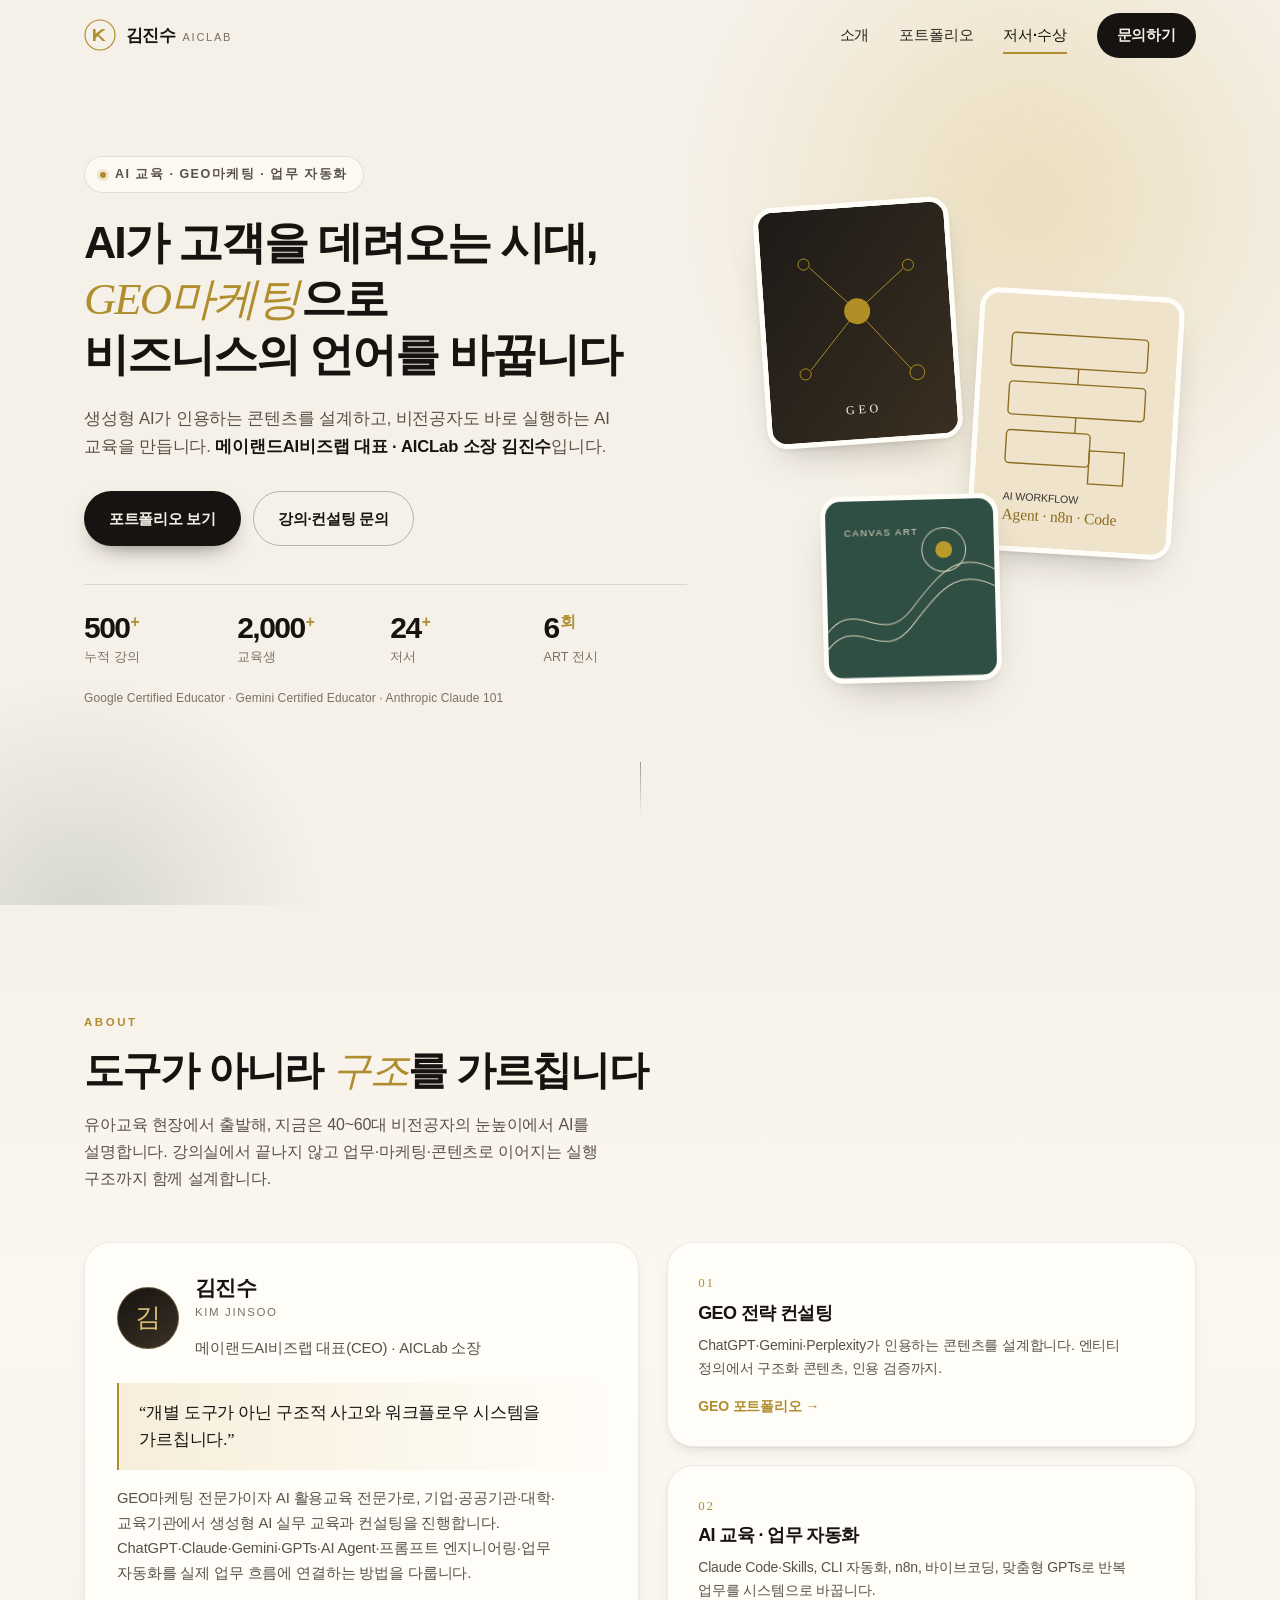
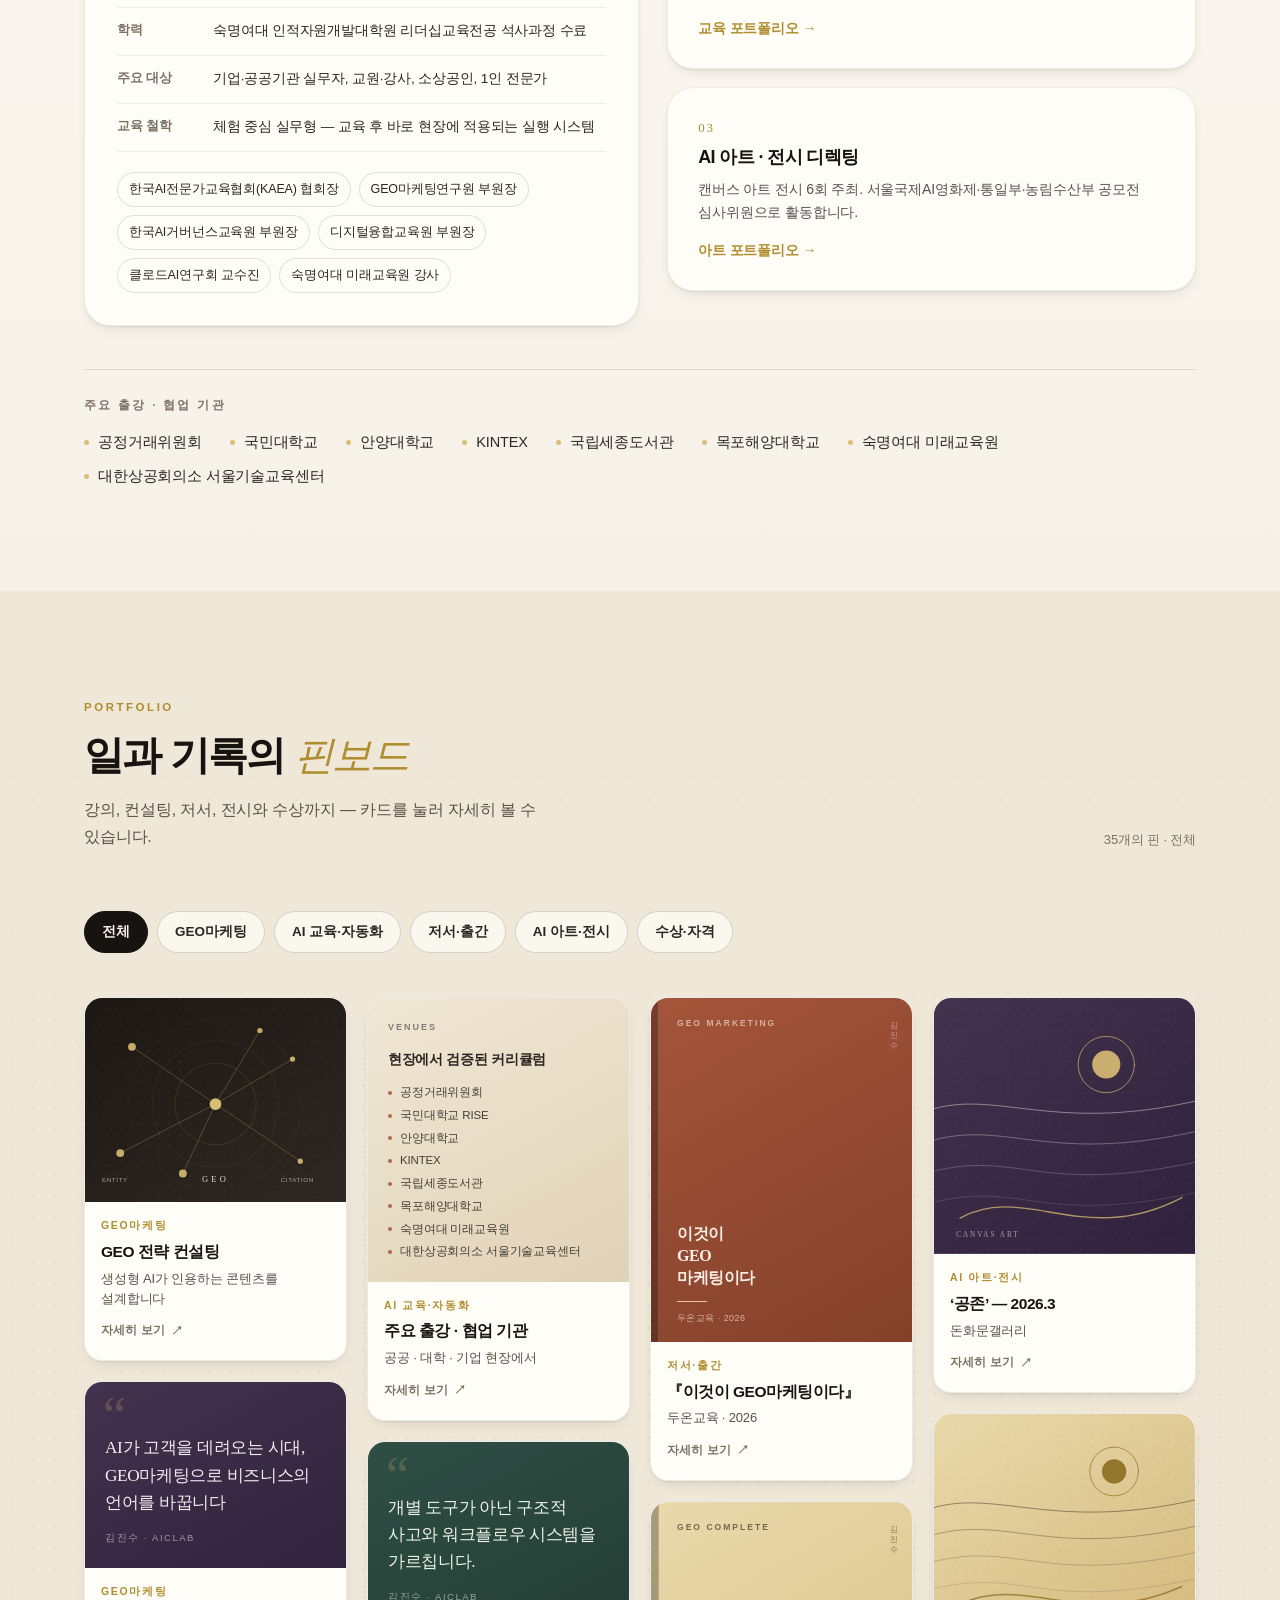
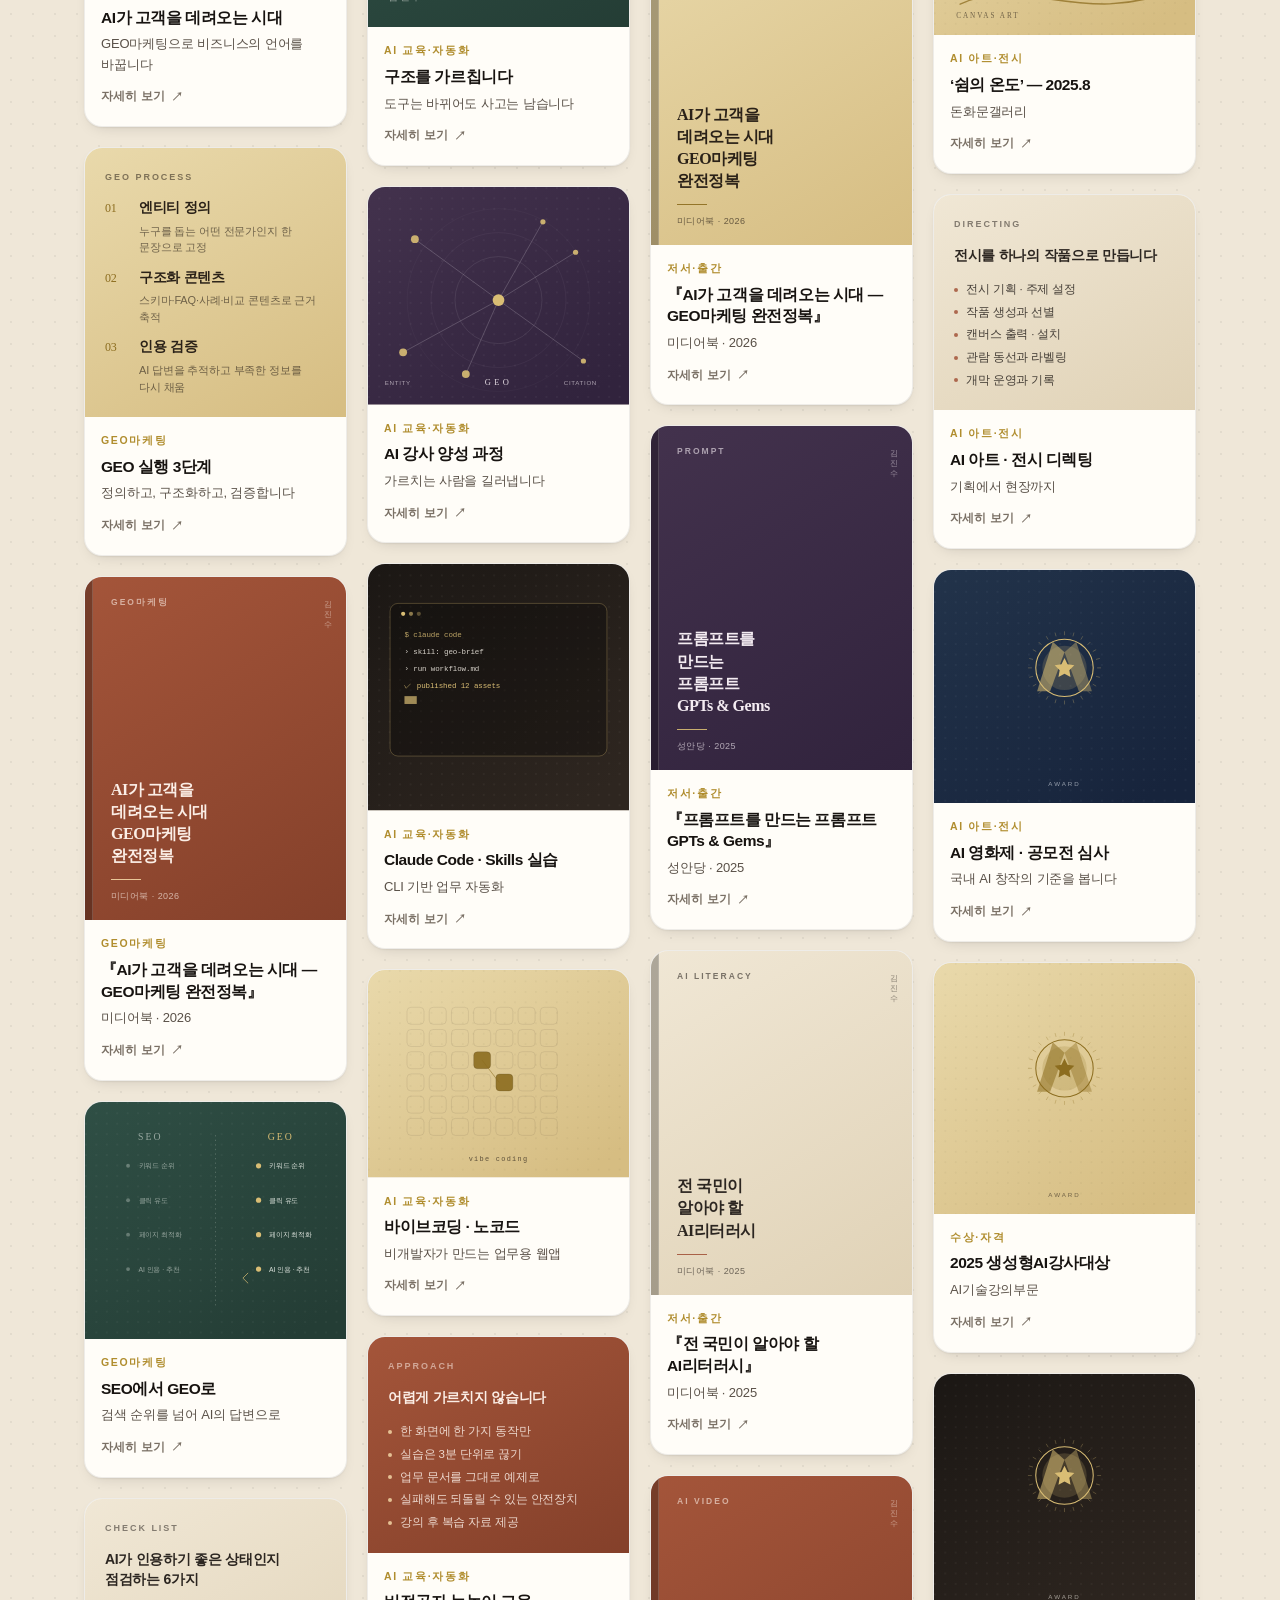
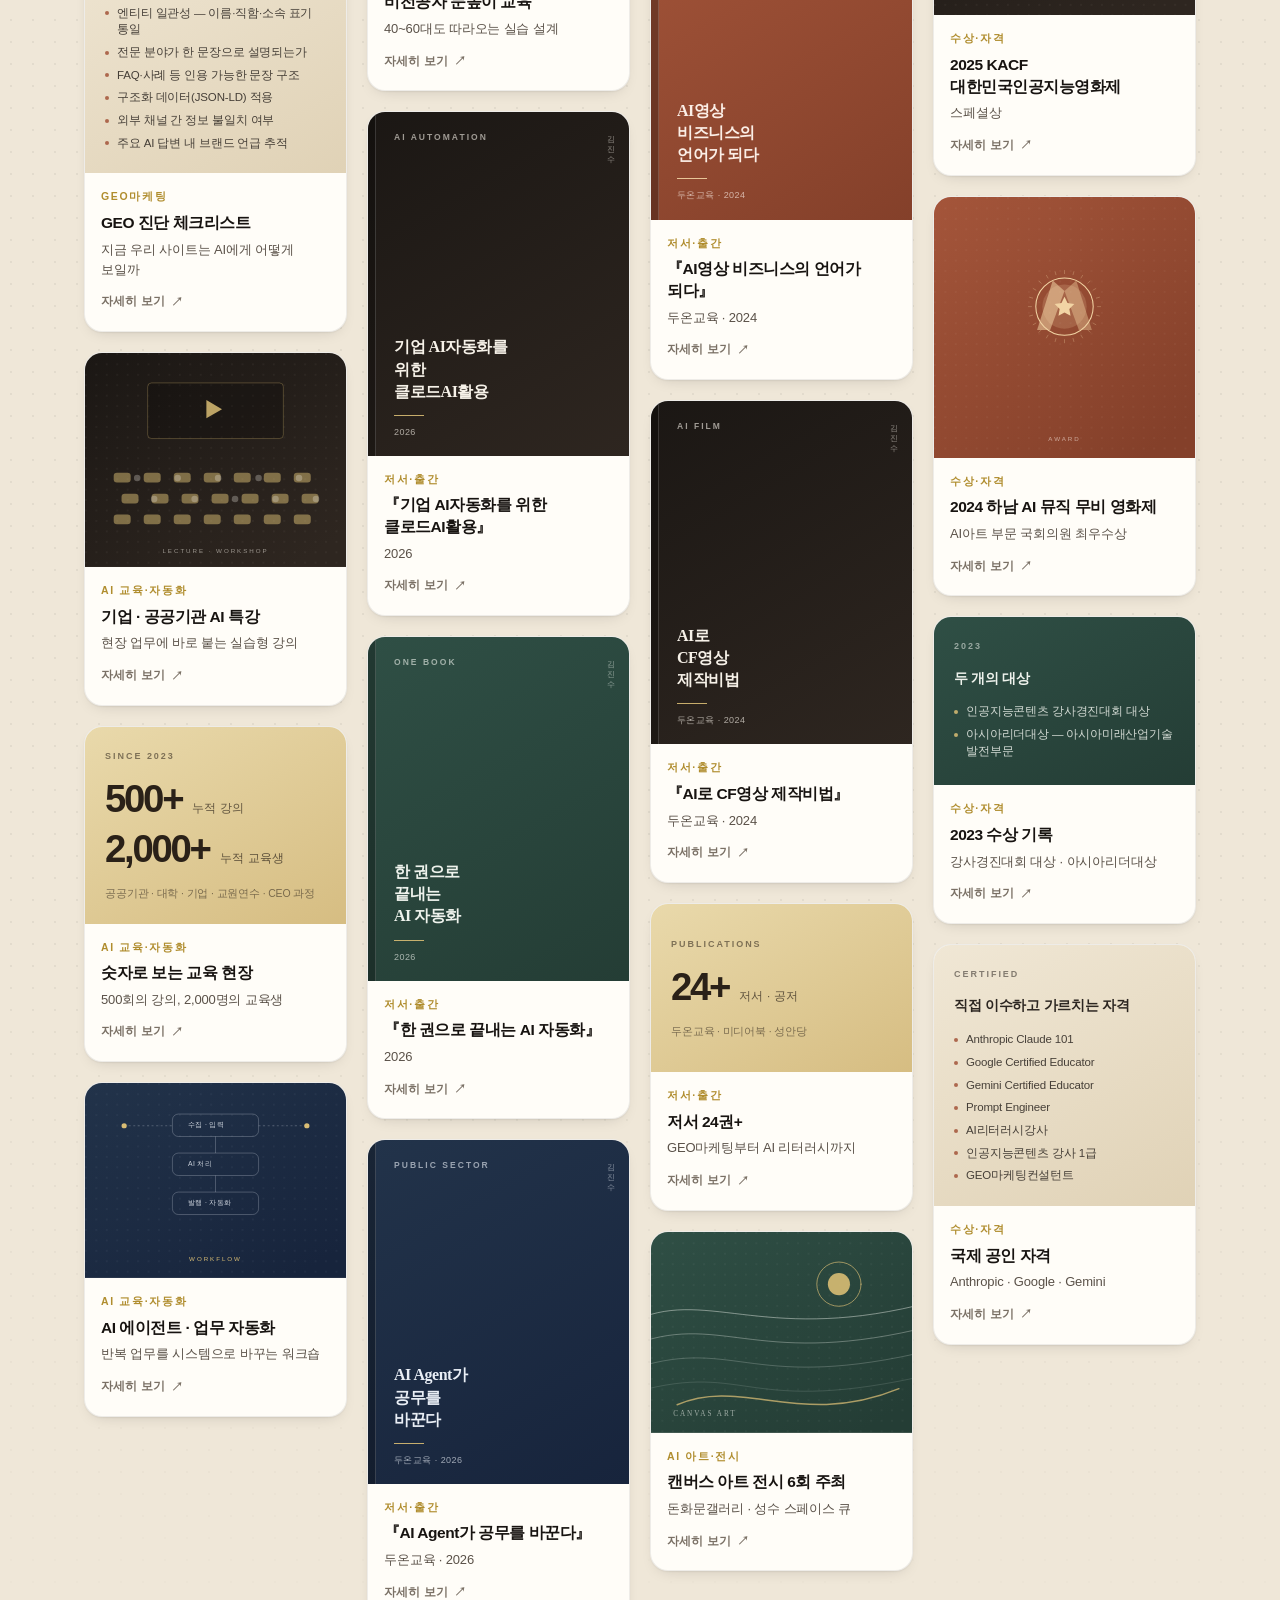
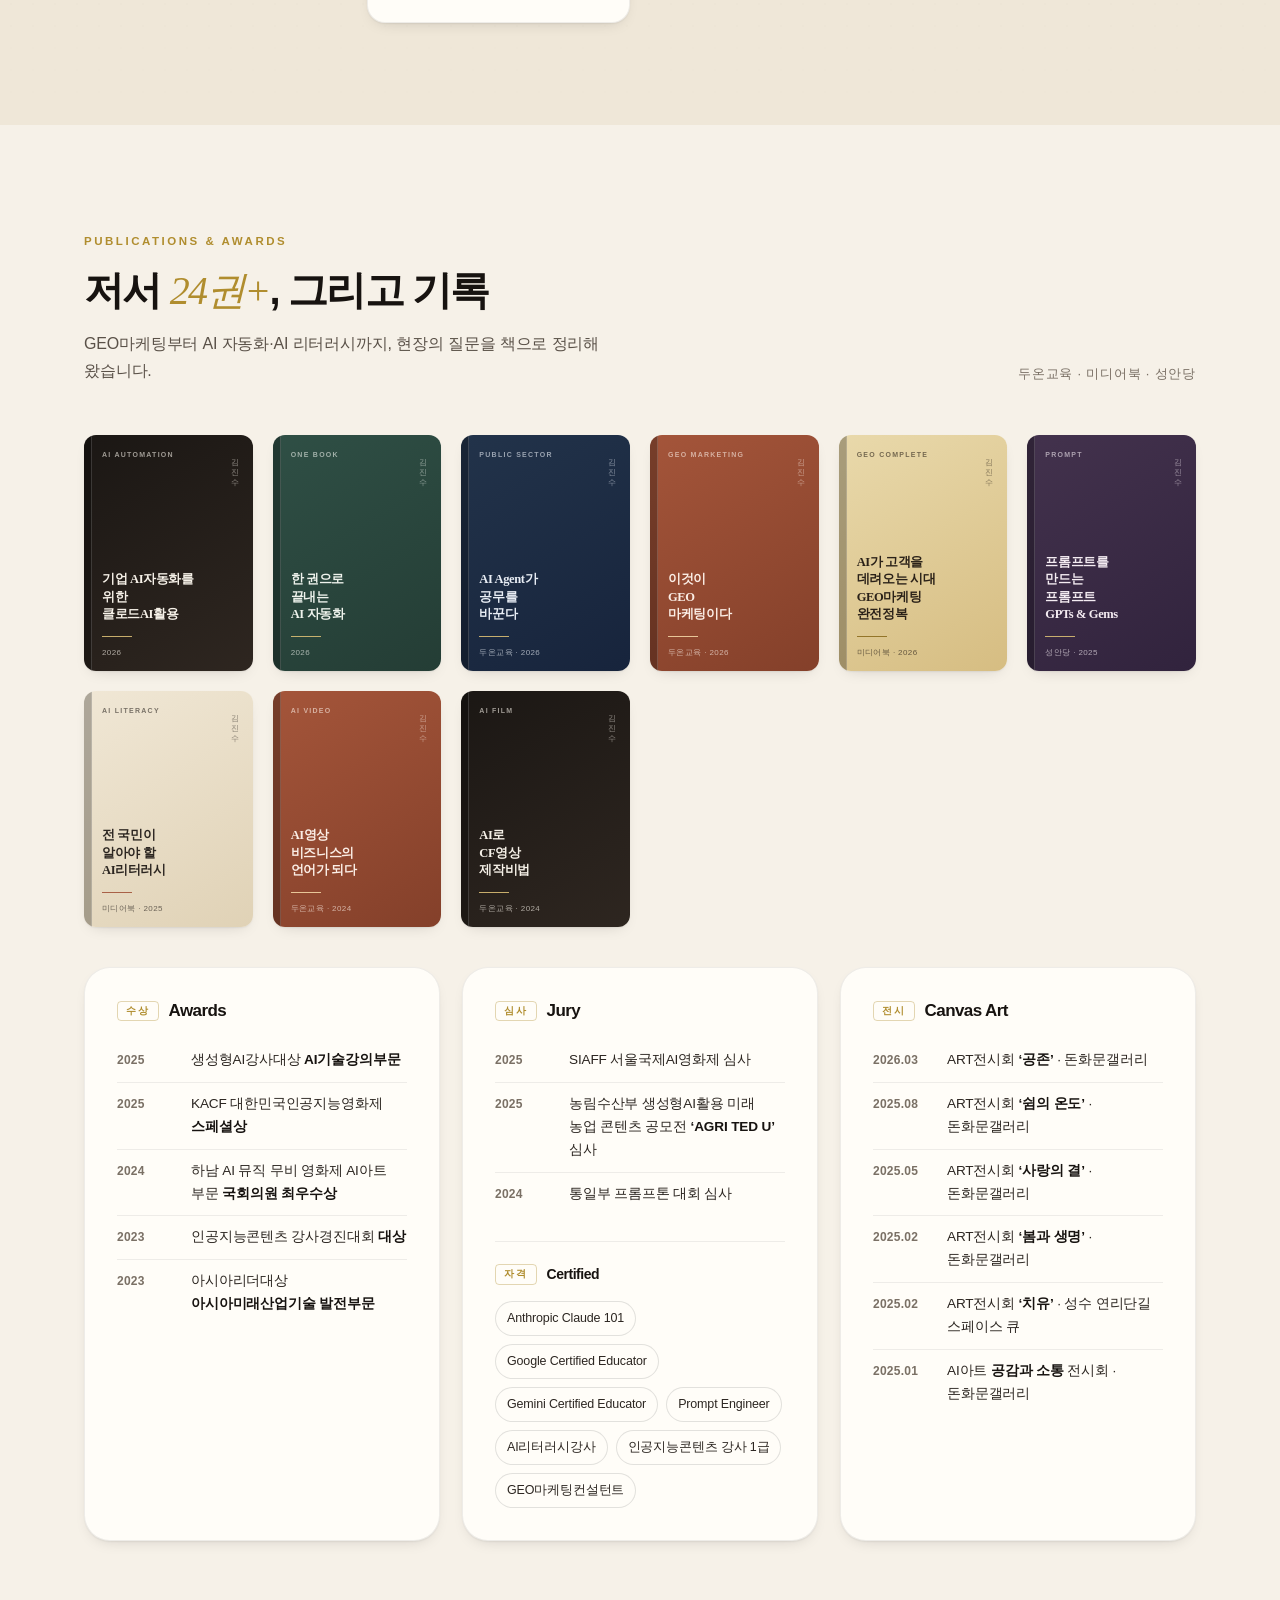
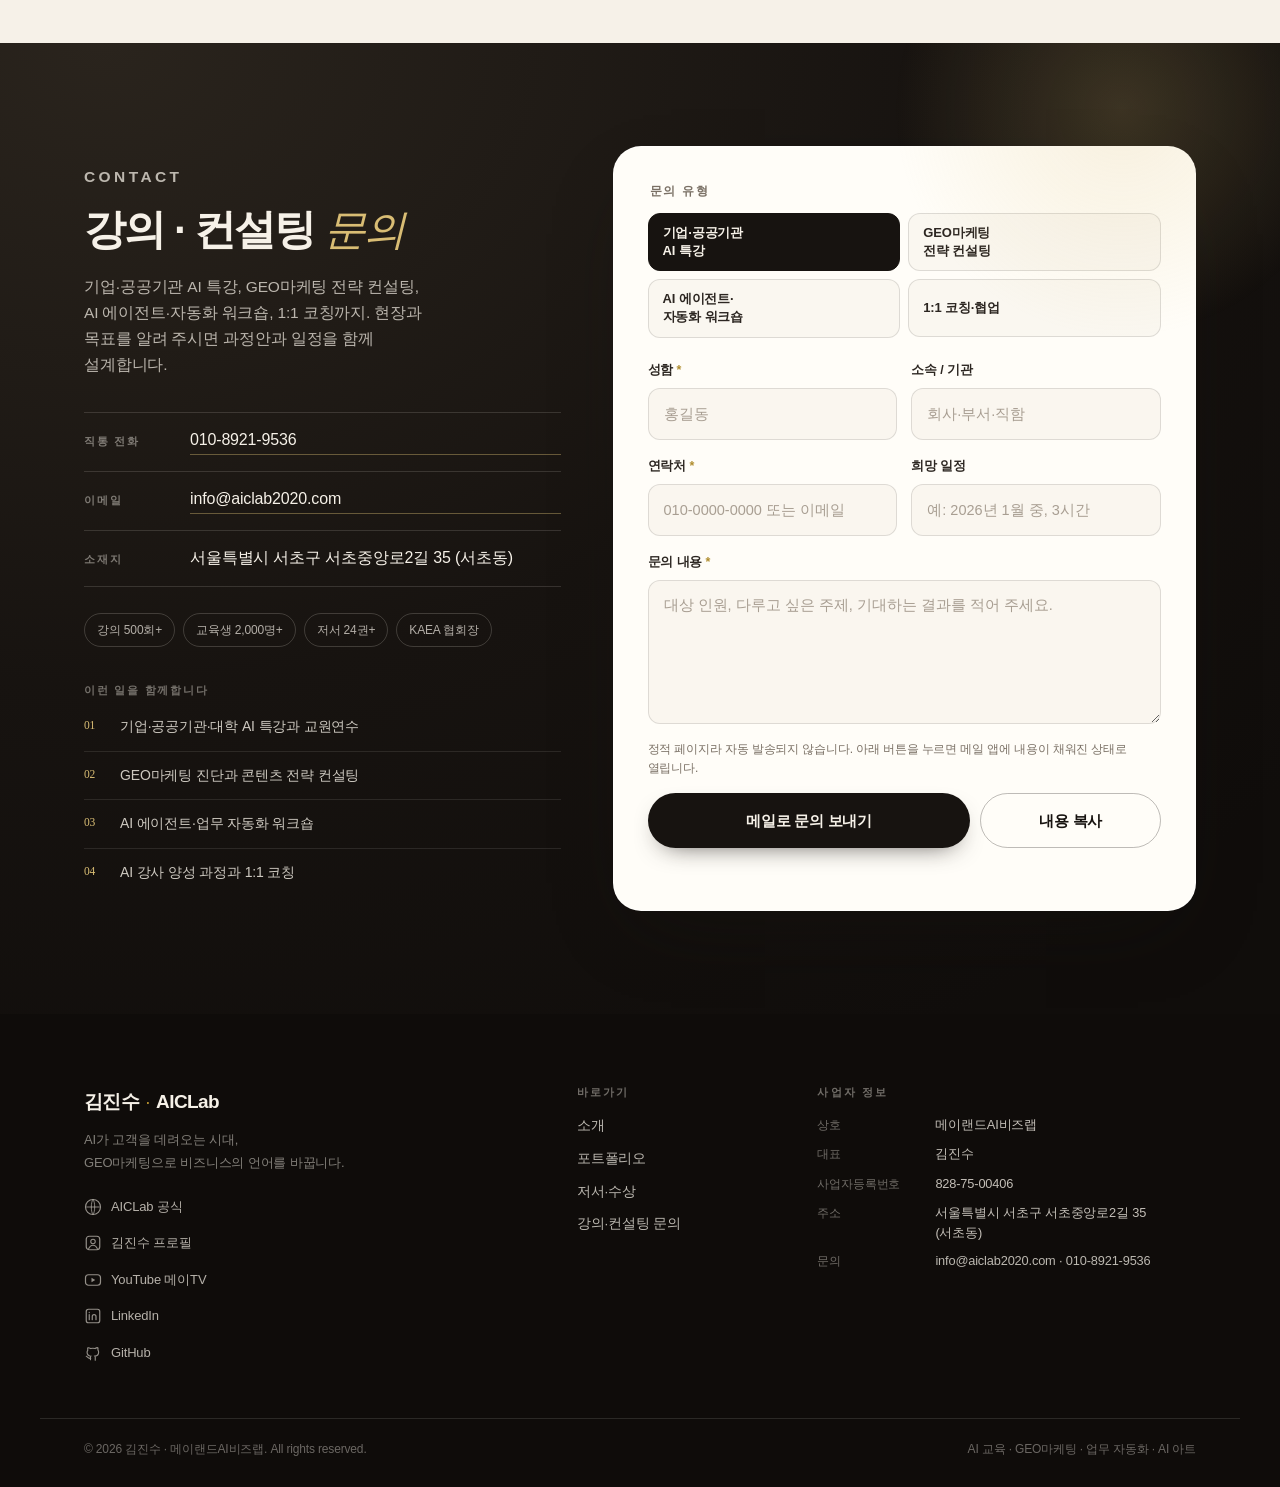
<file: index.html>
<!DOCTYPE html>
<html lang="ko">
<head>
<meta charset="utf-8" />
<meta name="viewport" content="width=device-width, initial-scale=1" />
<title>김진수 · AICLab | AI 교육 · GEO마케팅 · 업무 자동화</title>
<meta name="description" content="AI 전문가 김진수 — 메이랜드AI비즈랩 대표, AICLab 소장. GEO마케팅 전략 컨설팅, 기업·공공기관 AI 특강, AI 에이전트·업무 자동화, AI 아트 전시. 누적 강의 500회+, 교육생 2,000명+, 저서 24권+." />
<meta name="author" content="김진수" />
<meta name="theme-color" content="#f7f2ea" />
<meta property="og:type" content="website" />
<meta property="og:title" content="김진수 · AICLab | AI 교육 · GEO마케팅" />
<meta property="og:description" content="AI가 고객을 데려오는 시대, GEO마케팅으로 비즈니스의 언어를 바꿉니다. 생성형 AI가 인용하는 콘텐츠 설계와 비전공자 눈높이 AI 실전 교육." />
<meta property="og:locale" content="ko_KR" />
<meta name="twitter:card" content="summary_large_image" />
<link rel="icon" href="favicon.svg" type="image/svg+xml" />
<link rel="stylesheet" href="styles.css?v=7" />
<script type="application/ld+json">
{
  "@context": "https://schema.org",
  "@type": "Person",
  "name": "김진수",
  "alternateName": "Kim Jinsoo",
  "jobTitle": "메이랜드AI비즈랩 대표, AICLab(AI콘텐츠융합연구소) 소장",
  "description": "생성형 AI 활용교육과 GEO마케팅, AI 업무 자동화를 연구하고 교육하는 AI 전문가.",
  "email": "mailto:info@aiclab2020.com",
  "telephone": "+82-10-8921-9536",
  "address": { "@type": "PostalAddress", "streetAddress": "서초중앙로2길 35", "addressLocality": "서초구, 서울특별시", "addressCountry": "KR" },
  "alumniOf": { "@type": "CollegeOrUniversity", "name": "숙명여자대학교 인적자원개발대학원 리더십교육전공" },
  "worksFor": { "@type": "Organization", "name": "메이랜드AI비즈랩" },
  "knowsAbout": ["Generative Engine Optimization", "GEO마케팅", "생성형 AI 활용교육", "프롬프트 엔지니어링", "AI 에이전트", "업무 자동화", "AI 아트"],
  "sameAs": [
    "https://www.aiclab.kr",
    "https://kimjinsoo.aiclab.kr",
    "https://www.youtube.com/@AI_coach_May",
    "https://linkedin.com/in/kim-jinsoo",
    "https://github.com/kjs369369"
  ]
}
</script>
</head>
<body>
<a class="skip-link" href="#portfolio">본문으로 바로 가기</a>

<!-- ───────────── Header ───────────── -->
<header class="site-header" id="siteHeader">
  <div class="wrap header-inner">
    <a class="brand" href="#top" aria-label="김진수 · AICLab 홈">
      <span class="brand__mark" aria-hidden="true">
        <svg viewBox="0 0 32 32" width="32" height="32"><circle cx="16" cy="16" r="15" fill="none" stroke="currentColor" stroke-width="1.2"/><path d="M9 22V10h2.6v4.8L18 10h3.4l-6.6 5.6L21.8 22h-3.5l-4.3-4.9L11.6 19v3z" fill="currentColor"/></svg>
      </span>
      <span class="brand__text">
        <strong>김진수</strong>
        <span>AICLab</span>
      </span>
    </a>

    <nav class="nav" id="primaryNav" aria-label="주요 메뉴">
      <a href="#about">소개</a>
      <a href="#portfolio">포트폴리오</a>
      <a href="#books">저서·수상</a>
      <a class="nav__cta" href="#contact">문의하기</a>
    </nav>

    <button class="burger" id="burger" aria-label="메뉴 열기" aria-expanded="false" aria-controls="primaryNav">
      <span></span><span></span><span></span>
    </button>
  </div>
</header>

<main id="top">

  <!-- ───────────── Hero ───────────── -->
  <section class="hero">
    <div class="wrap hero__grid">
      <div class="hero__copy">
        <p class="eyebrow"><span class="dot" aria-hidden="true"></span> AI 교육 · GEO마케팅 · 업무 자동화</p>
        <h1>AI가 고객을 데려오는 시대,<br /><em>GEO마케팅</em>으로<br />비즈니스의 언어를 바꿉니다</h1>
        <p class="hero__lead">
          생성형 AI가 인용하는 콘텐츠를 설계하고, 비전공자도 바로 실행하는 AI 교육을 만듭니다.
          <strong>메이랜드AI비즈랩 대표 · AICLab 소장 김진수</strong>입니다.
        </p>
        <div class="hero__actions">
          <a class="btn btn--primary" href="#portfolio">포트폴리오 보기</a>
          <a class="btn btn--ghost" href="#contact">강의·컨설팅 문의</a>
        </div>
        <ul class="hero__badges" aria-label="주요 성과">
          <li><strong>500<sup>+</sup></strong><span>누적 강의</span></li>
          <li><strong>2,000<sup>+</sup></strong><span>교육생</span></li>
          <li><strong>24<sup>+</sup></strong><span>저서</span></li>
          <li><strong>6<sup>회</sup></strong><span>ART 전시</span></li>
        </ul>
        <p class="hero__certs">Google Certified Educator · Gemini Certified Educator · Anthropic Claude 101</p>
      </div>

      <div class="hero__pins" aria-hidden="true">
        <div class="hero-pin hero-pin--a">
          <svg viewBox="0 0 200 250" role="presentation">
            <defs>
              <linearGradient id="hg1" x1="0" y1="0" x2="1" y2="1">
                <stop offset="0" stop-color="#1d1a17"/><stop offset="1" stop-color="#3a2f21"/>
              </linearGradient>
            </defs>
            <rect width="200" height="250" fill="url(#hg1)"/>
            <g stroke="#c9a227" stroke-width="1" fill="none" opacity=".85">
              <circle cx="100" cy="112" r="14" fill="#c9a227" stroke="none"/>
              <circle cx="46" cy="58" r="6"/><circle cx="158" cy="66" r="6"/>
              <circle cx="40" cy="176" r="6"/><circle cx="160" cy="182" r="8"/>
              <path d="M100 112 52 62M100 112 152 70M100 112 46 172M100 112 154 178"/>
            </g>
            <text x="100" y="222" text-anchor="middle" fill="#f7f2ea" font-size="13" font-family="Georgia,serif" letter-spacing="4">GEO</text>
          </svg>
        </div>
        <div class="hero-pin hero-pin--b">
          <svg viewBox="0 0 200 260" role="presentation">
            <rect width="200" height="260" fill="#efe3cb"/>
            <g fill="none" stroke="#8c6d1f" stroke-width="1.4">
              <rect x="30" y="40" width="140" height="34" rx="4"/>
              <rect x="30" y="90" width="140" height="34" rx="4"/>
              <rect x="30" y="140" width="86" height="34" rx="4"/>
              <path d="M100 57h-0M100 74v16M100 124v16M116 157h36v34h-36z"/>
            </g>
            <text x="30" y="212" fill="#3a3430" font-size="11" font-family="sans-serif">AI WORKFLOW</text>
            <text x="30" y="232" fill="#8c6d1f" font-size="16" font-family="Georgia,serif">Agent · n8n · Code</text>
          </svg>
        </div>
        <div class="hero-pin hero-pin--c">
          <svg viewBox="0 0 200 210" role="presentation">
            <rect width="200" height="210" fill="#2f4f45"/>
            <g fill="none" stroke="#e8dcc0" stroke-width="1.2" opacity=".9">
              <path d="M-10 170c40-70 70 10 110-40s60-70 110-40"/>
              <path d="M-10 190c40-70 70 10 110-40s60-70 110-40"/>
              <circle cx="140" cy="60" r="26"/>
              <circle cx="140" cy="60" r="10" fill="#c9a227" stroke="none"/>
            </g>
            <text x="22" y="42" fill="#e8dcc0" font-size="11" font-family="sans-serif" letter-spacing="2">CANVAS ART</text>
          </svg>
        </div>
      </div>
    </div>
    <div class="hero__scroll" aria-hidden="true"><span></span></div>
  </section>

  <!-- ───────────── About ───────────── -->
  <section class="section section--about" id="about">
    <div class="wrap">
      <header class="section__head">
        <p class="kicker">About</p>
        <h2>도구가 아니라 <em>구조</em>를 가르칩니다</h2>
        <p class="section__lead">
          유아교육 현장에서 출발해, 지금은 40~60대 비전공자의 눈높이에서 AI를 설명합니다.
          강의실에서 끝나지 않고 업무·마케팅·콘텐츠로 이어지는 실행 구조까지 함께 설계합니다.
        </p>
      </header>

      <div class="about__grid">
        <article class="card card--profile">
          <div class="profile__top">
            <div class="avatar" aria-hidden="true">
              <span>김</span>
            </div>
            <div>
              <h3>김진수 <small>Kim Jinsoo</small></h3>
              <p class="profile__role">메이랜드AI비즈랩 대표(CEO) · AICLab 소장</p>
            </div>
          </div>
          <blockquote class="quote quote--inline">
            “개별 도구가 아닌 구조적 사고와 워크플로우 시스템을 가르칩니다.”
          </blockquote>
          <p>
            GEO마케팅 전문가이자 AI 활용교육 전문가로, 기업·공공기관·대학·교육기관에서 생성형 AI 실무 교육과
            컨설팅을 진행합니다. ChatGPT·Claude·Gemini·GPTs·AI Agent·프롬프트 엔지니어링·업무 자동화를
            실제 업무 흐름에 연결하는 방법을 다룹니다.
          </p>
          <dl class="profile__facts">
            <div><dt>학력</dt><dd>숙명여대 인적자원개발대학원 리더십교육전공 석사과정 수료</dd></div>
            <div><dt>주요 대상</dt><dd>기업·공공기관 실무자, 교원·강사, 소상공인, 1인 전문가</dd></div>
            <div><dt>교육 철학</dt><dd>체험 중심 실무형 — 교육 후 바로 현장에 적용되는 실행 시스템</dd></div>
          </dl>
          <ul class="chips chips--tight" aria-label="주요 직함">
            <li>한국AI전문가교육협회(KAEA) 협회장</li>
            <li>GEO마케팅연구원 부원장</li>
            <li>한국AI거버넌스교육원 부원장</li>
            <li>디지털융합교육원 부원장</li>
            <li>클로드AI연구회 교수진</li>
            <li>숙명여대 미래교육원 강사</li>
          </ul>
        </article>

        <div class="about__pillars">
          <article class="card card--pillar">
            <span class="pillar__no">01</span>
            <h3>GEO 전략 컨설팅</h3>
            <p>ChatGPT·Gemini·Perplexity가 인용하는 콘텐츠를 설계합니다. 엔티티 정의에서 구조화 콘텐츠, 인용 검증까지.</p>
            <a class="text-link" href="#portfolio" data-filter-jump="geo">GEO 포트폴리오 →</a>
          </article>
          <article class="card card--pillar">
            <span class="pillar__no">02</span>
            <h3>AI 교육 · 업무 자동화</h3>
            <p>Claude Code·Skills, CLI 자동화, n8n, 바이브코딩, 맞춤형 GPTs로 반복 업무를 시스템으로 바꿉니다.</p>
            <a class="text-link" href="#portfolio" data-filter-jump="edu">교육 포트폴리오 →</a>
          </article>
          <article class="card card--pillar">
            <span class="pillar__no">03</span>
            <h3>AI 아트 · 전시 디렉팅</h3>
            <p>캔버스 아트 전시 6회 주최. 서울국제AI영화제·통일부·농림수산부 공모전 심사위원으로 활동합니다.</p>
            <a class="text-link" href="#portfolio" data-filter-jump="art">아트 포트폴리오 →</a>
          </article>
        </div>
      </div>

      <div class="venues">
        <p class="venues__label">주요 출강 · 협업 기관</p>
        <ul class="venues__list">
          <li>공정거래위원회</li>
          <li>국민대학교</li>
          <li>안양대학교</li>
          <li>KINTEX</li>
          <li>국립세종도서관</li>
          <li>목포해양대학교</li>
          <li>숙명여대 미래교육원</li>
          <li>대한상공회의소 서울기술교육센터</li>
        </ul>
      </div>
    </div>
  </section>

  <!-- ───────────── Portfolio ───────────── -->
  <section class="section section--portfolio" id="portfolio">
    <div class="wrap">
      <header class="section__head section__head--row">
        <div>
          <p class="kicker">Portfolio</p>
          <h2>일과 기록의 <em>핀보드</em></h2>
          <p class="section__lead">강의, 컨설팅, 저서, 전시와 수상까지 — 카드를 눌러 자세히 볼 수 있습니다.</p>
        </div>
        <p class="pin-count" id="pinCount" aria-live="polite"></p>
      </header>

      <div class="filters" role="group" aria-label="포트폴리오 카테고리 필터">
        <button class="chip is-active" data-filter="all" aria-pressed="true">전체</button>
        <button class="chip" data-filter="geo" aria-pressed="false">GEO마케팅</button>
        <button class="chip" data-filter="edu" aria-pressed="false">AI 교육·자동화</button>
        <button class="chip" data-filter="book" aria-pressed="false">저서·출간</button>
        <button class="chip" data-filter="art" aria-pressed="false">AI 아트·전시</button>
        <button class="chip" data-filter="award" aria-pressed="false">수상·자격</button>
      </div>

      <div class="masonry" id="grid"></div>

      <noscript>
        <div class="noscript">
          <h3>주요 활동 요약</h3>
          <ul>
            <li>GEO마케팅 전략 컨설팅 — 생성형 AI가 인용하는 콘텐츠·엔티티 구조 설계</li>
            <li>AI 에이전트·업무 자동화 — Claude Code/Skills, CLI 자동화, n8n, 바이브코딩, 맞춤형 GPTs</li>
            <li>기업·공공기관·대학 출강 및 강사 양성 — 누적 강의 500회+, 교육생 2,000명+</li>
            <li>AI 아트·전시 디렉팅 — 캔버스 아트 전시 6회 주최, 국내 AI 영화제·공모전 심사</li>
            <li>저서 24권+ — 『이것이 GEO마케팅이다』, 『AI Agent가 공무를 바꾼다』, 『프롬프트를 만드는 프롬프트 GPTs &amp; Gems』 등</li>
          </ul>
        </div>
      </noscript>
    </div>
  </section>

  <!-- ───────────── Books & Awards ───────────── -->
  <section class="section section--books" id="books">
    <div class="wrap">
      <header class="section__head section__head--row">
        <div>
          <p class="kicker">Publications &amp; Awards</p>
          <h2>저서 <em>24권+</em>, 그리고 기록</h2>
          <p class="section__lead">GEO마케팅부터 AI 자동화·AI 리터러시까지, 현장의 질문을 책으로 정리해 왔습니다.</p>
        </div>
        <p class="books__meta">두온교육 · 미디어북 · 성안당</p>
      </header>

      <div class="books__grid" id="shelf"></div>

      <div class="awards__grid">
        <article class="card card--list">
          <h3><span class="card__label">수상</span> Awards</h3>
          <ul class="timeline">
            <li><span class="timeline__year">2025</span><span>생성형AI강사대상 <em>AI기술강의부문</em></span></li>
            <li><span class="timeline__year">2025</span><span>KACF 대한민국인공지능영화제 <em>스페셜상</em></span></li>
            <li><span class="timeline__year">2024</span><span>하남 AI 뮤직 무비 영화제 AI아트 부문 <em>국회의원 최우수상</em></span></li>
            <li><span class="timeline__year">2023</span><span>인공지능콘텐츠 강사경진대회 <em>대상</em></span></li>
            <li><span class="timeline__year">2023</span><span>아시아리더대상 <em>아시아미래산업기술 발전부문</em></span></li>
          </ul>
        </article>

        <article class="card card--list">
          <h3><span class="card__label">심사</span> Jury</h3>
          <ul class="timeline">
            <li><span class="timeline__year">2025</span><span>SIAFF 서울국제AI영화제 심사</span></li>
            <li><span class="timeline__year">2025</span><span>농림수산부 생성형AI활용 미래 농업 콘텐츠 공모전 <em>‘AGRI TED U’</em> 심사</span></li>
            <li><span class="timeline__year">2024</span><span>통일부 프롬프톤 대회 심사</span></li>
          </ul>
          <h3 class="card__sub"><span class="card__label">자격</span> Certified</h3>
          <ul class="chips chips--tight">
            <li>Anthropic Claude 101</li>
            <li>Google Certified Educator</li>
            <li>Gemini Certified Educator</li>
            <li>Prompt Engineer</li>
            <li>AI리터러시강사</li>
            <li>인공지능콘텐츠 강사 1급</li>
            <li>GEO마케팅컨설턴트</li>
          </ul>
        </article>

        <article class="card card--list card--exhib">
          <h3><span class="card__label">전시</span> Canvas Art</h3>
          <ul class="timeline">
            <li><span class="timeline__year">2026.03</span><span>ART전시회 <em>‘공존’</em> · 돈화문갤러리</span></li>
            <li><span class="timeline__year">2025.08</span><span>ART전시회 <em>‘쉼의 온도’</em> · 돈화문갤러리</span></li>
            <li><span class="timeline__year">2025.05</span><span>ART전시회 <em>‘사랑의 결’</em> · 돈화문갤러리</span></li>
            <li><span class="timeline__year">2025.02</span><span>ART전시회 <em>‘봄과 생명’</em> · 돈화문갤러리</span></li>
            <li><span class="timeline__year">2025.02</span><span>ART전시회 <em>‘치유’</em> · 성수 연리단길 스페이스 큐</span></li>
            <li><span class="timeline__year">2025.01</span><span>AI아트 <em>공감과 소통</em> 전시회 · 돈화문갤러리</span></li>
          </ul>
        </article>
      </div>
    </div>
  </section>

  <!-- ───────────── Contact ───────────── -->
  <section class="section section--contact" id="contact">
    <div class="wrap contact__grid">
      <div class="contact__intro">
        <p class="kicker kicker--light">Contact</p>
        <h2>강의 · 컨설팅 <em>문의</em></h2>
        <p>
          기업·공공기관 AI 특강, GEO마케팅 전략 컨설팅, AI 에이전트·자동화 워크숍, 1:1 코칭까지.
          현장과 목표를 알려 주시면 과정안과 일정을 함께 설계합니다.
        </p>
        <ul class="contact__direct">
          <li>
            <span class="contact__label">직통 전화</span>
            <a href="tel:+821089219536">010-8921-9536</a>
          </li>
          <li>
            <span class="contact__label">이메일</span>
            <a href="mailto:info@aiclab2020.com">info@aiclab2020.com</a>
          </li>
          <li>
            <span class="contact__label">소재지</span>
            <span>서울특별시 서초구 서초중앙로2길 35 (서초동)</span>
          </li>
        </ul>
        <ul class="contact__trust">
          <li>강의 500회+</li>
          <li>교육생 2,000명+</li>
          <li>저서 24권+</li>
          <li>KAEA 협회장</li>
        </ul>

        <div class="contact__offer">
          <p class="contact__offer-label">이런 일을 함께합니다</p>
          <ul>
            <li><span>01</span>기업·공공기관·대학 AI 특강과 교원연수</li>
            <li><span>02</span>GEO마케팅 진단과 콘텐츠 전략 컨설팅</li>
            <li><span>03</span>AI 에이전트·업무 자동화 워크숍</li>
            <li><span>04</span>AI 강사 양성 과정과 1:1 코칭</li>
          </ul>
        </div>
      </div>

      <form class="inquiry" id="inquiryForm" novalidate>
        <fieldset class="inquiry__types">
          <legend>문의 유형</legend>
          <div class="type-grid">
            <label class="type"><input type="radio" name="type" value="기업·공공기관 AI 특강" checked /><span>기업·공공기관<br />AI 특강</span></label>
            <label class="type"><input type="radio" name="type" value="GEO마케팅 전략 컨설팅" /><span>GEO마케팅<br />전략 컨설팅</span></label>
            <label class="type"><input type="radio" name="type" value="AI 에이전트·자동화 워크숍" /><span>AI 에이전트·<br />자동화 워크숍</span></label>
            <label class="type"><input type="radio" name="type" value="1:1 코칭·협업" /><span>1:1 코칭·협업</span></label>
          </div>
        </fieldset>

        <div class="field-row">
          <div class="field">
            <label for="f-name">성함 <span aria-hidden="true">*</span></label>
            <input id="f-name" name="name" type="text" autocomplete="name" placeholder="홍길동" required />
          </div>
          <div class="field">
            <label for="f-org">소속 / 기관</label>
            <input id="f-org" name="org" type="text" autocomplete="organization" placeholder="회사·부서·직함" />
          </div>
        </div>

        <div class="field-row">
          <div class="field">
            <label for="f-contact">연락처 <span aria-hidden="true">*</span></label>
            <input id="f-contact" name="contact" type="text" autocomplete="tel" placeholder="010-0000-0000 또는 이메일" required />
          </div>
          <div class="field">
            <label for="f-when">희망 일정</label>
            <input id="f-when" name="when" type="text" placeholder="예: 2026년 1월 중, 3시간" />
          </div>
        </div>

        <div class="field">
          <label for="f-message">문의 내용 <span aria-hidden="true">*</span></label>
          <textarea id="f-message" name="message" rows="5" placeholder="대상 인원, 다루고 싶은 주제, 기대하는 결과를 적어 주세요." required></textarea>
        </div>

        <p class="inquiry__hint">정적 페이지라 자동 발송되지 않습니다. 아래 버튼을 누르면 메일 앱에 내용이 채워진 상태로 열립니다.</p>

        <div class="inquiry__actions">
          <button type="submit" class="btn btn--primary btn--block">메일로 문의 보내기</button>
          <button type="button" class="btn btn--ghost" id="copyBtn">내용 복사</button>
        </div>
        <p class="inquiry__status" id="formStatus" role="status" aria-live="polite"></p>

        <div class="inquiry__done" id="donePanel" hidden>
          <h3>문의 내용을 준비했습니다</h3>
          <p>메일 앱이 열리지 않았다면, 아래 내용을 복사해 <a href="mailto:info@aiclab2020.com">info@aiclab2020.com</a>으로 보내 주세요. 급하신 건은 <a href="tel:+821089219536">010-8921-9536</a>으로 연락 주십시오.</p>
          <pre id="donePreview" tabindex="0" aria-label="문의 내용 미리보기"></pre>
          <div class="inquiry__done-actions">
            <button type="button" class="btn btn--primary" id="copyAgain">내용 복사</button>
            <a class="btn btn--ghost" id="mailtoAgain" href="mailto:info@aiclab2020.com">메일 앱 다시 열기</a>
          </div>
        </div>
      </form>
    </div>
  </section>
</main>

<!-- ───────────── Footer ───────────── -->
<footer class="site-footer">
  <div class="wrap footer__grid">
    <div class="footer__brand">
      <p class="footer__logo">김진수<span>·</span>AICLab</p>
      <p class="footer__tag">AI가 고객을 데려오는 시대,<br />GEO마케팅으로 비즈니스의 언어를 바꿉니다.</p>
      <ul class="footer__social" aria-label="채널">
        <li><a href="https://www.aiclab.kr" target="_blank" rel="noopener">
          <svg viewBox="0 0 24 24" width="18" height="18" aria-hidden="true"><circle cx="12" cy="12" r="10" fill="none" stroke="currentColor" stroke-width="1.6"/><path d="M3 12h18M12 2c3 3.4 3 16.6 0 20M12 2c-3 3.4-3 16.6 0 20" fill="none" stroke="currentColor" stroke-width="1.2"/></svg>
          AICLab 공식</a></li>
        <li><a href="https://kimjinsoo.aiclab.kr" target="_blank" rel="noopener">
          <svg viewBox="0 0 24 24" width="18" height="18" aria-hidden="true"><rect x="3" y="3" width="18" height="18" rx="4" fill="none" stroke="currentColor" stroke-width="1.6"/><circle cx="12" cy="10" r="3" fill="none" stroke="currentColor" stroke-width="1.4"/><path d="M6 20c1.5-3.4 4-5 6-5s4.5 1.6 6 5" fill="none" stroke="currentColor" stroke-width="1.4"/></svg>
          김진수 프로필</a></li>
        <li><a href="https://www.youtube.com/@AI_coach_May" target="_blank" rel="noopener">
          <svg viewBox="0 0 24 24" width="18" height="18" aria-hidden="true"><rect x="2" y="5" width="20" height="14" rx="4" fill="none" stroke="currentColor" stroke-width="1.6"/><path d="M10 9l5 3-5 3z" fill="currentColor"/></svg>
          YouTube 메이TV</a></li>
        <li><a href="https://linkedin.com/in/kim-jinsoo" target="_blank" rel="noopener">
          <svg viewBox="0 0 24 24" width="18" height="18" aria-hidden="true"><rect x="3" y="3" width="18" height="18" rx="3" fill="none" stroke="currentColor" stroke-width="1.6"/><path d="M7 10v7M7 7.2v.2M11 17v-4.2c0-1.6 1-2.6 2.4-2.6S16 11.2 16 12.8V17" fill="none" stroke="currentColor" stroke-width="1.6" stroke-linecap="round"/></svg>
          LinkedIn</a></li>
        <li><a href="https://github.com/kjs369369" target="_blank" rel="noopener">
          <svg viewBox="0 0 24 24" width="18" height="18" aria-hidden="true"><path d="M9 19c-4 1.2-4-2.2-6-2.7m12 5.2v-3.4c0-1 .1-1.4-.5-2 3-.3 5-1.5 5-5.2 0-1.2-.4-2.2-1-3 .3-.9.3-2-.1-3 0 0-1.4-.4-3.6 1.2a12 12 0 0 0-6 0C6.6 4.7 5.2 5.1 5.2 5.1c-.4 1-.4 2.1-.1 3-.6.8-1 1.8-1 3 0 3.7 2 4.9 5 5.2-.4.4-.5.9-.5 1.5V21" fill="none" stroke="currentColor" stroke-width="1.5" stroke-linecap="round"/></svg>
          GitHub</a></li>
      </ul>
    </div>

    <div class="footer__col">
      <h3>바로가기</h3>
      <ul>
        <li><a href="#about">소개</a></li>
        <li><a href="#portfolio">포트폴리오</a></li>
        <li><a href="#books">저서·수상</a></li>
        <li><a href="#contact">강의·컨설팅 문의</a></li>
      </ul>
    </div>

    <div class="footer__col footer__biz">
      <h3>사업자 정보</h3>
      <dl>
        <div><dt>상호</dt><dd>메이랜드AI비즈랩</dd></div>
        <div><dt>대표</dt><dd>김진수</dd></div>
        <div><dt>사업자등록번호</dt><dd>828-75-00406</dd></div>
        <div><dt>주소</dt><dd>서울특별시 서초구 서초중앙로2길 35 (서초동)</dd></div>
        <div><dt>문의</dt><dd><a href="mailto:info@aiclab2020.com">info@aiclab2020.com</a> · <a href="tel:+821089219536">010-8921-9536</a></dd></div>
      </dl>
    </div>
  </div>
  <div class="wrap footer__bottom">
    <p>© <span id="year">2026</span> 김진수 · 메이랜드AI비즈랩. All rights reserved.</p>
    <p class="footer__note">AI 교육 · GEO마케팅 · 업무 자동화 · AI 아트</p>
  </div>
</footer>

<a class="fab" href="#contact" aria-label="강의·컨설팅 문의하기">문의</a>

<!-- ───────────── Modal ───────────── -->
<div class="modal" id="modal" role="dialog" aria-modal="true" aria-labelledby="modalTitle" hidden>
  <div class="modal__backdrop" data-close="1"></div>
  <div class="modal__panel" role="document">
    <button class="modal__close" data-close="1" aria-label="닫기">
      <svg viewBox="0 0 24 24" width="20" height="20" aria-hidden="true"><path d="M6 6l12 12M18 6L6 18" fill="none" stroke="currentColor" stroke-width="1.8" stroke-linecap="round"/></svg>
    </button>
    <div class="modal__visual" id="modalVisual"></div>
    <div class="modal__body">
      <p class="modal__cat" id="modalCat"></p>
      <h3 id="modalTitle"></h3>
      <p class="modal__sub" id="modalSub"></p>
      <div class="modal__content" id="modalContent"></div>
      <div class="modal__actions">
        <button class="btn btn--primary" id="modalAsk" type="button">이 분야로 문의하기</button>
        <a class="btn btn--ghost" id="modalLink" href="#" target="_blank" rel="noopener" hidden>자세히 보기</a>
      </div>
    </div>
  </div>
</div>

<script src="app.js?v=6"></script>
</body>
</html>
</file>
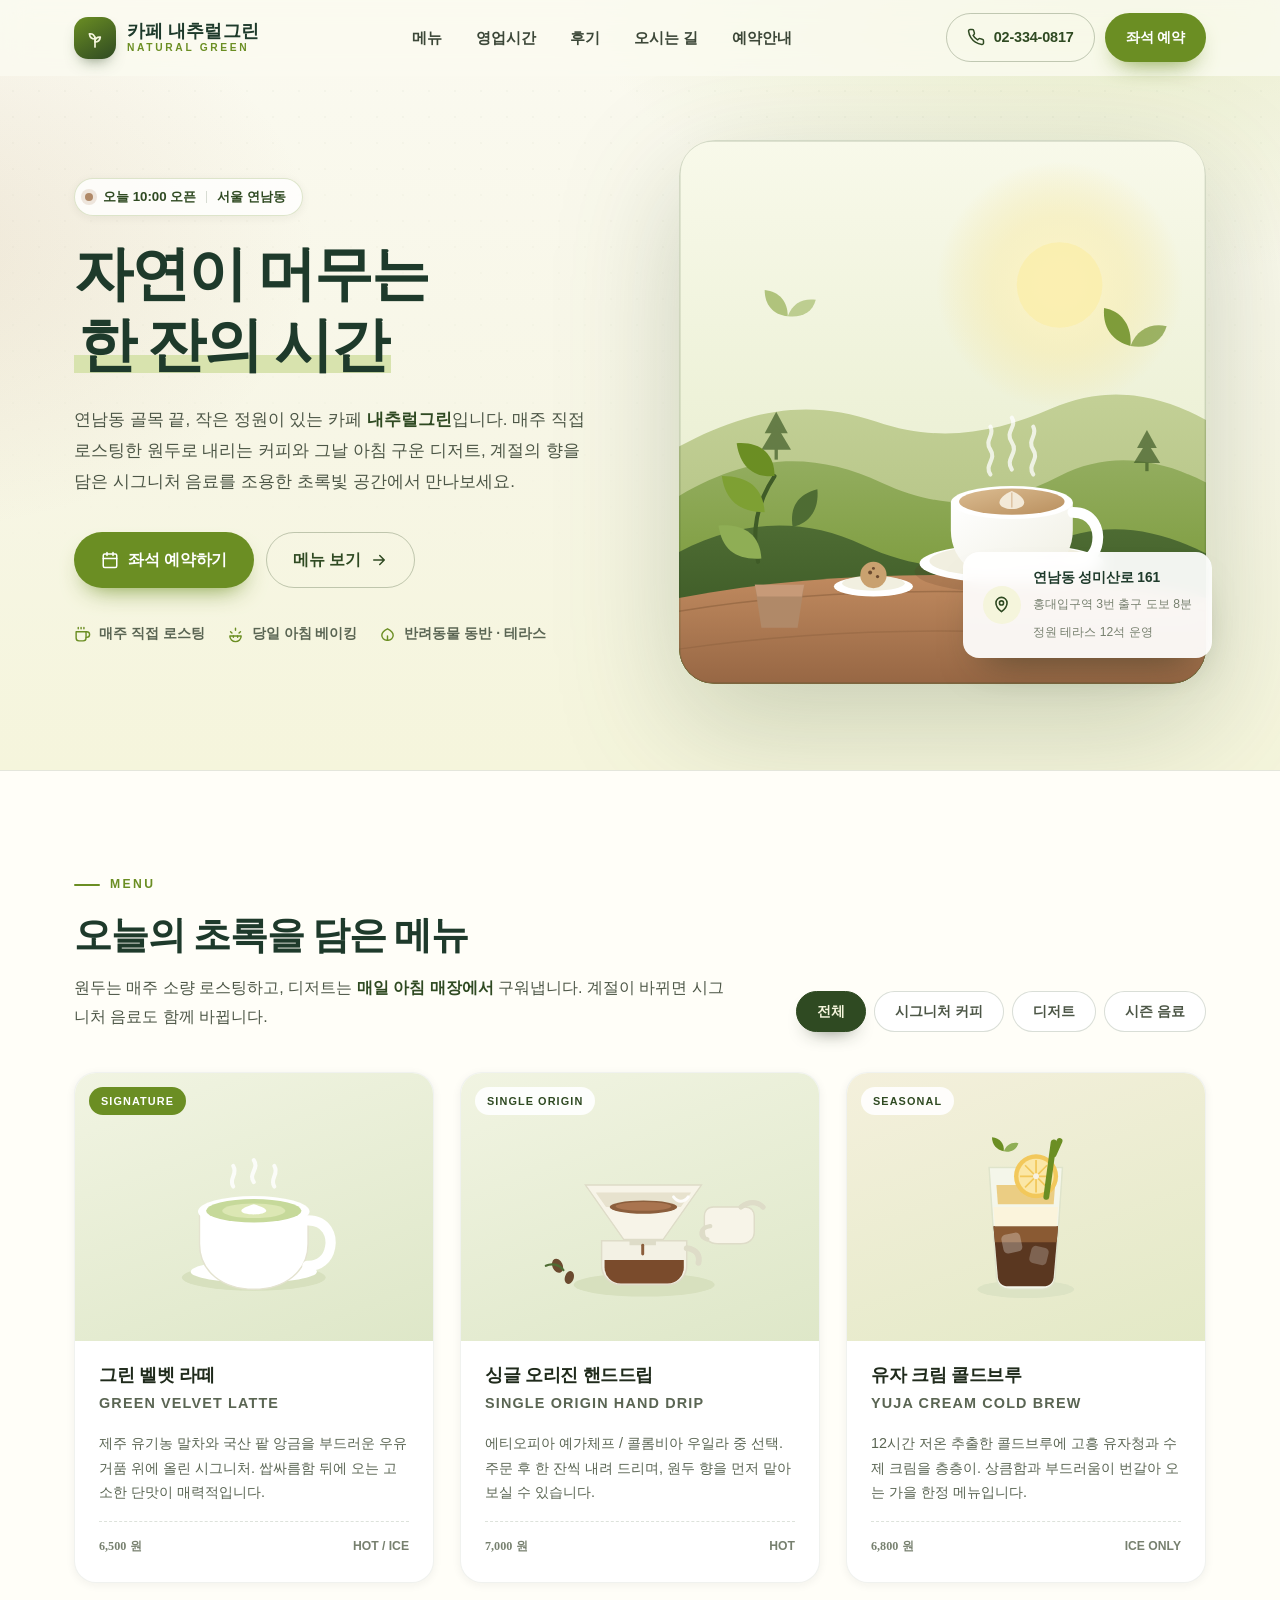
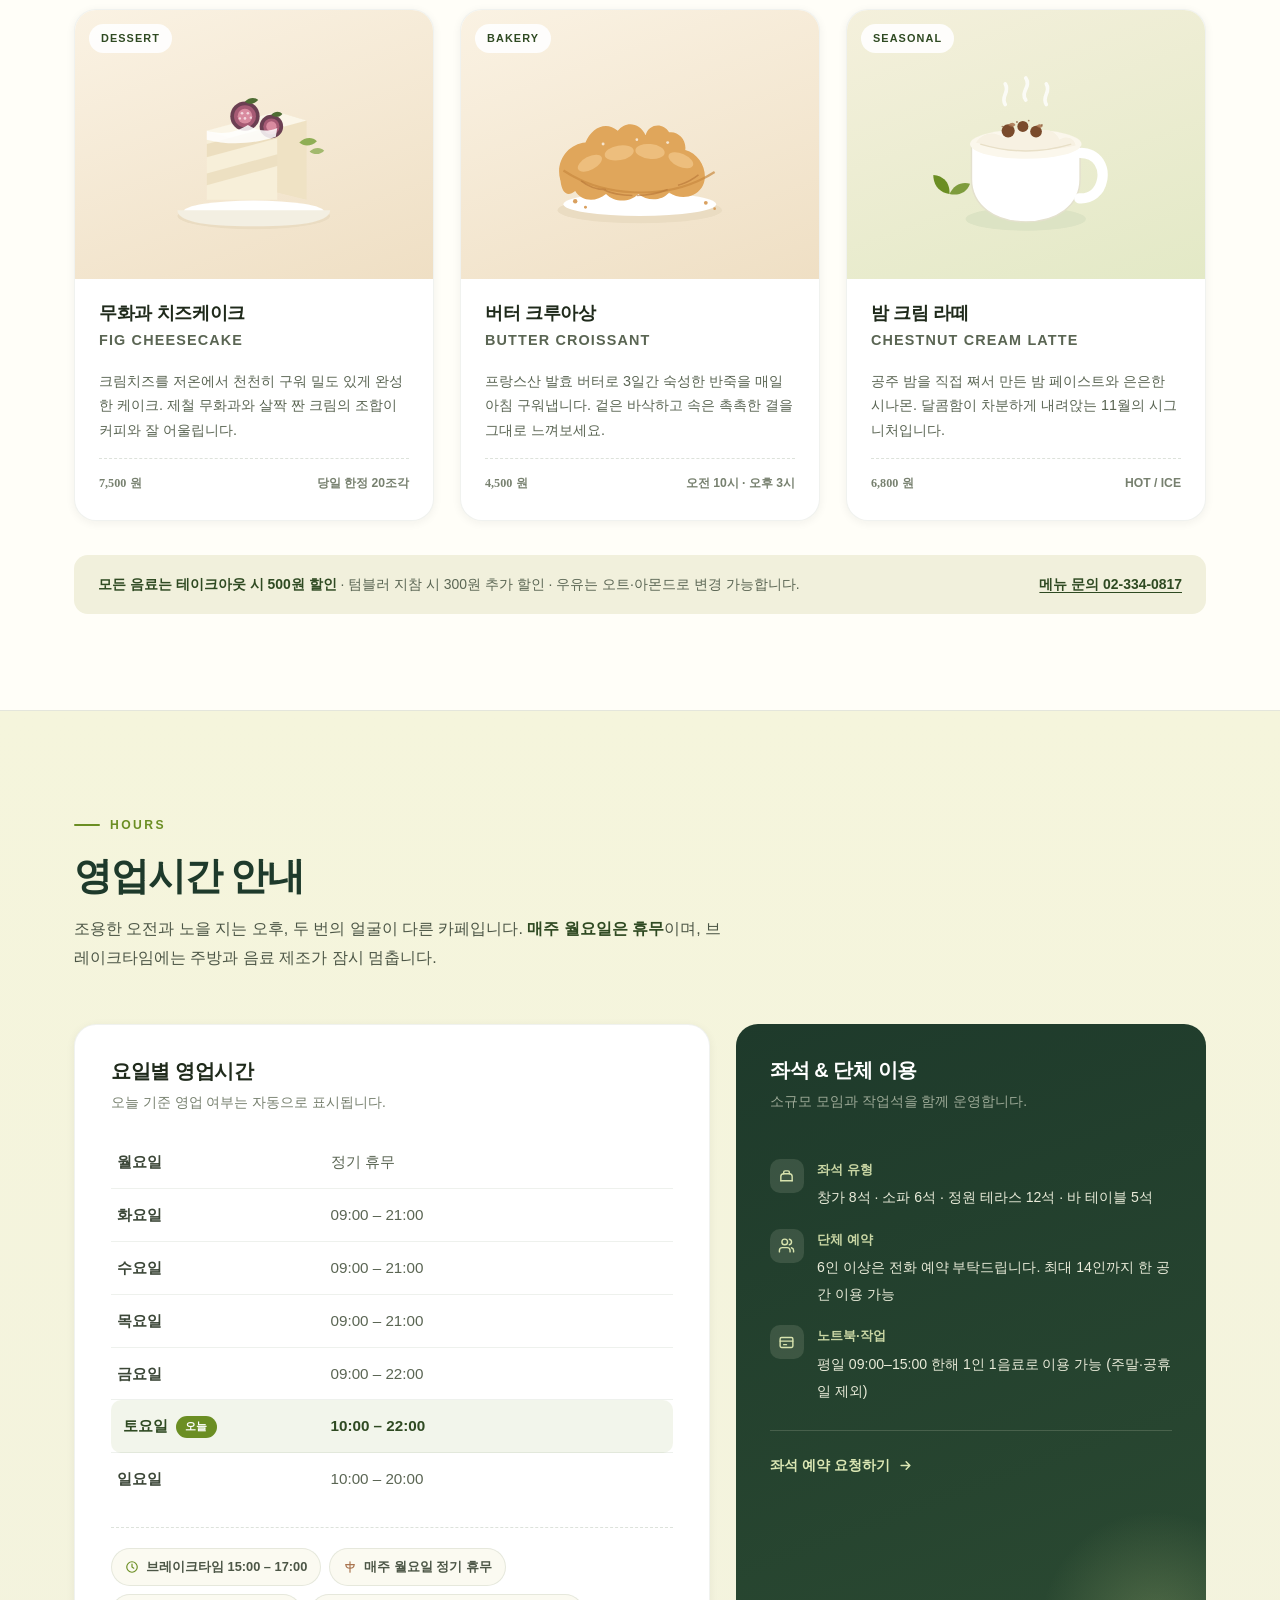
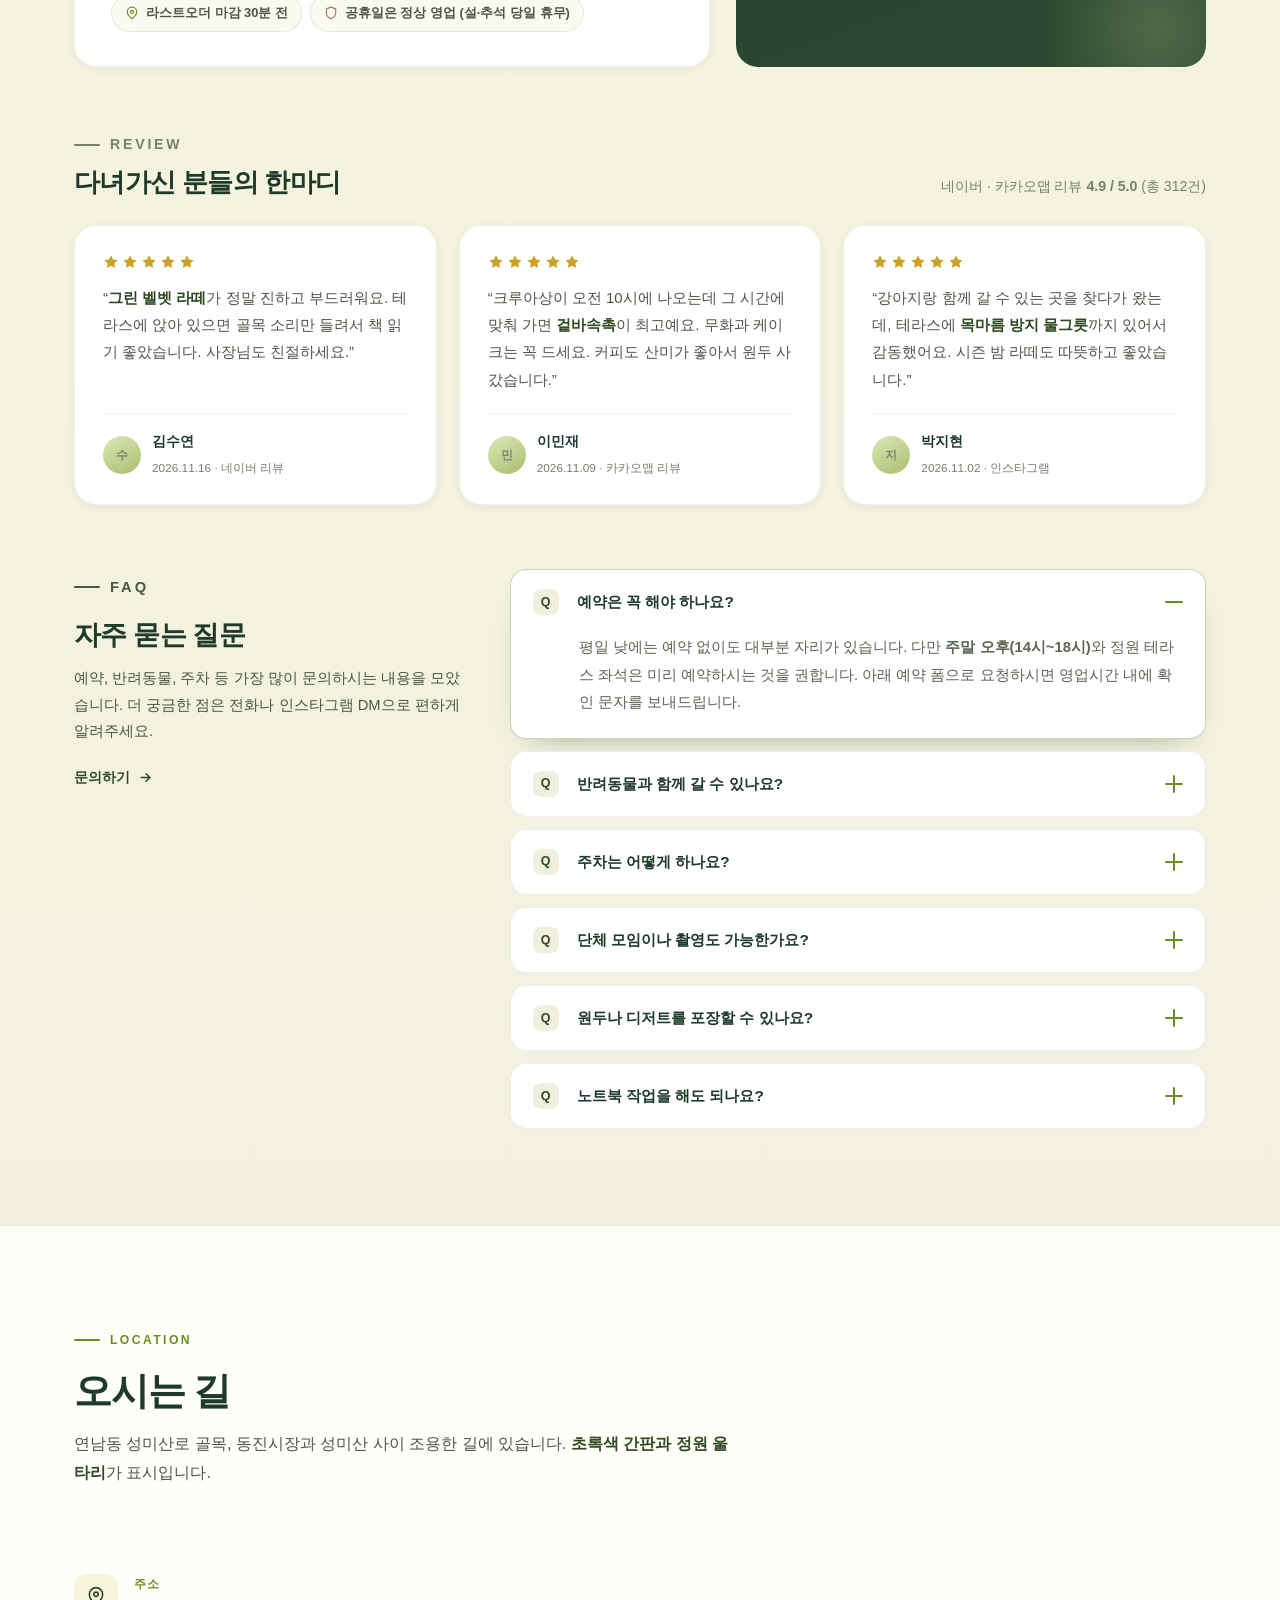
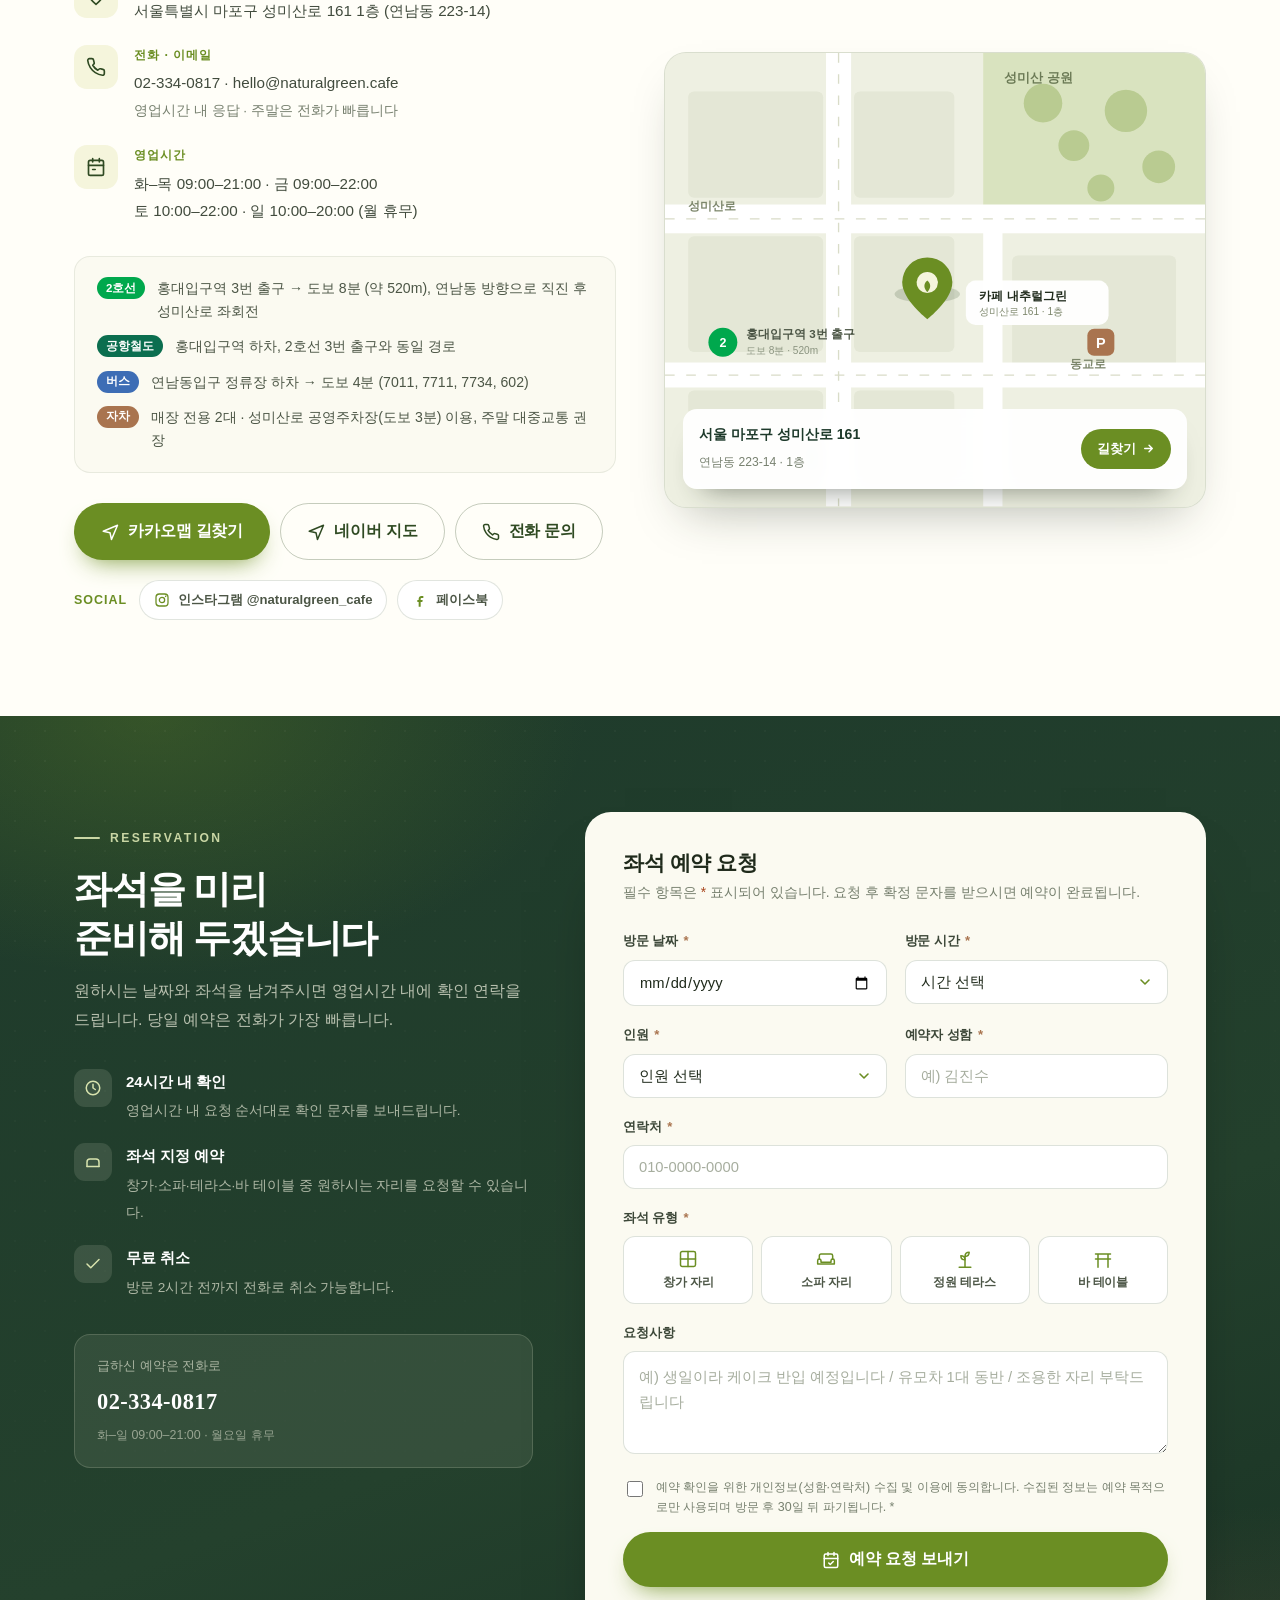
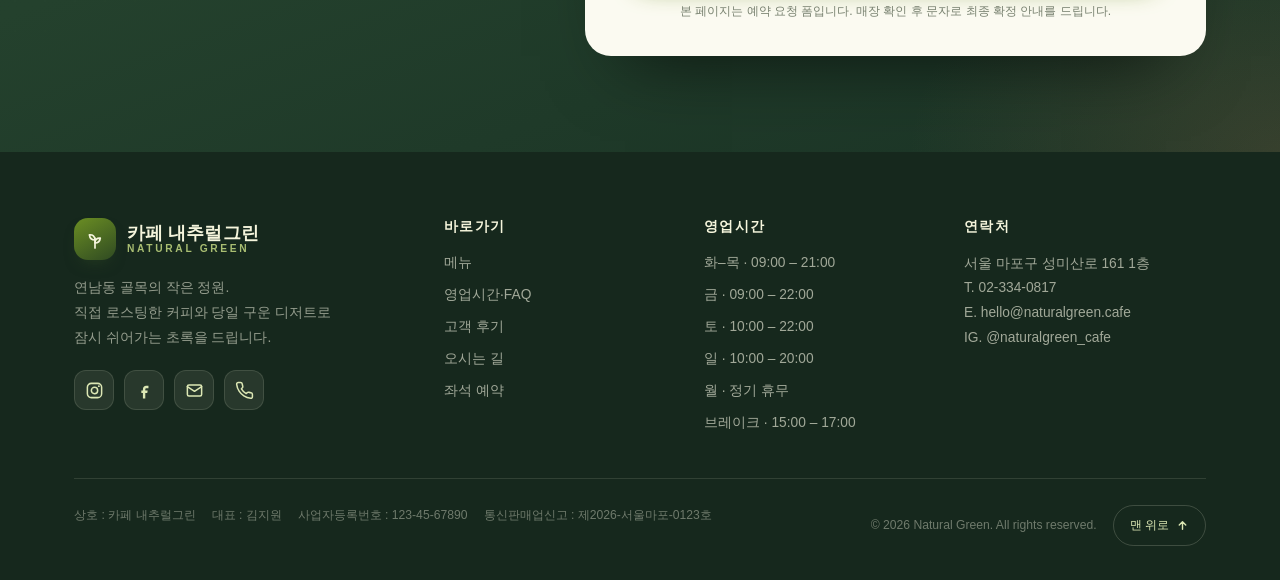
<file: cafe-landing/index.html>
<!DOCTYPE html>
<html lang="ko">
<head>
<meta charset="UTF-8">
<meta name="viewport" content="width=device-width, initial-scale=1.0">
<title>카페 내추럴그린 · 연남동 정원 카페 | 메뉴 &amp; 위치 안내</title>
<meta name="description" content="연남동 골목의 작은 정원, 카페 내추럴그린. 직접 로스팅한 싱글 오리진 커피와 당일 구운 디저트, 계절 시그니처 음료를 만나보세요. 영업시간·오시는 길·좌석 예약 안내.">
<meta name="theme-color" content="#6B8E23">
<link rel="icon" href="data:image/svg+xml,%3Csvg xmlns='http://www.w3.org/2000/svg' viewBox='0 0 32 32'%3E%3Crect width='32' height='32' rx='8' fill='%236B8E23'/%3E%3Cpath d='M16 26V14' stroke='%23F5F5DC' stroke-width='2' stroke-linecap='round'/%3E%3Cpath d='M16 17c-4 0-6.5-2.4-7-6.5 4 0 7 2.4 7 6.5z' fill='%23F5F5DC'/%3E%3Cpath d='M16 21c3.7 0 6-2.2 6.5-6-3.7 0-6.5 2.2-6.5 6z' fill='%23F5F5DC'/%3E%3C/svg%3E">
<meta property="og:type" content="website">
<meta property="og:title" content="카페 내추럴그린 · 자연이 머무는 한 잔">
<meta property="og:description" content="연남동 골목의 작은 정원. 직접 로스팅한 커피와 당일 구운 디저트, 계절 시그니처 음료.">
<meta property="og:locale" content="ko_KR">
<style>
/* ==========================================================================
   0. 기본 설정 & 디자인 토큰
   ========================================================================== */
:root{
  --olive:        #6B8E23;   /* 메인 올리브 그린 */
  --olive-600:    #5A7A1E;
  --olive-900:    #2F4A22;   /* 딥 그린 */
  --forest:       #1E3A2B;
  --cream:        #F5F5DC;   /* 메인 베이지/크림 */
  --cream-50:     #FBFAF1;
  --cream-100:    #F1F0DC;
  --cream-200:    #E7E6CE;
  --wood:         #A9744F;   /* 우드 포인트 */
  --wood-dark:    #7C5433;
  --gold:         #C9A227;
  --ink:          #1F2A1B;
  --body:         #4C5646;
  --muted:        #77806F;
  --line:         rgba(47,74,34,.13);
  --white:        #FFFFFF;
  --radius:       22px;
  --radius-sm:    14px;
  --shadow-sm:    0 2px 10px rgba(31,42,27,.06);
  --shadow:       0 22px 46px -22px rgba(31,42,27,.35);
  --header-h:     76px;
  --font-sans:    "Pretendard","Pretendard Variable",-apple-system,BlinkMacSystemFont,"Apple SD Gothic Neo","Noto Sans KR","Noto Sans CJK KR","Malgun Gothic","맑은 고딕",sans-serif;
  --font-serif:   "Nanum Myeongjo","Noto Serif KR","Noto Serif CJK KR","KoPub Batang",Georgia,"Times New Roman",serif;
}

*,*::before,*::after{ box-sizing:border-box; }
html{
  scroll-behavior:smooth;
  scroll-padding-top:calc(var(--header-h) + 12px);
  -webkit-text-size-adjust:100%;
}
body{
  margin:0;
  font-family:var(--font-sans);
  font-size:16px;
  line-height:1.7;
  color:var(--body);
  background:var(--cream-50);
  -webkit-font-smoothing:antialiased;
  overflow-x:hidden;
}
img,svg{ display:block; max-width:100%; }
a{ color:inherit; text-decoration:none; }
button{ font-family:inherit; }
h1,h2,h3,h4{ margin:0; color:var(--ink); line-height:1.28; letter-spacing:-.02em; font-weight:800; }
p{ margin:0; }
ul,ol{ margin:0; padding:0; list-style:none; }

.container{
  width:100%;
  max-width:1180px;
  margin:0 auto;
  padding:0 24px;
}
.sr-only{
  position:absolute; width:1px; height:1px; padding:0; margin:-1px;
  overflow:hidden; clip:rect(0,0,0,0); white-space:nowrap; border:0;
}
:focus-visible{ outline:3px solid rgba(107,142,35,.55); outline-offset:3px; border-radius:6px; }

/* 스크롤 등장 효과 (JS가 있을 때만 숨김 처리) */
.js .reveal{ opacity:0; transform:translateY(22px); transition:opacity .7s ease, transform .7s cubic-bezier(.22,.61,.36,1); }
.js .reveal.in{ opacity:1; transform:none; }

/* 공통 버튼 */
.btn{
  display:inline-flex; align-items:center; justify-content:center; gap:9px;
  padding:14px 26px;
  border:1px solid transparent;
  border-radius:999px;
  font-size:.98rem;
  font-weight:700;
  letter-spacing:-.01em;
  cursor:pointer;
  transition:transform .25s ease, background-color .25s ease, color .25s ease, box-shadow .25s ease, border-color .25s ease;
  white-space:nowrap;
}
.btn svg{ width:18px; height:18px; flex:none; }
.btn-primary{ background:var(--olive); color:#fff; box-shadow:0 12px 24px -12px rgba(107,142,35,.9); }
.btn-primary:hover{ background:var(--olive-600); transform:translateY(-2px); box-shadow:0 16px 28px -12px rgba(107,142,35,.95); }
.btn-ghost{ background:transparent; color:var(--olive-900); border-color:rgba(47,74,34,.28); }
.btn-ghost:hover{ background:rgba(107,142,35,.09); border-color:var(--olive); transform:translateY(-2px); }
.btn-light{ background:var(--cream); color:var(--forest); }
.btn-light:hover{ background:#fff; transform:translateY(-2px); }
.btn-outline-light{ background:transparent; color:var(--cream); border-color:rgba(245,245,220,.45); }
.btn-outline-light:hover{ background:rgba(245,245,220,.12); border-color:var(--cream); transform:translateY(-2px); }

/* ==========================================================================
   1. 고정 헤더
   ========================================================================== */
.site-header{
  position:fixed; inset:0 0 auto 0; z-index:100;
  height:var(--header-h);
  background:rgba(251,250,241,.82);
  -webkit-backdrop-filter:saturate(1.4) blur(14px);
  backdrop-filter:saturate(1.4) blur(14px);
  border-bottom:1px solid transparent;
  transition:background-color .3s ease, border-color .3s ease, box-shadow .3s ease;
}
.site-header.scrolled{
  background:rgba(251,250,241,.95);
  border-bottom-color:var(--line);
  box-shadow:0 8px 30px -20px rgba(31,42,27,.55);
}
.header-inner{
  height:100%;
  display:flex; align-items:center; justify-content:space-between; gap:24px;
}
.brand{ display:flex; align-items:center; gap:11px; flex:none; }
.brand-mark{
  width:42px; height:42px; flex:none;
  border-radius:14px;
  background:linear-gradient(150deg,var(--olive) 0%,var(--olive-900) 100%);
  display:grid; place-items:center;
  box-shadow:0 8px 16px -8px rgba(47,74,34,.7);
}
.brand-mark svg{ width:24px; height:24px; }
.brand-text{ display:flex; flex-direction:column; line-height:1.15; }
.brand-name{ font-family:var(--font-serif); font-size:1.12rem; font-weight:700; color:var(--forest); letter-spacing:.01em; }
.brand-sub{ font-size:.64rem; letter-spacing:.26em; text-transform:uppercase; color:var(--olive); font-weight:700; }

.nav{ display:flex; align-items:center; gap:6px; }
.nav a{
  position:relative;
  padding:10px 14px;
  font-size:.94rem; font-weight:600; color:#3C4738;
  border-radius:999px;
  transition:color .2s ease, background-color .2s ease;
}
.nav a::after{
  content:""; position:absolute; left:14px; right:14px; bottom:5px; height:2px;
  background:var(--olive); border-radius:2px;
  transform:scaleX(0); transform-origin:left; transition:transform .28s ease;
}
.nav a:hover{ color:var(--olive-900); }
.nav a:hover::after{ transform:scaleX(1); }
.header-cta{ display:flex; align-items:center; gap:10px; }
.header-cta .btn{ padding:11px 20px; font-size:.9rem; }

.menu-toggle{
  display:none;
  width:44px; height:44px;
  border:1px solid var(--line); border-radius:12px;
  background:#fff; color:var(--forest);
  cursor:pointer; place-items:center;
}
.menu-toggle svg{ width:22px; height:22px; }

.mobile-menu{
  display:none;
  position:fixed; top:var(--header-h); left:0; right:0; z-index:99;
  background:var(--cream-50);
  border-bottom:1px solid var(--line);
  box-shadow:0 24px 40px -24px rgba(31,42,27,.5);
  padding:12px 24px 22px;
}
.mobile-menu.open{ display:block; animation:slideDown .28s ease both; }
.mobile-menu a{
  display:flex; align-items:center; justify-content:space-between; gap:12px;
  padding:15px 4px; font-weight:700; color:var(--forest);
  border-bottom:1px solid rgba(47,74,34,.08);
}
.mobile-menu a span{ color:var(--olive); font-size:.8rem; font-weight:600; }
.mobile-menu .btn{ margin-top:16px; width:100%; }
@keyframes slideDown{ from{ opacity:0; transform:translateY(-8px);} to{ opacity:1; transform:none;} }

/* ==========================================================================
   2. 히어로 (① 메인 이미지)
   ========================================================================== */
.hero{
  position:relative;
  padding:calc(var(--header-h) + 64px) 0 86px;
  overflow:hidden;
  background:
    radial-gradient(900px 520px at 88% -6%, rgba(201,214,140,.42), transparent 62%),
    radial-gradient(700px 480px at -8% 32%, rgba(169,116,79,.13), transparent 60%),
    linear-gradient(180deg,var(--cream-50) 0%, #F7F6E6 55%, var(--cream) 100%);
}
.hero::before{
  content:""; position:absolute; inset:0; pointer-events:none;
  background-image:radial-gradient(rgba(47,74,34,.10) 1px, transparent 1px);
  background-size:26px 26px;
  opacity:.5;
  -webkit-mask-image:linear-gradient(180deg,rgba(0,0,0,.65),transparent 78%);
  mask-image:linear-gradient(180deg,rgba(0,0,0,.65),transparent 78%);
}
.hero-inner{
  position:relative; z-index:1;
  display:grid; grid-template-columns:1.02fr .98fr; gap:56px; align-items:center;
}
.hero-copy{ max-width:560px; }
.hero-badge{
  display:inline-flex; align-items:center; gap:10px;
  padding:7px 16px 7px 10px;
  background:rgba(255,255,255,.78);
  border:1px solid rgba(107,142,35,.22);
  border-radius:999px;
  font-size:.83rem; font-weight:700; color:var(--olive-900);
  box-shadow:var(--shadow-sm);
  margin-bottom:24px;
}
.status-dot{
  width:8px; height:8px; border-radius:50%;
  background:var(--olive);
  box-shadow:0 0 0 4px rgba(107,142,35,.18);
  animation:pulse 2.6s infinite;
}
.status-dot.closed{ background:#B08968; box-shadow:0 0 0 4px rgba(176,137,104,.2); animation:none; }
@keyframes pulse{ 0%,100%{ box-shadow:0 0 0 3px rgba(107,142,35,.20); } 50%{ box-shadow:0 0 0 7px rgba(107,142,35,.06); } }
.hero-badge .divider{ width:1px; height:12px; background:rgba(47,74,34,.18); }

.hero h1{
  font-family:var(--font-serif);
  font-size:clamp(2.5rem, 4.6vw, 3.95rem);
  line-height:1.2;
  letter-spacing:-.035em;
  color:var(--forest);
  margin-bottom:22px;
}
.hero h1 em{
  font-style:normal;
  background:linear-gradient(transparent 64%, #D8E3AE 64%, #D8E3AE 92%, transparent 92%);
  padding:0 .06em;
}
.hero-lead{
  font-size:1.06rem;
  line-height:1.85;
  color:var(--body);
  margin-bottom:34px;
  max-width:520px;
}
.hero-lead strong{ color:var(--olive-900); font-weight:700; }
.hero-actions{ display:flex; flex-wrap:wrap; gap:12px; margin-bottom:34px; }
.hero-tags{ display:flex; flex-wrap:wrap; gap:10px 22px; }
.hero-tags li{
  display:flex; align-items:center; gap:8px;
  font-size:.87rem; font-weight:600; color:#5A6553;
}
.hero-tags svg{ width:17px; height:17px; color:var(--olive); flex:none; }

.hero-art{
  position:relative;
  filter:drop-shadow(0 40px 60px rgba(47,74,34,.22));
}
.hero-art svg{ width:100%; height:auto; border-radius:36px; }
.hero-note{
  position:absolute; right:-6px; bottom:26px; z-index:2;
  display:flex; align-items:center; gap:12px;
  padding:14px 20px;
  background:rgba(255,255,255,.93);
  -webkit-backdrop-filter:blur(8px); backdrop-filter:blur(8px);
  border-radius:16px;
  box-shadow:0 22px 40px -22px rgba(31,42,27,.6);
  max-width:250px;
}
.hero-note .ico{
  width:38px; height:38px; flex:none; border-radius:50%;
  background:var(--cream); display:grid; place-items:center; color:var(--olive-900);
}
.hero-note .ico svg{ width:19px; height:19px; }
.hero-note b{ display:block; font-size:.86rem; color:var(--forest); letter-spacing:-.01em; }
.hero-note span{ font-size:.76rem; color:var(--muted); line-height:1.45; }

.float{ animation:float 7s ease-in-out infinite; transform-origin:center; }
.float.delay{ animation-delay:-2.4s; }
@keyframes float{ 0%,100%{ transform:translateY(0) rotate(0deg);} 50%{ transform:translateY(-9px) rotate(2.5deg);} }

/* ==========================================================================
   3. 공통 섹션 헤딩
   ========================================================================== */
.section{ padding:96px 0; position:relative; }
.section-head{ max-width:660px; margin-bottom:52px; }
.section-head.center{ margin-left:auto; margin-right:auto; text-align:center; }
.eyebrow{
  display:inline-flex; align-items:center; gap:10px;
  font-size:.76rem; font-weight:800; letter-spacing:.2em; text-transform:uppercase;
  color:var(--olive); margin-bottom:16px;
}
.eyebrow::before{ content:""; width:26px; height:2px; background:currentColor; border-radius:2px; }
.section-head.center .eyebrow{ justify-content:center; }
.section-head.center .eyebrow::after{ content:""; width:26px; height:2px; background:currentColor; border-radius:2px; }
.section-title{
  font-family:var(--font-serif);
  font-size:clamp(1.85rem, 3vw, 2.6rem);
  letter-spacing:-.03em;
  color:var(--forest);
  margin-bottom:14px;
}
.section-desc{ font-size:1rem; line-height:1.8; color:var(--body); }
.section-desc strong{ color:var(--olive-900); }

/* ==========================================================================
   4. ② 메뉴 카드
   ========================================================================== */
.menu-section{ background:#FFFEF8; border-top:1px solid var(--line); border-bottom:1px solid var(--line); }
.menu-top{
  display:flex; align-items:flex-end; justify-content:space-between; gap:32px; flex-wrap:wrap;
  margin-bottom:40px;
}
.menu-top .section-head{ margin-bottom:0; }

.tabs{ display:flex; gap:8px; flex-wrap:wrap; }
.tab{
  padding:10px 20px;
  border-radius:999px;
  border:1px solid rgba(47,74,34,.18);
  background:#fff;
  color:#4C5646;
  font-size:.88rem; font-weight:700;
  cursor:pointer;
  transition:all .22s ease;
}
.tab:hover{ border-color:var(--olive); color:var(--olive-900); }
.tab[aria-pressed="true"]{ background:var(--olive-900); border-color:var(--olive-900); color:var(--cream); box-shadow:0 10px 20px -14px rgba(31,42,27,.9); }

.menu-grid{
  display:grid; grid-template-columns:repeat(3,1fr); gap:26px;
}
.menu-card{
  position:relative;
  background:#fff;
  border:1px solid rgba(47,74,34,.07);
  border-radius:var(--radius);
  overflow:hidden;
  box-shadow:var(--shadow-sm);
  transition:transform .3s ease, box-shadow .3s ease, opacity .35s ease;
  display:flex; flex-direction:column;
}
.menu-card:hover{ transform:translateY(-6px); box-shadow:var(--shadow); }
.menu-card.hide{ display:none; }
.thumb{
  position:relative;
  aspect-ratio:4/3;
  display:grid; place-items:center;
  overflow:hidden;
}
.thumb.tint-coffee{ background:linear-gradient(160deg,#F1F4E2 0%,#DEE7C8 100%); }
.thumb.tint-dessert{ background:linear-gradient(160deg,#FAF2E3 0%,#EFDFC4 100%); }
.thumb.tint-season{ background:linear-gradient(160deg,#F4F0DC 0%,#E3E9C6 100%); }
.thumb svg{ width:82%; height:auto; transition:transform .5s cubic-bezier(.22,.61,.36,1); }
.menu-card:hover .thumb svg{ transform:scale(1.05) rotate(-1deg); }
.tag{
  position:absolute; top:14px; left:14px;
  padding:5px 12px;
  background:rgba(255,255,255,.9);
  border-radius:999px;
  font-size:.68rem; font-weight:800; letter-spacing:.1em; text-transform:uppercase;
  color:var(--olive-900);
}
.tag.signature{ background:var(--olive); color:#fff; }
.card-body{ padding:22px 24px 26px; display:flex; flex-direction:column; flex:1; }
.card-body h3{ font-size:1.14rem; margin-bottom:4px; letter-spacing:-.02em; }
.card-en{ font-size:.72rem; letter-spacing:.08em; text-transform:uppercase; color:var(--muted); font-weight:600; margin-bottom:12px; }
.card-body p{ font-size:.9rem; line-height:1.7; color:#5A6553; margin-bottom:16px; }
.card-foot{
  margin-top:auto; padding-top:14px; border-top:1px dashed rgba(47,74,34,.16);
  display:flex; align-items:center; justify-content:space-between; gap:10px;
}
.price{ font-family:var(--font-serif); font-size:1.16rem; font-weight:700; color:var(--olive-900); }
.price small{ font-family:var(--font-sans); font-size:.74rem; font-weight:600; color:var(--muted); margin-left:4px; }
.card-foot span{ font-size:.76rem; color:var(--muted); font-weight:600; }

.menu-note{
  margin-top:34px;
  display:flex; align-items:center; justify-content:space-between; flex-wrap:wrap; gap:14px;
  padding:18px 24px;
  background:var(--cream-100);
  border-radius:var(--radius-sm);
  font-size:.87rem; color:#5A6553;
}
.menu-note b{ color:var(--olive-900); }
.menu-note a{ color:var(--olive-900); font-weight:700; text-decoration:underline; text-underline-offset:3px; }

/* ==========================================================================
   5. ③ 영업시간 · 리뷰 · FAQ
   ========================================================================== */
.hours-section{ background:linear-gradient(180deg,var(--cream) 0%, #F2F1E0 100%); }
.hours-grid{
  display:grid; grid-template-columns:1.15fr .85fr; gap:26px; align-items:stretch;
  margin-bottom:60px;
}
.hours-card{
  background:#fff; border-radius:var(--radius); padding:34px 36px;
  box-shadow:var(--shadow-sm); border:1px solid rgba(47,74,34,.07);
}
.hours-card h3, .info-card h3{ font-size:1.24rem; margin-bottom:6px; }
.hours-card .sub, .info-card .sub{ font-size:.86rem; color:var(--muted); margin-bottom:22px; }
.hours-table{ width:100%; border-collapse:collapse; }
.hours-table th, .hours-table td{
  padding:13px 6px; font-size:.95rem; text-align:left; vertical-align:middle;
  border-bottom:1px solid rgba(47,74,34,.08);
}
.hours-table th{ font-weight:700; color:#3C4738; width:38%; }
.hours-table td{ color:#5A6553; font-variant-numeric:tabular-nums; }
.hours-table tr:last-child th, .hours-table tr:last-child td{ border-bottom:0; }
.hours-table tr.is-today th, .hours-table tr.is-today td{
  background:rgba(107,142,35,.09);
  color:var(--olive-900); font-weight:700;
}
.hours-table tr.is-today th{ border-radius:10px 0 0 10px; padding-left:12px; }
.hours-table tr.is-today td{ border-radius:0 10px 10px 0; padding-right:12px; }
.today-pill{
  display:inline-block; margin-left:8px; padding:2px 9px;
  background:var(--olive); color:#fff; border-radius:999px;
  font-size:.66rem; font-weight:800; letter-spacing:.04em; vertical-align:middle;
}
.hours-legend{
  display:flex; flex-wrap:wrap; gap:8px; margin-top:22px; padding-top:20px;
  border-top:1px dashed rgba(47,74,34,.16);
}
.chip{
  display:inline-flex; align-items:center; gap:7px;
  padding:7px 13px;
  background:var(--cream-50); border:1px solid rgba(47,74,34,.1);
  border-radius:999px; font-size:.8rem; font-weight:600; color:#4C5646;
}
.chip svg{ width:14px; height:14px; color:var(--olive); }
.chip.warn svg{ color:var(--wood); }

.info-card{
  background:linear-gradient(160deg,var(--forest) 0%,#2B4A32 100%);
  color:#E9EBD9;
  border-radius:var(--radius);
  padding:34px 34px 30px;
  position:relative; overflow:hidden;
  display:flex; flex-direction:column;
}
.info-card::after{
  content:""; position:absolute; right:-70px; bottom:-80px; width:240px; height:240px;
  border-radius:50%; background:radial-gradient(circle,rgba(201,214,140,.24),transparent 68%);
}
.info-card h3{ color:#fff; position:relative; }
.info-card .sub{ color:rgba(233,235,217,.62); position:relative; }
.info-list{ position:relative; display:grid; gap:18px; margin-top:24px; }
.info-list li{ display:flex; gap:13px; align-items:flex-start; }
.info-list .ico{
  width:34px; height:34px; flex:none; border-radius:10px;
  background:rgba(245,245,220,.12); display:grid; place-items:center; color:#D8E3AE;
}
.info-list .ico svg{ width:17px; height:17px; }
.info-list b{ display:block; font-size:.82rem; color:#C9D6A4; font-weight:700; margin-bottom:2px; }
.info-list span{ font-size:.88rem; color:#E9EBD9; line-height:1.55; }
.info-card .mini-cta{
  position:relative; margin-top:26px; padding-top:20px; border-top:1px solid rgba(245,245,220,.16);
}
.info-card .mini-cta a{ display:inline-flex; align-items:center; gap:8px; font-size:.88rem; font-weight:700; color:#DCE7B4; }
.info-card .mini-cta a:hover{ color:#fff; }

.block-head{ display:flex; align-items:flex-end; justify-content:space-between; gap:20px; flex-wrap:wrap; margin-bottom:26px; }
.block-head h3{ font-family:var(--font-serif); font-size:1.6rem; color:var(--forest); }
.block-head p{ font-size:.88rem; color:var(--muted); }

.review-grid{ display:grid; grid-template-columns:repeat(3,1fr); gap:22px; }
.review{
  background:#fff; border-radius:var(--radius); padding:28px 28px 24px;
  border:1px solid rgba(47,74,34,.07); box-shadow:var(--shadow-sm);
  display:flex; flex-direction:column; height:100%;
}
.stars{ display:flex; gap:3px; color:var(--gold); margin-bottom:14px; }
.stars svg{ width:16px; height:16px; }
.review blockquote{ margin:0 0 20px; font-size:.94rem; line-height:1.8; color:#4C5646; flex:1; }
.review blockquote b{ color:var(--olive-900); font-weight:700; }
.reviewer{ display:flex; align-items:center; gap:11px; padding-top:16px; border-top:1px solid rgba(47,74,34,.08); }
.avatar{
  width:38px; height:38px; flex:none; border-radius:50%;
  display:grid; place-items:center;
  background:linear-gradient(150deg,#DCE7B4,#A9BE72);
  color:var(--forest); font-weight:800; font-size:.85rem;
}
.reviewer b{ display:block; font-size:.86rem; color:var(--forest); }
.reviewer span{ font-size:.74rem; color:var(--muted); }

.faq-wrap{ margin-top:64px; display:grid; grid-template-columns:.72fr 1.28fr; gap:44px; align-items:start; }
.faq-intro h3{ font-family:var(--font-serif); font-size:1.7rem; color:var(--forest); margin-bottom:12px; }
.faq-intro p{ font-size:.92rem; line-height:1.8; color:var(--body); margin-bottom:18px; }
.faq-intro a{ font-size:.88rem; font-weight:700; color:var(--olive-900); display:inline-flex; gap:8px; align-items:center; }
.faq-intro a:hover{ text-decoration:underline; text-underline-offset:3px; }

.faq-list{ display:grid; gap:12px; }
.faq-item{
  background:#fff; border:1px solid rgba(47,74,34,.09); border-radius:16px;
  overflow:hidden; transition:box-shadow .25s ease, border-color .25s ease;
}
.faq-item[open]{ border-color:rgba(107,142,35,.35); box-shadow:0 14px 30px -22px rgba(31,42,27,.55); }
.faq-item summary{
  display:flex; align-items:center; justify-content:space-between; gap:18px;
  padding:19px 22px;
  cursor:pointer;
  font-weight:700; font-size:.96rem; color:var(--forest);
  list-style:none;
  transition:background-color .2s ease;
}
.faq-item summary::-webkit-details-marker{ display:none; }
.faq-item summary:hover{ background:rgba(107,142,35,.045); }
.faq-item summary .qmark{
  flex:none; width:26px; height:26px; border-radius:8px;
  background:var(--cream-100); color:var(--olive-900);
  display:grid; place-items:center; font-size:.78rem; font-weight:800;
}
.faq-item summary .qtext{ flex:1; }
.faq-item summary .plus{ position:relative; width:18px; height:18px; flex:none; }
.faq-item summary .plus::before,
.faq-item summary .plus::after{
  content:""; position:absolute; background:var(--olive); border-radius:2px; transition:transform .28s ease, opacity .28s ease;
}
.faq-item summary .plus::before{ top:8px; left:0; width:18px; height:2px; }
.faq-item summary .plus::after{ left:8px; top:0; width:2px; height:18px; }
.faq-item[open] summary .plus::after{ transform:rotate(90deg); opacity:0; }
.faq-answer{ padding:0 22px 22px 68px; font-size:.92rem; line-height:1.85; color:#5A6553; }
.faq-answer a{ color:var(--olive-900); font-weight:700; text-decoration:underline; text-underline-offset:3px; }

/* ==========================================================================
   6. ④ 위치
   ========================================================================== */
.location-section{ background:#FFFEF8; border-top:1px solid var(--line); }
.location-grid{ display:grid; grid-template-columns:1fr 1fr; gap:48px; align-items:center; }
.loc-list{ display:grid; gap:22px; margin:34px 0 32px; }
.loc-list li{ display:flex; gap:16px; align-items:flex-start; }
.loc-list .ico{
  width:44px; height:44px; flex:none; border-radius:13px;
  background:var(--cream); color:var(--olive-900);
  display:grid; place-items:center;
}
.loc-list .ico svg{ width:20px; height:20px; }
.loc-list b{ display:block; font-size:.78rem; font-weight:800; letter-spacing:.08em; text-transform:uppercase; color:var(--olive); margin-bottom:3px; }
.loc-list span, .loc-list address{ font-size:.95rem; line-height:1.65; color:#414B3D; font-style:normal; }
.loc-list address b{ display:inline; text-transform:none; letter-spacing:0; font-size:.95rem; color:#414B3D; font-weight:700; }
.loc-list .muted{ color:var(--muted); font-size:.85rem; }
.loc-list a:hover{ color:var(--olive-900); text-decoration:underline; text-underline-offset:3px; }

.transit{ display:grid; gap:12px; margin-bottom:30px; padding:20px 22px; background:var(--cream-50); border:1px solid rgba(47,74,34,.09); border-radius:16px; }
.transit li{ display:flex; gap:12px; font-size:.88rem; line-height:1.65; color:#4C5646; }
.transit .line{
  flex:none; padding:1px 9px; border-radius:999px; height:22px;
  font-size:.72rem; font-weight:800; color:#fff; display:inline-flex; align-items:center;
}
.line-2{ background:#00A84D; }
.line-g{ background:#0B6E4F; }
.line-bus{ background:#3D6DB5; }
.line-car{ background:var(--wood); }
.loc-actions{ display:flex; flex-wrap:wrap; gap:10px; }
.loc-social{ display:flex; flex-wrap:wrap; align-items:center; gap:10px; margin-top:20px; }
.loc-social .label{ font-size:.78rem; font-weight:800; letter-spacing:.08em; text-transform:uppercase; color:var(--olive); margin-right:2px; }
.loc-social a{
  display:inline-flex; align-items:center; gap:8px;
  padding:8px 14px; border-radius:999px;
  background:#fff; border:1px solid rgba(47,74,34,.14);
  font-size:.82rem; font-weight:600; color:#4C5646;
  transition:all .2s ease;
}
.loc-social a:hover{ border-color:var(--olive); color:var(--olive-900); background:rgba(107,142,35,.06); }
.loc-social svg{ width:16px; height:16px; color:var(--olive); flex:none; }

.map-card{
  position:relative;
  border-radius:var(--radius);
  overflow:hidden;
  box-shadow:var(--shadow);
  border:1px solid rgba(47,74,34,.1);
  background:#EDEFE2;
}
.map-card svg{ width:100%; height:auto; }
.map-overlay{
  position:absolute; left:18px; right:18px; bottom:18px;
  display:flex; align-items:center; justify-content:space-between; gap:14px;
  padding:14px 16px;
  background:rgba(255,255,255,.94);
  -webkit-backdrop-filter:blur(8px); backdrop-filter:blur(8px);
  border-radius:14px;
  box-shadow:0 18px 30px -20px rgba(31,42,27,.6);
}
.map-overlay b{ display:block; font-size:.88rem; color:var(--forest); }
.map-overlay span{ font-size:.76rem; color:var(--muted); }
.map-overlay a{
  flex:none; white-space:nowrap; display:inline-flex; align-items:center; gap:6px;
  padding:9px 16px; border-radius:999px; background:var(--olive); color:#fff;
  font-size:.82rem; font-weight:700;
}
.map-overlay a:hover{ background:var(--olive-600); }

/* ==========================================================================
   7. ⑤ 예약
   ========================================================================== */
.reserve-section{
  background:
    radial-gradient(700px 420px at 12% 0%, rgba(107,142,35,.30), transparent 62%),
    radial-gradient(600px 400px at 100% 100%, rgba(169,116,79,.20), transparent 62%),
    linear-gradient(160deg,#1E3A2B 0%, #24412D 60%, #1A3325 100%);
  color:#E9EBD9;
  padding:96px 0;
  position:relative; overflow:hidden;
}
.reserve-section::before{
  content:""; position:absolute; inset:0; pointer-events:none; opacity:.35;
  background-image:radial-gradient(rgba(245,245,220,.16) 1px, transparent 1px);
  background-size:30px 30px;
  -webkit-mask-image:linear-gradient(160deg,rgba(0,0,0,.8),transparent 70%);
  mask-image:linear-gradient(160deg,rgba(0,0,0,.8),transparent 70%);
}
.reserve-section .eyebrow{ color:#C9D6A4; }
.reserve-section .section-title{ color:#fff; }
.reserve-section .section-desc{ color:rgba(233,235,217,.75); }
.reserve-grid{ display:grid; grid-template-columns:.85fr 1.15fr; gap:52px; align-items:start; position:relative; z-index:1; }
.reserve-info{ padding-top:8px; }
.reserve-points{ display:grid; gap:20px; margin-top:34px; }
.reserve-points li{ display:flex; gap:14px; align-items:flex-start; }
.reserve-points .ico{
  width:38px; height:38px; flex:none; border-radius:11px;
  background:rgba(245,245,220,.12); color:#D8E3AE;
  display:grid; place-items:center;
}
.reserve-points .ico svg{ width:18px; height:18px; }
.reserve-points b{ display:block; font-size:.94rem; color:#fff; margin-bottom:2px; }
.reserve-points span{ font-size:.85rem; color:rgba(233,235,217,.7); line-height:1.6; }
.reserve-call{
  margin-top:34px; padding:20px 22px; border-radius:16px;
  background:rgba(245,245,220,.08); border:1px solid rgba(245,245,220,.16);
}
.reserve-call p{ font-size:.82rem; color:rgba(233,235,217,.66); margin-bottom:6px; }
.reserve-call a{ font-family:var(--font-serif); font-size:1.4rem; color:#fff; font-weight:700; letter-spacing:.02em; }
.reserve-call a:hover{ color:#DCE7B4; }
.reserve-call span{ display:block; font-size:.78rem; color:rgba(233,235,217,.55); margin-top:4px; }

.form-card{
  background:var(--cream-50);
  border-radius:26px;
  padding:38px 38px 34px;
  box-shadow:0 40px 70px -40px rgba(0,0,0,.65);
  color:var(--body);
}
.form-card h3{ font-size:1.3rem; margin-bottom:4px; }
.form-card .form-sub{ font-size:.86rem; color:var(--muted); margin-bottom:26px; }
.form-grid{ display:grid; grid-template-columns:1fr 1fr; gap:18px; }
.field{ display:flex; flex-direction:column; gap:7px; min-width:0; }
.field.full{ grid-column:1 / -1; }
.field label{ font-size:.82rem; font-weight:800; color:#3C4738; letter-spacing:-.01em; }
.field label .req{ color:var(--wood); margin-left:2px; }
.field input, .field select, .field textarea{
  width:100%;
  padding:13px 15px;
  font-family:inherit; font-size:.92rem; color:var(--ink);
  background:#fff;
  border:1px solid rgba(47,74,34,.16);
  border-radius:12px;
  transition:border-color .2s ease, box-shadow .2s ease;
  appearance:none;
}
.field select{
  background-image:url("data:image/svg+xml;charset=utf-8,%3Csvg xmlns='http://www.w3.org/2000/svg' width='16' height='16' viewBox='0 0 24 24' fill='none' stroke='%236B8E23' stroke-width='2.4' stroke-linecap='round' stroke-linejoin='round'%3E%3Cpolyline points='6 9 12 15 18 9'/%3E%3C/svg%3E");
  background-repeat:no-repeat; background-position:right 14px center;
  padding-right:40px;
}
.field textarea{ resize:vertical; min-height:92px; line-height:1.7; }
.field input::placeholder, .field textarea::placeholder{ color:#A6AD9E; }
.field input:focus, .field select:focus, .field textarea:focus{
  outline:none; border-color:var(--olive); box-shadow:0 0 0 4px rgba(107,142,35,.14);
}
.field.invalid input, .field.invalid select, .field.invalid textarea, .field.invalid .seat-group{ border-color:#B4562F; box-shadow:0 0 0 4px rgba(180,86,47,.12); }
.err{ display:none; font-size:.76rem; color:#A9471F; font-weight:600; }
.field.invalid .err{ display:block; }

.seat-group{ display:grid; grid-template-columns:repeat(4,1fr); gap:8px; }
.seat{ position:relative; }
.seat input{ position:absolute; opacity:0; width:100%; height:100%; inset:0; margin:0; cursor:pointer; }
.seat span{
  display:flex; flex-direction:column; align-items:center; justify-content:center; gap:6px;
  padding:12px 6px;
  border:1px solid rgba(47,74,34,.16);
  border-radius:12px;
  background:#fff;
  font-size:.76rem; font-weight:700; color:#4C5646;
  text-align:center; line-height:1.3;
  transition:all .2s ease;
}
.seat svg{ width:20px; height:20px; color:var(--olive); }
.seat input:checked + span{
  background:rgba(107,142,35,.10);
  border-color:var(--olive);
  color:var(--olive-900);
  box-shadow:inset 0 0 0 1px var(--olive);
}
.seat input:focus-visible + span{ outline:3px solid rgba(107,142,35,.4); outline-offset:2px; }

.form-foot{ margin-top:24px; display:flex; flex-direction:column; gap:14px; }
.consent{ display:flex; gap:10px; align-items:flex-start; font-size:.78rem; color:var(--muted); line-height:1.6; }
.consent input{ margin-top:3px; width:16px; height:16px; accent-color:var(--olive); flex:none; }
.form-foot .btn{ width:100%; padding:16px; font-size:1rem; }
.form-note{ font-size:.76rem; color:var(--muted); text-align:center; }

.form-success{
  display:none;
  padding:8px 0 4px;
}
.form-success.show{ display:block; animation:slideDown .35s ease both; }
.success-head{ display:flex; gap:14px; align-items:flex-start; margin-bottom:22px; }
.success-head .ico{
  width:46px; height:46px; flex:none; border-radius:50%;
  background:rgba(107,142,35,.14); color:var(--olive-900);
  display:grid; place-items:center;
}
.success-head .ico svg{ width:24px; height:24px; }
.success-head h3{ font-size:1.2rem; margin-bottom:4px; }
.success-head p{ font-size:.86rem; color:var(--muted); }
.success-summary{
  background:#fff; border:1px solid rgba(47,74,34,.1); border-radius:14px;
  padding:18px 20px; display:grid; gap:2px; margin-bottom:20px;
}
.success-summary div{ display:flex; justify-content:space-between; gap:16px; padding:8px 0; border-bottom:1px dashed rgba(47,74,34,.1); font-size:.88rem; }
.success-summary div:last-child{ border-bottom:0; }
.success-summary dt{ color:var(--muted); font-weight:600; flex:none; }
.success-summary dd{ margin:0; color:var(--ink); font-weight:700; text-align:right; }
.success-actions{ display:flex; gap:10px; flex-wrap:wrap; }
.success-actions .btn{ width:auto; padding:12px 22px; font-size:.88rem; }

/* ==========================================================================
   8. 푸터
   ========================================================================== */
.site-footer{ background:#16281D; color:rgba(233,235,217,.7); padding:66px 0 34px; }
.footer-grid{ display:grid; grid-template-columns:1.5fr 1fr 1fr 1.1fr; gap:40px; padding-bottom:44px; border-bottom:1px solid rgba(245,245,220,.12); }
.footer-brand .brand{ margin-bottom:16px; }
.footer-brand .brand-name{ color:#F5F5DC; }
.footer-brand .brand-sub{ color:#A9BE72; }
.footer-brand p{ font-size:.86rem; line-height:1.8; max-width:290px; color:rgba(233,235,217,.6); }
.socials{ display:flex; gap:10px; margin-top:20px; }
.socials a{
  width:40px; height:40px; border-radius:12px;
  background:rgba(245,245,220,.08); border:1px solid rgba(245,245,220,.12);
  display:grid; place-items:center; color:#DCE7B4;
  transition:all .25s ease;
}
.socials a:hover{ background:var(--olive); border-color:var(--olive); color:#fff; transform:translateY(-3px); }
.socials svg{ width:19px; height:19px; }
.footer-col h4{ color:#F5F5DC; font-size:.86rem; letter-spacing:.1em; text-transform:uppercase; margin-bottom:16px; font-weight:700; }
.footer-col ul{ display:grid; gap:10px; }
.footer-col a, .footer-col li{ font-size:.86rem; color:rgba(233,235,217,.66); line-height:1.6; }
.footer-col a:hover{ color:#DCE7B4; }
.footer-col address{ font-style:normal; font-size:.86rem; line-height:1.8; color:rgba(233,235,217,.66); }
.footer-bottom{
  padding-top:26px; display:flex; justify-content:space-between; gap:18px; flex-wrap:wrap;
  font-size:.76rem; color:rgba(233,235,217,.42);
}
.footer-bottom ul{ display:flex; gap:16px; flex-wrap:wrap; }
.footer-bottom a:hover{ color:#DCE7B4; }
.to-top{
  display:inline-flex; align-items:center; gap:7px;
  padding:9px 16px; border-radius:999px;
  border:1px solid rgba(245,245,220,.18);
  font-size:.78rem; color:#DCE7B4;
  transition:all .2s ease;
}
.to-top:hover{ background:rgba(245,245,220,.1); }

/* ==========================================================================
   9. 반응형
   ========================================================================== */
@media (max-width: 1080px){
  .hero-inner{ gap:40px; }
  .menu-grid{ grid-template-columns:repeat(2,1fr); }
  .review-grid{ grid-template-columns:1fr 1fr; }
  .review-grid .review:last-child{ grid-column:1 / -1; }
  .footer-grid{ grid-template-columns:1.4fr 1fr 1fr; }
  .footer-col:last-child{ grid-column:1 / -1; }
}
@media (max-width: 900px){
  .nav{ display:none; }
  .header-cta .btn{ display:none; }
  .menu-toggle{ display:grid; }
  .hero{ padding-top:calc(var(--header-h) + 42px); padding-bottom:64px; }
  .hero-inner{ grid-template-columns:1fr; gap:36px; }
  .hero-copy{ max-width:none; }
  .hero-art{ max-width:520px; margin:0 auto; width:100%; }
  .hero-note{ right:12px; bottom:12px; }
  .section{ padding:74px 0; }
  .hours-grid{ grid-template-columns:1fr; }
  .faq-wrap{ grid-template-columns:1fr; gap:26px; }
  .location-grid{ grid-template-columns:1fr; gap:34px; }
  .reserve-grid{ grid-template-columns:1fr; gap:36px; }
  .reserve-section{ padding:74px 0; }
}
@media (max-width: 720px){
  .container{ padding:0 20px; }
  .hero h1{ font-size:clamp(2.1rem, 8.4vw, 2.7rem); }
  .hero-lead{ font-size:.99rem; }
  .hero-badge{ font-size:.76rem; padding:6px 13px 6px 9px; }
  .hero-actions .btn{ flex:1; }
  .menu-grid{ grid-template-columns:1fr; gap:20px; }
  .menu-top{ margin-bottom:28px; }
  .review-grid{ grid-template-columns:1fr; }
  .review-grid .review:last-child{ grid-column:auto; }
  .form-card{ padding:26px 22px 24px; border-radius:20px; }
  .form-grid{ grid-template-columns:1fr; }
  .seat-group{ grid-template-columns:1fr 1fr; }
  .hours-card{ padding:26px 22px; }
  .info-card{ padding:28px 24px; }
  .footer-grid{ grid-template-columns:1fr 1fr; gap:30px; }
  .footer-brand{ grid-column:1 / -1; }
  .footer-col:last-child{ grid-column:auto; }
  .hours-table th, .hours-table td{ font-size:.9rem; padding:11px 4px; }
  .faq-answer{ padding:0 20px 20px 20px; }
  .faq-item summary{ padding:16px 18px; gap:12px; font-size:.92rem; }
  .map-overlay{ left:12px; right:12px; bottom:12px; padding:12px; }
  .map-overlay a{ padding:8px 12px; font-size:.78rem; }
  .loc-actions .btn{ flex:1; }
  .section-head{ margin-bottom:36px; }
}
@media (max-width: 420px){
  .hero-actions .btn{ width:100%; flex:auto; }
  .hero-tags li{ font-size:.8rem; }
  .seat-group{ grid-template-columns:1fr 1fr; }
  .success-summary div{ flex-direction:column; gap:2px; }
  .success-summary dd{ text-align:left; }
  .mobile-menu .btn{ font-size:.86rem; padding:13px 16px; }
  .map-overlay{ padding:10px 11px; gap:8px; }
  .map-overlay b{ font-size:.8rem; }
  .map-overlay span{ font-size:.7rem; }
  .map-overlay a{ padding:8px 11px; font-size:.76rem; }
}

/* 움직임 최소화 설정 존중 */
@media (prefers-reduced-motion: reduce){
  html{ scroll-behavior:auto; }
  *,*::before,*::after{ animation-duration:.001ms !important; animation-iteration-count:1 !important; transition-duration:.001ms !important; }
  .js .reveal{ opacity:1; transform:none; }
}
</style>
</head>
<body>
<script>document.documentElement.classList.add('js');</script>

<!-- ======================= 고정 헤더 ======================= -->
<header class="site-header" id="top">
  <div class="container header-inner">
    <a href="#top" class="brand" aria-label="카페 내추럴그린 홈으로">
      <span class="brand-mark" aria-hidden="true">
        <svg viewBox="0 0 24 24" fill="none" stroke="#F5F5DC" stroke-width="1.7" stroke-linecap="round" stroke-linejoin="round">
          <path d="M12 21c0-5 0-8 0-10"/>
          <path d="M12 13c-3.2 0-5.2-1.9-5.6-5.2C9.6 7.4 12 9.4 12 13Z"/>
          <path d="M12 16c3 0 4.9-1.8 5.3-4.9C14.1 10.7 12 12.5 12 16Z"/>
        </svg>
      </span>
      <span class="brand-text">
        <span class="brand-name">카페 내추럴그린</span>
        <span class="brand-sub">Natural Green</span>
      </span>
    </a>

    <nav class="nav" aria-label="주요 메뉴">
      <a href="#menu">메뉴</a>
      <a href="#hours">영업시간</a>
      <a href="#reviews">후기</a>
      <a href="#location">오시는 길</a>
      <a href="#reserve">예약안내</a>
    </nav>

    <div class="header-cta">
      <a href="tel:02-334-0817" class="btn btn-ghost" aria-label="전화 문의 02-334-0817">
        <svg viewBox="0 0 24 24" fill="none" stroke="currentColor" stroke-width="2" stroke-linecap="round" stroke-linejoin="round" aria-hidden="true"><path d="M22 16.9v3a2 2 0 0 1-2.2 2 19.8 19.8 0 0 1-8.6-3.1 19.5 19.5 0 0 1-6-6A19.8 19.8 0 0 1 2.1 4.2 2 2 0 0 1 4.1 2h3a2 2 0 0 1 2 1.7c.1 1 .4 1.9.7 2.8a2 2 0 0 1-.5 2.1L8.1 9.9a16 16 0 0 0 6 6l1.3-1.2a2 2 0 0 1 2.1-.5c.9.3 1.8.6 2.8.7a2 2 0 0 1 1.7 2Z"/></svg>
        02-334-0817
      </a>
      <a href="#reserve" class="btn btn-primary">좌석 예약</a>
    </div>

    <button class="menu-toggle" id="menuToggle" aria-expanded="false" aria-controls="mobileMenu" aria-label="메뉴 열기">
      <svg viewBox="0 0 24 24" fill="none" stroke="currentColor" stroke-width="2" stroke-linecap="round" aria-hidden="true"><path d="M3 6h18M3 12h18M3 18h18"/></svg>
    </button>
  </div>

  <div class="mobile-menu" id="mobileMenu">
    <a href="#menu">메뉴 <span>Signature &amp; Dessert</span></a>
    <a href="#hours">영업시간 <span>Hours &amp; FAQ</span></a>
    <a href="#reviews">고객 후기 <span>Review</span></a>
    <a href="#location">오시는 길 <span>Location</span></a>
    <a href="#reserve">좌석 예약 <span>Reservation</span></a>
    <a href="tel:02-334-0817" class="btn btn-primary">전화로 문의하기 · 02-334-0817</a>
  </div>
</header>

<main>
<!-- ======================= ① 히어로 ======================= -->
<section class="hero" aria-labelledby="heroTitle">
  <div class="container hero-inner">
    <div class="hero-copy">
      <p class="hero-badge">
        <span class="status-dot" id="statusDot" aria-hidden="true"></span>
        <span id="statusText">영업시간 확인 중</span>
        <span class="divider" aria-hidden="true"></span>
        <span>서울 연남동</span>
      </p>

      <h1 id="heroTitle">자연이 머무는<br><em>한 잔의 시간</em></h1>

      <p class="hero-lead">
        연남동 골목 끝, 작은 정원이 있는 카페 <strong>내추럴그린</strong>입니다.
        매주 직접 로스팅한 원두로 내리는 커피와 그날 아침 구운 디저트,
        계절의 향을 담은 시그니처 음료를 조용한 초록빛 공간에서 만나보세요.
      </p>

      <div class="hero-actions">
        <a href="#reserve" class="btn btn-primary">
          <svg viewBox="0 0 24 24" fill="none" stroke="currentColor" stroke-width="2" stroke-linecap="round" stroke-linejoin="round" aria-hidden="true"><rect x="3" y="4" width="18" height="18" rx="2"/><path d="M16 2v4M8 2v4M3 10h18"/></svg>
          좌석 예약하기
        </a>
        <a href="#menu" class="btn btn-ghost">
          메뉴 보기
          <svg viewBox="0 0 24 24" fill="none" stroke="currentColor" stroke-width="2" stroke-linecap="round" stroke-linejoin="round" aria-hidden="true"><path d="M5 12h14M13 6l6 6-6 6"/></svg>
        </a>
      </div>

      <ul class="hero-tags">
        <li>
          <svg viewBox="0 0 24 24" fill="none" stroke="currentColor" stroke-width="2" stroke-linecap="round" stroke-linejoin="round" aria-hidden="true"><path d="M17 8h1a4 4 0 0 1 0 8h-1"/><path d="M3 8h14v9a4 4 0 0 1-4 4H7a4 4 0 0 1-4-4Z"/><path d="M6 2v2M10 2v2M14 2v2"/></svg>
          매주 직접 로스팅
        </li>
        <li>
          <svg viewBox="0 0 24 24" fill="none" stroke="currentColor" stroke-width="2" stroke-linecap="round" stroke-linejoin="round" aria-hidden="true"><path d="M12 3v3M5 8l2 2M19 8l-2 2"/><path d="M4 14a8 8 0 0 0 16 0Z"/><path d="M9 14v2M15 14v2"/></svg>
          당일 아침 베이킹
        </li>
        <li>
          <svg viewBox="0 0 24 24" fill="none" stroke="currentColor" stroke-width="2" stroke-linecap="round" stroke-linejoin="round" aria-hidden="true"><path d="M11 20A7 7 0 0 1 4 13c0-4 4-7 8-9 4 2 8 5 8 9a7 7 0 0 1-7 7Z"/><path d="M12 20v-6"/></svg>
          반려동물 동반 · 테라스
        </li>
      </ul>
    </div>

    <!-- 히어로 일러스트: 내추럴 그린 정원 카페 (인라인 SVG) -->
    <div class="hero-art">
      <svg viewBox="0 0 640 660" role="img" aria-labelledby="heroArtTitle">
        <title id="heroArtTitle">초록 언덕을 배경으로 우드 테이블 위에 놓인 라떼 한 잔과 화분 일러스트</title>
        <defs>
          <linearGradient id="sky" x1="0" y1="0" x2="0" y2="1">
            <stop offset="0" stop-color="#F8F9EA"/>
            <stop offset="1" stop-color="#E3EAC6"/>
          </linearGradient>
          <radialGradient id="sunGlow" cx="50%" cy="50%" r="50%">
            <stop offset="0" stop-color="#FFF7CE" stop-opacity=".95"/>
            <stop offset=".55" stop-color="#F8ECAE" stop-opacity=".55"/>
            <stop offset="1" stop-color="#F3E39B" stop-opacity="0"/>
          </radialGradient>
          <linearGradient id="hillFar" x1="0" y1="0" x2="0" y2="1">
            <stop offset="0" stop-color="#C3D096"/><stop offset="1" stop-color="#A8B978"/>
          </linearGradient>
          <linearGradient id="hillMid" x1="0" y1="0" x2="0" y2="1">
            <stop offset="0" stop-color="#93AD5F"/><stop offset="1" stop-color="#6B8E23"/>
          </linearGradient>
          <linearGradient id="hillNear" x1="0" y1="0" x2="0" y2="1">
            <stop offset="0" stop-color="#4E6C33"/><stop offset="1" stop-color="#33501F"/>
          </linearGradient>
          <linearGradient id="woodTop" x1="0" y1="0" x2="0" y2="1">
            <stop offset="0" stop-color="#C08A5F"/><stop offset="1" stop-color="#8E5F3E"/>
          </linearGradient>
          <linearGradient id="cupBody" x1="0" y1="0" x2="1" y2="1">
            <stop offset="0" stop-color="#FFFFFF"/><stop offset="1" stop-color="#EFEEE1"/>
          </linearGradient>
          <linearGradient id="latteTop" x1="0" y1="0" x2="1" y2="1">
            <stop offset="0" stop-color="#DBBC91"/><stop offset="1" stop-color="#B98F5E"/>
          </linearGradient>
          <pattern id="grain" width="7" height="7" patternUnits="userSpaceOnUse">
            <circle cx="1" cy="1" r="0.7" fill="#2F4A22" opacity=".16"/>
          </pattern>
          <clipPath id="heroClip"><rect x="0" y="0" width="640" height="660" rx="40"/></clipPath>
        </defs>

        <g clip-path="url(#heroClip)">
          <rect width="640" height="660" fill="url(#sky)"/>
          <circle cx="462" cy="176" r="150" fill="url(#sunGlow)"/>
          <circle cx="462" cy="176" r="52" fill="#FBEFAE" opacity=".9"/>

          <!-- 먼 언덕 -->
          <path d="M0 372c86-46 158-58 240-30 78 27 148 12 212-16 62-27 122-22 188 14v320H0Z" fill="url(#hillFar)"/>
          <!-- 중간 언덕 -->
          <path d="M0 432c92-54 168-52 246-16 84 39 150 26 216-8 56-29 116-24 178 8v244H0Z" fill="url(#hillMid)"/>
          <!-- 소나무 실루엣 -->
          <g fill="#3F5B27" opacity=".7">
            <path d="M118 330l14 26h-28Z"/><path d="M118 346l18 30h-36Z"/><rect x="116" y="374" width="4" height="14"/>
            <path d="M568 352l12 22h-24Z"/><path d="M568 366l16 26h-32Z"/><rect x="566" y="390" width="4" height="12"/>
          </g>
          <!-- 가까운 언덕 -->
          <path d="M0 500c74-38 148-44 224-8 76 36 148 32 220 0 66-30 128-24 196 10v158H0Z" fill="url(#hillNear)"/>

          <!-- 테이블 -->
          <path d="M0 556c104-20 208-28 320-28s216 8 320 28v132H0Z" fill="url(#woodTop)"/>
          <path d="M0 572c108-18 214-24 320-24s212 6 320 24" stroke="#7C5433" stroke-width="2" fill="none" opacity=".45"/>
          <path d="M0 618c112-16 218-22 320-22s208 6 320 22" stroke="#7C5433" stroke-width="1.6" fill="none" opacity=".28"/>

          <!-- 왼쪽 화분 & 잎 -->
          <g>
            <path d="M96 512c-10-44 4-80 20-104" stroke="#3F5B27" stroke-width="5" fill="none" stroke-linecap="round"/>
            <path d="M116 408c-26 2-42-12-46-40 28-2 46 12 46 40Z" fill="#6B8E23"/>
            <path d="M104 452c-30 0-48-14-52-44 32 0 50 14 52 44Z" fill="#7EA033"/>
            <path d="M138 470c22-6 32-22 30-46-24 6-34 22-30 46Z" fill="#4E6C33"/>
            <path d="M100 508c-30 2-48-10-52-40 30-2 50 10 52 40Z" fill="#8FAE55"/>
            <path d="M92 540h60l-8 52H100Z" fill="#B08968"/>
            <path d="M92 540h60l-3 14H95Z" fill="#C79A78"/>
          </g>

          <!-- 컵과 소서 -->
          <ellipse cx="404" cy="524" rx="118" ry="26" fill="#5B3B25" opacity=".18"/>
          <ellipse cx="404" cy="514" rx="112" ry="24" fill="#FFFFFF"/>
          <ellipse cx="404" cy="511" rx="100" ry="20" fill="#F1EFE0"/>
          <path d="M330 440h148v34c0 38-33 62-74 62s-74-24-74-62Z" fill="url(#cupBody)"/>
          <path d="M478 452c26 0 32 22 30 36-2 16-14 26-30 26" fill="none" stroke="#FFFFFF" stroke-width="13" stroke-linecap="round"/>
          <ellipse cx="404" cy="440" rx="74" ry="20" fill="#FFFFFF"/>
          <ellipse cx="404" cy="439" rx="64" ry="16" fill="url(#latteTop)"/>
          <!-- 라떼아트 -->
          <path d="M404 426c-9 4-15 9-15 14 0 5 7 8 15 8s15-3 15-8c0-5-6-10-15-14Z" fill="#F7F1E2" opacity=".9"/>
          <path d="M404 428v18" stroke="#C79A6A" stroke-width="1.6" opacity=".55"/>
          <!-- 스팀 -->
          <g stroke="#FFFFFF" stroke-width="5" stroke-linecap="round" fill="none" opacity=".75">
            <path d="M378 406c-8-12 8-18 0-30s6-18 0-28"/>
            <path d="M404 400c-9-13 9-20 0-33s7-19 0-30"/>
            <path d="M430 406c-8-12 8-18 0-30s6-18 0-28"/>
          </g>

          <!-- 작은 접시 위 스프링 쿠키 -->
          <ellipse cx="236" cy="542" rx="48" ry="12" fill="#FFFFFF"/>
          <ellipse cx="236" cy="538" rx="38" ry="9" fill="#F1EFE0"/>
          <circle cx="236" cy="528" r="16" fill="#C9A16F"/>
          <circle cx="232" cy="525" r="2.4" fill="#6B4A2F"/><circle cx="241" cy="530" r="2" fill="#6B4A2F"/><circle cx="236" cy="520" r="1.8" fill="#6B4A2F"/>

          <!-- 떠다니는 잎 -->
          <g class="float" fill="#6B8E23" opacity=".85">
            <path d="M548 250c-22-6-34-22-32-46 22 4 34 22 32 46Z"/>
            <path d="M548 250c8-20 24-28 44-24-6 20-24 28-44 24Z" opacity=".75"/>
          </g>
          <g class="float delay" fill="#A9BE72" opacity=".9">
            <path d="M132 214c-18-2-28-14-28-32 18 2 28 14 28 32Z"/>
            <path d="M132 214c6-16 18-22 34-20-4 16-18 22-34 20Z" opacity=".8"/>
          </g>
        </g>
        <rect x="1" y="1" width="638" height="658" rx="40" fill="none" stroke="rgba(47,74,34,.18)" stroke-width="2"/>
      </svg>

      <div class="hero-note">
        <span class="ico" aria-hidden="true">
          <svg viewBox="0 0 24 24" fill="none" stroke="currentColor" stroke-width="2" stroke-linecap="round" stroke-linejoin="round"><path d="M12 21s-7-5.3-7-11a7 7 0 0 1 14 0c0 5.7-7 11-7 11Z"/><circle cx="12" cy="10" r="2.6"/></svg>
        </span>
        <div>
          <b>연남동 성미산로 161</b>
          <span>홍대입구역 3번 출구 도보 8분<br>정원 테라스 12석 운영</span>
        </div>
      </div>
    </div>
  </div>
</section>

<!-- ======================= ② 메뉴 ======================= -->
<section class="section menu-section" id="menu" aria-labelledby="menuTitle">
  <div class="container">
    <div class="menu-top">
      <div class="section-head">
        <p class="eyebrow">Menu</p>
        <h2 class="section-title" id="menuTitle">오늘의 초록을 담은 메뉴</h2>
        <p class="section-desc">원두는 매주 소량 로스팅하고, 디저트는 <strong>매일 아침 매장에서</strong> 구워냅니다. 계절이 바뀌면 시그니처 음료도 함께 바뀝니다.</p>
      </div>
      <div class="tabs" role="group" aria-label="메뉴 카테고리 필터">
        <button type="button" class="tab" data-filter="all" aria-pressed="true">전체</button>
        <button type="button" class="tab" data-filter="coffee" aria-pressed="false">시그니처 커피</button>
        <button type="button" class="tab" data-filter="dessert" aria-pressed="false">디저트</button>
        <button type="button" class="tab" data-filter="season" aria-pressed="false">시즌 음료</button>
      </div>
    </div>

    <div class="menu-grid" id="menuGrid">
      <!-- 1 -->
      <article class="menu-card" data-category="coffee">
        <div class="thumb tint-coffee">
          <span class="tag signature">Signature</span>
          <svg viewBox="0 0 400 300" role="img" aria-label="그린 벨벳 라떼 한 잔">
            <ellipse cx="200" cy="246" rx="98" ry="18" fill="#D7E0BE"/>
            <ellipse cx="200" cy="238" rx="86" ry="15" fill="#FFFFFF"/>
            <path d="M126 156h148v44c0 38-32 62-74 62s-74-24-74-62Z" fill="#FFFFFF"/>
            <path d="M126 156h148v44c0 38-32 62-74 62s-74-24-74-62Z" fill="none" stroke="#E4E3D0" stroke-width="2"/>
            <path d="M274 168c26 0 33 22 30 37-3 16-15 26-31 25" fill="none" stroke="#FFFFFF" stroke-width="14" stroke-linecap="round"/>
            <ellipse cx="200" cy="156" rx="76" ry="21" fill="#FFFFFF"/>
            <ellipse cx="200" cy="155" rx="65" ry="16" fill="#C6D99A"/>
            <ellipse cx="200" cy="155" rx="43" ry="10" fill="#DCE7B4"/>
            <path d="M200 146c-10 3-17 6-17 9 0 3 8 5 17 5s17-2 17-5c0-3-7-6-17-9Z" fill="#FFFFFF"/>
            <g stroke="#FFFFFF" stroke-width="5.5" stroke-linecap="round" fill="none" opacity=".85">
              <path d="M172 122c-7-11 7-17 0-28"/>
              <path d="M200 116c-8-12 8-18 0-30"/>
              <path d="M228 122c-7-11 7-17 0-28"/>
            </g>
          </svg>
        </div>
        <div class="card-body">
          <h3>그린 벨벳 라떼</h3>
          <p class="card-en">Green Velvet Latte</p>
          <p>제주 유기농 말차와 국산 팥 앙금을 부드러운 우유 거품 위에 올린 시그니처. 쌉싸름함 뒤에 오는 고소한 단맛이 매력적입니다.</p>
          <div class="card-foot">
            <span class="price">6,500<small>원</small></span>
            <span>HOT / ICE</span>
          </div>
        </div>
      </article>

      <!-- 2 -->
      <article class="menu-card" data-category="coffee">
        <div class="thumb tint-coffee">
          <span class="tag">Single Origin</span>
          <svg viewBox="0 0 400 300" role="img" aria-label="핸드드립 커피를 내리는 드리퍼와 서버">
            <ellipse cx="206" cy="256" rx="96" ry="16" fill="#D7E0BE"/>
            <!-- 서버 -->
            <path d="M148 196h116v34a26 26 0 0 1-26 26h-64a26 26 0 0 1-26-26Z" fill="#F3F1E4" stroke="#DEDCC8" stroke-width="2"/>
            <path d="M152 222h108v10a22 22 0 0 1-22 22h-64a22 22 0 0 1-22-22Z" fill="#7A4B2C"/>
            <path d="M264 206c14 2 18 10 16 20" fill="none" stroke="#DEDCC8" stroke-width="8" stroke-linecap="round"/>
            <!-- 드리퍼 -->
            <path d="M126 120h158l-52 74h-54Z" fill="#F7F4E8" stroke="#DEDCC8" stroke-width="2"/>
            <path d="M140 130h130l-14 20H154Z" fill="#E7E2CE"/>
            <path d="M186 194h36v8h-36Z" fill="#DEDCC8"/>
            <path d="M204 202v12" stroke="#8B5E3C" stroke-width="4" stroke-linecap="round"/>
            <!-- 커피 가루와 물방울 -->
            <ellipse cx="205" cy="150" rx="46" ry="9" fill="#8B5E3C"/>
            <ellipse cx="205" cy="149" rx="38" ry="6" fill="#A9744F"/>
            <!-- 케틀 -->
            <path d="M300 150h44c8 0 12 6 12 12v22c0 10-8 16-18 16h-32c-10 0-18-6-18-16v-22c0-6 4-12 12-12Z" fill="#F7F4E8" stroke="#DEDCC8" stroke-width="2"/>
            <path d="M338 150c10-8 22-8 30 0" fill="none" stroke="#DEDCC8" stroke-width="7" stroke-linecap="round"/>
            <path d="M296 176c-14 2-16 14-4 18" fill="none" stroke="#DEDCC8" stroke-width="6" stroke-linecap="round"/>
            <path d="M266 136c-6 8-14 8-20 0" stroke="#FFFFFF" stroke-width="4" fill="none" stroke-linecap="round" opacity=".9"/>
            <g fill="#6B4A2F"><ellipse cx="88" cy="230" rx="7" ry="10" transform="rotate(-24 88 230)"/><ellipse cx="104" cy="246" rx="6" ry="9" transform="rotate(18 104 246)"/></g>
            <path d="M96 236c-6-8-16-10-24-6" stroke="#4E6C33" stroke-width="3" fill="none" stroke-linecap="round"/>
          </svg>
        </div>
        <div class="card-body">
          <h3>싱글 오리진 핸드드립</h3>
          <p class="card-en">Single Origin Hand Drip</p>
          <p>에티오피아 예가체프 / 콜롬비아 우일라 중 선택. 주문 후 한 잔씩 내려 드리며, 원두 향을 먼저 맡아보실 수 있습니다.</p>
          <div class="card-foot">
            <span class="price">7,000<small>원</small></span>
            <span>HOT</span>
          </div>
        </div>
      </article>

      <!-- 3 -->
      <article class="menu-card" data-category="season">
        <div class="thumb tint-season">
          <span class="tag">Seasonal</span>
          <svg viewBox="0 0 400 300" role="img" aria-label="유자 크림 콜드브루 한 잔">
            <ellipse cx="200" cy="262" rx="66" ry="12" fill="#DCE3C4"/>
            <path d="M150 96h100l-10 150c-1 10-8 16-18 16h-44c-10 0-17-6-18-16Z" fill="#F4F6EA" stroke="#DFE4CB" stroke-width="2"/>
            <path d="M156 176h88l-6 70c-1 8-6 12-14 12h-48c-8 0-13-4-14-12Z" fill="#5A3720"/>
            <path d="M156 176h88l-2 22h-84Z" fill="#8A5A33"/>
            <path d="M156 150h88l-2 26h-84Z" fill="#FBF4DC"/>
            <path d="M160 120h80l-2 26h-76Z" fill="#E9C36A" opacity=".8"/>
            <!-- 얼음 -->
            <rect x="168" y="186" width="26" height="26" rx="6" fill="#FFFFFF" opacity=".28" transform="rotate(-12 181 199)"/>
            <rect x="206" y="204" width="24" height="24" rx="6" fill="#FFFFFF" opacity=".22" transform="rotate(14 218 216)"/>
            <!-- 유자 슬라이스 -->
            <circle cx="214" cy="108" r="30" fill="#F2C85B"/>
            <circle cx="214" cy="108" r="24" fill="#FBE7A6"/>
            <g stroke="#F2C85B" stroke-width="2.4"><path d="M214 86v44M192 108h44M199 93l30 30M229 93l-30 30"/></g>
            <circle cx="214" cy="108" r="4" fill="#F7F1E2"/>
            <!-- 빨대 -->
            <path d="M238 62l-10 74" stroke="#6B8E23" stroke-width="8" stroke-linecap="round"/>
            <path d="M246 60l-8 18" stroke="#6B8E23" stroke-width="8" stroke-linecap="round"/>
            <!-- 민트 -->
            <path d="M170 74c-10-2-16-9-16-19 11 1 17 9 16 19Z" fill="#6B8E23"/>
            <path d="M170 74c4-9 11-13 20-11-3 9-11 13-20 11Z" fill="#8FAE55"/>
          </svg>
        </div>
        <div class="card-body">
          <h3>유자 크림 콜드브루</h3>
          <p class="card-en">Yuja Cream Cold Brew</p>
          <p>12시간 저온 추출한 콜드브루에 고흥 유자청과 수제 크림을 층층이. 상큼함과 부드러움이 번갈아 오는 가을 한정 메뉴입니다.</p>
          <div class="card-foot">
            <span class="price">6,800<small>원</small></span>
            <span>ICE ONLY</span>
          </div>
        </div>
      </article>

      <!-- 4 -->
      <article class="menu-card" data-category="dessert">
        <div class="thumb tint-dessert">
          <span class="tag">Dessert</span>
          <svg viewBox="0 0 400 300" role="img" aria-label="무화과 치즈케이크 한 조각">
            <ellipse cx="200" cy="248" rx="104" ry="18" fill="#EADCC2"/>
            <ellipse cx="200" cy="242" rx="96" ry="15" fill="#FFFFFF"/>
            <!-- 접시 -->
            <path d="M96 240h208c0 14-30 22-104 22s-104-8-104-22Z" fill="#F3EFE2"/>
            <!-- 케이크 조각 -->
            <path d="M136 226V132l96-26v120Z" fill="#F7EFD9"/>
            <path d="M232 106l40 12v108l-40-10Z" fill="#EFE2C4"/>
            <path d="M136 132l96-26 40 12-96 26Z" fill="#FBF6E8"/>
            <path d="M136 150l96-26v18l-96 26Z" fill="#E3D2AC" opacity=".55"/>
            <path d="M136 190l96-26v16l-96 26Z" fill="#E3D2AC" opacity=".5"/>
            <!-- 무화과 -->
            <g>
              <circle cx="188" cy="112" r="20" fill="#6B3F52"/>
              <circle cx="188" cy="112" r="15" fill="#A65A74"/>
              <circle cx="188" cy="112" r="10" fill="#D98BA0"/>
              <g fill="#F3D6DE"><circle cx="184" cy="108" r="1.8"/><circle cx="192" cy="108" r="1.8"/><circle cx="188" cy="115" r="1.8"/><circle cx="196" cy="114" r="1.6"/><circle cx="181" cy="115" r="1.6"/></g>
              <path d="M188 92c6-6 14-6 18-2-5 6-13 7-18 2Z" fill="#4E6C33"/>
            </g>
            <g>
              <circle cx="224" cy="126" r="16" fill="#6B3F52"/>
              <circle cx="224" cy="126" r="11" fill="#A65A74"/>
              <circle cx="224" cy="126" r="7" fill="#D98BA0"/>
              <path d="M224 110c5-5 11-5 15-1-4 5-11 5-15 1Z" fill="#4E6C33"/>
            </g>
            <!-- 크림 -->
            <path d="M136 132c22 6 40 2 56-8 12 8 26 10 40 4l-2 12c-30 10-64 12-94 4Z" fill="#FFFFFF" opacity=".85"/>
            <g fill="#8FAE55"><path d="M262 148c8-8 18-8 24-2-7 7-17 8-24 2Z"/><path d="M276 160c7-6 15-6 20-1-6 6-14 6-20 1Z" opacity=".8"/></g>
          </svg>
        </div>
        <div class="card-body">
          <h3>무화과 치즈케이크</h3>
          <p class="card-en">Fig Cheesecake</p>
          <p>크림치즈를 저온에서 천천히 구워 밀도 있게 완성한 케이크. 제철 무화과와 살짝 짠 크림의 조합이 커피와 잘 어울립니다.</p>
          <div class="card-foot">
            <span class="price">7,500<small>원</small></span>
            <span>당일 한정 20조각</span>
          </div>
        </div>
      </article>

      <!-- 5 -->
      <article class="menu-card" data-category="dessert">
        <div class="thumb tint-dessert">
          <span class="tag">Bakery</span>
          <svg viewBox="0 0 400 300" role="img" aria-label="버터 크루아상">
            <ellipse cx="200" cy="240" rx="112" ry="18" fill="#EADCC2"/>
            <ellipse cx="200" cy="232" rx="104" ry="16" fill="#FFFFFF"/>
            <!-- 크루아상 -->
            <path d="M92 200c-8-26 10-50 34-52 8-20 28-30 44-16 10-14 30-12 38 6 4-16 24-18 32-4 12-2 24 10 22 24 22 6 34 34 22 52-10 14-30 16-44 6-10 12-30 12-42 2-12 12-32 12-44 0-14 12-34 10-42-4-10 8-18 4-20-14Z" fill="#E0A65B"/>
            <path d="M96 186c30 20 68 30 106 30s72-10 100-28" stroke="#C98A40" stroke-width="3" fill="none" opacity=".7"/>
            <g fill="#F0C384" opacity=".85">
              <ellipse cx="132" cy="176" rx="18" ry="9" transform="rotate(-28 132 176)"/>
              <ellipse cx="172" cy="162" rx="20" ry="10" transform="rotate(-10 172 162)"/>
              <ellipse cx="214" cy="160" rx="20" ry="10" transform="rotate(6 214 160)"/>
              <ellipse cx="256" cy="172" rx="18" ry="9" transform="rotate(24 256 172)"/>
            </g>
            <g stroke="#B9793A" stroke-width="2.2" opacity=".65" fill="none">
              <path d="M120 200c10 8 22 12 34 12M150 212c12 6 26 8 40 8M196 220c14 0 28-2 42-8M252 206c10-2 20-8 28-14"/>
            </g>
            <g fill="#FFFFFF" opacity=".7">
              <circle cx="150" cy="150" r="2"/><circle cx="196" cy="144" r="1.8"/><circle cx="238" cy="148" r="2"/>
            </g>
            <!-- 부스러기 -->
            <g fill="#D9A05F"><circle cx="112" cy="228" r="3"/><circle cx="126" cy="236" r="2"/><circle cx="290" cy="230" r="2.6"/><circle cx="302" cy="238" r="1.8"/></g>
          </svg>
        </div>
        <div class="card-body">
          <h3>버터 크루아상</h3>
          <p class="card-en">Butter Croissant</p>
          <p>프랑스산 발효 버터로 3일간 숙성한 반죽을 매일 아침 구워냅니다. 겉은 바삭하고 속은 촉촉한 결을 그대로 느껴보세요.</p>
          <div class="card-foot">
            <span class="price">4,500<small>원</small></span>
            <span>오전 10시 · 오후 3시</span>
          </div>
        </div>
      </article>

      <!-- 6 -->
      <article class="menu-card" data-category="season">
        <div class="thumb tint-season">
          <span class="tag">Seasonal</span>
          <svg viewBox="0 0 400 300" role="img" aria-label="밤 크림 라떼 한 잔">
            <ellipse cx="200" cy="252" rx="82" ry="16" fill="#DCE3C4"/>
            <path d="M126 150h148v48c0 36-32 58-74 58s-74-22-74-58Z" fill="#FFFFFF"/>
            <path d="M126 150h148v48c0 36-32 58-74 58s-74-22-74-58Z" fill="none" stroke="#E4E1CE" stroke-width="2"/>
            <path d="M274 162c26 0 33 22 30 37-3 16-15 26-31 25" fill="none" stroke="#FFFFFF" stroke-width="14" stroke-linecap="round"/>
            <ellipse cx="200" cy="150" rx="76" ry="20" fill="#FBF7EC"/>
            <!-- 크림 -->
            <path d="M132 148c10-14 26-16 38-6 8-16 28-18 40-4 12-12 30-8 36 6 10-6 20-2 22 8-44 10-92 10-136-4Z" fill="#F7F1E2"/>
            <path d="M138 150c40 12 84 12 124 0" stroke="#E8DFC7" stroke-width="2" fill="none"/>
            <!-- 밤 -->
            <g fill="#7A4B2C">
              <circle cx="176" cy="132" r="9"/><circle cx="196" cy="126" r="7.5"/><circle cx="214" cy="133" r="8"/>
            </g>
            <g fill="#A9744F" opacity=".85">
              <path d="M176 124c4-4 8-4 10 0-3 3-7 3-10 0Z"/><path d="M214 125c4-3 8-3 9 1-3 3-6 2-9-1Z"/>
            </g>
            <!-- 시나몬 가루 -->
            <g fill="#8B5E3C" opacity=".7"><circle cx="188" cy="120" r="1.4"/><circle cx="204" cy="118" r="1.2"/><circle cx="222" cy="124" r="1.3"/><circle cx="168" cy="126" r="1.1"/></g>
            <g stroke="#FFFFFF" stroke-width="5" stroke-linecap="round" fill="none" opacity=".8">
              <path d="M172 96c-7-11 7-17 0-28"/><path d="M200 90c-8-12 8-18 0-30"/><path d="M228 96c-7-11 7-17 0-28"/>
            </g>
            <g fill="#6B8E23"><path d="M96 218c-14-2-22-12-22-26 15 1 23 12 22 26Z"/><path d="M96 218c6-12 16-17 28-14-4 12-16 17-28 14Z" opacity=".85"/></g>
          </svg>
        </div>
        <div class="card-body">
          <h3>밤 크림 라떼</h3>
          <p class="card-en">Chestnut Cream Latte</p>
          <p>공주 밤을 직접 쪄서 만든 밤 페이스트와 은은한 시나몬. 달콤함이 차분하게 내려앉는 11월의 시그니처입니다.</p>
          <div class="card-foot">
            <span class="price">6,800<small>원</small></span>
            <span>HOT / ICE</span>
          </div>
        </div>
      </article>
    </div>

    <div class="menu-note">
      <p><b>모든 음료는 테이크아웃 시 500원 할인</b> · 텀블러 지참 시 300원 추가 할인 · 우유는 오트·아몬드로 변경 가능합니다.</p>
      <a href="tel:02-334-0817">메뉴 문의 02-334-0817</a>
    </div>
  </div>
</section>

<!-- ======================= ③ 영업시간 · 후기 · FAQ ======================= -->
<section class="section hours-section" id="hours" aria-labelledby="hoursTitle">
  <div class="container">
    <div class="section-head reveal">
      <p class="eyebrow">Hours</p>
      <h2 class="section-title" id="hoursTitle">영업시간 안내</h2>
      <p class="section-desc">조용한 오전과 노을 지는 오후, 두 번의 얼굴이 다른 카페입니다. <strong>매주 월요일은 휴무</strong>이며, 브레이크타임에는 주방과 음료 제조가 잠시 멈춥니다.</p>
    </div>

    <div class="hours-grid">
      <div class="hours-card reveal">
        <h3>요일별 영업시간</h3>
        <p class="sub">오늘 기준 영업 여부는 자동으로 표시됩니다.</p>
        <table class="hours-table">
          <caption class="sr-only">요일별 영업시간</caption>
          <tbody>
            <tr data-day="1"><th scope="row">월요일</th><td>정기 휴무</td></tr>
            <tr data-day="2"><th scope="row">화요일</th><td>09:00 – 21:00</td></tr>
            <tr data-day="3"><th scope="row">수요일</th><td>09:00 – 21:00</td></tr>
            <tr data-day="4"><th scope="row">목요일</th><td>09:00 – 21:00</td></tr>
            <tr data-day="5"><th scope="row">금요일</th><td>09:00 – 22:00</td></tr>
            <tr data-day="6"><th scope="row">토요일</th><td>10:00 – 22:00</td></tr>
            <tr data-day="0"><th scope="row">일요일</th><td>10:00 – 20:00</td></tr>
          </tbody>
        </table>
        <div class="hours-legend">
          <span class="chip">
            <svg viewBox="0 0 24 24" fill="none" stroke="currentColor" stroke-width="2" stroke-linecap="round" stroke-linejoin="round" aria-hidden="true"><circle cx="12" cy="12" r="9"/><path d="M12 7v5l3 2"/></svg>
            브레이크타임 15:00 – 17:00
          </span>
          <span class="chip warn">
            <svg viewBox="0 0 24 24" fill="none" stroke="currentColor" stroke-width="2" stroke-linecap="round" stroke-linejoin="round" aria-hidden="true"><path d="M12 3v18"/><path d="M5 8h14"/><path d="M5 8c0 4 3 6 7 6s7-2 7-6"/></svg>
            매주 월요일 정기 휴무
          </span>
          <span class="chip">
            <svg viewBox="0 0 24 24" fill="none" stroke="currentColor" stroke-width="2" stroke-linecap="round" stroke-linejoin="round" aria-hidden="true"><path d="M20 10c0 6-8 12-8 12s-8-6-8-12a8 8 0 0 1 16 0Z"/><circle cx="12" cy="10" r="2.6"/></svg>
            라스트오더 마감 30분 전
          </span>
          <span class="chip warn">
            <svg viewBox="0 0 24 24" fill="none" stroke="currentColor" stroke-width="2" stroke-linecap="round" stroke-linejoin="round" aria-hidden="true"><path d="M12 22s8-4 8-10V5l-8-3-8 3v7c0 6 8 10 8 10Z"/></svg>
            공휴일은 정상 영업 (설·추석 당일 휴무)
          </span>
        </div>
      </div>

      <aside class="info-card reveal" aria-label="예약 및 단체 이용 안내">
        <h3>좌석 &amp; 단체 이용</h3>
        <p class="sub">소규모 모임과 작업석을 함께 운영합니다.</p>
        <ul class="info-list">
          <li>
            <span class="ico" aria-hidden="true"><svg viewBox="0 0 24 24" fill="none" stroke="currentColor" stroke-width="2" stroke-linecap="round" stroke-linejoin="round"><path d="M4 18v-6a4 4 0 0 1 4-4h8a4 4 0 0 1 4 4v6"/><path d="M4 18h16"/><path d="M8 8V6a2 2 0 0 1 2-2h4a2 2 0 0 1 2 2v2"/></svg></span>
            <div><b>좌석 유형</b><span>창가 8석 · 소파 6석 · 정원 테라스 12석 · 바 테이블 5석</span></div>
          </li>
          <li>
            <span class="ico" aria-hidden="true"><svg viewBox="0 0 24 24" fill="none" stroke="currentColor" stroke-width="2" stroke-linecap="round" stroke-linejoin="round"><path d="M17 21v-2a4 4 0 0 0-4-4H6a4 4 0 0 0-4 4v2"/><circle cx="9.5" cy="7" r="4"/><path d="M22 21v-2a4 4 0 0 0-3-3.9"/><path d="M16 3.1a4 4 0 0 1 0 7.8"/></svg></span>
            <div><b>단체 예약</b><span>6인 이상은 전화 예약 부탁드립니다. 최대 14인까지 한 공간 이용 가능</span></div>
          </li>
          <li>
            <span class="ico" aria-hidden="true"><svg viewBox="0 0 24 24" fill="none" stroke="currentColor" stroke-width="2" stroke-linecap="round" stroke-linejoin="round"><rect x="3" y="5" width="18" height="14" rx="2"/><path d="M3 10h18"/><path d="M8 15h4"/></svg></span>
            <div><b>노트북·작업</b><span>평일 09:00–15:00 한해 1인 1음료로 이용 가능 (주말·공휴일 제외)</span></div>
          </li>
        </ul>
        <div class="mini-cta">
          <a href="#reserve">좌석 예약 요청하기 <svg width="15" height="15" viewBox="0 0 24 24" fill="none" stroke="currentColor" stroke-width="2.4" stroke-linecap="round" stroke-linejoin="round" aria-hidden="true"><path d="M5 12h14M13 6l6 6-6 6"/></svg></a>
        </div>
      </aside>
    </div>

    <!-- 고객 후기 -->
    <div id="reviews">
      <div class="block-head reveal">
        <div>
          <p class="eyebrow" style="margin-bottom:10px;">Review</p>
          <h3>다녀가신 분들의 한마디</h3>
        </div>
        <p>네이버 · 카카오맵 리뷰 <strong>4.9 / 5.0</strong> (총 312건)</p>
      </div>
      <div class="review-grid">
        <article class="review reveal">
          <div class="stars" aria-label="별점 5점 만점에 5점">
            <svg viewBox="0 0 24 24" fill="currentColor" aria-hidden="true"><path d="m12 2 3.1 6.3 6.9 1-5 4.9 1.2 6.8L12 17.8 5.8 21l1.2-6.8-5-4.9 6.9-1Z"/></svg>
            <svg viewBox="0 0 24 24" fill="currentColor" aria-hidden="true"><path d="m12 2 3.1 6.3 6.9 1-5 4.9 1.2 6.8L12 17.8 5.8 21l1.2-6.8-5-4.9 6.9-1Z"/></svg>
            <svg viewBox="0 0 24 24" fill="currentColor" aria-hidden="true"><path d="m12 2 3.1 6.3 6.9 1-5 4.9 1.2 6.8L12 17.8 5.8 21l1.2-6.8-5-4.9 6.9-1Z"/></svg>
            <svg viewBox="0 0 24 24" fill="currentColor" aria-hidden="true"><path d="m12 2 3.1 6.3 6.9 1-5 4.9 1.2 6.8L12 17.8 5.8 21l1.2-6.8-5-4.9 6.9-1Z"/></svg>
            <svg viewBox="0 0 24 24" fill="currentColor" aria-hidden="true"><path d="m12 2 3.1 6.3 6.9 1-5 4.9 1.2 6.8L12 17.8 5.8 21l1.2-6.8-5-4.9 6.9-1Z"/></svg>
          </div>
          <blockquote>“<b>그린 벨벳 라떼</b>가 정말 진하고 부드러워요. 테라스에 앉아 있으면 골목 소리만 들려서 책 읽기 좋았습니다. 사장님도 친절하세요.”</blockquote>
          <div class="reviewer">
            <span class="avatar" aria-hidden="true">수</span>
            <div><b>김수연</b><span>2026.11.16 · 네이버 리뷰</span></div>
          </div>
        </article>

        <article class="review reveal">
          <div class="stars" aria-label="별점 5점 만점에 5점">
            <svg viewBox="0 0 24 24" fill="currentColor" aria-hidden="true"><path d="m12 2 3.1 6.3 6.9 1-5 4.9 1.2 6.8L12 17.8 5.8 21l1.2-6.8-5-4.9 6.9-1Z"/></svg>
            <svg viewBox="0 0 24 24" fill="currentColor" aria-hidden="true"><path d="m12 2 3.1 6.3 6.9 1-5 4.9 1.2 6.8L12 17.8 5.8 21l1.2-6.8-5-4.9 6.9-1Z"/></svg>
            <svg viewBox="0 0 24 24" fill="currentColor" aria-hidden="true"><path d="m12 2 3.1 6.3 6.9 1-5 4.9 1.2 6.8L12 17.8 5.8 21l1.2-6.8-5-4.9 6.9-1Z"/></svg>
            <svg viewBox="0 0 24 24" fill="currentColor" aria-hidden="true"><path d="m12 2 3.1 6.3 6.9 1-5 4.9 1.2 6.8L12 17.8 5.8 21l1.2-6.8-5-4.9 6.9-1Z"/></svg>
            <svg viewBox="0 0 24 24" fill="currentColor" aria-hidden="true"><path d="m12 2 3.1 6.3 6.9 1-5 4.9 1.2 6.8L12 17.8 5.8 21l1.2-6.8-5-4.9 6.9-1Z"/></svg>
          </div>
          <blockquote>“크루아상이 오전 10시에 나오는데 그 시간에 맞춰 가면 <b>겉바속촉</b>이 최고예요. 무화과 케이크는 꼭 드세요. 커피도 산미가 좋아서 원두 사 갔습니다.”</blockquote>
          <div class="reviewer">
            <span class="avatar" aria-hidden="true">민</span>
            <div><b>이민재</b><span>2026.11.09 · 카카오맵 리뷰</span></div>
          </div>
        </article>

        <article class="review reveal">
          <div class="stars" aria-label="별점 5점 만점에 5점">
            <svg viewBox="0 0 24 24" fill="currentColor" aria-hidden="true"><path d="m12 2 3.1 6.3 6.9 1-5 4.9 1.2 6.8L12 17.8 5.8 21l1.2-6.8-5-4.9 6.9-1Z"/></svg>
            <svg viewBox="0 0 24 24" fill="currentColor" aria-hidden="true"><path d="m12 2 3.1 6.3 6.9 1-5 4.9 1.2 6.8L12 17.8 5.8 21l1.2-6.8-5-4.9 6.9-1Z"/></svg>
            <svg viewBox="0 0 24 24" fill="currentColor" aria-hidden="true"><path d="m12 2 3.1 6.3 6.9 1-5 4.9 1.2 6.8L12 17.8 5.8 21l1.2-6.8-5-4.9 6.9-1Z"/></svg>
            <svg viewBox="0 0 24 24" fill="currentColor" aria-hidden="true"><path d="m12 2 3.1 6.3 6.9 1-5 4.9 1.2 6.8L12 17.8 5.8 21l1.2-6.8-5-4.9 6.9-1Z"/></svg>
            <svg viewBox="0 0 24 24" fill="currentColor" aria-hidden="true"><path d="m12 2 3.1 6.3 6.9 1-5 4.9 1.2 6.8L12 17.8 5.8 21l1.2-6.8-5-4.9 6.9-1Z"/></svg>
          </div>
          <blockquote>“강아지랑 함께 갈 수 있는 곳을 찾다가 왔는데, 테라스에 <b>목마름 방지 물그릇</b>까지 있어서 감동했어요. 시즌 밤 라떼도 따뜻하고 좋았습니다.”</blockquote>
          <div class="reviewer">
            <span class="avatar" aria-hidden="true">지</span>
            <div><b>박지현</b><span>2026.11.02 · 인스타그램</span></div>
          </div>
        </article>
      </div>
    </div>

    <!-- FAQ 아코디언 -->
    <div class="faq-wrap">
      <div class="faq-intro reveal">
        <p class="eyebrow">FAQ</p>
        <h3>자주 묻는 질문</h3>
        <p>예약, 반려동물, 주차 등 가장 많이 문의하시는 내용을 모았습니다. 더 궁금한 점은 전화나 인스타그램 DM으로 편하게 알려주세요.</p>
        <a href="#contact">문의하기 <svg width="15" height="15" viewBox="0 0 24 24" fill="none" stroke="currentColor" stroke-width="2.4" stroke-linecap="round" stroke-linejoin="round" aria-hidden="true"><path d="M5 12h14M13 6l6 6-6 6"/></svg></a>
      </div>
      <div class="faq-list reveal">
        <details class="faq-item" open>
          <summary><span class="qmark" aria-hidden="true">Q</span><span class="qtext">예약은 꼭 해야 하나요?</span><span class="plus" aria-hidden="true"></span></summary>
          <div class="faq-answer">평일 낮에는 예약 없이도 대부분 자리가 있습니다. 다만 <b>주말 오후(14시~18시)</b>와 정원 테라스 좌석은 미리 예약하시는 것을 권합니다. 아래 예약 폼으로 요청하시면 영업시간 내에 확인 문자를 보내드립니다.</div>
        </details>
        <details class="faq-item">
          <summary><span class="qmark" aria-hidden="true">Q</span><span class="qtext">반려동물과 함께 갈 수 있나요?</span><span class="plus" aria-hidden="true"></span></summary>
          <div class="faq-answer">네, <b>정원 테라스 좌석</b>은 반려동물 동반이 가능합니다. 목줄 착용과 배변 패드 지참을 부탁드리며, 실내 좌석은 반려동물 동반이 어렵습니다. 테라스에는 물그릇과 쿠션이 준비되어 있습니다.</div>
        </details>
        <details class="faq-item">
          <summary><span class="qmark" aria-hidden="true">Q</span><span class="qtext">주차는 어떻게 하나요?</span><span class="plus" aria-hidden="true"></span></summary>
          <div class="faq-answer">매장 전용 주차 공간은 <b>2대</b>뿐입니다(경차·소형차 권장). 만차 시 성미산로 공영주차장(도보 3분, 30분 1,200원)을 이용해 주세요. 주말에는 대중교통 이용을 권장합니다.</div>
        </details>
        <details class="faq-item">
          <summary><span class="qmark" aria-hidden="true">Q</span><span class="qtext">단체 모임이나 촬영도 가능한가요?</span><span class="plus" aria-hidden="true"></span></summary>
          <div class="faq-answer">6인 이상 단체는 전화 예약을 받고 있습니다. 상업 촬영·대관은 <b>영업 종료 후(21시 이후)</b>에 가능하며, 최소 3일 전 문의 부탁드립니다. 소규모 생일 모임은 케이크 반입이 가능합니다(1인 1음료 주문 시).</div>
        </details>
        <details class="faq-item">
          <summary><span class="qmark" aria-hidden="true">Q</span><span class="qtext">원두나 디저트를 포장할 수 있나요?</span><span class="plus" aria-hidden="true"></span></summary>
          <div class="faq-answer">네, 모든 음료 테이크아웃과 함께 <b>원두 200g(18,000원~)</b>, 디저트 포장이 가능합니다. 원두는 매주 화요일 로스팅하며, 홀빈·분쇄 중 선택하실 수 있습니다. 텀블러 지참 시 300원 할인됩니다.</div>
        </details>
        <details class="faq-item">
          <summary><span class="qmark" aria-hidden="true">Q</span><span class="qtext">노트북 작업을 해도 되나요?</span><span class="plus" aria-hidden="true"></span></summary>
          <div class="faq-answer"><b>평일 09시~15시</b>에는 1인 1음료 주문 시 노트북 작업이 가능합니다. 주말과 공휴일, 브레이크타임(15시~17시)에는 원활한 이용을 위해 노트북 사용을 잠시 제한하고 있습니다. 콘센트는 바 테이블 쪽에 있습니다.</div>
        </details>
      </div>
    </div>
  </div>
</section>

<!-- ======================= ④ 위치 ======================= -->
<section class="section location-section" id="location" aria-labelledby="locationTitle">
  <div class="container">
    <div class="section-head reveal">
      <p class="eyebrow">Location</p>
      <h2 class="section-title" id="locationTitle">오시는 길</h2>
      <p class="section-desc">연남동 성미산로 골목, 동진시장과 성미산 사이 조용한 길에 있습니다. <strong>초록색 간판과 정원 울타리</strong>가 표시입니다.</p>
    </div>

    <div class="location-grid">
      <div class="reveal">
        <ul class="loc-list">
          <li>
            <span class="ico" aria-hidden="true"><svg viewBox="0 0 24 24" fill="none" stroke="currentColor" stroke-width="2" stroke-linecap="round" stroke-linejoin="round"><path d="M20 10c0 6-8 12-8 12s-8-6-8-12a8 8 0 0 1 16 0Z"/><circle cx="12" cy="10" r="2.6"/></svg></span>
            <div>
              <b>주소</b>
              <address>서울특별시 마포구 성미산로 161 1층 (연남동 223-14)</address>
            </div>
          </li>
          <li>
            <span class="ico" aria-hidden="true"><svg viewBox="0 0 24 24" fill="none" stroke="currentColor" stroke-width="2" stroke-linecap="round" stroke-linejoin="round"><path d="M22 16.9v3a2 2 0 0 1-2.2 2 19.8 19.8 0 0 1-8.6-3.1 19.5 19.5 0 0 1-6-6A19.8 19.8 0 0 1 2.1 4.2 2 2 0 0 1 4.1 2h3a2 2 0 0 1 2 1.7c.1 1 .4 1.9.7 2.8a2 2 0 0 1-.5 2.1L8.1 9.9a16 16 0 0 0 6 6l1.3-1.2a2 2 0 0 1 2.1-.5c.9.3 1.8.6 2.8.7a2 2 0 0 1 1.7 2Z"/></svg></span>
            <div>
              <b>전화 · 이메일</b>
              <span><a href="tel:02-334-0817">02-334-0817</a> · <a href="mailto:hello@naturalgreen.cafe">hello@naturalgreen.cafe</a><br>
              <span class="muted">영업시간 내 응답 · 주말은 전화가 빠릅니다</span></span>
            </div>
          </li>
          <li>
            <span class="ico" aria-hidden="true"><svg viewBox="0 0 24 24" fill="none" stroke="currentColor" stroke-width="2" stroke-linecap="round" stroke-linejoin="round"><rect x="3" y="4" width="18" height="18" rx="2"/><path d="M16 2v4M8 2v4M3 10h18"/><path d="M8 15h3"/></svg></span>
            <div>
              <b>영업시간</b>
              <span>화–목 09:00–21:00 · 금 09:00–22:00<br>토 10:00–22:00 · 일 10:00–20:00 (월 휴무)</span>
            </div>
          </li>
        </ul>

        <ul class="transit">
          <li><span class="line line-2">2호선</span><span>홍대입구역 3번 출구 → 도보 8분 (약 520m), 연남동 방향으로 직진 후 성미산로 좌회전</span></li>
          <li><span class="line line-g">공항철도</span><span>홍대입구역 하차, 2호선 3번 출구와 동일 경로</span></li>
          <li><span class="line line-bus">버스</span><span>연남동입구 정류장 하차 → 도보 4분 (7011, 7711, 7734, 602)</span></li>
          <li><span class="line line-car">자차</span><span>매장 전용 2대 · 성미산로 공영주차장(도보 3분) 이용, 주말 대중교통 권장</span></li>
        </ul>

        <div class="loc-actions">
          <a class="btn btn-primary" href="https://map.kakao.com/link/search/%EC%84%9C%EC%9A%B8%20%EB%A7%88%ED%8F%AC%EA%B5%AC%20%EC%84%B1%EB%AF%B8%EC%82%B0%EB%A1%9C%20161" target="_blank" rel="noopener noreferrer">
            <svg viewBox="0 0 24 24" fill="none" stroke="currentColor" stroke-width="2" stroke-linecap="round" stroke-linejoin="round" aria-hidden="true"><path d="M3 11l19-8-8 19-2-9-9-2Z"/></svg>
            카카오맵 길찾기
          </a>
          <a class="btn btn-ghost" href="https://map.naver.com/p/search/%EC%84%9C%EC%9A%B8%20%EB%A7%88%ED%8F%AC%EA%B5%AC%20%EC%84%B1%EB%AF%B8%EC%82%B0%EB%A1%9C%20161" target="_blank" rel="noopener noreferrer">
            <svg viewBox="0 0 24 24" fill="none" stroke="currentColor" stroke-width="2" stroke-linecap="round" stroke-linejoin="round" aria-hidden="true"><path d="M3 11l19-8-8 19-2-9-9-2Z"/></svg>
            네이버 지도
          </a>
          <a class="btn btn-ghost" href="tel:02-334-0817">
            <svg viewBox="0 0 24 24" fill="none" stroke="currentColor" stroke-width="2" stroke-linecap="round" stroke-linejoin="round" aria-hidden="true"><path d="M22 16.9v3a2 2 0 0 1-2.2 2 19.8 19.8 0 0 1-8.6-3.1 19.5 19.5 0 0 1-6-6A19.8 19.8 0 0 1 2.1 4.2 2 2 0 0 1 4.1 2h3a2 2 0 0 1 2 1.7c.1 1 .4 1.9.7 2.8a2 2 0 0 1-.5 2.1L8.1 9.9a16 16 0 0 0 6 6l1.3-1.2a2 2 0 0 1 2.1-.5c.9.3 1.8.6 2.8.7a2 2 0 0 1 1.7 2Z"/></svg>
            전화 문의
          </a>
        </div>

        <div class="loc-social">
          <span class="label">Social</span>
          <a href="https://www.instagram.com/" target="_blank" rel="noopener noreferrer">
            <svg viewBox="0 0 24 24" fill="none" stroke="currentColor" stroke-width="1.9" stroke-linecap="round" stroke-linejoin="round" aria-hidden="true"><rect x="3" y="3" width="18" height="18" rx="5"/><circle cx="12" cy="12" r="4"/><circle cx="17.5" cy="6.5" r="1.2" fill="currentColor" stroke="none"/></svg>
            인스타그램 @naturalgreen_cafe
          </a>
          <a href="https://www.facebook.com/" target="_blank" rel="noopener noreferrer">
            <svg viewBox="0 0 24 24" fill="currentColor" aria-hidden="true"><path d="M14 9h3V6h-3c-2.2 0-4 1.8-4 4v2H8v3h2v7h3v-7h2.5l.5-3H13v-2c0-.6.4-1 1-1Z"/></svg>
            페이스북
          </a>
        </div>
      </div>

      <div class="map-card reveal">
        <svg viewBox="0 0 560 470" role="img" aria-label="카페 내추럴그린 주변 약도. 성미산로와 동교로 사이 골목, 성미산 공원 인근">
          <rect width="560" height="470" fill="#EEF0E2"/>
          <!-- 공원 -->
          <path d="M330 0h230v168H330Z" fill="#D9E3BF"/>
          <g fill="#B9CB91">
            <circle cx="392" cy="52" r="20"/><circle cx="424" cy="96" r="16"/><circle cx="478" cy="60" r="22"/><circle cx="512" cy="118" r="17"/><circle cx="452" cy="140" r="14"/>
          </g>
          <text x="352" y="30" font-family="sans-serif" font-size="13" fill="#6B7A55" font-weight="700">성미산 공원</text>
          <!-- 블록 -->
          <g fill="#E4E7D6">
            <rect x="24" y="40" width="140" height="110" rx="6"/>
            <rect x="196" y="40" width="104" height="110" rx="6"/>
            <rect x="24" y="190" width="140" height="120" rx="6"/>
            <rect x="196" y="190" width="104" height="120" rx="6"/>
            <rect x="24" y="350" width="140" height="90" rx="6"/>
            <rect x="196" y="350" width="104" height="90" rx="6"/>
            <rect x="360" y="210" width="170" height="120" rx="6"/>
            <rect x="360" y="370" width="170" height="70" rx="6"/>
          </g>
          <!-- 도로 -->
          <g stroke="#FFFFFF" stroke-linecap="butt">
            <path d="M0 172h560" stroke-width="30"/>
            <path d="M0 334h560" stroke-width="26"/>
            <path d="M180 0v470" stroke-width="26"/>
            <path d="M340 168v302" stroke-width="20"/>
          </g>
          <g stroke="#D9DCC8" stroke-width="1.4" stroke-dasharray="10 12">
            <path d="M0 172h560"/><path d="M0 334h560"/><path d="M180 0v470"/>
          </g>
          <!-- 도로명 -->
          <text x="24" y="163" font-family="sans-serif" font-size="12" fill="#7C866B" font-weight="700">성미산로</text>
          <text x="420" y="327" font-family="sans-serif" font-size="12" fill="#7C866B" font-weight="700">동교로</text>
          <text x="160" y="440" font-family="sans-serif" font-size="11" fill="#8B9480" transform="rotate(-90 160 440)">연남로</text>
          <!-- 지하철역 -->
          <g transform="translate(60 300)">
            <circle r="15" fill="#00A84D"/>
            <text x="0" y="5" text-anchor="middle" font-family="sans-serif" font-size="13" font-weight="800" fill="#fff">2</text>
          </g>
          <text x="84" y="296" font-family="sans-serif" font-size="12" font-weight="700" fill="#4C5646">홍대입구역 3번 출구</text>
          <text x="84" y="312" font-family="sans-serif" font-size="10.5" fill="#8B9480">도보 8분 · 520m</text>
          <!-- 카페 핀 -->
          <g transform="translate(272 246)">
            <ellipse cx="0" cy="4" rx="34" ry="9" fill="#2F4A22" opacity=".18"/>
            <path d="M0 30c0 0-26-20-26-38a26 26 0 1 1 52 0C26 10 0 30 0 30Z" fill="#6B8E23"/>
            <circle cx="0" cy="-8" r="11" fill="#F5F5DC"/>
            <path d="M0 2c-4-4-4-9 0-12 4 3 4 8 0 12Z" fill="#6B8E23"/>
          </g>
          <g transform="translate(312 236)">
            <rect x="0" y="0" width="148" height="46" rx="10" fill="#FFFFFF" opacity=".96"/>
            <text x="14" y="20" font-family="sans-serif" font-size="12.5" font-weight="800" fill="#1F2A1B">카페 내추럴그린</text>
            <text x="14" y="36" font-family="sans-serif" font-size="10.5" fill="#7C866B">성미산로 161 · 1층</text>
          </g>
          <!-- 주차 -->
          <g transform="translate(452 300)">
            <rect x="-14" y="-14" width="28" height="28" rx="7" fill="#A9744F"/>
            <text x="0" y="6" text-anchor="middle" font-family="sans-serif" font-size="15" font-weight="800" fill="#fff">P</text>
          </g>
        </svg>
        <div class="map-overlay">
          <div>
            <b>서울 마포구 성미산로 161</b>
            <span>연남동 223-14 · 1층</span>
          </div>
          <a href="https://map.kakao.com/link/search/%EC%84%9C%EC%9A%B8%20%EB%A7%88%ED%8F%AC%EA%B5%AC%20%EC%84%B1%EB%AF%B8%EC%82%B0%EB%A1%9C%20161" target="_blank" rel="noopener noreferrer">
            길찾기
            <svg width="13" height="13" viewBox="0 0 24 24" fill="none" stroke="currentColor" stroke-width="2.6" stroke-linecap="round" stroke-linejoin="round" aria-hidden="true"><path d="M5 12h14M13 6l6 6-6 6"/></svg>
          </a>
        </div>
      </div>
    </div>
  </div>
</section>

<!-- ======================= ⑤ 예약 ======================= -->
<section class="reserve-section" id="reserve" aria-labelledby="reserveTitle">
  <div class="container">
    <div class="reserve-grid">
      <div class="reserve-info reveal">
        <p class="eyebrow">Reservation</p>
        <h2 class="section-title" id="reserveTitle">좌석을 미리<br>준비해 두겠습니다</h2>
        <p class="section-desc">원하시는 날짜와 좌석을 남겨주시면 영업시간 내에 확인 연락을 드립니다. 당일 예약은 전화가 가장 빠릅니다.</p>

        <ul class="reserve-points">
          <li>
            <span class="ico" aria-hidden="true"><svg viewBox="0 0 24 24" fill="none" stroke="currentColor" stroke-width="2" stroke-linecap="round" stroke-linejoin="round"><circle cx="12" cy="12" r="9"/><path d="M12 7v5l3 2"/></svg></span>
            <div><b>24시간 내 확인</b><span>영업시간 내 요청 순서대로 확인 문자를 보내드립니다.</span></div>
          </li>
          <li>
            <span class="ico" aria-hidden="true"><svg viewBox="0 0 24 24" fill="none" stroke="currentColor" stroke-width="2" stroke-linecap="round" stroke-linejoin="round"><path d="M4 18v-6a4 4 0 0 1 4-4h8a4 4 0 0 1 4 4v6"/><path d="M4 18h16"/></svg></span>
            <div><b>좌석 지정 예약</b><span>창가·소파·테라스·바 테이블 중 원하시는 자리를 요청할 수 있습니다.</span></div>
          </li>
          <li>
            <span class="ico" aria-hidden="true"><svg viewBox="0 0 24 24" fill="none" stroke="currentColor" stroke-width="2" stroke-linecap="round" stroke-linejoin="round"><path d="M20 6 9 17l-5-5"/></svg></span>
            <div><b>무료 취소</b><span>방문 2시간 전까지 전화로 취소 가능합니다.</span></div>
          </li>
        </ul>

        <div class="reserve-call">
          <p>급하신 예약은 전화로</p>
          <a href="tel:02-334-0817">02-334-0817</a>
          <span>화–일 09:00–21:00 · 월요일 휴무</span>
        </div>
      </div>

      <div class="form-card reveal">
        <!-- 예약 폼 -->
        <form id="reserveForm" novalidate aria-describedby="formHelp">
          <h3>좌석 예약 요청</h3>
          <p class="form-sub" id="formHelp">필수 항목은 <span style="color:#A9471F">*</span> 표시되어 있습니다. 요청 후 확정 문자를 받으시면 예약이 완료됩니다.</p>

          <div class="form-grid">
            <div class="field">
              <label for="rDate">방문 날짜 <span class="req">*</span></label>
              <input type="date" id="rDate" name="date" required>
              <span class="err" role="alert">방문 날짜를 선택해 주세요. (오늘 이후)</span>
            </div>
            <div class="field">
              <label for="rTime">방문 시간 <span class="req">*</span></label>
              <select id="rTime" name="time" required>
                <option value="">시간 선택</option>
                <option>09:00</option><option>09:30</option><option>10:00</option><option>10:30</option>
                <option>11:00</option><option>11:30</option><option>12:00</option><option>12:30</option>
                <option>13:00</option><option>13:30</option><option>14:00</option><option>14:30</option>
                <option>17:00</option><option>17:30</option><option>18:00</option><option>18:30</option>
                <option>19:00</option><option>19:30</option><option>20:00</option>
                <option>20:30</option>
              </select>
              <span class="err" role="alert">방문 시간을 선택해 주세요. (15:00–17:00 브레이크타임 제외)</span>
            </div>
            <div class="field">
              <label for="rPeople">인원 <span class="req">*</span></label>
              <select id="rPeople" name="people" required>
                <option value="">인원 선택</option>
                <option>1명</option><option>2명</option><option>3명</option><option>4명</option>
                <option>5명</option><option>6명</option><option>7명</option><option>8명 이상 (전화 상담)</option>
              </select>
              <span class="err" role="alert">인원을 선택해 주세요.</span>
            </div>
            <div class="field">
              <label for="rName">예약자 성함 <span class="req">*</span></label>
              <input type="text" id="rName" name="name" placeholder="예) 김진수" autocomplete="name" required>
              <span class="err" role="alert">성함을 입력해 주세요.</span>
            </div>

            <div class="field full">
              <label for="rPhone">연락처 <span class="req">*</span></label>
              <input type="tel" id="rPhone" name="phone" placeholder="010-0000-0000" autocomplete="tel" inputmode="tel" required>
              <span class="err" role="alert">연락 가능한 전화번호를 정확히 입력해 주세요.</span>
            </div>

            <div class="field full" id="seatField">
              <label id="seatLabel">좌석 유형 <span class="req">*</span></label>
              <div class="seat-group" role="radiogroup" aria-labelledby="seatLabel">
                <label class="seat">
                  <input type="radio" name="seat" value="창가 자리" required>
                  <span>
                    <svg viewBox="0 0 24 24" fill="none" stroke="currentColor" stroke-width="1.8" stroke-linecap="round" stroke-linejoin="round" aria-hidden="true"><rect x="3" y="3" width="18" height="18" rx="2"/><path d="M12 3v18M3 12h18"/></svg>
                    창가 자리
                  </span>
                </label>
                <label class="seat">
                  <input type="radio" name="seat" value="소파 자리">
                  <span>
                    <svg viewBox="0 0 24 24" fill="none" stroke="currentColor" stroke-width="1.8" stroke-linecap="round" stroke-linejoin="round" aria-hidden="true"><path d="M4 12V8a2 2 0 0 1 2-2h12a2 2 0 0 1 2 2v4"/><path d="M2 14a2 2 0 0 1 4 0v2h12v-2a2 2 0 0 1 4 0v4H2Z"/></svg>
                    소파 자리
                  </span>
                </label>
                <label class="seat">
                  <input type="radio" name="seat" value="정원 테라스">
                  <span>
                    <svg viewBox="0 0 24 24" fill="none" stroke="currentColor" stroke-width="1.8" stroke-linecap="round" stroke-linejoin="round" aria-hidden="true"><path d="M12 22V9"/><path d="M12 9c0-3 2-5 5-5 0 3-2 5-5 5Z"/><path d="M12 13c0-3-2-5-5-5 0 3 2 5 5 5Z"/><path d="M5 22h14"/></svg>
                    정원 테라스
                  </span>
                </label>
                <label class="seat">
                  <input type="radio" name="seat" value="바 테이블">
                  <span>
                    <svg viewBox="0 0 24 24" fill="none" stroke="currentColor" stroke-width="1.8" stroke-linecap="round" stroke-linejoin="round" aria-hidden="true"><path d="M3 6h18M6 6v16M18 6v16M3 12h18"/></svg>
                    바 테이블
                  </span>
                </label>
              </div>
              <span class="err" role="alert">좌석 유형을 선택해 주세요.</span>
            </div>

            <div class="field full">
              <label for="rNote">요청사항</label>
              <textarea id="rNote" name="note" rows="3" placeholder="예) 생일이라 케이크 반입 예정입니다 / 유모차 1대 동반 / 조용한 자리 부탁드립니다"></textarea>
            </div>
          </div>

          <div class="form-foot">
            <label class="consent">
              <input type="checkbox" id="rAgree" required>
              <span>예약 확인을 위한 개인정보(성함·연락처) 수집 및 이용에 동의합니다. 수집된 정보는 예약 목적으로만 사용되며 방문 후 30일 뒤 파기됩니다. <span class="req">*</span></span>
            </label>
            <span class="err" id="agreeErr" role="alert" style="margin-top:-8px;">개인정보 수집 및 이용에 동의해 주세요.</span>
            <button type="submit" class="btn btn-primary">
              <svg viewBox="0 0 24 24" fill="none" stroke="currentColor" stroke-width="2" stroke-linecap="round" stroke-linejoin="round" aria-hidden="true"><rect x="3" y="4" width="18" height="18" rx="2"/><path d="M16 2v4M8 2v4M3 10h18"/><path d="m9 16 2 2 4-4"/></svg>
              예약 요청 보내기
            </button>
            <p class="form-note">본 페이지는 예약 요청 폼입니다. 매장 확인 후 문자로 최종 확정 안내를 드립니다.</p>
          </div>
        </form>

        <!-- 제출 확인 피드백 -->
        <div class="form-success" id="formSuccess" role="status" aria-live="polite">
          <div class="success-head">
            <span class="ico" aria-hidden="true">
              <svg viewBox="0 0 24 24" fill="none" stroke="currentColor" stroke-width="2.2" stroke-linecap="round" stroke-linejoin="round"><path d="M20 6 9 17l-5-5"/></svg>
            </span>
            <div>
              <h3>예약 요청이 접수되었습니다</h3>
              <p>아래 내용으로 접수되었으며, 매장 확인 후 <span id="successPhone">연락처</span>로 확정 문자를 보내드립니다.</p>
            </div>
          </div>
          <dl class="success-summary">
            <div><dt>방문 날짜</dt><dd id="sumDate">-</dd></div>
            <div><dt>방문 시간</dt><dd id="sumTime">-</dd></div>
            <div><dt>인원</dt><dd id="sumPeople">-</dd></div>
            <div><dt>좌석 유형</dt><dd id="sumSeat">-</dd></div>
            <div><dt>예약자</dt><dd id="sumName">-</dd></div>
            <div id="sumNoteRow"><dt>요청사항</dt><dd id="sumNote">-</dd></div>
          </dl>
          <div class="success-actions">
            <a href="tel:02-334-0817" class="btn btn-primary">매장에 전화하기</a>
            <button type="button" class="btn btn-ghost" id="resetForm">새 예약 작성</button>
          </div>
        </div>
      </div>
    </div>
  </div>
</section>
</main>

<!-- ======================= 푸터 ======================= -->
<footer class="site-footer" id="contact">
  <div class="container">
    <div class="footer-grid">
      <div class="footer-brand">
        <a href="#top" class="brand" aria-label="카페 내추럴그린 홈으로">
          <span class="brand-mark" aria-hidden="true">
            <svg viewBox="0 0 24 24" fill="none" stroke="#F5F5DC" stroke-width="1.7" stroke-linecap="round" stroke-linejoin="round">
              <path d="M12 21c0-5 0-8 0-10"/>
              <path d="M12 13c-3.2 0-5.2-1.9-5.6-5.2C9.6 7.4 12 9.4 12 13Z"/>
              <path d="M12 16c3 0 4.9-1.8 5.3-4.9C14.1 10.7 12 12.5 12 16Z"/>
            </svg>
          </span>
          <span class="brand-text">
            <span class="brand-name">카페 내추럴그린</span>
            <span class="brand-sub">Natural Green</span>
          </span>
        </a>
        <p>연남동 골목의 작은 정원.<br>직접 로스팅한 커피와 당일 구운 디저트로<br>잠시 쉬어가는 초록을 드립니다.</p>
        <div class="socials">
          <a href="https://www.instagram.com/" target="_blank" rel="noopener noreferrer" aria-label="인스타그램 @naturalgreen_cafe">
            <svg viewBox="0 0 24 24" fill="none" stroke="currentColor" stroke-width="1.9" stroke-linecap="round" stroke-linejoin="round" aria-hidden="true"><rect x="3" y="3" width="18" height="18" rx="5"/><circle cx="12" cy="12" r="4"/><circle cx="17.5" cy="6.5" r="1.2" fill="currentColor" stroke="none"/></svg>
          </a>
          <a href="https://www.facebook.com/" target="_blank" rel="noopener noreferrer" aria-label="페이스북 카페 내추럴그린">
            <svg viewBox="0 0 24 24" fill="currentColor" aria-hidden="true"><path d="M14 9h3V6h-3c-2.2 0-4 1.8-4 4v2H8v3h2v7h3v-7h2.5l.5-3H13v-2c0-.6.4-1 1-1Z"/></svg>
          </a>
          <a href="mailto:hello@naturalgreen.cafe" aria-label="이메일 보내기">
            <svg viewBox="0 0 24 24" fill="none" stroke="currentColor" stroke-width="1.9" stroke-linecap="round" stroke-linejoin="round" aria-hidden="true"><rect x="3" y="5" width="18" height="14" rx="2"/><path d="m3 7 9 6 9-6"/></svg>
          </a>
          <a href="tel:02-334-0817" aria-label="전화 걸기 02-334-0817">
            <svg viewBox="0 0 24 24" fill="none" stroke="currentColor" stroke-width="1.9" stroke-linecap="round" stroke-linejoin="round" aria-hidden="true"><path d="M22 16.9v3a2 2 0 0 1-2.2 2 19.8 19.8 0 0 1-8.6-3.1 19.5 19.5 0 0 1-6-6A19.8 19.8 0 0 1 2.1 4.2 2 2 0 0 1 4.1 2h3a2 2 0 0 1 2 1.7c.1 1 .4 1.9.7 2.8a2 2 0 0 1-.5 2.1L8.1 9.9a16 16 0 0 0 6 6l1.3-1.2a2 2 0 0 1 2.1-.5c.9.3 1.8.6 2.8.7a2 2 0 0 1 1.7 2Z"/></svg>
          </a>
        </div>
      </div>

      <div class="footer-col">
        <h4>바로가기</h4>
        <ul>
          <li><a href="#menu">메뉴</a></li>
          <li><a href="#hours">영업시간·FAQ</a></li>
          <li><a href="#reviews">고객 후기</a></li>
          <li><a href="#location">오시는 길</a></li>
          <li><a href="#reserve">좌석 예약</a></li>
        </ul>
      </div>

      <div class="footer-col">
        <h4>영업시간</h4>
        <ul>
          <li>화–목 · 09:00 – 21:00</li>
          <li>금 · 09:00 – 22:00</li>
          <li>토 · 10:00 – 22:00</li>
          <li>일 · 10:00 – 20:00</li>
          <li>월 · 정기 휴무</li>
          <li>브레이크 · 15:00 – 17:00</li>
        </ul>
      </div>

      <div class="footer-col">
        <h4>연락처</h4>
        <address>
          서울 마포구 성미산로 161 1층<br>
          <a href="tel:02-334-0817">T. 02-334-0817</a><br>
          <a href="mailto:hello@naturalgreen.cafe">E. hello@naturalgreen.cafe</a><br>
          <a href="https://www.instagram.com/" target="_blank" rel="noopener noreferrer">IG. @naturalgreen_cafe</a>
        </address>
      </div>
    </div>

    <div class="footer-bottom">
      <ul>
        <li>상호 : 카페 내추럴그린</li>
        <li>대표 : 김지원</li>
        <li>사업자등록번호 : 123-45-67890</li>
        <li>통신판매업신고 : 제2026-서울마포-0123호</li>
      </ul>
      <div style="display:flex;gap:16px;align-items:center;flex-wrap:wrap;">
        <span>© 2026 Natural Green. All rights reserved.</span>
        <a href="#top" class="to-top">
          맨 위로
          <svg width="13" height="13" viewBox="0 0 24 24" fill="none" stroke="currentColor" stroke-width="2.6" stroke-linecap="round" stroke-linejoin="round" aria-hidden="true"><path d="M12 19V5M6 11l6-6 6 6"/></svg>
        </a>
      </div>
    </div>
  </div>
</footer>

<script>
(function () {
  'use strict';

  /* ---------- 1. 헤더 스크롤 상태 & 모바일 메뉴 ---------- */
  var header = document.querySelector('.site-header');
  var menuToggle = document.getElementById('menuToggle');
  var mobileMenu = document.getElementById('mobileMenu');

  function onScroll() {
    if (window.scrollY > 10) header.classList.add('scrolled');
    else header.classList.remove('scrolled');
  }
  window.addEventListener('scroll', onScroll, { passive: true });
  onScroll();

  function closeMenu() {
    mobileMenu.classList.remove('open');
    menuToggle.setAttribute('aria-expanded', 'false');
    menuToggle.setAttribute('aria-label', '메뉴 열기');
  }
  menuToggle.addEventListener('click', function () {
    var open = mobileMenu.classList.toggle('open');
    menuToggle.setAttribute('aria-expanded', open ? 'true' : 'false');
    menuToggle.setAttribute('aria-label', open ? '메뉴 닫기' : '메뉴 열기');
  });
  mobileMenu.querySelectorAll('a').forEach(function (a) {
    a.addEventListener('click', closeMenu);
  });
  document.addEventListener('keydown', function (e) {
    if (e.key === 'Escape') closeMenu();
  });
  window.addEventListener('resize', function () {
    if (window.innerWidth > 900) closeMenu();
  });

  /* ---------- 2. 영업 여부 & 오늘 요일 표시 ---------- */
  // 0=일 ... 6=토
  var schedule = {
    0: { open: 600, close: 1200, label: '10:00 – 20:00' },
    1: null,
    2: { open: 540, close: 1260, label: '09:00 – 21:00' },
    3: { open: 540, close: 1260, label: '09:00 – 21:00' },
    4: { open: 540, close: 1260, label: '09:00 – 21:00' },
    5: { open: 540, close: 1320, label: '09:00 – 22:00' },
    6: { open: 600, close: 1320, label: '10:00 – 22:00' }
  };
  var dayNames = ['일요일', '월요일', '화요일', '수요일', '목요일', '금요일', '토요일'];

  var now = new Date();
  var day = now.getDay();
  var minutes = now.getHours() * 60 + now.getMinutes();
  var today = schedule[day];
  var statusText = document.getElementById('statusText');
  var statusDot = document.getElementById('statusDot');
  var isOpen = false;

  if (!today) {
    statusText.textContent = '오늘 휴무 · 내일 영업';
    statusDot.classList.add('closed');
  } else if (minutes < today.open) {
    statusText.textContent = '오늘 ' + today.label.split(' – ')[0] + ' 오픈';
    statusDot.classList.add('closed');
  } else if (minutes > today.close) {
    statusText.textContent = '영업 종료 · 내일 ' + (schedule[(day + 1) % 7] ? schedule[(day + 1) % 7].label.split(' – ')[0] + ' 오픈' : '휴무');
    statusDot.classList.add('closed');
  } else if (minutes >= 900 && minutes < 1020) {
    statusText.textContent = '브레이크타임 (17:00 재개)';
    statusDot.classList.add('closed');
  } else {
    statusText.textContent = '지금 영업 중 · ' + today.label.split(' – ')[1] + '까지';
    isOpen = true;
  }

  document.querySelectorAll('.hours-table tr[data-day]').forEach(function (tr) {
    if (Number(tr.dataset.day) === day) {
      tr.classList.add('is-today');
      var th = tr.querySelector('th');
      var pill = document.createElement('span');
      pill.className = 'today-pill';
      pill.textContent = '오늘';
      th.appendChild(pill);
    }
  });

  /* ---------- 3. 메뉴 카테고리 필터 ---------- */
  var tabs = document.querySelectorAll('.tab');
  var cards = document.querySelectorAll('#menuGrid .menu-card');
  tabs.forEach(function (tab) {
    tab.addEventListener('click', function () {
      tabs.forEach(function (t) { t.setAttribute('aria-pressed', 'false'); });
      tab.setAttribute('aria-pressed', 'true');
      var filter = tab.dataset.filter;
      cards.forEach(function (card) {
        var show = filter === 'all' || card.dataset.category === filter;
        card.classList.toggle('hide', !show);
      });
    });
  });

  /* ---------- 4. 스크롤 등장 효과 ---------- */
  var revealEls = document.querySelectorAll('.reveal');
  if ('IntersectionObserver' in window) {
    var io = new IntersectionObserver(function (entries) {
      entries.forEach(function (entry) {
        if (entry.isIntersecting) {
          entry.target.classList.add('in');
          io.unobserve(entry.target);
        }
      });
    }, { threshold: 0.12, rootMargin: '0px 0px -40px' });
    revealEls.forEach(function (el) { io.observe(el); });
  } else {
    revealEls.forEach(function (el) { el.classList.add('in'); });
  }

  /* ---------- 5. 예약 폼 ---------- */
  var form = document.getElementById('reserveForm');
  var success = document.getElementById('formSuccess');
  var dateInput = document.getElementById('rDate');

  // 오늘 이후만 선택 가능
  var pad = function (n) { return String(n).padStart(2, '0'); };
  var todayStr = now.getFullYear() + '-' + pad(now.getMonth() + 1) + '-' + pad(now.getDate());
  dateInput.min = todayStr;

  function fieldOf(el) { return el.closest('.field'); }
  function setInvalid(el, bad) {
    var f = fieldOf(el);
    if (f) f.classList.toggle('invalid', bad);
  }

  function clearInvalid() {
    form.querySelectorAll('.field.invalid').forEach(function (f) { f.classList.remove('invalid'); });
    document.getElementById('agreeErr').style.display = 'none';
  }

  form.addEventListener('input', function (e) {
    if (e.target.closest('.field')) setInvalid(e.target, false);
  });
  form.addEventListener('change', function (e) {
    if (e.target.closest('.field')) setInvalid(e.target, false);
  });

  function formatDate(value) {
    try {
      var parts = value.split('-');
      var d = new Date(Number(parts[0]), Number(parts[1]) - 1, Number(parts[2]));
      return d.getFullYear() + '년 ' + (d.getMonth() + 1) + '월 ' + d.getDate() + '일 (' + dayNames[d.getDay()] + ')';
    } catch (err) { return value; }
  }

  form.addEventListener('submit', function (e) {
    e.preventDefault();
    clearInvalid();
    var ok = true;
    var firstBad = null;

    [[dateInput, dateInput.value !== '']].forEach(function (pair) {
      if (!pair[1]) { setInvalid(pair[0], true); ok = false; firstBad = firstBad || pair[0]; }
    });

    ['rTime', 'rPeople', 'rName', 'rPhone'].forEach(function (id) {
      var el = document.getElementById(id);
      var valid = el.value.trim() !== '';
      if (id === 'rPhone') {
        var digits = el.value.replace(/[^0-9]/g, '');
        valid = digits.length >= 9 && digits.length <= 11;
      }
      if (!valid) { setInvalid(el, true); ok = false; firstBad = firstBad || el; }
    });

    var seat = form.querySelector('input[name="seat"]:checked');
    if (!seat) {
      document.getElementById('seatField').classList.add('invalid');
      ok = false;
      firstBad = firstBad || form.querySelector('input[name="seat"]');
    }

    var agree = document.getElementById('rAgree');
    if (!agree.checked) {
      document.getElementById('agreeErr').style.display = 'block';
      ok = false;
      firstBad = firstBad || agree;
    }

    if (!ok) {
      if (firstBad) {
        firstBad.focus({ preventScroll: true });
        firstBad.scrollIntoView({ behavior: 'smooth', block: 'center' });
      }
      return;
    }

    // 확인 화면
    document.getElementById('sumDate').textContent = formatDate(dateInput.value);
    document.getElementById('sumTime').textContent = document.getElementById('rTime').value;
    document.getElementById('sumPeople').textContent = document.getElementById('rPeople').value;
    document.getElementById('sumSeat').textContent = seat.value;
    document.getElementById('sumName').textContent = document.getElementById('rName').value.trim();
    document.getElementById('successPhone').textContent = '입력하신 ' + document.getElementById('rPhone').value.trim();

    var note = document.getElementById('rNote').value.trim();
    document.getElementById('sumNoteRow').style.display = note ? 'flex' : 'none';
    document.getElementById('sumNote').textContent = note;

    form.style.display = 'none';
    success.classList.add('show');
    success.scrollIntoView({ behavior: 'smooth', block: 'center' });
  });

  document.getElementById('resetForm').addEventListener('click', function () {
    form.reset();
    clearInvalid();
    success.classList.remove('show');
    form.style.display = '';
    dateInput.min = todayStr;
    form.querySelector('h3').scrollIntoView({ behavior: 'smooth', block: 'center' });
    document.getElementById('rDate').focus({ preventScroll: true });
  });

  /* ---------- 6. FAQ: 한 번에 하나만 펼치기 ---------- */
  var faqItems = document.querySelectorAll('.faq-item');
  faqItems.forEach(function (item) {
    item.addEventListener('toggle', function () {
      if (item.open) {
        faqItems.forEach(function (other) {
          if (other !== item) other.open = false;
        });
      }
    });
  });
})();
</script>
</body>
</html>
</file>
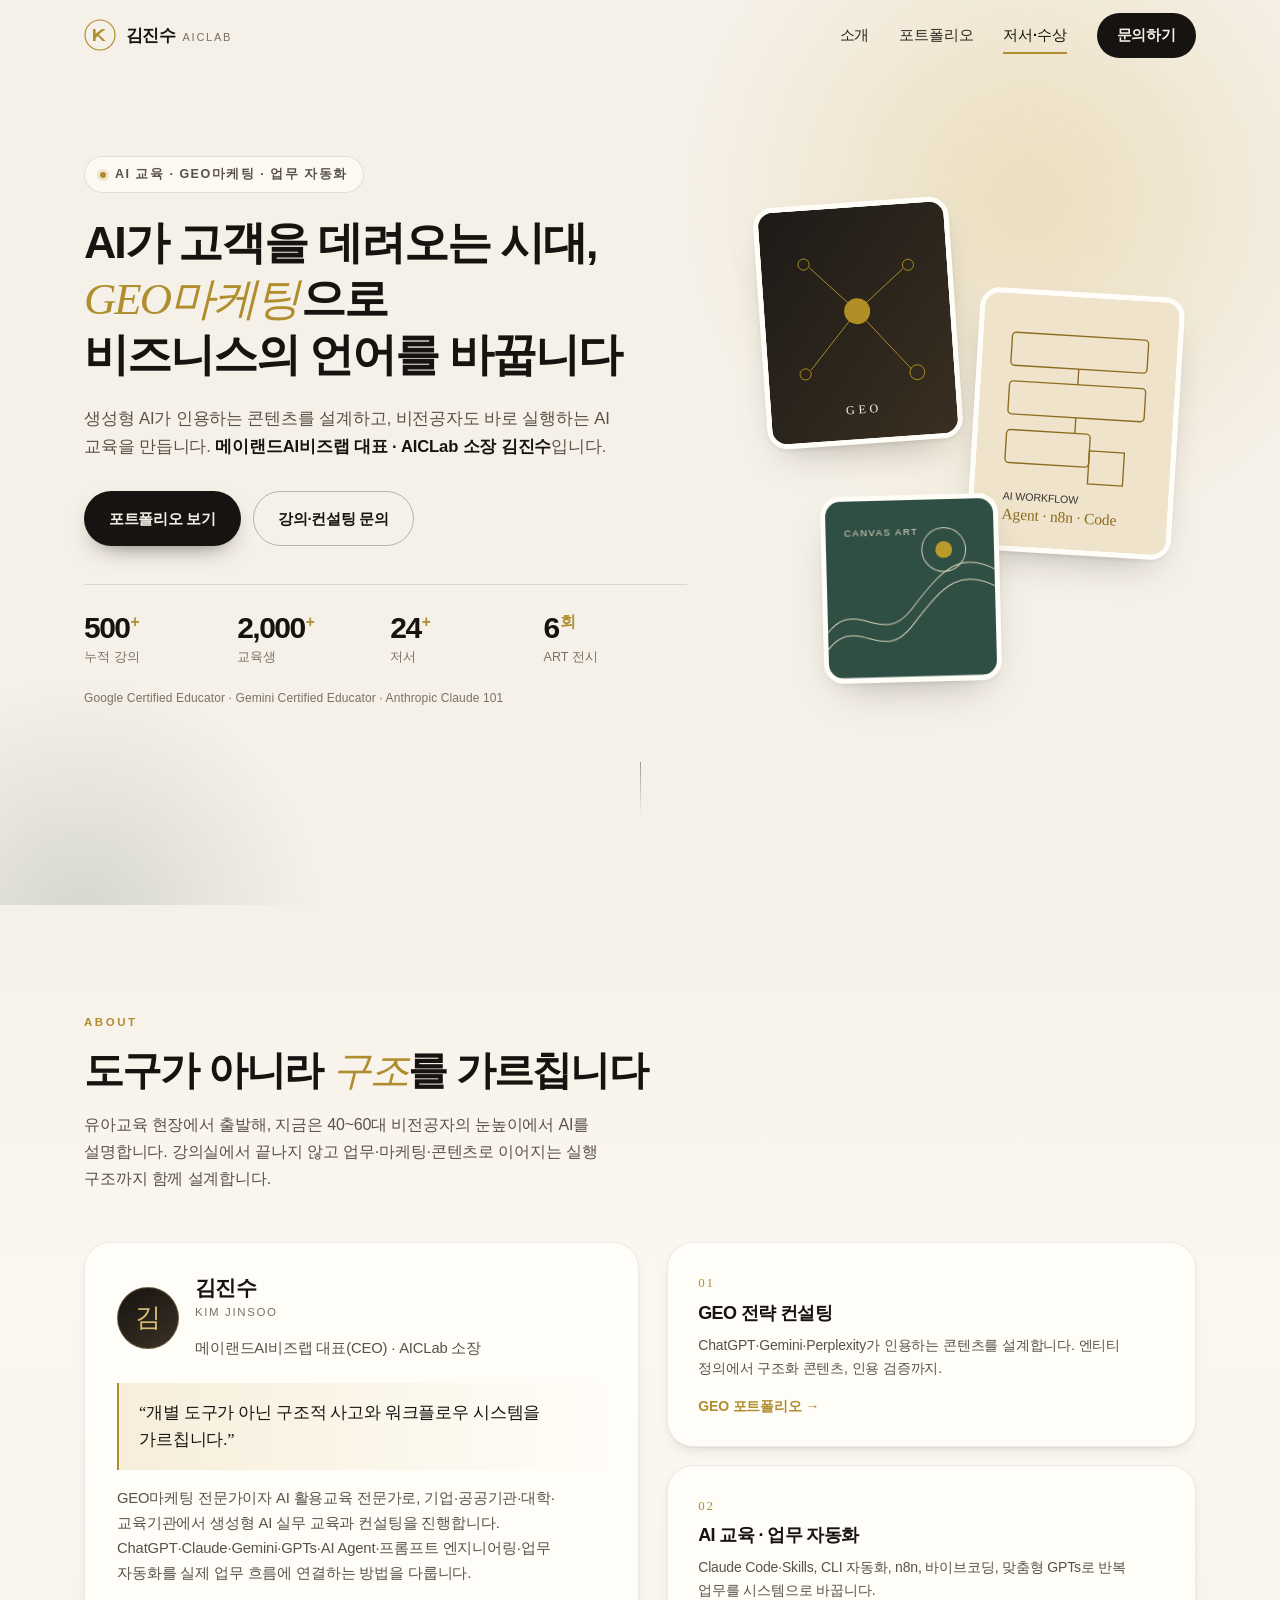
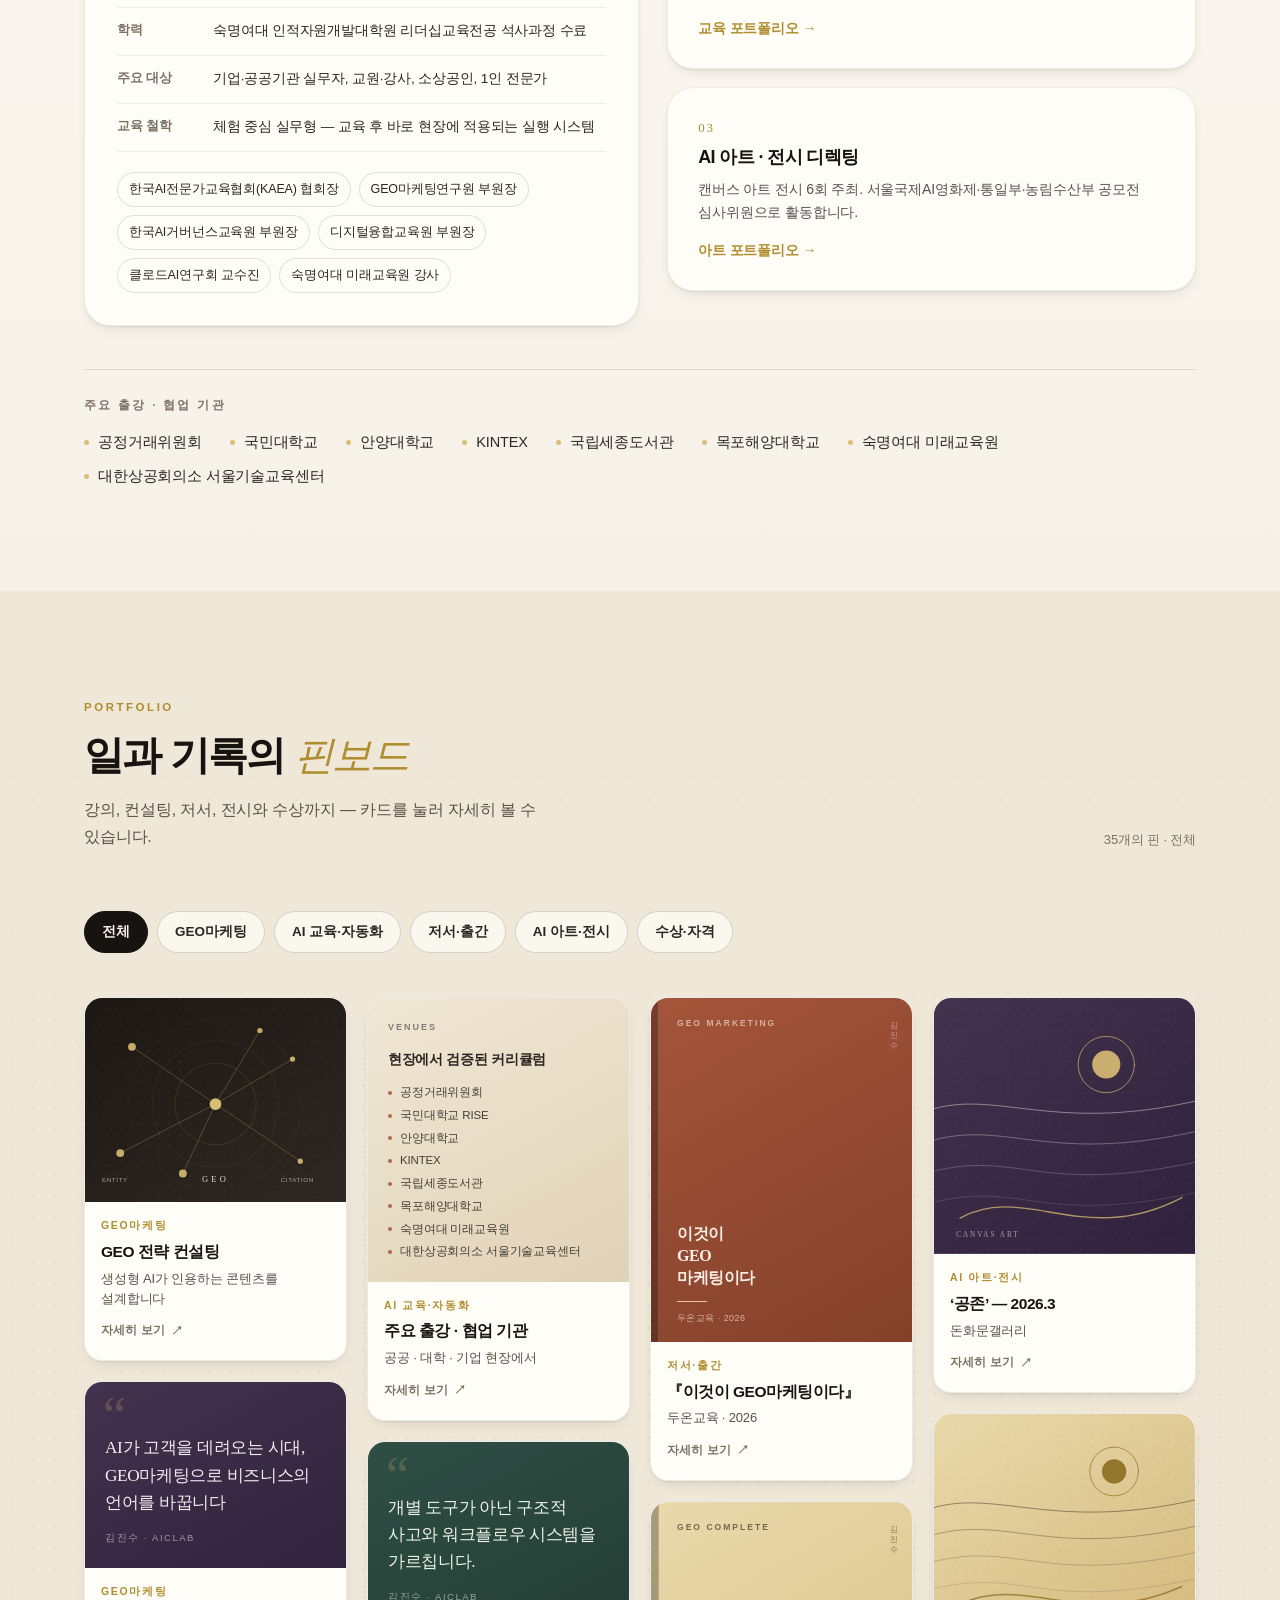
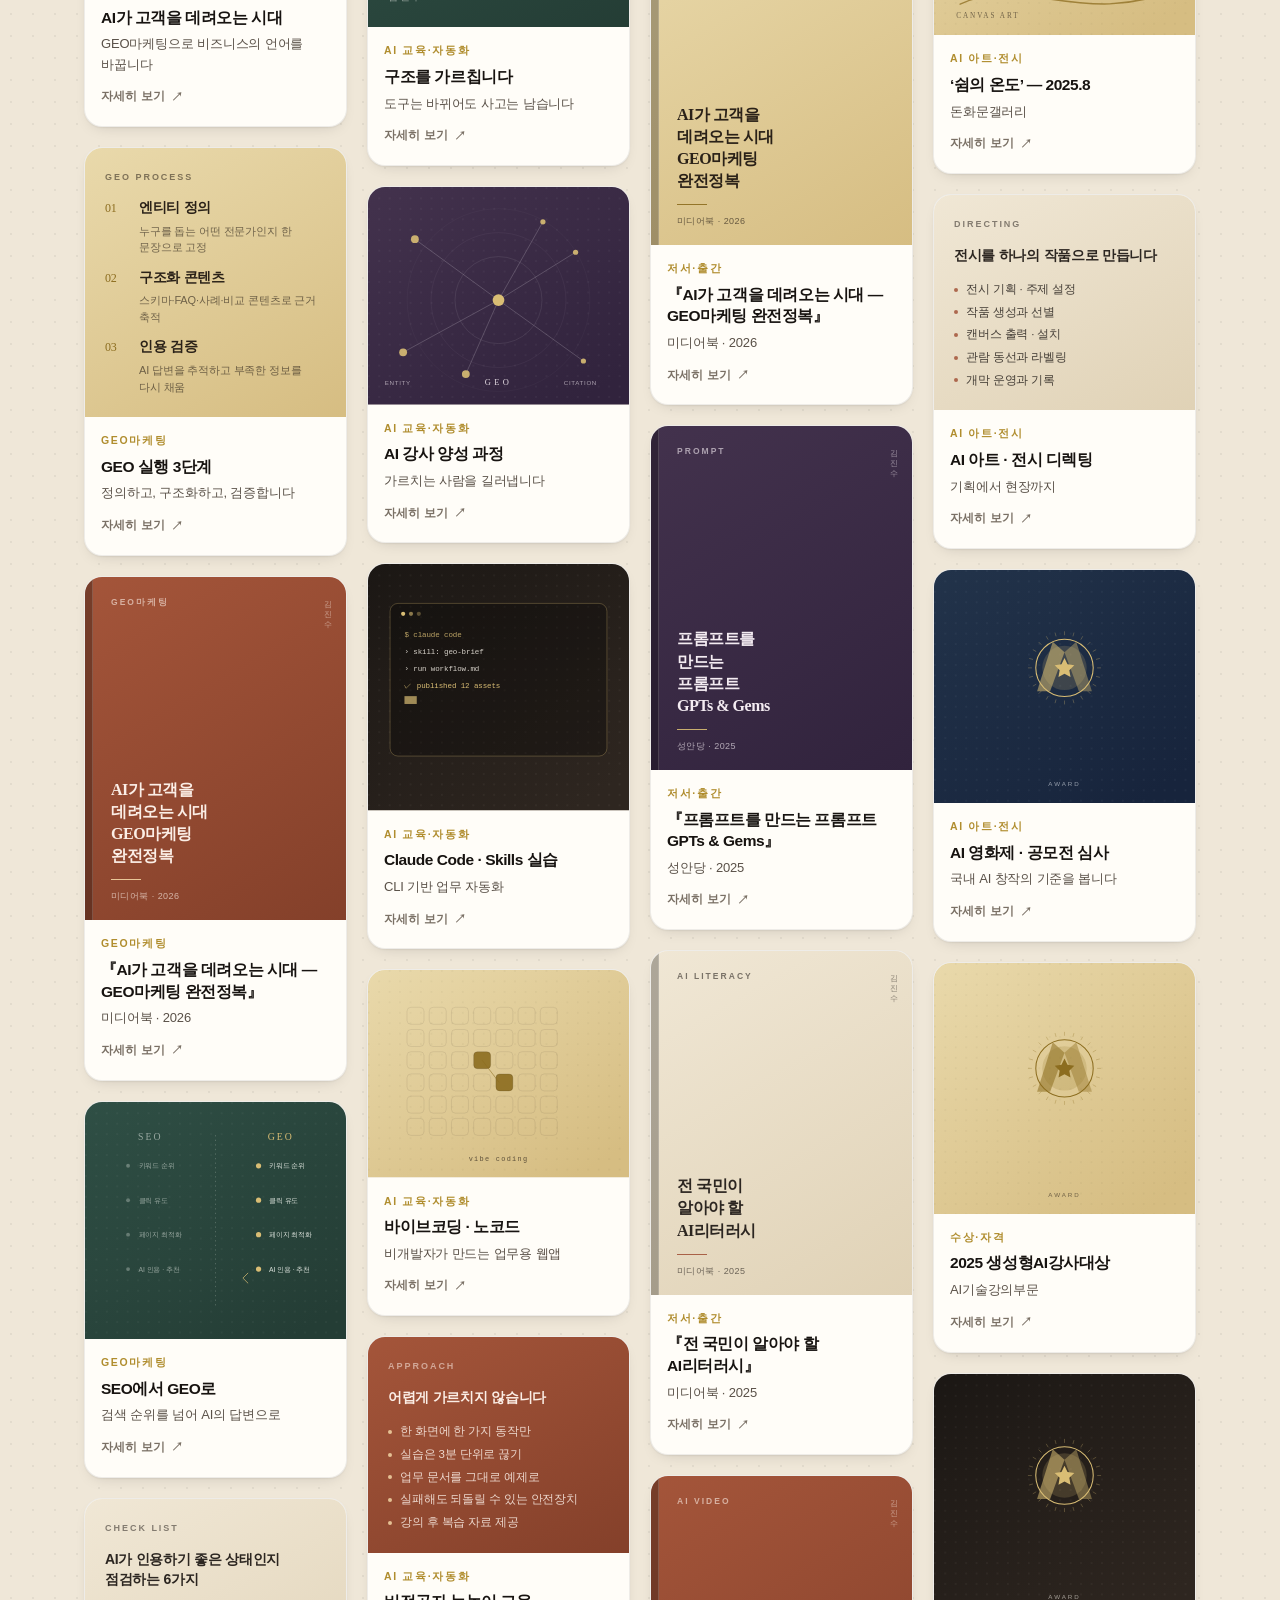
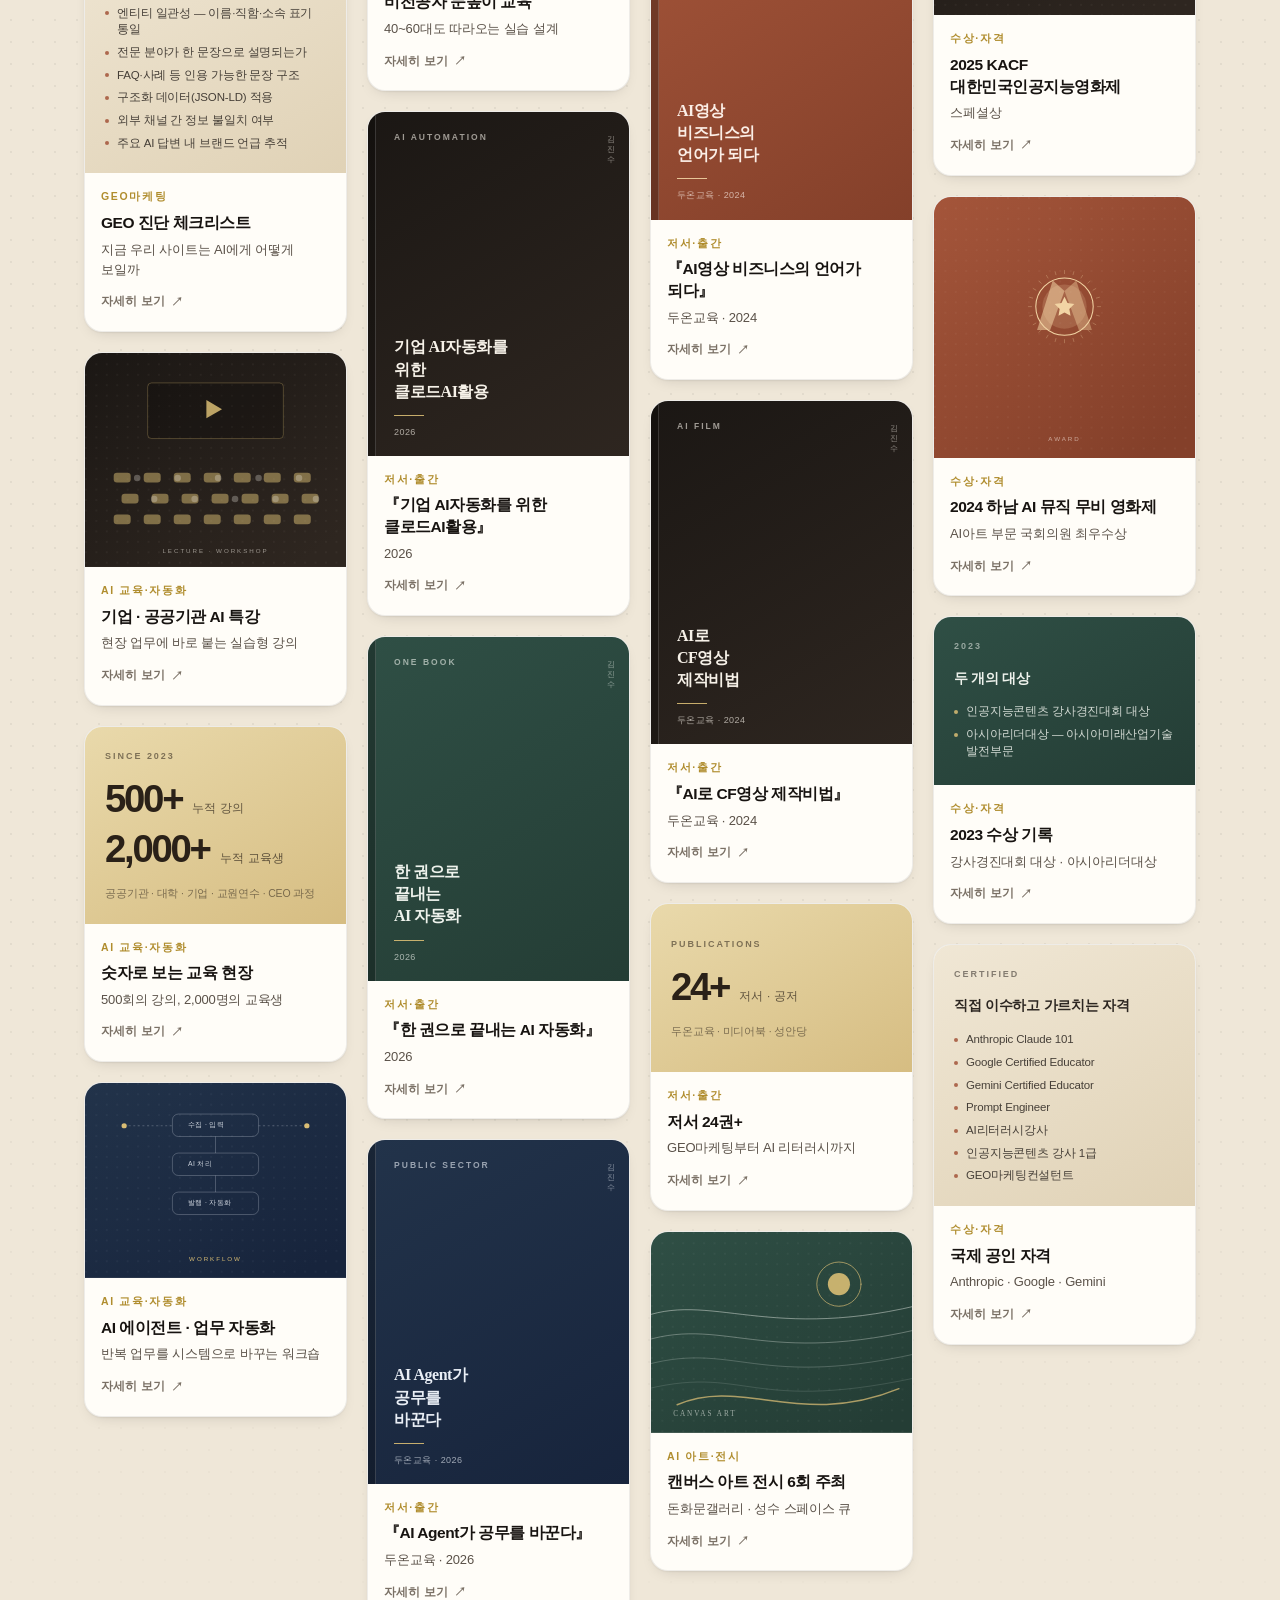
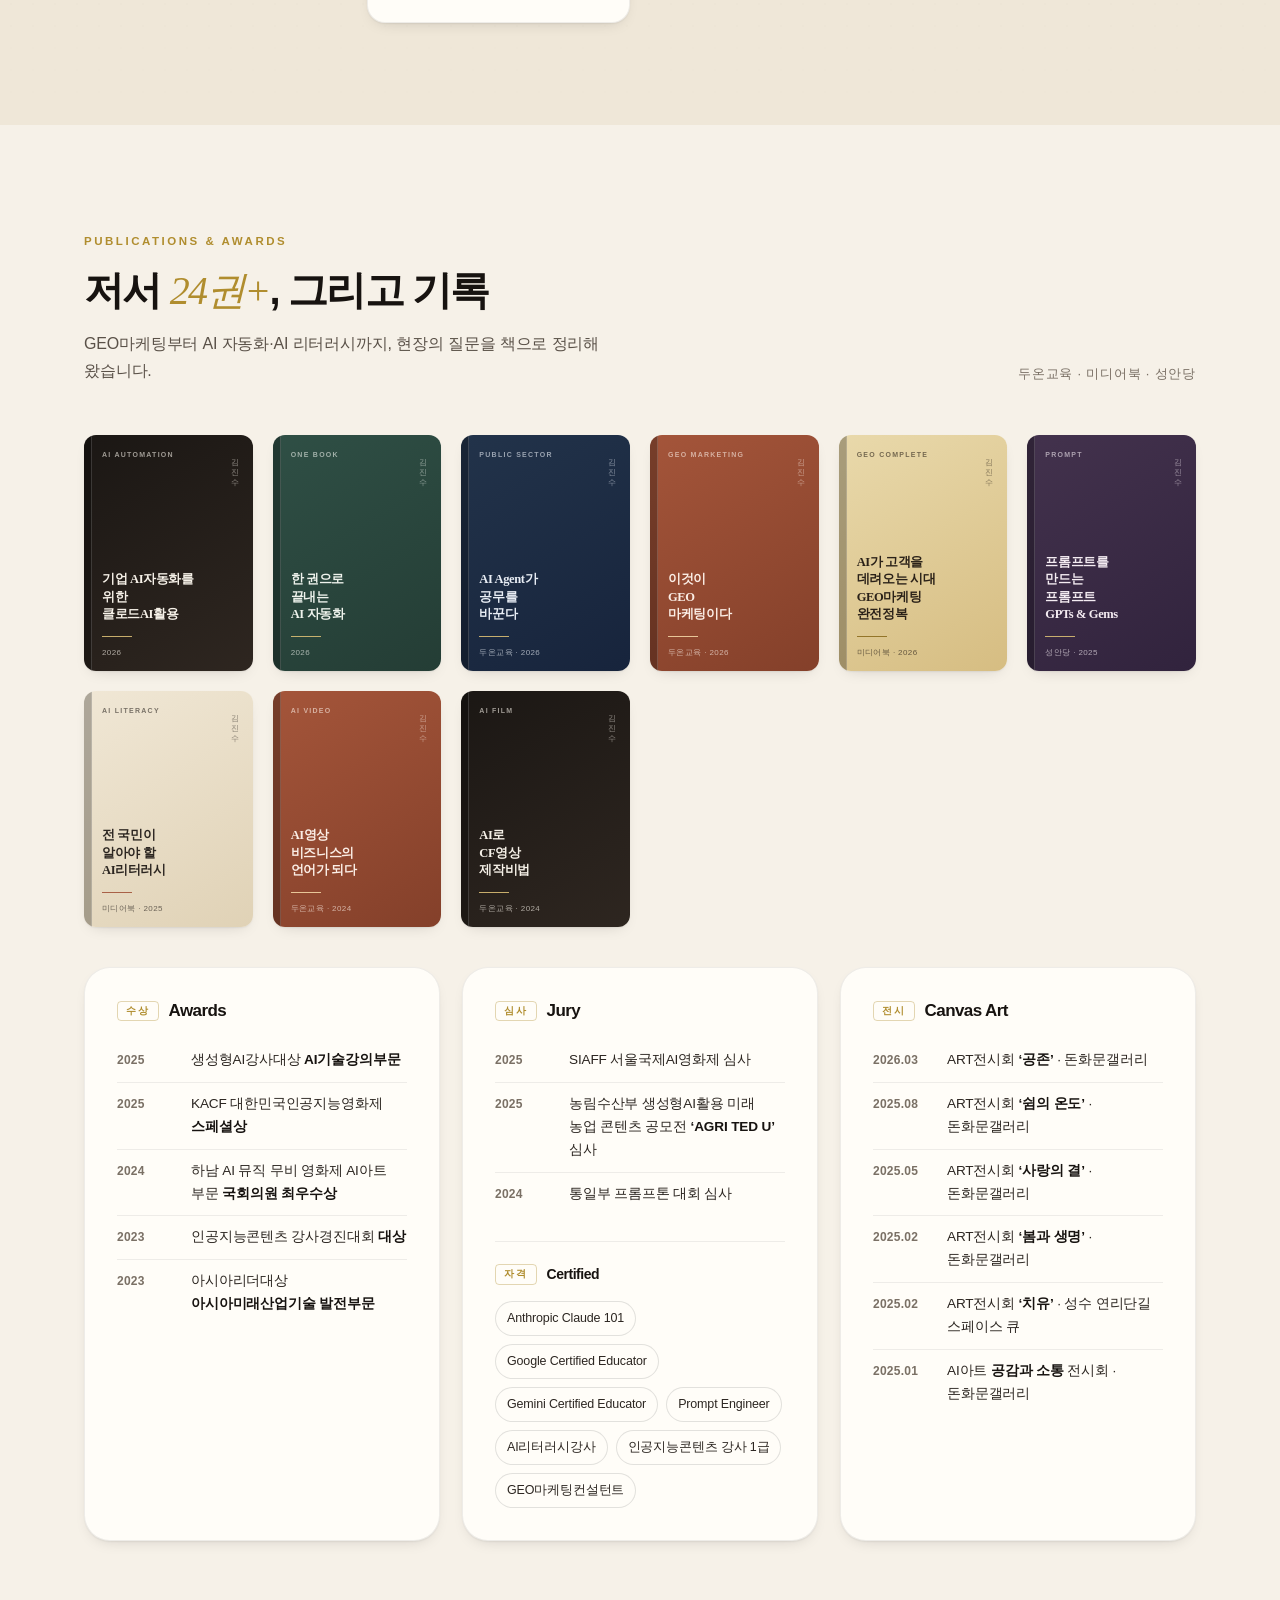
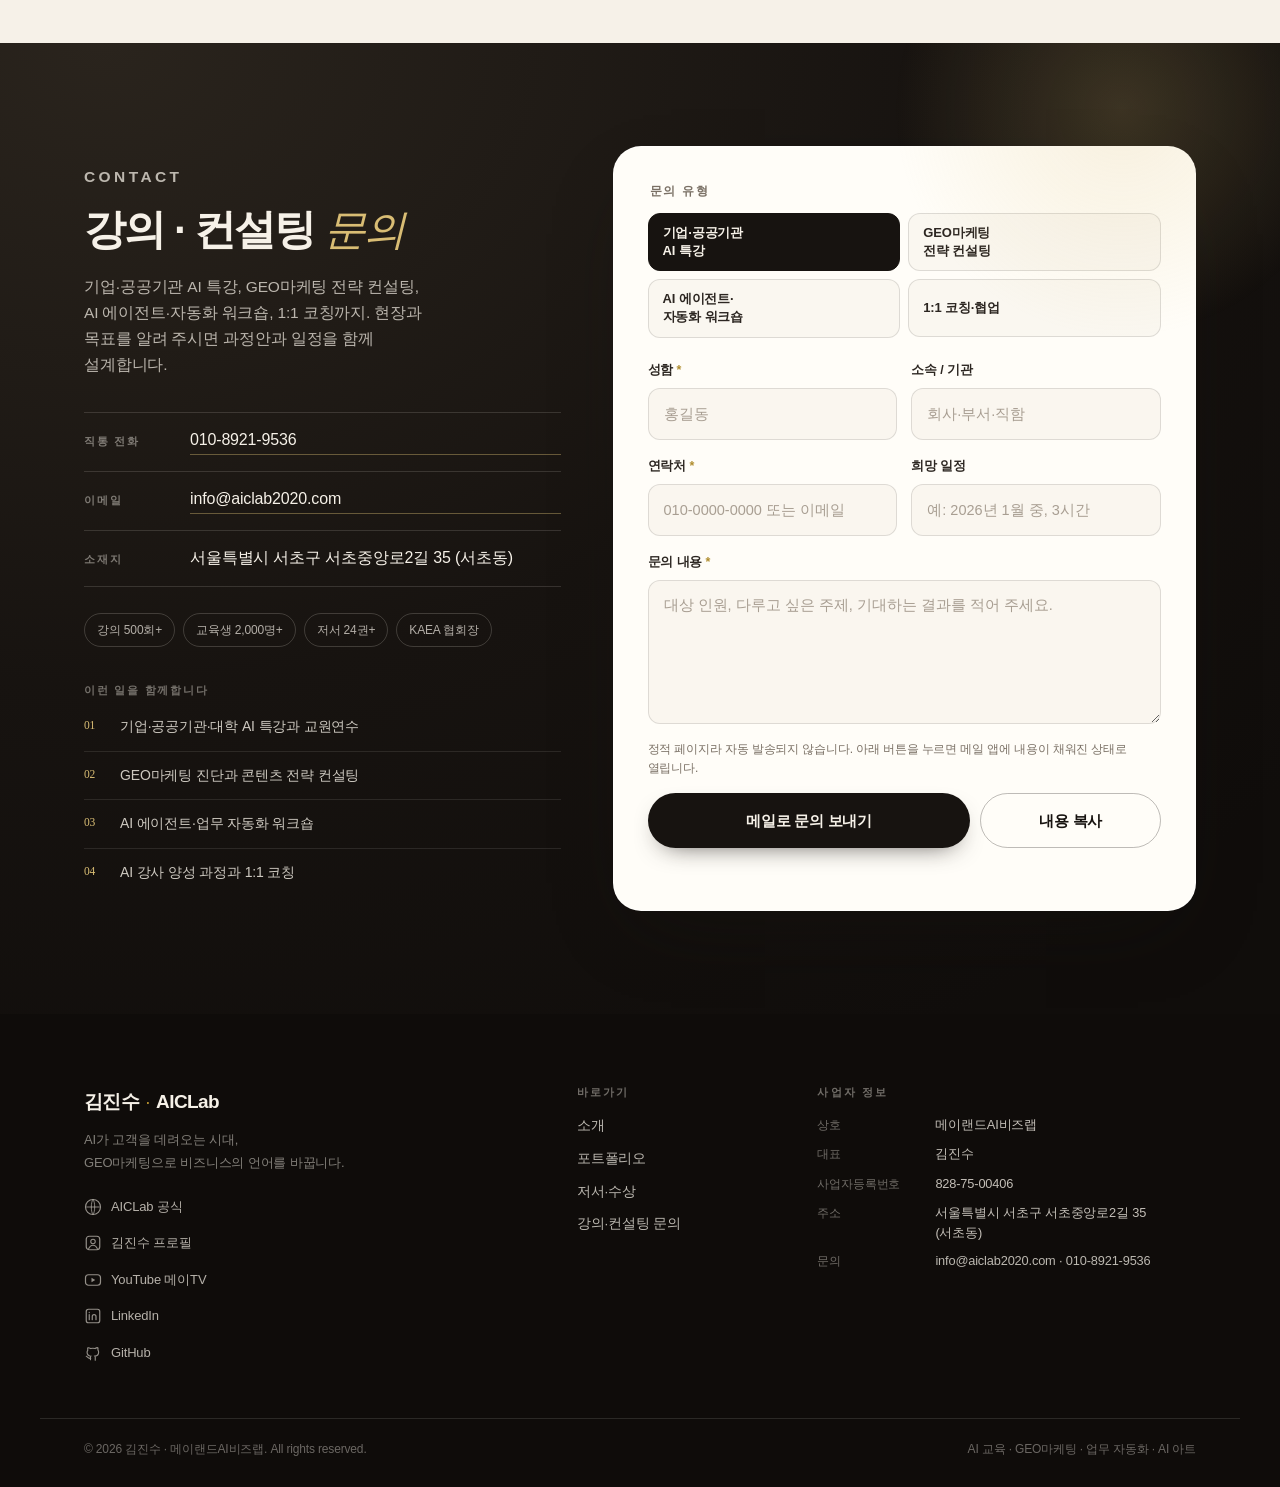
<file: preview.html>
<!DOCTYPE html>
<html lang="ko">
<head>
<meta charset="utf-8" />
<meta name="viewport" content="width=device-width, initial-scale=1" />
<title>김진수 · AICLab | AI 교육 · GEO마케팅 · 업무 자동화</title>
<meta name="description" content="AI 전문가 김진수 — 메이랜드AI비즈랩 대표, AICLab 소장. GEO마케팅 전략 컨설팅, 기업·공공기관 AI 특강, AI 에이전트·업무 자동화, AI 아트 전시. 누적 강의 500회+, 교육생 2,000명+, 저서 24권+." />
<meta name="author" content="김진수" />
<meta name="theme-color" content="#f7f2ea" />
<meta property="og:type" content="website" />
<meta property="og:title" content="김진수 · AICLab | AI 교육 · GEO마케팅" />
<meta property="og:description" content="AI가 고객을 데려오는 시대, GEO마케팅으로 비즈니스의 언어를 바꿉니다. 생성형 AI가 인용하는 콘텐츠 설계와 비전공자 눈높이 AI 실전 교육." />
<meta property="og:locale" content="ko_KR" />
<meta name="twitter:card" content="summary_large_image" />
<link rel="icon" href="favicon.svg" type="image/svg+xml" />
<style>
/* ============================================================
   김진수 · AICLab — 소개 웹앱
   Palette: ink / cream / gold, with muted art tones
   ============================================================ */

:root {
  --ink: #171310;
  --ink-2: #2c2621;
  --ink-3: #5a5148;
  --muted: #7a7065;
  --cream: #f6f1e8;
  --cream-2: #efe7d8;
  --paper: #fffdf8;
  --gold: #b08d2e;
  --gold-soft: #d9bd74;
  --gold-pale: #efe0bd;
  --line: rgba(23, 19, 16, 0.12);
  --line-soft: rgba(23, 19, 16, 0.07);
  --shadow-sm: 0 1px 2px rgba(23, 19, 16, 0.06), 0 6px 16px -8px rgba(23, 19, 16, 0.18);
  --shadow-md: 0 2px 4px rgba(23, 19, 16, 0.06), 0 18px 40px -20px rgba(23, 19, 16, 0.35);
  --shadow-lg: 0 30px 80px -30px rgba(23, 19, 16, 0.45);
  --radius: 18px;
  --radius-lg: 26px;
  --header-h: 72px;
  --wrap: 1200px;
  --ease: cubic-bezier(0.22, 0.8, 0.24, 1);
  --font-sans: "Pretendard", -apple-system, BlinkMacSystemFont, "Apple SD Gothic Neo",
    "Noto Sans KR", "Malgun Gothic", "맑은 고딕", "Segoe UI", Roboto, sans-serif;
  --font-serif: "Nanum Myeongjo", "Noto Serif KR", "Apple SD Gothic Neo", Georgia, "Times New Roman", serif;
}

* { box-sizing: border-box; }
[hidden] { display: none !important; }

html {
  scroll-behavior: smooth;
  scroll-padding-top: calc(var(--header-h) + 16px);
  -webkit-text-size-adjust: 100%;
}

body {
  margin: 0;
  font-family: var(--font-sans);
  color: var(--ink);
  background: var(--cream);
  line-height: 1.68;
  font-size: 16px;
  letter-spacing: -0.01em;
  -webkit-font-smoothing: antialiased;
  overflow-x: hidden;
  word-break: keep-all;
  overflow-wrap: break-word;
}

body.is-locked { overflow: hidden; }

img, svg { max-width: 100%; }
a { color: inherit; text-decoration: none; }
button { font: inherit; color: inherit; }

h1, h2, h3, h4 {
  margin: 0;
  line-height: 1.24;
  letter-spacing: -0.035em;
  font-weight: 700;
}

p { margin: 0; }
ul, ol, dl, dd { margin: 0; padding: 0; }
li { list-style: none; }

em { font-style: normal; }

::selection { background: var(--gold-pale); color: var(--ink); }

.wrap {
  width: 100%;
  max-width: var(--wrap);
  margin-inline: auto;
  padding-inline: clamp(18px, 4vw, 44px);
}

.skip-link {
  position: absolute;
  left: 12px;
  top: -60px;
  z-index: 200;
  background: var(--ink);
  color: var(--cream);
  padding: 10px 16px;
  border-radius: 10px;
  transition: top 0.2s var(--ease);
}
.skip-link:focus { top: 12px; }

:focus-visible {
  outline: 2px solid var(--gold);
  outline-offset: 3px;
  border-radius: 6px;
}

/* ───────────── Buttons & chips ───────────── */

.btn {
  display: inline-flex;
  align-items: center;
  justify-content: center;
  gap: 8px;
  padding: 14px 24px;
  border-radius: 999px;
  border: 1px solid transparent;
  font-size: 15px;
  font-weight: 650;
  letter-spacing: -0.02em;
  cursor: pointer;
  transition: transform 0.25s var(--ease), background 0.25s var(--ease),
    color 0.25s var(--ease), border-color 0.25s var(--ease), box-shadow 0.25s var(--ease);
  will-change: transform;
}
.btn:hover { transform: translateY(-2px); }
.btn:active { transform: translateY(0); }

.btn--primary {
  background: var(--ink);
  color: var(--cream);
  box-shadow: 0 10px 26px -14px rgba(23, 19, 16, 0.8);
}
.btn--primary:hover { background: #000; }

.btn--ghost {
  background: transparent;
  color: var(--ink);
  border-color: rgba(23, 19, 16, 0.28);
}
.btn--ghost:hover { background: var(--ink); color: var(--cream); border-color: var(--ink); }

.btn--block { width: 100%; }

.text-link {
  display: inline-block;
  margin-top: 14px;
  font-size: 14px;
  font-weight: 650;
  color: var(--gold);
  border-bottom: 1px solid transparent;
  transition: border-color 0.2s var(--ease), color 0.2s var(--ease);
}
.text-link:hover { border-color: currentColor; color: var(--ink); }

.chips {
  display: flex;
  flex-wrap: wrap;
  gap: 8px;
  padding: 0;
}
.chips li {
  padding: 7px 12px;
  border: 1px solid var(--line);
  border-radius: 999px;
  font-size: 13px;
  color: var(--ink-2);
  background: rgba(255, 253, 248, 0.6);
}
.chips--tight li { font-size: 12.5px; padding: 6px 11px; }

/* ───────────── Header ───────────── */

.site-header {
  position: fixed;
  inset: 0 0 auto 0;
  z-index: 100;
  height: var(--header-h);
  display: flex;
  align-items: center;
  transition: background 0.3s var(--ease), box-shadow 0.3s var(--ease),
    border-color 0.3s var(--ease), backdrop-filter 0.3s var(--ease);
  border-bottom: 1px solid transparent;
}
.site-header.is-stuck {
  background: rgba(246, 241, 232, 0.86);
  backdrop-filter: saturate(1.4) blur(14px);
  -webkit-backdrop-filter: saturate(1.4) blur(14px);
  border-bottom-color: var(--line-soft);
  box-shadow: 0 8px 30px -24px rgba(23, 19, 16, 0.5);
}

.header-inner {
  display: flex;
  align-items: center;
  justify-content: space-between;
  gap: 24px;
}

.brand {
  display: inline-flex;
  align-items: center;
  gap: 10px;
  color: var(--ink);
}
.brand__mark { display: grid; place-items: center; color: var(--gold); }
.brand__text { display: flex; align-items: baseline; gap: 7px; line-height: 1; }
.brand__text strong { font-size: 17px; letter-spacing: -0.03em; }
.brand__text span {
  font-size: 11px;
  letter-spacing: 0.16em;
  text-transform: uppercase;
  color: var(--muted);
}

.nav {
  display: flex;
  align-items: center;
  gap: 30px;
}
.nav > a {
  position: relative;
  font-size: 14.5px;
  font-weight: 550;
  color: var(--ink-2);
  padding: 6px 0;
  transition: color 0.2s var(--ease);
}
.nav > a::after {
  content: "";
  position: absolute;
  left: 0;
  bottom: 0;
  height: 1.5px;
  width: 0;
  background: var(--gold);
  transition: width 0.28s var(--ease);
}
.nav > a:hover { color: var(--ink); }
.nav > a:hover::after { width: 100%; }

.nav__cta {
  padding: 10px 20px !important;
  border-radius: 999px;
  background: var(--ink);
  color: var(--cream) !important;
  font-weight: 650 !important;
}
.nav__cta::after { display: none; }
.nav__cta:hover { background: var(--gold); color: var(--ink) !important; }

.burger {
  display: none;
  width: 44px;
  height: 44px;
  border: 1px solid var(--line);
  border-radius: 12px;
  background: rgba(255, 253, 248, 0.7);
  cursor: pointer;
  position: relative;
}
.burger span {
  position: absolute;
  left: 12px;
  width: 20px;
  height: 1.6px;
  background: var(--ink);
  border-radius: 2px;
  transition: transform 0.3s var(--ease), opacity 0.2s var(--ease);
}
.burger span:nth-child(1) { top: 15px; }
.burger span:nth-child(2) { top: 21px; }
.burger span:nth-child(3) { top: 27px; }
.burger[aria-expanded="true"] span:nth-child(1) { transform: translateY(6px) rotate(45deg); }
.burger[aria-expanded="true"] span:nth-child(2) { opacity: 0; }
.burger[aria-expanded="true"] span:nth-child(3) { transform: translateY(-6px) rotate(-45deg); }

/* ───────────── Hero ───────────── */

.hero {
  position: relative;
  padding: calc(var(--header-h) + clamp(40px, 7vw, 84px)) 0 clamp(48px, 7vw, 90px);
  overflow: hidden;
}
.hero::before {
  content: "";
  position: absolute;
  inset: -20% -10% auto auto;
  width: min(760px, 78vw);
  aspect-ratio: 1;
  background: radial-gradient(circle at 50% 50%, rgba(217, 189, 116, 0.36), transparent 62%);
  filter: blur(10px);
  pointer-events: none;
}
.hero::after {
  content: "";
  position: absolute;
  inset: auto auto -30% -14%;
  width: min(520px, 62vw);
  aspect-ratio: 1;
  background: radial-gradient(circle at 50% 50%, rgba(47, 79, 69, 0.16), transparent 65%);
  pointer-events: none;
}

.hero__grid {
  position: relative;
  display: grid;
  grid-template-columns: minmax(0, 1.15fr) minmax(0, 0.85fr);
  gap: clamp(28px, 5vw, 72px);
  align-items: center;
}

.eyebrow {
  display: inline-flex;
  align-items: center;
  gap: 9px;
  font-size: 12.5px;
  font-weight: 650;
  letter-spacing: 0.12em;
  text-transform: uppercase;
  color: var(--ink-3);
  padding: 7px 15px;
  border: 1px solid var(--line);
  border-radius: 999px;
  background: rgba(255, 253, 248, 0.65);
}
.eyebrow .dot {
  width: 6px; height: 6px;
  border-radius: 50%;
  background: var(--gold);
  box-shadow: 0 0 0 3px rgba(176, 141, 46, 0.18);
}

.hero h1 {
  margin: 22px 0 0;
  font-size: clamp(28px, 3.5vw, 46px);
  line-height: 1.24;
  letter-spacing: -0.045em;
  font-weight: 800;
  word-break: keep-all;
  max-width: 15em;
}
.hero h1 em {
  font-family: var(--font-serif);
  font-weight: 400;
  font-style: italic;
  color: var(--gold);
  padding-right: 0.04em;
}

.hero__lead {
  margin-top: 22px;
  max-width: 34em;
  font-size: clamp(15px, 1.3vw, 17px);
  color: var(--ink-3);
}
.hero__lead strong { color: var(--ink); font-weight: 650; }

.hero__actions {
  display: flex;
  flex-wrap: wrap;
  gap: 12px;
  margin-top: 30px;
}

.hero__badges {
  display: grid;
  grid-template-columns: repeat(4, minmax(0, 1fr));
  gap: 10px;
  margin-top: 38px;
  padding-top: 26px;
  border-top: 1px solid var(--line);
}
.hero__badges li { display: flex; flex-direction: column; gap: 3px; }
.hero__badges strong {
  font-size: clamp(22px, 2.4vw, 30px);
  font-weight: 750;
  letter-spacing: -0.05em;
  line-height: 1.1;
  font-variant-numeric: tabular-nums;
}
.hero__badges sup { font-size: 0.52em; color: var(--gold); margin-left: 1px; top: -0.7em; }
.hero__badges span { font-size: 12.5px; color: var(--muted); letter-spacing: 0.01em; }

.hero__certs {
  margin-top: 20px;
  font-size: 12px;
  color: var(--muted);
  letter-spacing: 0.01em;
}

.hero__pins {
  position: relative;
  height: clamp(360px, 42vw, 500px);
}
.hero-pin {
  position: absolute;
  border-radius: 20px;
  overflow: hidden;
  box-shadow: var(--shadow-md);
  border: 5px solid var(--paper);
  background: var(--paper);
  transition: transform 0.6s var(--ease);
}
.hero-pin svg { display: block; width: 100%; height: 100%; }
.hero-pin--a { width: 44%; left: 2%; top: 4%; transform: rotate(-4deg); }
.hero-pin--b { width: 46%; right: 4%; top: 22%; transform: rotate(3.5deg); z-index: 2; }
.hero-pin--c { width: 40%; left: 16%; bottom: 0; transform: rotate(-1.5deg); z-index: 3; }
.hero__pins:hover .hero-pin--a { transform: rotate(-6deg) translateY(-6px); }
.hero__pins:hover .hero-pin--b { transform: rotate(5deg) translateY(-10px); }
.hero__pins:hover .hero-pin--c { transform: rotate(-2deg) translateY(-4px); }

.hero__scroll {
  display: grid;
  place-items: center;
  margin-top: clamp(30px, 5vw, 54px);
}
.hero__scroll span {
  width: 1px;
  height: 54px;
  background: linear-gradient(var(--ink), transparent);
  opacity: 0.4;
  animation: drop 2.4s var(--ease) infinite;
}
@keyframes drop {
  0% { transform: scaleY(0); transform-origin: top; opacity: 0; }
  35% { transform: scaleY(1); opacity: 0.5; }
  100% { transform: scaleY(1); transform-origin: bottom; opacity: 0; }
}

/* ───────────── Sections ───────────── */

.section { padding: clamp(56px, 8vw, 110px) 0; position: relative; }

.section__head { max-width: 760px; margin-bottom: clamp(30px, 4vw, 50px); }
.section__head--row {
  max-width: none;
  display: flex;
  align-items: flex-end;
  justify-content: space-between;
  gap: 24px;
  flex-wrap: wrap;
}
.section__head--row > div { max-width: 640px; }

.kicker {
  display: inline-block;
  font-size: 11.5px;
  font-weight: 700;
  letter-spacing: 0.22em;
  text-transform: uppercase;
  color: var(--gold);
  margin-bottom: 14px;
}
.kicker--light { color: var(--gold-soft); }

.section h2 {
  font-size: clamp(25px, 3.2vw, 40px);
  letter-spacing: -0.045em;
}
.section h2 em {
  font-family: var(--font-serif);
  font-weight: 400;
  font-style: italic;
  color: var(--gold);
}
.section__lead {
  margin-top: 16px;
  color: var(--ink-3);
  font-size: 16px;
  max-width: 58ch;
}

/* ───────────── About ───────────── */

.section--about { background: linear-gradient(180deg, transparent, rgba(255, 253, 248, 0.55) 30%, transparent); }

.about__grid {
  display: grid;
  grid-template-columns: minmax(0, 1.05fr) minmax(0, 1fr);
  gap: clamp(18px, 2.4vw, 28px);
  align-items: start;
}

.card {
  background: var(--paper);
  border: 1px solid var(--line-soft);
  border-radius: var(--radius-lg);
  padding: clamp(22px, 2.6vw, 32px);
  box-shadow: var(--shadow-sm);
}

.card--profile p { color: var(--ink-3); font-size: 14.8px; margin-top: 16px; }

.profile__top { display: flex; align-items: center; gap: 16px; }
.avatar {
  width: 62px; height: 62px;
  border-radius: 50%;
  display: grid;
  place-items: center;
  background: linear-gradient(145deg, var(--ink), #3b3126);
  color: var(--gold-soft);
  font-family: var(--font-serif);
  font-size: 26px;
  flex: 0 0 auto;
  border: 1px solid rgba(217, 189, 116, 0.35);
}
.profile__top h3 { font-size: 21px; }
.profile__top h3 small {
  display: block;
  font-size: 11.5px;
  font-weight: 500;
  letter-spacing: 0.14em;
  text-transform: uppercase;
  color: var(--muted);
  margin-top: 4px;
}
.profile__role { font-size: 13.5px; color: var(--ink-3); margin-top: 2px; }

.quote {
  font-family: var(--font-serif);
  font-size: 19px;
  line-height: 1.68;
  letter-spacing: -0.01em;
}
.quote--inline {
  margin: 22px 0 0;
  padding: 16px 20px;
  border-left: 2px solid var(--gold);
  background: linear-gradient(90deg, rgba(239, 224, 189, 0.5), transparent);
  color: var(--ink);
  font-size: 16.5px;
}

.profile__facts { margin-top: 22px; border-top: 1px solid var(--line-soft); }
.profile__facts > div {
  display: grid;
  grid-template-columns: 84px minmax(0, 1fr);
  gap: 12px;
  padding: 12px 0;
  border-bottom: 1px solid var(--line-soft);
  font-size: 13.6px;
}
.profile__facts dt { color: var(--muted); font-weight: 600; font-size: 12.5px; }
.profile__facts dd { color: var(--ink-2); }

.card--profile .chips { margin-top: 20px; }

.about__pillars { display: grid; gap: clamp(12px, 1.6vw, 18px); }

.card--pillar {
  position: relative;
  padding: clamp(20px, 2.2vw, 26px) clamp(22px, 2.4vw, 30px);
  transition: transform 0.35s var(--ease), box-shadow 0.35s var(--ease), border-color 0.35s var(--ease);
}
.card--pillar:hover {
  transform: translateY(-3px);
  box-shadow: var(--shadow-md);
  border-color: rgba(176, 141, 46, 0.4);
}
.pillar__no {
  font-family: var(--font-serif);
  font-size: 13px;
  color: var(--gold);
  letter-spacing: 0.14em;
}
.card--pillar h3 { font-size: 18px; margin-top: 6px; }
.card--pillar p { margin-top: 9px; font-size: 14px; color: var(--ink-3); }

.venues {
  margin-top: clamp(28px, 3.4vw, 44px);
  padding-top: 26px;
  border-top: 1px solid var(--line);
}
.venues__label {
  font-size: 11.5px;
  font-weight: 700;
  letter-spacing: 0.2em;
  text-transform: uppercase;
  color: var(--muted);
  margin-bottom: 14px;
}
.venues__list {
  display: flex;
  flex-wrap: wrap;
  gap: 10px 28px;
}
.venues__list li {
  font-size: 14.5px;
  color: var(--ink-2);
  position: relative;
  padding-left: 14px;
}
.venues__list li::before {
  content: "";
  position: absolute;
  left: 0; top: 0.68em;
  width: 5px; height: 5px;
  border-radius: 50%;
  background: var(--gold-soft);
}

/* ───────────── Portfolio ───────────── */

.section--portfolio { background: var(--cream-2); }
.section--portfolio::before {
  content: "";
  position: absolute;
  inset: 0;
  background-image: radial-gradient(rgba(23, 19, 16, 0.055) 1px, transparent 1px);
  background-size: 22px 22px;
  mask-image: linear-gradient(180deg, transparent, #000 12%, #000 82%, transparent);
  -webkit-mask-image: linear-gradient(180deg, transparent, #000 12%, #000 82%, transparent);
  pointer-events: none;
}
.section--portfolio > .wrap { position: relative; }

.pin-count { font-size: 13px; color: var(--muted); font-variant-numeric: tabular-nums; }

.filters {
  display: flex;
  flex-wrap: wrap;
  gap: 9px;
  margin-bottom: clamp(22px, 3vw, 34px);
  position: sticky;
  top: calc(var(--header-h) + 8px);
  z-index: 20;
  padding: 10px;
  margin-inline: -10px;
  border-radius: 999px;
  background: rgba(239, 231, 216, 0.78);
  backdrop-filter: blur(10px);
  -webkit-backdrop-filter: blur(10px);
}

.chip {
  padding: 9px 17px;
  border-radius: 999px;
  border: 1px solid rgba(23, 19, 16, 0.16);
  background: rgba(255, 253, 248, 0.7);
  font-size: 13.5px;
  font-weight: 600;
  color: var(--ink-2);
  cursor: pointer;
  transition: background 0.22s var(--ease), color 0.22s var(--ease),
    border-color 0.22s var(--ease), transform 0.22s var(--ease);
  white-space: nowrap;
}
.chip:hover { border-color: var(--ink); transform: translateY(-1px); }
.chip.is-active {
  background: var(--ink);
  color: var(--cream);
  border-color: var(--ink);
}

/* Masonry via CSS columns */
.masonry {
  column-count: 4;
  column-gap: clamp(14px, 1.6vw, 20px);
}

.pin {
  break-inside: avoid;
  -webkit-column-break-inside: avoid;
  page-break-inside: avoid;
  display: block;
  width: 100%;
  margin: 0 0 clamp(14px, 1.6vw, 20px);
  padding: 0;
  text-align: left;
  background: var(--paper);
  border: 1px solid var(--line-soft);
  border-radius: var(--radius);
  overflow: hidden;
  cursor: pointer;
  box-shadow: var(--shadow-sm);
  transition: transform 0.32s var(--ease), box-shadow 0.32s var(--ease),
    border-color 0.32s var(--ease);
  animation: pinIn 0.5s var(--ease) both;
}
.pin:hover {
  transform: translateY(-4px);
  box-shadow: var(--shadow-md);
  border-color: rgba(176, 141, 46, 0.45);
}
@keyframes pinIn {
  from { opacity: 0; transform: translateY(10px); }
  to { opacity: 1; transform: translateY(0); }
}
.pin.is-hidden { display: none; }

.pin__visual {
  position: relative;
  width: 100%;
  overflow: hidden;
  background: var(--cream);
}
.pin__visual svg { display: block; width: 100%; height: 100%; }
.pin__visual > .book { position: absolute; inset: 0; }
.pin__visual--auto { background: transparent; }
.pin__visual--auto > .poster { position: relative; }

/* ───────────── HTML 포스터 (인용·수치·단계·목록) ───────────── */

.poster {
  position: absolute;
  inset: 0;
  display: flex;
  flex-direction: column;
  padding: 22px 20px;
  background: linear-gradient(152deg, var(--p-bg) 0%, var(--p-bg2) 100%);
  color: var(--p-fg);
  overflow: hidden;
}
.pin__visual--auto .poster { position: relative; inset: auto; min-height: 168px; }

.poster__kicker {
  font-size: 9px;
  font-weight: 700;
  letter-spacing: 0.22em;
  text-transform: uppercase;
  opacity: 0.55;
}

.poster--quote { justify-content: space-between; gap: 14px; padding-top: 52px; }
.poster__mark {
  position: absolute;
  top: 8px;
  left: 18px;
  font-family: var(--font-serif);
  font-size: 52px;
  line-height: 1;
  color: var(--p-accent);
  opacity: 0.22;
  display: block;
  pointer-events: none;
}
.poster__text {
  font-family: var(--font-serif);
  font-size: clamp(15px, 1.35vw, 19px);
  line-height: 1.58;
  letter-spacing: -0.02em;
  word-break: keep-all;
}
.poster__by {
  font-size: 9.5px;
  letter-spacing: 0.16em;
  text-transform: uppercase;
  opacity: 0.55;
}

.poster--stat { justify-content: center; gap: 16px; }
.poster__nums { display: grid; gap: 12px; }
.poster__nums > div { display: flex; align-items: baseline; gap: 10px; flex-wrap: wrap; }
.poster__nums strong {
  font-size: clamp(30px, 3vw, 42px);
  font-weight: 780;
  letter-spacing: -0.06em;
  line-height: 1;
  font-variant-numeric: tabular-nums;
}
.poster__nums span { font-size: 11.5px; opacity: 0.7; letter-spacing: 0.02em; }
.poster__foot { font-size: 10.5px; opacity: 0.55; line-height: 1.6; word-break: keep-all; }

.poster--steps { gap: 12px; }
.poster__steps { display: grid; gap: 11px; }
.poster__steps li { display: grid; grid-template-columns: 24px minmax(0, 1fr); gap: 10px; align-items: start; }
.poster__steps li > span {
  font-family: var(--font-serif);
  font-size: 12px;
  color: var(--p-accent);
  padding-top: 1px;
}
.poster__steps strong { display: block; font-size: 13.5px; letter-spacing: -0.02em; }
.poster__steps em {
  display: block;
  font-style: normal;
  font-size: 11px;
  line-height: 1.5;
  opacity: 0.62;
  margin-top: 3px;
  word-break: keep-all;
}

.poster--list { gap: 4px; }
.poster__head {
  display: block;
  font-size: 14px;
  line-height: 1.42;
  letter-spacing: -0.02em;
  margin: 10px 0 11px;
  word-break: keep-all;
}
.poster__items { display: grid; gap: 6px; }
.poster__items li {
  position: relative;
  padding-left: 12px;
  font-size: 11.5px;
  line-height: 1.45;
  opacity: 0.86;
  word-break: keep-all;
}
.poster__items li::before {
  content: "";
  position: absolute;
  left: 0;
  top: 0.58em;
  width: 4px;
  height: 4px;
  border-radius: 50%;
  background: var(--p-accent);
}

/* ───────────── 도서 커버 ───────────── */

.book {
  position: absolute;
  inset: 0;
  background: linear-gradient(150deg, var(--p-bg) 0%, var(--p-bg2) 100%);
  color: var(--p-fg);
  overflow: hidden;
}
.book__spine {
  position: absolute;
  left: 0;
  top: 0;
  bottom: 0;
  width: 8px;
  background: rgba(0, 0, 0, 0.28);
  box-shadow: inset -1px 0 0 rgba(255, 255, 255, 0.16);
}
.book__face {
  position: absolute;
  inset: 0;
  padding: 18px 16px 16px 26px;
  display: flex;
  flex-direction: column;
}
.book__kicker {
  font-size: 8.5px;
  font-weight: 700;
  letter-spacing: 0.24em;
  text-transform: uppercase;
  opacity: 0.6;
}
.book__title {
  margin-top: auto;
  font-family: var(--font-serif);
  font-size: clamp(13px, 1.25vw, 18px);
  line-height: 1.38;
  font-weight: 600;
  letter-spacing: -0.03em;
  word-break: keep-all;
}
.book__rule {
  display: block;
  width: 30px;
  height: 1px;
  background: var(--p-accent);
  margin: 12px 0 9px;
  opacity: 0.9;
}
.book__pub { font-size: 9px; letter-spacing: 0.05em; opacity: 0.66; }
.book__author {
  position: absolute;
  right: 12px;
  top: 18px;
  writing-mode: vertical-rl;
  font-size: 8px;
  letter-spacing: 0.22em;
  opacity: 0.5;
}

.pin__body { padding: 15px 16px 17px; }
.pin__cat {
  display: block;
  font-size: 10.5px;
  font-weight: 700;
  letter-spacing: 0.16em;
  text-transform: uppercase;
  color: var(--gold);
}
.pin__title {
  display: block;
  margin-top: 6px;
  font-size: 15.5px;
  font-weight: 700;
  letter-spacing: -0.03em;
  line-height: 1.4;
  word-break: keep-all;
}
.pin__sub {
  display: block;
  margin-top: 6px;
  font-size: 13px;
  color: var(--ink-3);
  line-height: 1.55;
  word-break: keep-all;
}
.pin__more {
  display: inline-flex;
  margin-top: 12px;
  font-size: 11.5px;
  font-weight: 650;
  color: var(--muted);
  letter-spacing: 0.02em;
  align-items: center;
  gap: 5px;
}
.pin:hover .pin__more { color: var(--gold); }
.pin__more::after { content: "↗"; font-size: 12px; }

.noscript {
  margin-top: 24px;
  padding: 22px;
  border: 1px dashed var(--line);
  border-radius: var(--radius);
  background: var(--paper);
}
.noscript h3 { font-size: 16px; margin-bottom: 12px; }
.noscript li { font-size: 14px; color: var(--ink-3); padding-left: 14px; position: relative; margin-bottom: 6px; }
.noscript li::before { content: "·"; position: absolute; left: 2px; color: var(--gold); }

/* ───────────── Books & awards ───────────── */

.books__meta { font-size: 13px; color: var(--muted); letter-spacing: 0.06em; }

.books__grid {
  display: grid;
  grid-template-columns: repeat(auto-fill, minmax(148px, 1fr));
  gap: clamp(12px, 1.6vw, 20px);
}

.shelf-item {
  position: relative;
  border-radius: 12px;
  overflow: hidden;
  box-shadow: var(--shadow-sm);
  transition: transform 0.35s var(--ease), box-shadow 0.35s var(--ease);
  aspect-ratio: 3 / 4.2;
}
.shelf-item:hover { transform: translateY(-5px) rotate(-0.6deg); box-shadow: var(--shadow-md); }
.shelf-item svg { display: block; width: 100%; height: 100%; }

.awards__grid {
  display: grid;
  grid-template-columns: repeat(3, minmax(0, 1fr));
  gap: clamp(14px, 1.8vw, 22px);
  margin-top: clamp(26px, 3.4vw, 40px);
}

.card--list h3 { font-size: 17px; display: flex; align-items: center; gap: 10px; flex-wrap: wrap; }
.card--list h3.card__sub { margin-top: 26px; padding-top: 22px; border-top: 1px solid var(--line-soft); font-size: 14px; }
.card__label {
  font-size: 10px;
  font-weight: 700;
  letter-spacing: 0.18em;
  text-transform: uppercase;
  color: var(--gold);
  border: 1px solid rgba(176, 141, 46, 0.35);
  padding: 3px 8px;
  border-radius: 4px;
}

.timeline { margin-top: 18px; }
.timeline li {
  display: grid;
  grid-template-columns: 62px minmax(0, 1fr);
  gap: 12px;
  padding: 10px 0;
  border-bottom: 1px solid var(--line-soft);
  font-size: 13.6px;
  color: var(--ink-2);
  align-items: baseline;
}
.timeline li:last-child { border-bottom: 0; }
.timeline__year {
  font-size: 12px;
  font-weight: 700;
  color: var(--muted);
  font-variant-numeric: tabular-nums;
  letter-spacing: 0.02em;
}
.timeline em { color: var(--ink); font-weight: 600; }

.card--list .chips { margin-top: 16px; }

.nav > a.is-current { color: var(--ink); }
.nav > a.is-current::after { width: 100%; }

.shelf-item .book { position: relative; inset: auto; height: 100%; }
.shelf-item .book__face { padding: 14px 10px 12px 18px; }
.shelf-item .book__title { font-size: 12.5px; line-height: 1.4; }
.shelf-item .book__kicker { font-size: 7px; letter-spacing: 0.18em; }
.shelf-item .book__pub { font-size: 8px; }

/* ───────────── Contact ───────────── */

.section--contact {
  background:
    radial-gradient(120% 120% at 8% 0%, #2a241d 0%, #171310 55%, #100d0b 100%);
  color: var(--cream);
  overflow: hidden;
}
.section--contact::after {
  content: "";
  position: absolute;
  right: -8%;
  top: -20%;
  width: 520px;
  aspect-ratio: 1;
  background: radial-gradient(circle, rgba(217, 189, 116, 0.2), transparent 62%);
  pointer-events: none;
}

.contact__grid {
  position: relative;
  display: grid;
  grid-template-columns: minmax(0, 0.9fr) minmax(0, 1.1fr);
  gap: clamp(26px, 4vw, 60px);
  align-items: start;
}

.contact__intro h2 { font-size: clamp(26px, 3.4vw, 42px); }
.contact__intro h2 em { color: var(--gold-soft); }
.contact__intro > p { margin-top: 18px; color: rgba(246, 241, 232, 0.72); font-size: 15.5px; max-width: 40ch; }

.contact__direct { margin-top: 34px; display: grid; gap: 2px; }
.contact__direct li {
  display: grid;
  grid-template-columns: 92px minmax(0, 1fr);
  gap: 14px;
  padding: 14px 0;
  border-top: 1px solid rgba(246, 241, 232, 0.14);
  align-items: baseline;
}
.contact__direct li:last-child { border-bottom: 1px solid rgba(246, 241, 232, 0.14); }
.contact__label {
  font-size: 11px;
  font-weight: 700;
  letter-spacing: 0.16em;
  text-transform: uppercase;
  color: rgba(246, 241, 232, 0.45);
}
.contact__direct a, .contact__direct span:not(.contact__label) {
  font-size: 16px;
  letter-spacing: -0.01em;
  color: var(--cream);
}
.contact__direct a { border-bottom: 1px solid rgba(217, 189, 116, 0.4); transition: color 0.2s var(--ease), border-color 0.2s var(--ease); }
.contact__direct a:hover { color: var(--gold-soft); border-color: var(--gold-soft); }

.contact__trust { display: flex; flex-wrap: wrap; gap: 8px; margin-top: 26px; }
.contact__trust li {
  font-size: 12px;
  color: rgba(246, 241, 232, 0.7);
  border: 1px solid rgba(246, 241, 232, 0.18);
  padding: 6px 12px;
  border-radius: 999px;
}

.contact__offer { margin-top: 34px; }
.contact__offer-label {
  font-size: 11px;
  font-weight: 700;
  letter-spacing: 0.16em;
  text-transform: uppercase;
  color: rgba(246, 241, 232, 0.42);
  margin-bottom: 4px;
}
.contact__offer ul { display: grid; }
.contact__offer li {
  display: grid;
  grid-template-columns: 26px minmax(0, 1fr);
  gap: 10px;
  padding: 12px 0;
  border-bottom: 1px solid rgba(246, 241, 232, 0.1);
  font-size: 14px;
  color: rgba(246, 241, 232, 0.82);
  word-break: keep-all;
}
.contact__offer li:last-child { border-bottom: 0; }
.contact__offer li span {
  font-family: var(--font-serif);
  font-size: 11.5px;
  color: var(--gold-soft);
  padding-top: 1px;
}

.inquiry {
  background: var(--paper);
  color: var(--ink);
  border-radius: clamp(20px, 2.4vw, 28px);
  padding: clamp(22px, 2.8vw, 34px);
  box-shadow: var(--shadow-lg);
  border: 1px solid rgba(255, 255, 255, 0.6);
}

.inquiry fieldset { border: 0; padding: 0; margin: 0 0 22px; }
.inquiry legend {
  font-size: 12px;
  font-weight: 700;
  letter-spacing: 0.14em;
  text-transform: uppercase;
  color: var(--muted);
  margin-bottom: 12px;
}
.type-grid { display: grid; grid-template-columns: repeat(2, minmax(0, 1fr)); gap: 8px; }
.type { position: relative; display: block; cursor: pointer; }
.type input {
  position: absolute;
  opacity: 0;
  width: 100%; height: 100%;
  inset: 0;
  margin: 0;
  cursor: pointer;
}
.type span {
  display: flex;
  align-items: center;
  min-height: 58px;
  padding: 10px 14px;
  border: 1px solid var(--line);
  border-radius: 12px;
  font-size: 13px;
  font-weight: 600;
  line-height: 1.4;
  color: var(--ink-2);
  background: rgba(246, 241, 232, 0.5);
  transition: border-color 0.2s var(--ease), background 0.2s var(--ease), color 0.2s var(--ease);
}
.type input:checked + span {
  border-color: var(--ink);
  background: var(--ink);
  color: var(--cream);
}
.type input:focus-visible + span { outline: 2px solid var(--gold); outline-offset: 2px; }
.type:hover span { border-color: rgba(23, 19, 16, 0.4); }

.field-row { display: grid; grid-template-columns: repeat(2, minmax(0, 1fr)); gap: 14px; }
.field { margin-bottom: 16px; display: flex; flex-direction: column; gap: 7px; }
.field label { font-size: 12.5px; font-weight: 650; color: var(--ink-2); }
.field label span { color: var(--gold); }

.field input, .field textarea {
  width: 100%;
  padding: 13px 15px;
  border: 1px solid var(--line);
  border-radius: 12px;
  background: rgba(246, 241, 232, 0.55);
  font: inherit;
  font-size: 14.5px;
  color: var(--ink);
  transition: border-color 0.2s var(--ease), background 0.2s var(--ease), box-shadow 0.2s var(--ease);
}
.field textarea { resize: vertical; min-height: 120px; line-height: 1.6; }
.field input::placeholder, .field textarea::placeholder { color: #a89e92; }
.field input:focus, .field textarea:focus {
  outline: none;
  border-color: var(--gold);
  background: var(--paper);
  box-shadow: 0 0 0 3px rgba(176, 141, 46, 0.16);
}
.field.has-error input, .field.has-error textarea { border-color: #b4442f; background: rgba(180, 68, 47, 0.05); }
.field__error { font-size: 12px; color: #b4442f; display: none; }
.field.has-error .field__error { display: block; }

.inquiry__hint { font-size: 12px; color: var(--muted); margin: 4px 0 16px; line-height: 1.55; }

.inquiry__actions { display: grid; grid-template-columns: 1.6fr 0.9fr; gap: 10px; }
.inquiry__status { margin-top: 12px; font-size: 13px; color: var(--gold); min-height: 1.2em; }

.inquiry__done {
  margin-top: 20px;
  padding: 18px;
  border: 1px solid rgba(176, 141, 46, 0.4);
  border-radius: 14px;
  background: rgba(239, 224, 189, 0.28);
}
.inquiry__done h3 { font-size: 15px; }
.inquiry__done p { font-size: 12.8px; color: var(--ink-3); margin-top: 8px; }
.inquiry__done p a { color: var(--gold); border-bottom: 1px solid currentColor; }
.inquiry__done pre {
  margin: 14px 0 0;
  padding: 14px;
  background: var(--paper);
  border: 1px solid var(--line-soft);
  border-radius: 10px;
  font-family: ui-monospace, SFMono-Regular, Menlo, monospace;
  font-size: 12px;
  line-height: 1.65;
  white-space: pre-wrap;
  word-break: break-word;
  max-height: 220px;
  overflow: auto;
  color: var(--ink-2);
}
.inquiry__done-actions { display: flex; flex-wrap: wrap; gap: 8px; margin-top: 14px; }
.inquiry__done-actions .btn { padding: 11px 18px; font-size: 13.5px; }

/* ───────────── Footer ───────────── */

.site-footer {
  background: #0f0c0a;
  color: rgba(246, 241, 232, 0.72);
  padding: clamp(44px, 6vw, 72px) 0 28px;
  font-size: 13.5px;
}
.footer__grid {
  display: grid;
  grid-template-columns: 1.4fr 0.6fr 1.2fr;
  gap: clamp(24px, 4vw, 56px);
}
.footer__logo {
  font-size: 19px;
  font-weight: 750;
  letter-spacing: -0.03em;
  color: var(--cream);
}
.footer__logo span { color: var(--gold); margin: 0 6px; font-weight: 400; }
.footer__tag { margin-top: 12px; font-size: 13px; line-height: 1.7; color: rgba(246, 241, 232, 0.5); }

.footer__social { margin-top: 22px; display: flex; flex-direction: column; gap: 9px; }
.footer__social a {
  display: inline-flex;
  align-items: center;
  gap: 9px;
  font-size: 13px;
  color: rgba(246, 241, 232, 0.72);
  transition: color 0.2s var(--ease), gap 0.2s var(--ease);
}
.footer__social a:hover { color: var(--gold-soft); gap: 12px; }
.footer__social svg { flex: 0 0 auto; opacity: 0.8; }

.footer__col h3 {
  font-size: 11px;
  font-weight: 700;
  letter-spacing: 0.2em;
  text-transform: uppercase;
  color: rgba(246, 241, 232, 0.42);
  margin-bottom: 16px;
}
.footer__col ul { display: grid; gap: 10px; }
.footer__col a { color: rgba(246, 241, 232, 0.75); transition: color 0.2s var(--ease); }
.footer__col a:hover { color: var(--gold-soft); }

.footer__biz dl { display: grid; gap: 9px; }
.footer__biz dl > div { display: grid; grid-template-columns: 108px minmax(0, 1fr); gap: 10px; }
.footer__biz dt { color: rgba(246, 241, 232, 0.42); font-size: 12px; }
.footer__biz dd { color: rgba(246, 241, 232, 0.78); font-size: 12.8px; line-height: 1.55; }

.footer__bottom {
  margin-top: clamp(30px, 4vw, 48px);
  padding-top: 20px;
  border-top: 1px solid rgba(246, 241, 232, 0.12);
  display: flex;
  justify-content: space-between;
  gap: 14px;
  flex-wrap: wrap;
  font-size: 12px;
  color: rgba(246, 241, 232, 0.4);
}

.fab {
  position: fixed;
  right: 16px;
  bottom: 16px;
  z-index: 90;
  display: none;
  padding: 13px 20px;
  border-radius: 999px;
  background: var(--ink);
  color: var(--cream);
  font-size: 13.5px;
  font-weight: 700;
  box-shadow: 0 12px 30px -12px rgba(0, 0, 0, 0.7);
  border: 1px solid rgba(217, 189, 116, 0.5);
}

/* ───────────── Modal ───────────── */

.modal {
  position: fixed;
  inset: 0;
  z-index: 150;
  display: grid;
  place-items: center;
  padding: clamp(12px, 3vw, 40px);
}
.modal[hidden] { display: none; }

.modal__backdrop {
  position: absolute;
  inset: 0;
  background: rgba(15, 12, 10, 0.62);
  backdrop-filter: blur(4px);
  -webkit-backdrop-filter: blur(4px);
  animation: fade 0.25s var(--ease);
}
@keyframes fade { from { opacity: 0; } to { opacity: 1; } }

.modal__panel {
  position: relative;
  width: min(760px, 100%);
  max-height: min(88vh, 880px);
  overflow: auto;
  background: var(--paper);
  border-radius: clamp(18px, 2.4vw, 26px);
  box-shadow: var(--shadow-lg);
  animation: pop 0.32s var(--ease);
  overscroll-behavior: contain;
}
@keyframes pop {
  from { opacity: 0; transform: translateY(16px) scale(0.985); }
  to { opacity: 1; transform: none; }
}

.modal__close {
  position: absolute;
  top: 14px;
  right: 14px;
  z-index: 3;
  width: 40px; height: 40px;
  display: grid;
  place-items: center;
  border-radius: 50%;
  border: 0;
  background: rgba(255, 253, 248, 0.92);
  color: var(--ink);
  cursor: pointer;
  box-shadow: 0 2px 10px rgba(0, 0, 0, 0.12);
  transition: background 0.2s var(--ease), transform 0.2s var(--ease);
}
.modal__close:hover { background: var(--ink); color: var(--cream); transform: rotate(90deg); }

.modal__visual { width: 100%; overflow: hidden; background: var(--cream); display: flex; }
.modal__visual svg { display: block; width: 100%; height: clamp(160px, 24vw, 230px); }
.modal__visual .poster { position: relative; inset: auto; width: 100%; padding: 26px 30px; min-height: 0; }
.modal__visual .poster--quote { padding: 46px 30px 26px; }
.modal__visual .poster__text { font-size: clamp(16px, 2vw, 21px); }
.modal__visual .book { position: relative; inset: auto; height: clamp(180px, 26vw, 240px); }
.modal__visual .book__face { padding: 22px 24px 20px 34px; }
.modal__visual .book__title { font-size: clamp(17px, 2.2vw, 23px); }

.modal__body { padding: clamp(22px, 3vw, 34px); }
.modal__cat {
  font-size: 10.5px;
  font-weight: 700;
  letter-spacing: 0.18em;
  text-transform: uppercase;
  color: var(--gold);
}
.modal__body h3 { margin-top: 8px; font-size: clamp(20px, 2.6vw, 27px); }
.modal__sub { margin-top: 8px; font-size: 14.5px; color: var(--muted); }
.modal__content { margin-top: 20px; }
.modal__content p { font-size: 14.5px; color: var(--ink-3); margin-bottom: 12px; line-height: 1.75; }
.modal__content ul { margin: 14px 0 18px; display: grid; gap: 8px; }
.modal__content ul li {
  position: relative;
  padding-left: 16px;
  font-size: 14px;
  color: var(--ink-2);
  line-height: 1.6;
}
.modal__content ul li::before {
  content: "";
  position: absolute;
  left: 0; top: 0.62em;
  width: 5px; height: 5px;
  border-radius: 50%;
  background: var(--gold);
}
.modal__facts {
  margin: 18px 0 4px;
  border-top: 1px solid var(--line-soft);
}
.modal__facts > div {
  display: grid;
  grid-template-columns: 110px minmax(0, 1fr);
  gap: 12px;
  padding: 10px 0;
  border-bottom: 1px solid var(--line-soft);
  font-size: 13.4px;
}
.modal__facts dt { color: var(--muted); font-size: 12.5px; font-weight: 600; }
.modal__facts dd { color: var(--ink-2); }

.modal__actions { display: flex; flex-wrap: wrap; gap: 10px; margin-top: 26px; }

/* ───────────── Reveal on scroll ───────────── */

.reveal { opacity: 0; transform: translateY(18px); }
.reveal.is-in { opacity: 1; transform: none; transition: opacity 0.7s var(--ease), transform 0.7s var(--ease); }

/* ───────────── Responsive ───────────── */

@media (max-width: 1100px) {
  .masonry { column-count: 3; }
  .awards__grid { grid-template-columns: repeat(2, minmax(0, 1fr)); }
  .card--exhib { grid-column: span 2; }
}

@media (max-width: 940px) {
  :root { --header-h: 64px; }
  .nav {
    position: fixed;
    inset: var(--header-h) 0 auto 0;
    flex-direction: column;
    align-items: stretch;
    gap: 0;
    padding: 10px clamp(18px, 4vw, 44px) 22px;
    background: rgba(246, 241, 232, 0.98);
    backdrop-filter: blur(16px);
    -webkit-backdrop-filter: blur(16px);
    border-bottom: 1px solid var(--line);
    box-shadow: 0 20px 40px -30px rgba(0, 0, 0, 0.5);
    transform: translateY(-8px);
    opacity: 0;
    visibility: hidden;
    transition: opacity 0.25s var(--ease), transform 0.25s var(--ease), visibility 0.25s;
  }
  .nav.is-open { opacity: 1; transform: none; visibility: visible; }
  .nav > a { padding: 15px 4px; border-bottom: 1px solid var(--line-soft); font-size: 16px; }
  .nav > a::after { display: none; }
  .nav__cta { margin-top: 14px; text-align: center; border-bottom: 0 !important; }
  .burger { display: block; }

  .hero__grid { grid-template-columns: 1fr; }
  .hero__pins { height: clamp(300px, 62vw, 420px); max-width: 520px; margin-top: 10px; }
  .about__grid { grid-template-columns: 1fr; }
  .contact__grid { grid-template-columns: 1fr; }
  .footer__grid { grid-template-columns: 1fr 1fr; }
  .footer__biz { grid-column: span 2; }
  .fab { display: inline-flex; }
}

@media (max-width: 720px) {
  .masonry { column-count: 2; }
  .hero__badges { grid-template-columns: repeat(2, minmax(0, 1fr)); gap: 16px 10px; }
  .books__grid { grid-template-columns: repeat(2, minmax(0, 1fr)); }
  .awards__grid { grid-template-columns: 1fr; }
  .card--exhib { grid-column: auto; }
  .filters {
    position: static;
    flex-wrap: nowrap;
    overflow-x: auto;
    border-radius: 16px;
    padding: 8px;
    margin-inline: -4px;
    scrollbar-width: none;
  }
  .filters::-webkit-scrollbar { display: none; }
  .field-row { grid-template-columns: 1fr; gap: 0; }
  .inquiry__actions { grid-template-columns: 1fr; }
  .modal__facts > div { grid-template-columns: 92px minmax(0, 1fr); }
}

@media (max-width: 480px) {
  .masonry { column-count: 2; column-gap: 10px; }
  .pin { margin-bottom: 10px; border-radius: 14px; }
  .pin__body { padding: 12px 12px 14px; }
  .pin__title { font-size: 14px; }
  .pin__sub { font-size: 12px; }
  .pin__more { display: none; }
  .site-footer { padding-bottom: 76px; }
  .footer__grid { grid-template-columns: 1fr; }
  .footer__biz { grid-column: auto; }
  .footer__biz dl > div { grid-template-columns: 96px minmax(0, 1fr); }
  .type-grid { grid-template-columns: 1fr; }
}

@media (prefers-reduced-motion: reduce) {
  html { scroll-behavior: auto; }
  *, *::before, *::after {
    animation-duration: 0.001ms !important;
    animation-iteration-count: 1 !important;
    transition-duration: 0.001ms !important;
  }
  .reveal { opacity: 1; transform: none; }
}

@media print {
  .site-header, .fab, .modal, .hero__pins, .hero__scroll { display: none !important; }
  body { background: #fff; }
  .section { padding: 24px 0; page-break-inside: avoid; }
}

</style>
<script type="application/ld+json">
{
  "@context": "https://schema.org",
  "@type": "Person",
  "name": "김진수",
  "alternateName": "Kim Jinsoo",
  "jobTitle": "메이랜드AI비즈랩 대표, AICLab(AI콘텐츠융합연구소) 소장",
  "description": "생성형 AI 활용교육과 GEO마케팅, AI 업무 자동화를 연구하고 교육하는 AI 전문가.",
  "email": "mailto:info@aiclab2020.com",
  "telephone": "+82-10-8921-9536",
  "address": { "@type": "PostalAddress", "streetAddress": "서초중앙로2길 35", "addressLocality": "서초구, 서울특별시", "addressCountry": "KR" },
  "alumniOf": { "@type": "CollegeOrUniversity", "name": "숙명여자대학교 인적자원개발대학원 리더십교육전공" },
  "worksFor": { "@type": "Organization", "name": "메이랜드AI비즈랩" },
  "knowsAbout": ["Generative Engine Optimization", "GEO마케팅", "생성형 AI 활용교육", "프롬프트 엔지니어링", "AI 에이전트", "업무 자동화", "AI 아트"],
  "sameAs": [
    "https://www.aiclab.kr",
    "https://kimjinsoo.aiclab.kr",
    "https://www.youtube.com/@AI_coach_May",
    "https://linkedin.com/in/kim-jinsoo",
    "https://github.com/kjs369369"
  ]
}
</script>
</head>
<body>
<a class="skip-link" href="#portfolio">본문으로 바로 가기</a>

<!-- ───────────── Header ───────────── -->
<header class="site-header" id="siteHeader">
  <div class="wrap header-inner">
    <a class="brand" href="#top" aria-label="김진수 · AICLab 홈">
      <span class="brand__mark" aria-hidden="true">
        <svg viewBox="0 0 32 32" width="32" height="32"><circle cx="16" cy="16" r="15" fill="none" stroke="currentColor" stroke-width="1.2"/><path d="M9 22V10h2.6v4.8L18 10h3.4l-6.6 5.6L21.8 22h-3.5l-4.3-4.9L11.6 19v3z" fill="currentColor"/></svg>
      </span>
      <span class="brand__text">
        <strong>김진수</strong>
        <span>AICLab</span>
      </span>
    </a>

    <nav class="nav" id="primaryNav" aria-label="주요 메뉴">
      <a href="#about">소개</a>
      <a href="#portfolio">포트폴리오</a>
      <a href="#books">저서·수상</a>
      <a class="nav__cta" href="#contact">문의하기</a>
    </nav>

    <button class="burger" id="burger" aria-label="메뉴 열기" aria-expanded="false" aria-controls="primaryNav">
      <span></span><span></span><span></span>
    </button>
  </div>
</header>

<main id="top">

  <!-- ───────────── Hero ───────────── -->
  <section class="hero">
    <div class="wrap hero__grid">
      <div class="hero__copy">
        <p class="eyebrow"><span class="dot" aria-hidden="true"></span> AI 교육 · GEO마케팅 · 업무 자동화</p>
        <h1>AI가 고객을 데려오는 시대,<br /><em>GEO마케팅</em>으로<br />비즈니스의 언어를 바꿉니다</h1>
        <p class="hero__lead">
          생성형 AI가 인용하는 콘텐츠를 설계하고, 비전공자도 바로 실행하는 AI 교육을 만듭니다.
          <strong>메이랜드AI비즈랩 대표 · AICLab 소장 김진수</strong>입니다.
        </p>
        <div class="hero__actions">
          <a class="btn btn--primary" href="#portfolio">포트폴리오 보기</a>
          <a class="btn btn--ghost" href="#contact">강의·컨설팅 문의</a>
        </div>
        <ul class="hero__badges" aria-label="주요 성과">
          <li><strong>500<sup>+</sup></strong><span>누적 강의</span></li>
          <li><strong>2,000<sup>+</sup></strong><span>교육생</span></li>
          <li><strong>24<sup>+</sup></strong><span>저서</span></li>
          <li><strong>6<sup>회</sup></strong><span>ART 전시</span></li>
        </ul>
        <p class="hero__certs">Google Certified Educator · Gemini Certified Educator · Anthropic Claude 101</p>
      </div>

      <div class="hero__pins" aria-hidden="true">
        <div class="hero-pin hero-pin--a">
          <svg viewBox="0 0 200 250" role="presentation">
            <defs>
              <linearGradient id="hg1" x1="0" y1="0" x2="1" y2="1">
                <stop offset="0" stop-color="#1d1a17"/><stop offset="1" stop-color="#3a2f21"/>
              </linearGradient>
            </defs>
            <rect width="200" height="250" fill="url(#hg1)"/>
            <g stroke="#c9a227" stroke-width="1" fill="none" opacity=".85">
              <circle cx="100" cy="112" r="14" fill="#c9a227" stroke="none"/>
              <circle cx="46" cy="58" r="6"/><circle cx="158" cy="66" r="6"/>
              <circle cx="40" cy="176" r="6"/><circle cx="160" cy="182" r="8"/>
              <path d="M100 112 52 62M100 112 152 70M100 112 46 172M100 112 154 178"/>
            </g>
            <text x="100" y="222" text-anchor="middle" fill="#f7f2ea" font-size="13" font-family="Georgia,serif" letter-spacing="4">GEO</text>
          </svg>
        </div>
        <div class="hero-pin hero-pin--b">
          <svg viewBox="0 0 200 260" role="presentation">
            <rect width="200" height="260" fill="#efe3cb"/>
            <g fill="none" stroke="#8c6d1f" stroke-width="1.4">
              <rect x="30" y="40" width="140" height="34" rx="4"/>
              <rect x="30" y="90" width="140" height="34" rx="4"/>
              <rect x="30" y="140" width="86" height="34" rx="4"/>
              <path d="M100 57h-0M100 74v16M100 124v16M116 157h36v34h-36z"/>
            </g>
            <text x="30" y="212" fill="#3a3430" font-size="11" font-family="sans-serif">AI WORKFLOW</text>
            <text x="30" y="232" fill="#8c6d1f" font-size="16" font-family="Georgia,serif">Agent · n8n · Code</text>
          </svg>
        </div>
        <div class="hero-pin hero-pin--c">
          <svg viewBox="0 0 200 210" role="presentation">
            <rect width="200" height="210" fill="#2f4f45"/>
            <g fill="none" stroke="#e8dcc0" stroke-width="1.2" opacity=".9">
              <path d="M-10 170c40-70 70 10 110-40s60-70 110-40"/>
              <path d="M-10 190c40-70 70 10 110-40s60-70 110-40"/>
              <circle cx="140" cy="60" r="26"/>
              <circle cx="140" cy="60" r="10" fill="#c9a227" stroke="none"/>
            </g>
            <text x="22" y="42" fill="#e8dcc0" font-size="11" font-family="sans-serif" letter-spacing="2">CANVAS ART</text>
          </svg>
        </div>
      </div>
    </div>
    <div class="hero__scroll" aria-hidden="true"><span></span></div>
  </section>

  <!-- ───────────── About ───────────── -->
  <section class="section section--about" id="about">
    <div class="wrap">
      <header class="section__head">
        <p class="kicker">About</p>
        <h2>도구가 아니라 <em>구조</em>를 가르칩니다</h2>
        <p class="section__lead">
          유아교육 현장에서 출발해, 지금은 40~60대 비전공자의 눈높이에서 AI를 설명합니다.
          강의실에서 끝나지 않고 업무·마케팅·콘텐츠로 이어지는 실행 구조까지 함께 설계합니다.
        </p>
      </header>

      <div class="about__grid">
        <article class="card card--profile">
          <div class="profile__top">
            <div class="avatar" aria-hidden="true">
              <span>김</span>
            </div>
            <div>
              <h3>김진수 <small>Kim Jinsoo</small></h3>
              <p class="profile__role">메이랜드AI비즈랩 대표(CEO) · AICLab 소장</p>
            </div>
          </div>
          <blockquote class="quote quote--inline">
            “개별 도구가 아닌 구조적 사고와 워크플로우 시스템을 가르칩니다.”
          </blockquote>
          <p>
            GEO마케팅 전문가이자 AI 활용교육 전문가로, 기업·공공기관·대학·교육기관에서 생성형 AI 실무 교육과
            컨설팅을 진행합니다. ChatGPT·Claude·Gemini·GPTs·AI Agent·프롬프트 엔지니어링·업무 자동화를
            실제 업무 흐름에 연결하는 방법을 다룹니다.
          </p>
          <dl class="profile__facts">
            <div><dt>학력</dt><dd>숙명여대 인적자원개발대학원 리더십교육전공 석사과정 수료</dd></div>
            <div><dt>주요 대상</dt><dd>기업·공공기관 실무자, 교원·강사, 소상공인, 1인 전문가</dd></div>
            <div><dt>교육 철학</dt><dd>체험 중심 실무형 — 교육 후 바로 현장에 적용되는 실행 시스템</dd></div>
          </dl>
          <ul class="chips chips--tight" aria-label="주요 직함">
            <li>한국AI전문가교육협회(KAEA) 협회장</li>
            <li>GEO마케팅연구원 부원장</li>
            <li>한국AI거버넌스교육원 부원장</li>
            <li>디지털융합교육원 부원장</li>
            <li>클로드AI연구회 교수진</li>
            <li>숙명여대 미래교육원 강사</li>
          </ul>
        </article>

        <div class="about__pillars">
          <article class="card card--pillar">
            <span class="pillar__no">01</span>
            <h3>GEO 전략 컨설팅</h3>
            <p>ChatGPT·Gemini·Perplexity가 인용하는 콘텐츠를 설계합니다. 엔티티 정의에서 구조화 콘텐츠, 인용 검증까지.</p>
            <a class="text-link" href="#portfolio" data-filter-jump="geo">GEO 포트폴리오 →</a>
          </article>
          <article class="card card--pillar">
            <span class="pillar__no">02</span>
            <h3>AI 교육 · 업무 자동화</h3>
            <p>Claude Code·Skills, CLI 자동화, n8n, 바이브코딩, 맞춤형 GPTs로 반복 업무를 시스템으로 바꿉니다.</p>
            <a class="text-link" href="#portfolio" data-filter-jump="edu">교육 포트폴리오 →</a>
          </article>
          <article class="card card--pillar">
            <span class="pillar__no">03</span>
            <h3>AI 아트 · 전시 디렉팅</h3>
            <p>캔버스 아트 전시 6회 주최. 서울국제AI영화제·통일부·농림수산부 공모전 심사위원으로 활동합니다.</p>
            <a class="text-link" href="#portfolio" data-filter-jump="art">아트 포트폴리오 →</a>
          </article>
        </div>
      </div>

      <div class="venues">
        <p class="venues__label">주요 출강 · 협업 기관</p>
        <ul class="venues__list">
          <li>공정거래위원회</li>
          <li>국민대학교</li>
          <li>안양대학교</li>
          <li>KINTEX</li>
          <li>국립세종도서관</li>
          <li>목포해양대학교</li>
          <li>숙명여대 미래교육원</li>
          <li>대한상공회의소 서울기술교육센터</li>
        </ul>
      </div>
    </div>
  </section>

  <!-- ───────────── Portfolio ───────────── -->
  <section class="section section--portfolio" id="portfolio">
    <div class="wrap">
      <header class="section__head section__head--row">
        <div>
          <p class="kicker">Portfolio</p>
          <h2>일과 기록의 <em>핀보드</em></h2>
          <p class="section__lead">강의, 컨설팅, 저서, 전시와 수상까지 — 카드를 눌러 자세히 볼 수 있습니다.</p>
        </div>
        <p class="pin-count" id="pinCount" aria-live="polite"></p>
      </header>

      <div class="filters" role="group" aria-label="포트폴리오 카테고리 필터">
        <button class="chip is-active" data-filter="all" aria-pressed="true">전체</button>
        <button class="chip" data-filter="geo" aria-pressed="false">GEO마케팅</button>
        <button class="chip" data-filter="edu" aria-pressed="false">AI 교육·자동화</button>
        <button class="chip" data-filter="book" aria-pressed="false">저서·출간</button>
        <button class="chip" data-filter="art" aria-pressed="false">AI 아트·전시</button>
        <button class="chip" data-filter="award" aria-pressed="false">수상·자격</button>
      </div>

      <div class="masonry" id="grid"></div>

      <noscript>
        <div class="noscript">
          <h3>주요 활동 요약</h3>
          <ul>
            <li>GEO마케팅 전략 컨설팅 — 생성형 AI가 인용하는 콘텐츠·엔티티 구조 설계</li>
            <li>AI 에이전트·업무 자동화 — Claude Code/Skills, CLI 자동화, n8n, 바이브코딩, 맞춤형 GPTs</li>
            <li>기업·공공기관·대학 출강 및 강사 양성 — 누적 강의 500회+, 교육생 2,000명+</li>
            <li>AI 아트·전시 디렉팅 — 캔버스 아트 전시 6회 주최, 국내 AI 영화제·공모전 심사</li>
            <li>저서 24권+ — 『이것이 GEO마케팅이다』, 『AI Agent가 공무를 바꾼다』, 『프롬프트를 만드는 프롬프트 GPTs &amp; Gems』 등</li>
          </ul>
        </div>
      </noscript>
    </div>
  </section>

  <!-- ───────────── Books & Awards ───────────── -->
  <section class="section section--books" id="books">
    <div class="wrap">
      <header class="section__head section__head--row">
        <div>
          <p class="kicker">Publications &amp; Awards</p>
          <h2>저서 <em>24권+</em>, 그리고 기록</h2>
          <p class="section__lead">GEO마케팅부터 AI 자동화·AI 리터러시까지, 현장의 질문을 책으로 정리해 왔습니다.</p>
        </div>
        <p class="books__meta">두온교육 · 미디어북 · 성안당</p>
      </header>

      <div class="books__grid" id="shelf"></div>

      <div class="awards__grid">
        <article class="card card--list">
          <h3><span class="card__label">수상</span> Awards</h3>
          <ul class="timeline">
            <li><span class="timeline__year">2025</span><span>생성형AI강사대상 <em>AI기술강의부문</em></span></li>
            <li><span class="timeline__year">2025</span><span>KACF 대한민국인공지능영화제 <em>스페셜상</em></span></li>
            <li><span class="timeline__year">2024</span><span>하남 AI 뮤직 무비 영화제 AI아트 부문 <em>국회의원 최우수상</em></span></li>
            <li><span class="timeline__year">2023</span><span>인공지능콘텐츠 강사경진대회 <em>대상</em></span></li>
            <li><span class="timeline__year">2023</span><span>아시아리더대상 <em>아시아미래산업기술 발전부문</em></span></li>
          </ul>
        </article>

        <article class="card card--list">
          <h3><span class="card__label">심사</span> Jury</h3>
          <ul class="timeline">
            <li><span class="timeline__year">2025</span><span>SIAFF 서울국제AI영화제 심사</span></li>
            <li><span class="timeline__year">2025</span><span>농림수산부 생성형AI활용 미래 농업 콘텐츠 공모전 <em>‘AGRI TED U’</em> 심사</span></li>
            <li><span class="timeline__year">2024</span><span>통일부 프롬프톤 대회 심사</span></li>
          </ul>
          <h3 class="card__sub"><span class="card__label">자격</span> Certified</h3>
          <ul class="chips chips--tight">
            <li>Anthropic Claude 101</li>
            <li>Google Certified Educator</li>
            <li>Gemini Certified Educator</li>
            <li>Prompt Engineer</li>
            <li>AI리터러시강사</li>
            <li>인공지능콘텐츠 강사 1급</li>
            <li>GEO마케팅컨설턴트</li>
          </ul>
        </article>

        <article class="card card--list card--exhib">
          <h3><span class="card__label">전시</span> Canvas Art</h3>
          <ul class="timeline">
            <li><span class="timeline__year">2026.03</span><span>ART전시회 <em>‘공존’</em> · 돈화문갤러리</span></li>
            <li><span class="timeline__year">2025.08</span><span>ART전시회 <em>‘쉼의 온도’</em> · 돈화문갤러리</span></li>
            <li><span class="timeline__year">2025.05</span><span>ART전시회 <em>‘사랑의 결’</em> · 돈화문갤러리</span></li>
            <li><span class="timeline__year">2025.02</span><span>ART전시회 <em>‘봄과 생명’</em> · 돈화문갤러리</span></li>
            <li><span class="timeline__year">2025.02</span><span>ART전시회 <em>‘치유’</em> · 성수 연리단길 스페이스 큐</span></li>
            <li><span class="timeline__year">2025.01</span><span>AI아트 <em>공감과 소통</em> 전시회 · 돈화문갤러리</span></li>
          </ul>
        </article>
      </div>
    </div>
  </section>

  <!-- ───────────── Contact ───────────── -->
  <section class="section section--contact" id="contact">
    <div class="wrap contact__grid">
      <div class="contact__intro">
        <p class="kicker kicker--light">Contact</p>
        <h2>강의 · 컨설팅 <em>문의</em></h2>
        <p>
          기업·공공기관 AI 특강, GEO마케팅 전략 컨설팅, AI 에이전트·자동화 워크숍, 1:1 코칭까지.
          현장과 목표를 알려 주시면 과정안과 일정을 함께 설계합니다.
        </p>
        <ul class="contact__direct">
          <li>
            <span class="contact__label">직통 전화</span>
            <a href="tel:+821089219536">010-8921-9536</a>
          </li>
          <li>
            <span class="contact__label">이메일</span>
            <a href="mailto:info@aiclab2020.com">info@aiclab2020.com</a>
          </li>
          <li>
            <span class="contact__label">소재지</span>
            <span>서울특별시 서초구 서초중앙로2길 35 (서초동)</span>
          </li>
        </ul>
        <ul class="contact__trust">
          <li>강의 500회+</li>
          <li>교육생 2,000명+</li>
          <li>저서 24권+</li>
          <li>KAEA 협회장</li>
        </ul>

        <div class="contact__offer">
          <p class="contact__offer-label">이런 일을 함께합니다</p>
          <ul>
            <li><span>01</span>기업·공공기관·대학 AI 특강과 교원연수</li>
            <li><span>02</span>GEO마케팅 진단과 콘텐츠 전략 컨설팅</li>
            <li><span>03</span>AI 에이전트·업무 자동화 워크숍</li>
            <li><span>04</span>AI 강사 양성 과정과 1:1 코칭</li>
          </ul>
        </div>
      </div>

      <form class="inquiry" id="inquiryForm" novalidate>
        <fieldset class="inquiry__types">
          <legend>문의 유형</legend>
          <div class="type-grid">
            <label class="type"><input type="radio" name="type" value="기업·공공기관 AI 특강" checked /><span>기업·공공기관<br />AI 특강</span></label>
            <label class="type"><input type="radio" name="type" value="GEO마케팅 전략 컨설팅" /><span>GEO마케팅<br />전략 컨설팅</span></label>
            <label class="type"><input type="radio" name="type" value="AI 에이전트·자동화 워크숍" /><span>AI 에이전트·<br />자동화 워크숍</span></label>
            <label class="type"><input type="radio" name="type" value="1:1 코칭·협업" /><span>1:1 코칭·협업</span></label>
          </div>
        </fieldset>

        <div class="field-row">
          <div class="field">
            <label for="f-name">성함 <span aria-hidden="true">*</span></label>
            <input id="f-name" name="name" type="text" autocomplete="name" placeholder="홍길동" required />
          </div>
          <div class="field">
            <label for="f-org">소속 / 기관</label>
            <input id="f-org" name="org" type="text" autocomplete="organization" placeholder="회사·부서·직함" />
          </div>
        </div>

        <div class="field-row">
          <div class="field">
            <label for="f-contact">연락처 <span aria-hidden="true">*</span></label>
            <input id="f-contact" name="contact" type="text" autocomplete="tel" placeholder="010-0000-0000 또는 이메일" required />
          </div>
          <div class="field">
            <label for="f-when">희망 일정</label>
            <input id="f-when" name="when" type="text" placeholder="예: 2026년 1월 중, 3시간" />
          </div>
        </div>

        <div class="field">
          <label for="f-message">문의 내용 <span aria-hidden="true">*</span></label>
          <textarea id="f-message" name="message" rows="5" placeholder="대상 인원, 다루고 싶은 주제, 기대하는 결과를 적어 주세요." required></textarea>
        </div>

        <p class="inquiry__hint">정적 페이지라 자동 발송되지 않습니다. 아래 버튼을 누르면 메일 앱에 내용이 채워진 상태로 열립니다.</p>

        <div class="inquiry__actions">
          <button type="submit" class="btn btn--primary btn--block">메일로 문의 보내기</button>
          <button type="button" class="btn btn--ghost" id="copyBtn">내용 복사</button>
        </div>
        <p class="inquiry__status" id="formStatus" role="status" aria-live="polite"></p>

        <div class="inquiry__done" id="donePanel" hidden>
          <h3>문의 내용을 준비했습니다</h3>
          <p>메일 앱이 열리지 않았다면, 아래 내용을 복사해 <a href="mailto:info@aiclab2020.com">info@aiclab2020.com</a>으로 보내 주세요. 급하신 건은 <a href="tel:+821089219536">010-8921-9536</a>으로 연락 주십시오.</p>
          <pre id="donePreview" tabindex="0" aria-label="문의 내용 미리보기"></pre>
          <div class="inquiry__done-actions">
            <button type="button" class="btn btn--primary" id="copyAgain">내용 복사</button>
            <a class="btn btn--ghost" id="mailtoAgain" href="mailto:info@aiclab2020.com">메일 앱 다시 열기</a>
          </div>
        </div>
      </form>
    </div>
  </section>
</main>

<!-- ───────────── Footer ───────────── -->
<footer class="site-footer">
  <div class="wrap footer__grid">
    <div class="footer__brand">
      <p class="footer__logo">김진수<span>·</span>AICLab</p>
      <p class="footer__tag">AI가 고객을 데려오는 시대,<br />GEO마케팅으로 비즈니스의 언어를 바꿉니다.</p>
      <ul class="footer__social" aria-label="채널">
        <li><a href="https://www.aiclab.kr" target="_blank" rel="noopener">
          <svg viewBox="0 0 24 24" width="18" height="18" aria-hidden="true"><circle cx="12" cy="12" r="10" fill="none" stroke="currentColor" stroke-width="1.6"/><path d="M3 12h18M12 2c3 3.4 3 16.6 0 20M12 2c-3 3.4-3 16.6 0 20" fill="none" stroke="currentColor" stroke-width="1.2"/></svg>
          AICLab 공식</a></li>
        <li><a href="https://kimjinsoo.aiclab.kr" target="_blank" rel="noopener">
          <svg viewBox="0 0 24 24" width="18" height="18" aria-hidden="true"><rect x="3" y="3" width="18" height="18" rx="4" fill="none" stroke="currentColor" stroke-width="1.6"/><circle cx="12" cy="10" r="3" fill="none" stroke="currentColor" stroke-width="1.4"/><path d="M6 20c1.5-3.4 4-5 6-5s4.5 1.6 6 5" fill="none" stroke="currentColor" stroke-width="1.4"/></svg>
          김진수 프로필</a></li>
        <li><a href="https://www.youtube.com/@AI_coach_May" target="_blank" rel="noopener">
          <svg viewBox="0 0 24 24" width="18" height="18" aria-hidden="true"><rect x="2" y="5" width="20" height="14" rx="4" fill="none" stroke="currentColor" stroke-width="1.6"/><path d="M10 9l5 3-5 3z" fill="currentColor"/></svg>
          YouTube 메이TV</a></li>
        <li><a href="https://linkedin.com/in/kim-jinsoo" target="_blank" rel="noopener">
          <svg viewBox="0 0 24 24" width="18" height="18" aria-hidden="true"><rect x="3" y="3" width="18" height="18" rx="3" fill="none" stroke="currentColor" stroke-width="1.6"/><path d="M7 10v7M7 7.2v.2M11 17v-4.2c0-1.6 1-2.6 2.4-2.6S16 11.2 16 12.8V17" fill="none" stroke="currentColor" stroke-width="1.6" stroke-linecap="round"/></svg>
          LinkedIn</a></li>
        <li><a href="https://github.com/kjs369369" target="_blank" rel="noopener">
          <svg viewBox="0 0 24 24" width="18" height="18" aria-hidden="true"><path d="M9 19c-4 1.2-4-2.2-6-2.7m12 5.2v-3.4c0-1 .1-1.4-.5-2 3-.3 5-1.5 5-5.2 0-1.2-.4-2.2-1-3 .3-.9.3-2-.1-3 0 0-1.4-.4-3.6 1.2a12 12 0 0 0-6 0C6.6 4.7 5.2 5.1 5.2 5.1c-.4 1-.4 2.1-.1 3-.6.8-1 1.8-1 3 0 3.7 2 4.9 5 5.2-.4.4-.5.9-.5 1.5V21" fill="none" stroke="currentColor" stroke-width="1.5" stroke-linecap="round"/></svg>
          GitHub</a></li>
      </ul>
    </div>

    <div class="footer__col">
      <h3>바로가기</h3>
      <ul>
        <li><a href="#about">소개</a></li>
        <li><a href="#portfolio">포트폴리오</a></li>
        <li><a href="#books">저서·수상</a></li>
        <li><a href="#contact">강의·컨설팅 문의</a></li>
      </ul>
    </div>

    <div class="footer__col footer__biz">
      <h3>사업자 정보</h3>
      <dl>
        <div><dt>상호</dt><dd>메이랜드AI비즈랩</dd></div>
        <div><dt>대표</dt><dd>김진수</dd></div>
        <div><dt>사업자등록번호</dt><dd>828-75-00406</dd></div>
        <div><dt>주소</dt><dd>서울특별시 서초구 서초중앙로2길 35 (서초동)</dd></div>
        <div><dt>문의</dt><dd><a href="mailto:info@aiclab2020.com">info@aiclab2020.com</a> · <a href="tel:+821089219536">010-8921-9536</a></dd></div>
      </dl>
    </div>
  </div>
  <div class="wrap footer__bottom">
    <p>© <span id="year">2026</span> 김진수 · 메이랜드AI비즈랩. All rights reserved.</p>
    <p class="footer__note">AI 교육 · GEO마케팅 · 업무 자동화 · AI 아트</p>
  </div>
</footer>

<a class="fab" href="#contact" aria-label="강의·컨설팅 문의하기">문의</a>

<!-- ───────────── Modal ───────────── -->
<div class="modal" id="modal" role="dialog" aria-modal="true" aria-labelledby="modalTitle" hidden>
  <div class="modal__backdrop" data-close="1"></div>
  <div class="modal__panel" role="document">
    <button class="modal__close" data-close="1" aria-label="닫기">
      <svg viewBox="0 0 24 24" width="20" height="20" aria-hidden="true"><path d="M6 6l12 12M18 6L6 18" fill="none" stroke="currentColor" stroke-width="1.8" stroke-linecap="round"/></svg>
    </button>
    <div class="modal__visual" id="modalVisual"></div>
    <div class="modal__body">
      <p class="modal__cat" id="modalCat"></p>
      <h3 id="modalTitle"></h3>
      <p class="modal__sub" id="modalSub"></p>
      <div class="modal__content" id="modalContent"></div>
      <div class="modal__actions">
        <button class="btn btn--primary" id="modalAsk" type="button">이 분야로 문의하기</button>
        <a class="btn btn--ghost" id="modalLink" href="#" target="_blank" rel="noopener" hidden>자세히 보기</a>
      </div>
    </div>
  </div>
</div>

<script>
/* ==========================================================
   김진수 · AICLab — app.js
   카드 데이터 · 핀터레스트 메이슨리 · 필터 · 상세 모달 · 문의 폼
   ========================================================== */
(function () {
  "use strict";

  /* ───────────── 팔레트 ───────────── */
  const P = {
    ink:   { bg: "#1b1714", bg2: "#2e2620", fg: "#f6f1e8", accent: "#d9bd74", line: "rgba(217,189,116,.42)" },
    gold:  { bg: "#e9d9ab", bg2: "#d6bd82", fg: "#2a2118", accent: "#8c6d1f", line: "rgba(42,33,24,.26)" },
    sage:  { bg: "#2f4f45", bg2: "#243d35", fg: "#eef2ec", accent: "#d9bd74", line: "rgba(238,242,236,.32)" },
    clay:  { bg: "#a4553a", bg2: "#84402a", fg: "#fbeee6", accent: "#f2d4a4", line: "rgba(251,238,230,.36)" },
    plum:  { bg: "#43324d", bg2: "#31233d", fg: "#f4ecf2", accent: "#d9bd74", line: "rgba(244,236,242,.3)" },
    navy:  { bg: "#22334a", bg2: "#17243c", fg: "#e9eef5", accent: "#d9bd74", line: "rgba(233,238,245,.3)" },
    paper: { bg: "#f0e7d5", bg2: "#e0d2b6", fg: "#2c2621", accent: "#a4553a", line: "rgba(44,38,33,.22)" }
  };

  const CAT_LABEL = {
    geo: "GEO마케팅",
    edu: "AI 교육·자동화",
    book: "저서·출간",
    art: "AI 아트·전시",
    award: "수상·자격"
  };

  const ASK_LABEL = {
    geo: "GEO 컨설팅 문의",
    edu: "AI 특강·워크숍 문의",
    book: "강연·집필 문의",
    art: "AI 아트 협업 문의",
    award: "강연 문의"
  };

  const ASK_DEFAULT = {
    geo: "GEO마케팅 전략 컨설팅",
    edu: "기업·공공기관 AI 특강",
    book: "기업·공공기관 AI 특강",
    art: "1:1 코칭·협업",
    award: "기업·공공기관 AI 특강"
  };

  /* ───────────── SVG 아트 ───────────── */
  let uid = 0;

  function frame(h, p, inner) {
    const id = "g" + (++uid);
    return `<svg viewBox="0 0 400 ${h}" preserveAspectRatio="xMidYMid slice" role="presentation" aria-hidden="true">
      <defs>
        <linearGradient id="${id}" x1="0" y1="0" x2="0.8" y2="1">
          <stop offset="0" stop-color="${p.bg}"/><stop offset="1" stop-color="${p.bg2}"/>
        </linearGradient>
        <pattern id="${id}d" width="16" height="16" patternUnits="userSpaceOnUse">
          <circle cx="1.4" cy="1.4" r="1" fill="${p.fg}" opacity=".1"/>
        </pattern>
      </defs>
      <rect width="400" height="${h}" fill="url(#${id})"/>
      <rect width="400" height="${h}" fill="url(#${id}d)"/>
      ${inner}
    </svg>`;
  }

  const ART = {
    /* GEO — 엔티티 네트워크 */
    network(p, h) {
      const cy = h * 0.52;
      const nodes = [
        [72, cy - h * 0.28], [318, cy - h * 0.22], [54, cy + h * 0.24], [330, cy + h * 0.28],
        [150, cy + h * 0.34], [268, cy - h * 0.36]
      ];
      let g = `<g stroke="${p.line}" stroke-width="1" fill="none">
        <circle cx="200" cy="${cy}" r="${h * 0.2}" opacity=".45"/>
        <circle cx="200" cy="${cy}" r="${h * 0.31}" opacity=".25"/>
        <circle cx="200" cy="${cy}" r="${h * 0.42}" opacity=".14"/>`;
      nodes.forEach((n) => { g += `<path d="M200 ${cy} L${n[0]} ${n[1]}"/>`; });
      g += `</g><g fill="${p.accent}"><circle cx="200" cy="${cy}" r="9"/>`;
      nodes.forEach((n, i) => { g += `<circle cx="${n[0]}" cy="${n[1]}" r="${i % 2 ? 4 : 6}" opacity=".9"/>`; });
      g += `</g>`;
      g += `<g fill="${p.fg}" font-family="sans-serif" font-size="9.5" opacity=".62" letter-spacing="1">
        <text x="26" y="${h - 30}">ENTITY</text>
        <text x="300" y="${h - 30}">CITATION</text>
      </g>`;
      g += `<text x="200" y="${h - 30}" text-anchor="middle" fill="${p.fg}" font-family="Georgia,serif" font-size="13" letter-spacing="5" opacity=".9">GEO</text>`;
      return frame(h, p, g);
    },

    /* 업무 자동화 흐름 */
    flow(p, h) {
      let g = `<g fill="none" stroke="${p.line}" stroke-width="1.2">`;
      const bw = 132, x = 134, y0 = h * 0.16, gap = h * 0.2;
      for (let i = 0; i < 3; i++) {
        g += `<rect x="${x}" y="${y0 + i * gap}" width="${bw}" height="${h * 0.115}" rx="9"/>`;
        if (i < 2) g += `<path d="M200 ${y0 + i * gap + h * 0.115} v${gap - h * 0.115}"/>`;
      }
      g += `<path d="M60 ${y0 + h * 0.06} H${x}" stroke-dasharray="3 4"/><path d="M${x + bw} ${y0 + h * 0.06} H340" stroke-dasharray="3 4"/>`;
      g += `<circle cx="60" cy="${y0 + h * 0.06}" r="4" fill="${p.accent}" stroke="none"/>`;
      g += `<circle cx="340" cy="${y0 + h * 0.06}" r="4" fill="${p.accent}" stroke="none"/>`;
      g += `</g>`;
      g += `<g fill="${p.fg}" font-family="sans-serif" font-size="10.5" opacity=".85" letter-spacing=".5">
        <text x="158" y="${y0 + h * 0.068}">수집 · 입력</text>
        <text x="158" y="${y0 + gap + h * 0.068}">AI 처리</text>
        <text x="158" y="${y0 + gap * 2 + h * 0.068}">발행 · 자동화</text>
      </g>`;
      g += `<text x="200" y="${h - 26}" text-anchor="middle" fill="${p.accent}" font-family="sans-serif" font-size="9.5" letter-spacing="3">WORKFLOW</text>`;
      return frame(h, p, g);
    },

    /* 터미널 스타일 */
    terminal(p, h) {
      let g = `<rect x="34" y="${h * 0.16}" width="332" height="${h * 0.62}" rx="12" fill="rgba(0,0,0,.28)" stroke="${p.line}"/>`;
      g += `<g fill="${p.accent}"><circle cx="54" cy="${h * 0.16 + 16}" r="3.2"/><circle cx="66" cy="${h * 0.16 + 16}" r="3.2" opacity=".6"/><circle cx="78" cy="${h * 0.16 + 16}" r="3.2" opacity=".35"/></g>`;
      const lines = [
        [p.accent, "$ claude code"],
        [p.fg, "› skill: geo-brief"],
        [p.fg, "› run workflow.md"],
        [p.accent, "✓ published 12 assets"]
      ];
      let y = h * 0.16 + 52;
      lines.forEach((l, i) => {
        g += `<text x="56" y="${y}" fill="${l[0]}" font-family="ui-monospace,Menlo,monospace" font-size="11.5" opacity="${i === 3 ? 1 : 0.85}">${l[1]}</text>`;
        y += 26;
      });
      g += `<rect x="56" y="${y - 14}" width="${h * 0.05}" height="12" fill="${p.accent}" opacity=".7"/>`;
      return frame(h, p, g);
    },

    /* SEO vs GEO 비교 */
    compare(p, h) {
      const mid = 200;
      let g = `<line x1="${mid}" y1="${h * 0.14}" x2="${mid}" y2="${h * 0.86}" stroke="${p.line}" stroke-dasharray="2 5"/>`;
      g += `<text x="100" y="${h * 0.16}" text-anchor="middle" fill="${p.fg}" font-family="Georgia,serif" font-size="15" letter-spacing="3" opacity=".55">SEO</text>`;
      g += `<text x="300" y="${h * 0.16}" text-anchor="middle" fill="${p.accent}" font-family="Georgia,serif" font-size="15" letter-spacing="3">GEO</text>`;
      const rows = ["키워드 순위", "클릭 유도", "페이지 최적화", "AI 인용 · 추천"];
      rows.forEach((r, i) => {
        const y = h * 0.28 + i * (h * 0.145);
        g += `<circle cx="66" cy="${y - 4}" r="3" fill="${p.fg}" opacity=".3"/>`;
        g += `<text x="82" y="${y}" fill="${p.fg}" font-family="sans-serif" font-size="10.5" opacity=".55">${r}</text>`;
        g += `<circle cx="266" cy="${y - 4}" r="4" fill="${p.accent}"/>`;
        g += `<text x="282" y="${y}" fill="${p.fg}" font-family="sans-serif" font-size="10.5" opacity=".9">${r}</text>`;
      });
      g += `<path d="M250 ${h * 0.72} l-8 8 l8 8" fill="none" stroke="${p.accent}" stroke-width="1.4" opacity=".8"/>`;
      return frame(h, p, g);
    },

    /* 강의장 */
    lecture(p, h) {
      let g = `<rect x="96" y="${h * 0.14}" width="208" height="${h * 0.26}" rx="6" fill="rgba(0,0,0,.22)" stroke="${p.line}"/>`;
      g += `<path d="M186 ${h * 0.22} l24 14 l-24 14 z" fill="${p.accent}" opacity=".85"/>`;
      g += `<g fill="${p.accent}" opacity=".5">`;
      for (let r = 0; r < 3; r++) {
        for (let c = 0; c < 7; c++) {
          const x = 44 + c * 46 + (r % 2 ? 12 : 0);
          const y = h * 0.56 + r * 32;
          g += `<rect x="${x}" y="${y}" width="26" height="15" rx="5"/>`;
        }
      }
      g += `</g><g fill="${p.fg}" opacity=".28">`;
      for (let r = 0; r < 2; r++) {
        for (let c = 0; c < 5; c++) {
          g += `<circle cx="${80 + c * 62 + (r % 2 ? 26 : 0)}" cy="${h * 0.56 + r * 32 + 8}" r="5"/>`;
        }
      }
      g += `</g>`;
      g += `<text x="200" y="${h - 22}" text-anchor="middle" fill="${p.fg}" font-family="sans-serif" font-size="9.5" letter-spacing="3" opacity=".55">LECTURE · WORKSHOP</text>`;
      return frame(h, p, g);
    },

    /* AI 아트 — 캔버스 붓질 */
    canvas(p, h, seed) {
      const s = seed || 1;
      let g = `<g fill="none" stroke="${p.accent}" stroke-linecap="round">`;
      g += `<circle cx="${300 - s * 12}" cy="${h * 0.26}" r="${h * 0.11}" stroke-width="1.2" opacity=".85"/>`;
      g += `<circle cx="${300 - s * 12}" cy="${h * 0.26}" r="${h * 0.055}" fill="${p.accent}" stroke="none" opacity=".9"/>`;
      for (let i = 0; i < 4; i++) {
        const y = h * 0.42 + i * (h * 0.12) + s * 4;
        g += `<path d="M-20 ${y} C ${90 + i * 20} ${y - 46}, ${180 - i * 12} ${y + 40}, 430 ${y - 26}"
          stroke="${p.fg}" stroke-width="${1.4 - i * 0.2}" opacity="${0.5 - i * 0.08}"/>`;
      }
      g += `<path d="M40 ${h * 0.86} C 140 ${h * 0.72}, 230 ${h * 0.98}, 380 ${h * 0.78}" stroke="${p.accent}" stroke-width="2.2" opacity=".75"/>`;
      g += `</g>`;
      g += `<text x="34" y="${h - 26}" fill="${p.fg}" font-family="Georgia,serif" font-size="11" letter-spacing="3" opacity=".6">CANVAS ART</text>`;
      return frame(h, p, g);
    },

    /* 메달 */
    medal(p, h) {
      const cy = h * 0.42;
      let g = `<g><path d="M182 ${cy - 40} l-24 76 h20 l22 -60z" fill="${p.accent}" opacity=".55"/>`;
      g += `<path d="M218 ${cy - 40} l24 76 h-20 l-22 -60z" fill="${p.accent}" opacity=".4"/>`;
      g += `<circle cx="200" cy="${cy}" r="44" fill="none" stroke="${p.accent}" stroke-width="1.6"/>`;
      g += `<circle cx="200" cy="${cy}" r="34" fill="${p.accent}" opacity=".18"/>`;
      g += `<path d="M200 ${cy - 15} l4.6 9.6 10.4 1.5 -7.6 7.4 1.8 10.5 -9.2 -4.9 -9.2 4.9 1.8 -10.5 -7.6 -7.4 10.4 -1.5z" fill="${p.accent}"/>`;
      for (let i = 0; i < 24; i++) {
        const a = (i / 24) * Math.PI * 2;
        g += `<line x1="${200 + Math.cos(a) * 50}" y1="${cy + Math.sin(a) * 50}" x2="${200 + Math.cos(a) * 56}" y2="${cy + Math.sin(a) * 56}" stroke="${p.accent}" stroke-width="1" opacity=".45"/>`;
      }
      g += `</g><text x="200" y="${h - 26}" text-anchor="middle" fill="${p.fg}" font-family="sans-serif" font-size="9.5" letter-spacing="3" opacity=".6">AWARD</text>`;
      return frame(h, p, g);
    },

    /* 코드 그리드 — 바이브코딩 */
    grid(p, h) {
      let g = `<g>`;
      const cell = 34, cols = 7, startX = 60, startY = h * 0.18;
      for (let r = 0; r < 6; r++) {
        for (let c = 0; c < cols; c++) {
          const hot = (r === 2 && c === 3) || (r === 3 && c === 4);
          g += `<rect x="${startX + c * cell}" y="${startY + r * cell}" width="${cell - 8}" height="${cell - 8}" rx="6"
            fill="${hot ? p.accent : "none"}" stroke="${p.line}" opacity="${hot ? 0.9 : 0.5}"/>`;
        }
      }
      g += `</g>`;
      g += `<path d="M${startX + 3 * cell + 13} ${startY + 2 * cell + 13} l26 34" stroke="${p.accent}" stroke-width="1.2" fill="none" opacity=".7"/>`;
      g += `<text x="200" y="${h - 24}" text-anchor="middle" fill="${p.fg}" font-family="ui-monospace,Menlo,monospace" font-size="10.5" letter-spacing="2" opacity=".7">vibe coding</text>`;
      return frame(h, p, g);
    }
  };

  /* ───────────── HTML 포스터 ───────────── */
  function posterQuote(c, tone) {
    const p = P[tone];
    return `<div class="poster poster--quote" style="--p-bg:${p.bg};--p-bg2:${p.bg2};--p-fg:${p.fg};--p-accent:${p.accent}">
      <span class="poster__mark" aria-hidden="true">“</span>
      <p class="poster__text">${c.quote}</p>
      <span class="poster__by">${c.by || "김진수 · AICLab"}</span>
    </div>`;
  }

  function posterStat(c, tone) {
    const p = P[tone];
    return `<div class="poster poster--stat" style="--p-bg:${p.bg};--p-bg2:${p.bg2};--p-fg:${p.fg};--p-accent:${p.accent}">
      <span class="poster__kicker">${c.kicker || "NUMBERS"}</span>
      <div class="poster__nums">
        ${(c.nums || []).map((n) => `<div><strong>${n.v}</strong><span>${n.l}</span></div>`).join("")}
      </div>
      ${c.footnote ? `<p class="poster__foot">${c.footnote}</p>` : ""}
    </div>`;
  }

  function posterSteps(c, tone) {
    const p = P[tone];
    return `<div class="poster poster--steps" style="--p-bg:${p.bg};--p-bg2:${p.bg2};--p-fg:${p.fg};--p-accent:${p.accent}">
      <span class="poster__kicker">${c.kicker || "PROCESS"}</span>
      <ol class="poster__steps">
        ${(c.steps || []).map((s, i) => `<li><span>${String(i + 1).padStart(2, "0")}</span><div><strong>${s.t}</strong><em>${s.d}</em></div></li>`).join("")}
      </ol>
    </div>`;
  }

  function posterList(c, tone) {
    const p = P[tone];
    return `<div class="poster poster--list" style="--p-bg:${p.bg};--p-bg2:${p.bg2};--p-fg:${p.fg};--p-accent:${p.accent}">
      <span class="poster__kicker">${c.kicker || "LIST"}</span>
      <strong class="poster__head">${c.head}</strong>
      <ul class="poster__items">
        ${(c.items || []).map((i) => `<li>${i}</li>`).join("")}
      </ul>
    </div>`;
  }

  function posterBook(c, tone) {
    const p = P[tone];
    return `<div class="book" data-tone="${tone}" style="--p-bg:${p.bg};--p-bg2:${p.bg2};--p-fg:${p.fg};--p-accent:${p.accent}">
      <span class="book__spine" aria-hidden="true"></span>
      <div class="book__face">
        <span class="book__kicker">${c.series || "AICLab"}</span>
        <strong class="book__title">${c.lines.join("<br />")}</strong>
        <span class="book__rule" aria-hidden="true"></span>
        <span class="book__pub">${c.pub}</span>
      </div>
      <span class="book__author">김진수</span>
    </div>`;
  }

  function visual(c, mode) {
    if (c.kind === "book") return posterBook(c, c.tone);
    if (c.kind === "quote") return posterQuote(c, c.tone);
    if (c.kind === "stat") return posterStat(c, c.tone);
    if (c.kind === "steps") return posterSteps(c, c.tone);
    if (c.kind === "list") return posterList(c, c.tone);
    const p = P[c.tone] || P.ink;
    const h = mode === "modal" ? 220 : Math.round(400 / (c.ratio || 1.2));
    return ART[c.art] ? ART[c.art](p, h, c.seed) : ART.network(p, h);
  }

  /* ───────────── 카드 데이터 ───────────── */
  const CARDS = [
    /* ── GEO마케팅 ── */
    {
      id: "geo-consulting", cat: "geo", tone: "ink", art: "network", ratio: 1.28,
      title: "GEO 전략 컨설팅",
      sub: "생성형 AI가 인용하는 콘텐츠를 설계합니다",
      body: [
        "GEO(Generative Engine Optimization)는 검색 순위를 넘어, ChatGPT·Gemini·Perplexity 같은 생성형 AI가 브랜드와 사람을 정확히 이해하고 답변에서 인용·추천하도록 정보 구조를 설계하는 전략입니다.",
        "이름·전문 분야·활동·조직·콘텐츠가 인터넷에서 하나의 일관된 엔티티로 연결되도록 만들고, AI가 읽고 인용하기 좋은 문장과 출처를 함께 정비합니다."
      ],
      bullets: [
        "엔티티 정의 — 나와 브랜드는 무엇을 하는 사람인가",
        "구조화 콘텐츠 — 스키마·FAQ·비교형 콘텐츠 설계",
        "인용 검증 — 주요 AI에 질문해 실제 인용 여부 추적",
        "채널 교차 검증 — 홈페이지·블로그·SNS·언론 정보의 정합성"
      ],
      facts: [["저서", "『이것이 GEO마케팅이다』 · 『AI가 고객을 데려오는 시대』"], ["소속", "GEO마케팅연구원 부원장"], ["진행 형태", "전략 진단 → 로드맵 → 실행 워크숍"]],
      link: { label: "김진수 프로필 보기", url: "https://kimjinsoo.aiclab.kr" }
    },
    {
      id: "geo-quote", cat: "geo", tone: "plum", kind: "quote", ratio: 1.16,
      title: "AI가 고객을 데려오는 시대",
      sub: "GEO마케팅으로 비즈니스의 언어를 바꿉니다",
      quote: "AI가 고객을 데려오는 시대, GEO마케팅으로 비즈니스의 언어를 바꿉니다",
      body: [
        "검색창에 질문하던 고객이 이제 AI에게 묻습니다. AI의 답변에 등장하지 않는 브랜드는 고객의 선택지에도 오르지 않습니다.",
        "그래서 지금 필요한 것은 광고비가 아니라, AI가 읽고 인용할 수 있는 정보 구조입니다."
      ],
      bullets: ["콘텐츠를 만드는 일에서, 인용되는 구조를 만드는 일로", "단발성 노출이 아닌 축적되는 신뢰 자산"]
    },
    {
      id: "geo-steps", cat: "geo", tone: "gold", kind: "steps", ratio: 1.24,
      title: "GEO 실행 3단계",
      sub: "정의하고, 구조화하고, 검증합니다",
      kicker: "GEO PROCESS",
      steps: [
        { t: "엔티티 정의", d: "누구를 돕는 어떤 전문가인지 한 문장으로 고정" },
        { t: "구조화 콘텐츠", d: "스키마·FAQ·사례·비교 콘텐츠로 근거 축적" },
        { t: "인용 검증", d: "AI 답변을 추적하고 부족한 정보를 다시 채움" }
      ],
      body: ["컨설팅은 이 세 단계를 고객의 업종과 목표에 맞춰 설계하는 일입니다.", "진단 → 로드맵 → 실행 워크숍 순으로, 담당자가 남아서 계속 운영할 수 있는 구조로 만듭니다."],
      facts: [["산출물", "엔티티 정의서 · 콘텐츠 맵 · 인용 추적 시트"], ["진행", "진단 → 로드맵 → 실행 워크숍"]]
    },
    {
      id: "geo-book", cat: "geo", tone: "clay", kind: "book", ratio: 0.78,
      title: "『AI가 고객을 데려오는 시대 — GEO마케팅 완전정복』",
      sub: "미디어북 · 2026",
      series: "GEO마케팅",
      lines: ["AI가 고객을", "데려오는 시대", "GEO마케팅", "완전정복"],
      pub: "미디어북 · 2026",
      body: ["생성형 AI 검색 환경에서 고객을 데려오는 방법을 정리한 GEO마케팅 실전서입니다.", "엔티티 설계부터 콘텐츠 구조, 인용 추적까지 실행 순서대로 담았습니다."],
      facts: [["출간", "2026 · 미디어북"], ["분야", "GEO마케팅 / 디지털 마케팅"]]
    },
    {
      id: "geo-compare", cat: "geo", tone: "sage", art: "compare", ratio: 1.1,
      title: "SEO에서 GEO로",
      sub: "검색 순위를 넘어 AI의 답변으로",
      body: ["SEO가 검색 결과 페이지에서 발견되는 일을 다뤘다면, GEO는 생성형 AI가 사람·브랜드·콘텐츠의 관계를 이해하고 답변에 활용하도록 구조를 만드는 일입니다.", "두 전략은 대체가 아니라 확장입니다. 기존 콘텐츠를 GEO 관점으로 다시 정리하면 같은 자산이 AI 답변에서도 인용됩니다."],
      bullets: ["SEO — 키워드 · 페이지 최적화 · 클릭", "GEO — 엔티티 · 출처 신뢰 · 인용"],
      facts: [["핵심 질문", "“AI에게 이 브랜드를 물으면 어떤 근거로 답하는가?”"]]
    },
    {
      id: "geo-check", cat: "geo", tone: "paper", kind: "list", ratio: 1.14,
      title: "GEO 진단 체크리스트",
      sub: "지금 우리 사이트는 AI에게 어떻게 보일까",
      kicker: "CHECK LIST",
      head: "AI가 인용하기 좋은 상태인지 점검하는 6가지",
      items: ["엔티티 일관성 — 이름·직함·소속 표기 통일", "전문 분야가 한 문장으로 설명되는가", "FAQ·사례 등 인용 가능한 문장 구조", "구조화 데이터(JSON-LD) 적용", "외부 채널 간 정보 불일치 여부", "주요 AI 답변 내 브랜드 언급 추적"],
      body: ["진단은 문서 한 장으로 끝나지 않습니다. 실제 AI에 질문해 답변을 캡처하고, 빠진 근거를 콘텐츠로 채우는 순환으로 운영합니다."],
      facts: [["진행", "기관 규모와 목표에 맞춰 협의"]]
    },

    /* ── AI 교육 · 자동화 ── */
    {
      id: "edu-lecture", cat: "edu", tone: "ink", art: "lecture", ratio: 1.22,
      title: "기업 · 공공기관 AI 특강",
      sub: "현장 업무에 바로 붙는 실습형 강의",
      body: ["기업·공공기관·대학·교육기관에서 생성형 AI 실무 교육을 진행합니다. 기능 소개로 끝나지 않고, 참석자가 자기 업무 문서와 데이터로 직접 결과물을 만들어 봅니다.", "40~60대 비전공자 비중이 높은 현장에서도 따라올 수 있도록 난이도와 예시를 현장에 맞춰 조정합니다."],
      bullets: ["생성형 AI 리터러시 · 프롬프트 엔지니어링", "문서·보고서·기획·강의안 제작 자동화", "GPTs·AI 에이전트 실습", "공공기관 AI 거버넌스와 활용 윤리"],
      facts: [["누적 강의", "500회+"], ["누적 교육생", "2,000명+"], ["진행 형태", "특강 · 워크숍 · 정규 과정"]]
    },
    {
      id: "edu-numbers", cat: "edu", tone: "gold", kind: "stat", ratio: 0.9,
      title: "숫자로 보는 교육 현장",
      sub: "500회의 강의, 2,000명의 교육생",
      kicker: "SINCE 2023",
      nums: [{ v: "500+", l: "누적 강의" }, { v: "2,000+", l: "누적 교육생" }],
      footnote: "공공기관 · 대학 · 기업 · 교원연수 · CEO 과정",
      body: ["강의 횟수보다 중요한 것은 교육 후 현장에 남는 변화입니다.", "한 번의 특강으로 끝나지 않도록, 과정안·실습 파일·복습 자료를 함께 남깁니다."],
      facts: [["주요 대상", "기업·공공기관 실무자, 교원·강사, 소상공인, 1인 전문가"]]
    },
    {
      id: "edu-agent", cat: "edu", tone: "navy", art: "flow", ratio: 1.34,
      title: "AI 에이전트 · 업무 자동화",
      sub: "반복 업무를 시스템으로 바꾸는 워크숍",
      body: ["Claude Code·Skills, CLI 기반 자동화, n8n, 맞춤형 GPTs를 조합해 실제 업무 흐름을 자동화합니다.", "도구 하나를 배우는 대신, 수집 → 처리 → 발행으로 이어지는 하나의 파이프라인을 직접 완성합니다."],
      bullets: ["자료 수집 → 요약 → 보고서 초안 자동 생성", "강의안·콘텐츠·SNS 발행 파이프라인", "사내 문서 기반 챗봇과 업무 매뉴얼 에이전트", "바이브코딩으로 만드는 업무용 웹앱"],
      facts: [["도구", "Claude Code · Skills · n8n · GPTs · Gems"], ["형태", "특강 · 워크숍 · 실습 과정"]]
    },
    {
      id: "edu-venues", cat: "edu", tone: "paper", kind: "list", ratio: 1.18,
      title: "주요 출강 · 협업 기관",
      sub: "공공 · 대학 · 기업 현장에서",
      kicker: "VENUES",
      head: "현장에서 검증된 커리큘럼",
      items: ["공정거래위원회", "국민대학교 RISE", "안양대학교", "KINTEX", "국립세종도서관", "목포해양대학교", "숙명여대 미래교육원", "대한상공회의소 서울기술교육센터"],
      body: ["기관별 목적에 맞춰 커리큘럼을 새로 설계합니다. 실습 데이터는 해당 기관의 실제 업무 문서를 비식별화해 사용합니다."],
      facts: [["진행", "대면 · 온라인 · 하이브리드"]]
    },
    {
      id: "edu-quote", cat: "edu", tone: "sage", kind: "quote", ratio: 1.05,
      title: "구조를 가르칩니다",
      sub: "도구는 바뀌어도 사고는 남습니다",
      quote: "개별 도구가 아닌 구조적 사고와 워크플로우 시스템을 가르칩니다.",
      body: ["새로운 AI 도구는 매달 나옵니다. 그때마다 다시 배워야 한다면 교육이 아니라 소모입니다.", "목표·역할·맥락·절차·출력 형식을 설계하는 사고를 익히면, 어떤 도구가 나와도 같은 방식으로 적용할 수 있습니다."]
    },
    {
      id: "edu-trainer", cat: "edu", tone: "plum", art: "network", ratio: 1.2, seed: 2,
      title: "AI 강사 양성 과정",
      sub: "가르치는 사람을 길러냅니다",
      body: ["한국AI전문가교육협회(KAEA) 협회장으로서 AI 강사 양성 과정을 운영합니다. 교안 설계, 실습 구성, 질문 대응까지 강의의 전 과정을 훈련합니다.", "클로드AI연구회 교수진, 디지털융합교육원 부원장으로서 강사 커리큘럼을 함께 만들고 있습니다."],
      bullets: ["강의 설계 — 대상 분석과 학습 목표 설정", "교안·슬라이드·실습 파일 제작", "현장 운영과 질문 대응", "수료 후 활동 연계"],
      facts: [["소속", "한국AI전문가교육협회 협회장 · 디지털융합교육원 부원장"], ["대상", "AI 강사 지망생 · 현직 교원 · 교육 담당자"]]
    },
    {
      id: "edu-claude", cat: "edu", tone: "ink", art: "terminal", ratio: 1.06,
      title: "Claude Code · Skills 실습",
      sub: "CLI 기반 업무 자동화",
      body: ["터미널에서 문서를 만들고, 데이터를 정리하고, 반복 작업을 스킬로 묶습니다. 코딩 경험이 없어도 따라올 수 있도록 환경 설정부터 함께 합니다.", "『기업 AI자동화를 위한 클로드AI활용』, 『한 권으로 끝내는 AI 자동화』의 내용을 현장 실습으로 구성합니다."],
      bullets: ["환경 설정과 첫 실행", "업무별 스킬 설계", "문서·발표자료 자동 생성", "실패 지점과 안전장치 설계"],
      facts: [["교재", "『기업 AI자동화를 위한 클로드AI활용』(2026)"]]
    },
    {
      id: "edu-vibe", cat: "edu", tone: "gold", art: "grid", ratio: 1.26,
      title: "바이브코딩 · 노코드",
      sub: "비개발자가 만드는 업무용 웹앱",
      body: ["필요한 도구가 없으면 직접 만듭니다. AI에게 요구사항을 정확히 전달하고, 결과를 검증하며, 배포까지 가는 과정을 실습합니다.", "n8n 워크플로우와 노코드 도구를 함께 써서 유지보수 가능한 형태로 남깁니다."],
      bullets: ["요구사항을 프롬프트로 번역하기", "웹앱 · 랜딩페이지 제작", "GitHub Pages·Vercel 배포", "유지보수를 위한 문서화"],
      facts: [["산출물", "수강생 업무에 맞춘 웹앱 · 자동화"]]
    },
    {
      id: "edu-senior", cat: "edu", tone: "clay", kind: "list", ratio: 1.02,
      title: "비전공자 눈높이 교육",
      sub: "40~60대도 따라오는 실습 설계",
      kicker: "APPROACH",
      head: "어렵게 가르치지 않습니다",
      items: ["한 화면에 한 가지 동작만", "실습은 3분 단위로 끊기", "업무 문서를 그대로 예제로", "실패해도 되돌릴 수 있는 안전장치", "강의 후 복습 자료 제공"],
      body: ["유아교육 현장에서 시작한 교육 경험이 바탕입니다. 처음 배우는 사람이 어디서 멈추는지 알고, 그 지점을 미리 없애고 진행합니다."],
      facts: [["학력", "숙명여대 인적자원개발대학원 리더십교육전공 석사과정 수료"]]
    },

    /* ── 저서 · 출간 ── */
    {
      id: "book-claude", cat: "book", tone: "ink", kind: "book", ratio: 0.78,
      title: "『기업 AI자동화를 위한 클로드AI활용』",
      sub: "2026",
      series: "AI AUTOMATION",
      lines: ["기업 AI자동화를", "위한", "클로드AI활용"],
      pub: "2026",
      body: ["기업 현장의 반복 업무를 Claude로 자동화하는 방법을 정리했습니다. 문서 처리, 보고서 초안, 데이터 정리까지 실무 예제 중심으로 구성했습니다."],
      facts: [["출간", "2026"], ["분야", "AI 자동화 · 업무 효율화"]]
    },
    {
      id: "book-automation", cat: "book", tone: "sage", kind: "book", ratio: 0.78,
      title: "『한 권으로 끝내는 AI 자동화』",
      sub: "2026",
      series: "ONE BOOK",
      lines: ["한 권으로", "끝내는", "AI 자동화"],
      pub: "2026",
      body: ["AI 자동화의 전체 지도를 한 권에 담았습니다. 무엇부터 시작하고, 어디까지 맡기고, 무엇을 사람이 확인해야 하는지 순서대로 설명합니다."],
      facts: [["출간", "2026"], ["분야", "AI 자동화 입문·실전"]]
    },
    {
      id: "book-agent", cat: "book", tone: "navy", kind: "book", ratio: 0.78,
      title: "『AI Agent가 공무를 바꾼다』",
      sub: "두온교육 · 2026",
      series: "PUBLIC SECTOR",
      lines: ["AI Agent가", "공무를", "바꾼다"],
      pub: "두온교육 · 2026",
      body: ["공공기관 업무에 AI 에이전트를 도입하는 방법과 사례를 다룹니다. 개인정보·보안·책임 소재까지 공공의 맥락에서 정리했습니다."],
      facts: [["출간", "2026 · 두온교육"], ["분야", "공공행정 · AI 에이전트"]]
    },
    {
      id: "book-geo", cat: "book", tone: "clay", kind: "book", ratio: 0.78,
      title: "『이것이 GEO마케팅이다』",
      sub: "두온교육 · 2026",
      series: "GEO MARKETING",
      lines: ["이것이", "GEO", "마케팅이다"],
      pub: "두온교육 · 2026",
      body: ["GEO마케팅의 개념과 실행 방법을 처음부터 끝까지 다룬 실전서입니다. 엔티티 구축, 콘텐츠 구조화, AI 인용 검증을 단계별로 설명합니다."],
      facts: [["출간", "2026 · 두온교육"], ["분야", "GEO마케팅 · 콘텐츠 전략"]]
    },
    {
      id: "book-geo2", cat: "book", tone: "gold", kind: "book", ratio: 0.78,
      title: "『AI가 고객을 데려오는 시대 — GEO마케팅 완전정복』",
      sub: "미디어북 · 2026",
      series: "GEO COMPLETE",
      lines: ["AI가 고객을", "데려오는 시대", "GEO마케팅", "완전정복"],
      pub: "미디어북 · 2026",
      body: ["AI 검색 시대에 고객이 브랜드를 발견하는 경로가 어떻게 바뀌었는지, 그 흐름에 맞춰 무엇을 준비해야 하는지 정리했습니다."],
      facts: [["출간", "2026 · 미디어북"], ["분야", "GEO마케팅"]]
    },
    {
      id: "book-prompts", cat: "book", tone: "plum", kind: "book", ratio: 0.78,
      title: "『프롬프트를 만드는 프롬프트 GPTs & Gems』",
      sub: "성안당 · 2025",
      series: "PROMPT",
      lines: ["프롬프트를", "만드는", "프롬프트", "GPTs & Gems"],
      pub: "성안당 · 2025",
      body: ["프롬프트를 대신 만들어 주는 프롬프트, 그리고 GPTs·Gems로 반복 업무를 도구화하는 방법을 담았습니다."],
      facts: [["출간", "2025 · 성안당"], ["분야", "프롬프트 엔지니어링 · GPTs"]]
    },
    {
      id: "book-literacy", cat: "book", tone: "paper", kind: "book", ratio: 0.78,
      title: "『전 국민이 알아야 할 AI리터러시』",
      sub: "미디어북 · 2025",
      series: "AI LITERACY",
      lines: ["전 국민이", "알아야 할", "AI리터러시"],
      pub: "미디어북 · 2025",
      body: ["AI를 처음 접하는 사람이 알아야 할 기본 개념과 활용 태도를 정리했습니다. 교육 현장과 강의에서 나온 질문들이 뼈대가 되었습니다."],
      facts: [["출간", "2025 · 미디어북"], ["분야", "AI 리터러시 · 디지털 교육"]]
    },
    {
      id: "book-video", cat: "book", tone: "clay", kind: "book", ratio: 0.78,
      title: "『AI영상 비즈니스의 언어가 되다』",
      sub: "두온교육 · 2024",
      series: "AI VIDEO",
      lines: ["AI영상", "비즈니스의", "언어가 되다"],
      pub: "두온교육 · 2024",
      body: ["AI 영상 제작이 마케팅과 브랜딩의 언어로 자리 잡는 과정을 정리했습니다. 기획부터 제작, 활용까지의 흐름을 다룹니다."],
      facts: [["출간", "2024 · 두온교육"], ["분야", "AI 영상 · 콘텐츠"]]
    },
    {
      id: "book-cf", cat: "book", tone: "ink", kind: "book", ratio: 0.78,
      title: "『AI로 CF영상 제작비법』",
      sub: "두온교육 · 2024",
      series: "AI FILM",
      lines: ["AI로", "CF영상", "제작비법"],
      pub: "두온교육 · 2024",
      body: ["광고 영상(CF)을 AI로 기획하고 제작하는 실무 방법을 단계별로 설명합니다. 프롬프트부터 편집·합성까지 다룹니다."],
      facts: [["출간", "2024 · 두온교육"], ["분야", "AI 영상 제작"]]
    },
    {
      id: "book-total", cat: "book", tone: "gold", kind: "stat", ratio: 0.92,
      title: "저서 24권+",
      sub: "GEO마케팅부터 AI 리터러시까지",
      kicker: "PUBLICATIONS",
      nums: [{ v: "24+", l: "저서 · 공저" }],
      footnote: "두온교육 · 미디어북 · 성안당",
      body: ["강의 현장에서 나온 질문을 책으로 정리해 왔습니다. 『이것이 GEO마케팅이다』, 『AI Agent가 공무를 바꾼다』, 『프롬프트를 만드는 프롬프트』 등 24권 이상을 집필·공저했습니다."],
      facts: [["대표 저서", "GEO마케팅 2권 · AI 자동화 2권 · AI 리터러시 · AI 영상"]]
    },

    /* ── AI 아트 · 전시 ── */
    {
      id: "art-exhibition", cat: "art", tone: "sage", art: "canvas", ratio: 1.3, seed: 1,
      title: "캔버스 아트 전시 6회 주최",
      sub: "돈화문갤러리 · 성수 스페이스 큐",
      body: ["AI로 만든 이미지를 캔버스 위에 올려 전시로 완성합니다. 기획, 작품 선정, 디렉팅, 전시 운영까지 직접 맡습니다.", "2025년 1월 첫 전시 이후 2026년 3월까지 6회의 캔버스 아트 전시를 주최했습니다."],
      bullets: ["2026.03 ‘공존’ · 돈화문갤러리", "2025.08 ‘쉼의 온도’ · 돈화문갤러리", "2025.05 ‘사랑의 결’ · 돈화문갤러리", "2025.02 ‘봄과 생명’ · 돈화문갤러리", "2025.02 ‘치유’ · 성수 연리단길 스페이스 큐", "2025.01 ‘공감과 소통’ · 돈화문갤러리"],
      facts: [["역할", "기획 · 디렉팅 · 운영"], ["장소", "돈화문갤러리 외"]]
    },
    {
      id: "art-gongjon", cat: "art", tone: "plum", art: "canvas", ratio: 1.02, seed: 3,
      title: "‘공존’ — 2026.3",
      sub: "돈화문갤러리",
      body: ["가장 최근 전시 ‘공존’은 사람과 AI, 자연과 기술이 함께 있는 상태를 캔버스에 담았습니다.", "전시 기획부터 작품 디렉팅, 현장 운영까지 직접 진행했습니다."],
      facts: [["시기", "2026년 3월"], ["장소", "돈화문갤러리"], ["역할", "주최 · 전시 디렉팅"]]
    },
    {
      id: "art-shim", cat: "art", tone: "gold", art: "canvas", ratio: 1.18, seed: 2,
      title: "‘쉼의 온도’ — 2025.8",
      sub: "돈화문갤러리",
      body: ["AI 이미지에 온도라는 감각을 얹은 전시입니다. 차갑게만 여겨지던 생성 이미지에 사람의 호흡을 더하는 작업을 이어갔습니다."],
      facts: [["시기", "2025년 8월"], ["장소", "돈화문갤러리"]]
    },
    {
      id: "art-direct", cat: "art", tone: "paper", kind: "list", ratio: 1.22,
      title: "AI 아트 · 전시 디렉팅",
      sub: "기획에서 현장까지",
      kicker: "DIRECTING",
      head: "전시를 하나의 작품으로 만듭니다",
      items: ["전시 기획 · 주제 설정", "작품 생성과 선별", "캔버스 출력 · 설치", "관람 동선과 라벨링", "개막 운영과 기록"],
      body: ["AI 아트는 이미지 생성에서 끝나지 않습니다. 무엇을 보여주고 어떤 순서로 경험하게 할지가 전시의 완성도를 결정합니다."],
      facts: [["경력", "캔버스 아트 전시 6회 주최 (2025~2026)"]]
    },
    {
      id: "art-jury", cat: "art", tone: "navy", art: "medal", ratio: 1.12,
      title: "AI 영화제 · 공모전 심사",
      sub: "국내 AI 창작의 기준을 봅니다",
      body: ["AI로 만든 영상과 콘텐츠를 심사하며 현장의 기준을 함께 만들어 왔습니다.", "심사 기준은 기술의 화려함보다 기획의 의도와 완성도, 그리고 관객에게 닿는 힘입니다."],
      bullets: ["2025 SIAFF 서울국제AI영화제 심사", "2025 농림수산부 ‘AGRI TED U’ 공모전 심사", "2024 통일부 프롬프톤 대회 심사"],
      facts: [["역할", "심사위원"]]
    },

    /* ── 수상 · 자격 ── */
    {
      id: "aw-teacher", cat: "award", tone: "gold", art: "medal", ratio: 1.04,
      title: "2025 생성형AI강사대상",
      sub: "AI기술강의부문",
      body: ["생성형 AI 강의 분야에서 활동을 인정받아 AI기술강의부문 대상을 수상했습니다.", "현장에서 쌓은 강의 기록과 교육생 피드백이 바탕이 되었습니다."],
      facts: [["수상", "2025"], ["부문", "AI기술강의부문"]]
    },
    {
      id: "aw-kacf", cat: "award", tone: "ink", art: "medal", ratio: 1.08,
      title: "2025 KACF 대한민국인공지능영화제",
      sub: "스페셜상",
      body: ["KACF 대한민국인공지능영화제에서 스페셜상을 수상했습니다.", "AI 영상 제작과 전시, 교육을 하나의 흐름으로 이어 온 작업이 평가받았습니다."],
      facts: [["수상", "2025"], ["부문", "스페셜상"]]
    },
    {
      id: "aw-hanam", cat: "award", tone: "clay", art: "medal", ratio: 1.0,
      title: "2024 하남 AI 뮤직 무비 영화제",
      sub: "AI아트 부문 국회의원 최우수상",
      body: ["하남 AI 뮤직 무비 영화제 AI아트 부문에서 국회의원 최우수상을 수상했습니다."],
      facts: [["수상", "2024"], ["부문", "AI아트 · 국회의원 최우수상"]]
    },
    {
      id: "aw-2023", cat: "award", tone: "sage", kind: "list", ratio: 1.14,
      title: "2023 수상 기록",
      sub: "강사경진대회 대상 · 아시아리더대상",
      kicker: "2023",
      head: "두 개의 대상",
      items: ["인공지능콘텐츠 강사경진대회 대상", "아시아리더대상 — 아시아미래산업기술 발전부문"],
      body: ["AI 콘텐츠 강의 역량과 산업 기술 발전 기여를 함께 인정받은 해입니다."],
      facts: [["수상", "2023 · 2건"]]
    },
    {
      id: "aw-cert", cat: "award", tone: "paper", kind: "list", ratio: 1.2,
      title: "국제 공인 자격",
      sub: "Anthropic · Google · Gemini",
      kicker: "CERTIFIED",
      head: "직접 이수하고 가르치는 자격",
      items: ["Anthropic Claude 101", "Google Certified Educator", "Gemini Certified Educator", "Prompt Engineer", "AI리터러시강사", "인공지능콘텐츠 강사 1급", "GEO마케팅컨설턴트"],
      body: ["자격은 시작점일 뿐이지만, 가르치는 도구는 직접 써 보고 가르칩니다."],
      facts: [["인증", "Anthropic · Google for Education · 민간 자격"]]
    }
  ];

  /* ───────────── 렌더 ───────────── */
  const grid = document.getElementById("grid");
  const pinCount = document.getElementById("pinCount");
  const filterBar = document.querySelector(".filters");

  function pinHTML(c) {
    const isSvg = !!c.art;
    const isBook = c.kind === "book";
    const ratio = isBook ? 0.76 : c.ratio || 1.2;
    const visualBox =
      isSvg || isBook
        ? `<div class="pin__visual" style="aspect-ratio:${ratio}">${visual(c, "pin")}</div>`
        : `<div class="pin__visual pin__visual--auto">${visual(c, "pin")}</div>`;
    return `<article class="pin" role="button" tabindex="0" data-id="${c.id}" data-cat="${c.cat}" aria-haspopup="dialog"
        aria-label="${c.title} — ${c.sub}" style="animation-delay:${Math.random() * 0.18}s">
      ${visualBox}
      <div class="pin__body">
        <span class="pin__cat">${CAT_LABEL[c.cat]}</span>
        <strong class="pin__title">${c.title}</strong>
        <span class="pin__sub">${c.sub}</span>
        <span class="pin__more">자세히 보기</span>
      </div>
    </article>`;
  }

  function renderGrid() {
    grid.innerHTML = CARDS.map(pinHTML).join("");
  }

  /* 도서 선반 */
  const shelf = document.getElementById("shelf");
  const shelfBooks = CARDS.filter((c) => c.cat === "book" && c.kind === "book");
  function renderShelf() {
    shelf.innerHTML = shelfBooks
      .map(
        (c) => `<div class="shelf-item" title="${c.title}">${posterBook(c, c.tone)}</div>`
      )
      .join("");
  }

  /* ───────────── 필터 ───────────── */
  let currentFilter = "all";

  function applyFilter(f, scroll) {
    currentFilter = f;
    document.querySelectorAll(".filters .chip").forEach((b) => {
      const on = b.dataset.filter === f;
      b.classList.toggle("is-active", on);
      b.setAttribute("aria-pressed", on ? "true" : "false");
    });
    let shown = 0;
    grid.querySelectorAll(".pin").forEach((pin) => {
      const match = f === "all" || pin.dataset.cat === f;
      pin.classList.toggle("is-hidden", !match);
      if (match) shown++;
    });
    pinCount.textContent = `${shown}개의 핀 · ${f === "all" ? "전체" : CAT_LABEL[f]}`;
    if (scroll) {
      document.getElementById("portfolio").scrollIntoView({ behavior: "smooth", block: "start" });
    }
  }

  filterBar.addEventListener("click", (e) => {
    const btn = e.target.closest(".chip");
    if (btn) applyFilter(btn.dataset.filter);
  });

  document.querySelectorAll("[data-filter-jump]").forEach((a) => {
    a.addEventListener("click", (e) => {
      e.preventDefault();
      applyFilter(a.dataset.filterJump, true);
    });
  });

  /* ───────────── 모달 ───────────── */
  const modal = document.getElementById("modal");
  const mVisual = document.getElementById("modalVisual");
  const mCat = document.getElementById("modalCat");
  const mTitle = document.getElementById("modalTitle");
  const mSub = document.getElementById("modalSub");
  const mContent = document.getElementById("modalContent");
  const mAsk = document.getElementById("modalAsk");
  const mLink = document.getElementById("modalLink");
  let lastFocus = null;
  let activeCard = null;

  function openModal(card) {
    activeCard = card;
    lastFocus = document.activeElement;
    mVisual.innerHTML = visual(card, "modal");
    mCat.textContent = CAT_LABEL[card.cat];
    mTitle.textContent = card.title;
    mSub.textContent = card.sub;

    let html = "";
    (card.body || []).forEach((p) => (html += `<p>${p}</p>`));
    if (card.bullets && card.bullets.length) {
      html += `<ul>${card.bullets.map((b) => `<li>${b}</li>`).join("")}</ul>`;
    }
    if (card.facts && card.facts.length) {
      html += `<dl class="modal__facts">${card.facts
        .map((f) => `<div><dt>${f[0]}</dt><dd>${f[1]}</dd></div>`)
        .join("")}</dl>`;
    }
    mContent.innerHTML = html;

    if (card.link) {
      mLink.hidden = false;
      mLink.href = card.link.url;
      mLink.textContent = card.link.label || "자세히 보기";
    } else {
      mLink.hidden = true;
      mLink.removeAttribute("href");
    }

    mAsk.textContent = ASK_LABEL[card.cat] || "이 분야로 문의하기";
    modal.hidden = false;
    document.body.classList.add("is-locked");
    modal.querySelector(".modal__panel").scrollTop = 0;
    setTimeout(() => modal.querySelector(".modal__close").focus(), 30);
  }

  function closeModal() {
    if (modal.hidden) return;
    modal.hidden = true;
    document.body.classList.remove("is-locked");
    mVisual.innerHTML = "";
    if (lastFocus) lastFocus.focus();
  }

  grid.addEventListener("click", (e) => {
    const pin = e.target.closest(".pin");
    if (!pin) return;
    const card = CARDS.find((c) => c.id === pin.dataset.id);
    if (card) openModal(card);
  });

  grid.addEventListener("keydown", (e) => {
    if (e.key !== "Enter" && e.key !== " ") return;
    const pin = e.target.closest(".pin");
    if (!pin) return;
    e.preventDefault();
    const card = CARDS.find((c) => c.id === pin.dataset.id);
    if (card) openModal(card);
  });

  modal.addEventListener("click", (e) => {
    if (e.target.closest("[data-close]")) closeModal();
  });

  document.addEventListener("keydown", (e) => {
    if (e.key === "Escape") {
      if (!modal.hidden) closeModal();
      closeNav();
    }
    if (e.key === "Tab" && !modal.hidden) {
      const focusables = modal.querySelectorAll('button, a[href], [tabindex]:not([tabindex="-1"])');
      if (!focusables.length) return;
      const first = focusables[0];
      const last = focusables[focusables.length - 1];
      if (e.shiftKey && document.activeElement === first) {
        e.preventDefault();
        last.focus();
      } else if (!e.shiftKey && document.activeElement === last) {
        e.preventDefault();
        first.focus();
      }
    }
  });

  mAsk.addEventListener("click", () => {
    const card = activeCard;
    closeModal();
    if (!card) return;
    const type = ASK_DEFAULT[card.cat] || "기업·공공기관 AI 특강";
    const radio = document.querySelector(`input[name="type"][value="${type}"]`);
    if (radio) radio.checked = true;
    const msg = document.getElementById("f-message");
    if (msg && !msg.value.trim()) {
      msg.value = `[${card.title}] 관련 문의드립니다.`;
    }
    document.getElementById("contact").scrollIntoView({ behavior: "smooth", block: "start" });
    setTimeout(() => document.getElementById("f-name").focus({ preventScroll: true }), 600);
  });

  /* ───────────── 헤더 · 모바일 메뉴 ───────────── */
  const header = document.getElementById("siteHeader");
  const burger = document.getElementById("burger");
  const nav = document.getElementById("primaryNav");

  function onScroll() {
    header.classList.toggle("is-stuck", window.scrollY > 12);
  }
  window.addEventListener("scroll", onScroll, { passive: true });
  onScroll();

  function closeNav() {
    nav.classList.remove("is-open");
    burger.setAttribute("aria-expanded", "false");
    burger.setAttribute("aria-label", "메뉴 열기");
  }

  burger.addEventListener("click", () => {
    const open = nav.classList.toggle("is-open");
    burger.setAttribute("aria-expanded", open ? "true" : "false");
    burger.setAttribute("aria-label", open ? "메뉴 닫기" : "메뉴 열기");
  });

  nav.addEventListener("click", (e) => {
    if (e.target.closest("a")) closeNav();
  });

  document.addEventListener("click", (e) => {
    if (!nav.classList.contains("is-open")) return;
    if (!e.target.closest("#primaryNav") && !e.target.closest("#burger")) closeNav();
  });

  /* 스크롤 스파이 */
  const navLinks = Array.from(nav.querySelectorAll('a[href^="#"]')).filter(
    (a) => !a.classList.contains("nav__cta")
  );
  const sections = navLinks
    .map((a) => document.querySelector(a.getAttribute("href")))
    .filter(Boolean);

  if ("IntersectionObserver" in window) {
    const spy = new IntersectionObserver(
      (entries) => {
        entries.forEach((en) => {
          if (!en.isIntersecting) return;
          navLinks.forEach((a) =>
            a.classList.toggle("is-current", a.getAttribute("href") === "#" + en.target.id)
          );
        });
      },
      { rootMargin: "-45% 0px -50% 0px", threshold: 0 }
    );
    sections.forEach((s) => spy.observe(s));

    /* 등장 애니메이션 */
    const revealTargets = document.querySelectorAll(
      ".section__head, .card, .venues, .books__grid, .awards__grid, .contact__intro, .inquiry"
    );
    revealTargets.forEach((el) => el.classList.add("reveal"));
    const rev = new IntersectionObserver(
      (entries) => {
        entries.forEach((en) => {
          if (en.isIntersecting) {
            en.target.classList.add("is-in");
            rev.unobserve(en.target);
          }
        });
      },
      { rootMargin: "0px 0px -8% 0px", threshold: 0.08 }
    );
    revealTargets.forEach((el) => rev.observe(el));
  }

  /* ───────────── 문의 폼 ───────────── */
  const form = document.getElementById("inquiryForm");
  const statusEl = document.getElementById("formStatus");
  const donePanel = document.getElementById("donePanel");
  const donePreview = document.getElementById("donePreview");
  const mailtoAgain = document.getElementById("mailtoAgain");
  const MAIL = "info@aiclab2020.com";

  function currentType() {
    const r = form.querySelector('input[name="type"]:checked');
    return r ? r.value : "기업·공공기관 AI 특강";
  }

  function buildMessage() {
    const val = (id) => (document.getElementById(id).value || "").trim();
    const name = val("f-name");
    const org = val("f-org");
    const contact = val("f-contact");
    const when = val("f-when");
    const msg = val("f-message");
    const lines = [
      "[문의 유형] " + currentType(),
      "[성함] " + (name || "-"),
      "[소속/기관] " + (org || "-"),
      "[연락처] " + (contact || "-"),
      "[희망 일정] " + (when || "-"),
      "",
      "[문의 내용]",
      msg || "-",
      "",
      "— 김진수 · AICLab 소개 페이지에서 보냄"
    ];
    return {
      subject: `[강의·컨설팅 문의] ${currentType()} — ${name || "성함 미기재"}`,
      body: lines.join("\n")
    };
  }

  function mailtoHref(m) {
    return `mailto:${MAIL}?subject=${encodeURIComponent(m.subject)}&body=${encodeURIComponent(m.body)}`;
  }

  function setError(field, on) {
    const wrap = field.closest(".field");
    if (!wrap) return;
    wrap.classList.toggle("has-error", on);
    field.setAttribute("aria-invalid", on ? "true" : "false");
  }

  function validate() {
    let ok = true;
    ["f-name", "f-contact", "f-message"].forEach((id) => {
      const el = document.getElementById(id);
      const bad = !el.value.trim();
      setError(el, bad);
      if (bad) ok = false;
    });
    if (!ok) {
      const firstBad = form.querySelector(".field.has-error input, .field.has-error textarea");
      if (firstBad) firstBad.focus();
      statusEl.textContent = "성함·연락처·문의 내용을 입력해 주세요.";
    }
    return ok;
  }

  async function copyText(text) {
    try {
      if (navigator.clipboard && window.isSecureContext) {
        await navigator.clipboard.writeText(text);
        return true;
      }
    } catch (err) {
      /* fallthrough */
    }
    try {
      const ta = document.createElement("textarea");
      ta.value = text;
      ta.setAttribute("readonly", "");
      ta.style.position = "fixed";
      ta.style.top = "-1000px";
      document.body.appendChild(ta);
      ta.select();
      const ok = document.execCommand("copy");
      document.body.removeChild(ta);
      return ok;
    } catch (err) {
      return false;
    }
  }

  function showDone(m) {
    donePreview.textContent = `받는 사람: ${MAIL}\n제목: ${m.subject}\n\n${m.body}`;
    mailtoAgain.href = mailtoHref(m);
    donePanel.hidden = false;
  }

  form.addEventListener("input", (e) => {
    if (e.target.matches("input, textarea")) setError(e.target, false);
  });

  form.addEventListener("submit", (e) => {
    e.preventDefault();
    if (!validate()) return;
    const m = buildMessage();
    showDone(m);
    statusEl.textContent = "메일 앱을 엽니다… 열리지 않으면 아래 내용을 복사해 보내 주세요.";
    window.location.href = mailtoHref(m);
    setTimeout(() => {
      statusEl.textContent = "메일 앱이 열리지 않으면 아래 ‘내용 복사’를 눌러 주세요.";
    }, 1500);
  });

  document.getElementById("copyBtn").addEventListener("click", async () => {
    if (!validate()) return;
    const m = buildMessage();
    const ok = await copyText(`받는 사람: ${MAIL}\n제목: ${m.subject}\n\n${m.body}`);
    statusEl.textContent = ok
      ? "문의 내용을 복사했습니다. 메일이나 메신저에 붙여넣어 보내 주세요."
      : "복사가 차단되었습니다. 아래 미리보기 내용을 직접 선택해 복사해 주세요.";
    showDone(m);
  });

  document.getElementById("copyAgain").addEventListener("click", async () => {
    const ok = await copyText(donePreview.textContent);
    statusEl.textContent = ok ? "복사했습니다." : "복사가 차단되었습니다. 미리보기에서 직접 선택해 주세요.";
  });

  /* ───────────── 초기화 ───────────── */
  document.getElementById("year").textContent = new Date().getFullYear();
  renderGrid();
  renderShelf();
  applyFilter("all");
})();

</script>
</body>
</html>
</file>
<file: styles.css>
/* ============================================================
   김진수 · AICLab — 소개 웹앱
   Palette: ink / cream / gold, with muted art tones
   ============================================================ */

:root {
  --ink: #171310;
  --ink-2: #2c2621;
  --ink-3: #5a5148;
  --muted: #7a7065;
  --cream: #f6f1e8;
  --cream-2: #efe7d8;
  --paper: #fffdf8;
  --gold: #b08d2e;
  --gold-soft: #d9bd74;
  --gold-pale: #efe0bd;
  --line: rgba(23, 19, 16, 0.12);
  --line-soft: rgba(23, 19, 16, 0.07);
  --shadow-sm: 0 1px 2px rgba(23, 19, 16, 0.06), 0 6px 16px -8px rgba(23, 19, 16, 0.18);
  --shadow-md: 0 2px 4px rgba(23, 19, 16, 0.06), 0 18px 40px -20px rgba(23, 19, 16, 0.35);
  --shadow-lg: 0 30px 80px -30px rgba(23, 19, 16, 0.45);
  --radius: 18px;
  --radius-lg: 26px;
  --header-h: 72px;
  --wrap: 1200px;
  --ease: cubic-bezier(0.22, 0.8, 0.24, 1);
  --font-sans: "Pretendard", -apple-system, BlinkMacSystemFont, "Apple SD Gothic Neo",
    "Noto Sans KR", "Malgun Gothic", "맑은 고딕", "Segoe UI", Roboto, sans-serif;
  --font-serif: "Nanum Myeongjo", "Noto Serif KR", "Apple SD Gothic Neo", Georgia, "Times New Roman", serif;
}

* { box-sizing: border-box; }
[hidden] { display: none !important; }

html {
  scroll-behavior: smooth;
  scroll-padding-top: calc(var(--header-h) + 16px);
  -webkit-text-size-adjust: 100%;
}

body {
  margin: 0;
  font-family: var(--font-sans);
  color: var(--ink);
  background: var(--cream);
  line-height: 1.68;
  font-size: 16px;
  letter-spacing: -0.01em;
  -webkit-font-smoothing: antialiased;
  overflow-x: hidden;
  word-break: keep-all;
  overflow-wrap: break-word;
}

body.is-locked { overflow: hidden; }

img, svg { max-width: 100%; }
a { color: inherit; text-decoration: none; }
button { font: inherit; color: inherit; }

h1, h2, h3, h4 {
  margin: 0;
  line-height: 1.24;
  letter-spacing: -0.035em;
  font-weight: 700;
}

p { margin: 0; }
ul, ol, dl, dd { margin: 0; padding: 0; }
li { list-style: none; }

em { font-style: normal; }

::selection { background: var(--gold-pale); color: var(--ink); }

.wrap {
  width: 100%;
  max-width: var(--wrap);
  margin-inline: auto;
  padding-inline: clamp(18px, 4vw, 44px);
}

.skip-link {
  position: absolute;
  left: 12px;
  top: -60px;
  z-index: 200;
  background: var(--ink);
  color: var(--cream);
  padding: 10px 16px;
  border-radius: 10px;
  transition: top 0.2s var(--ease);
}
.skip-link:focus { top: 12px; }

:focus-visible {
  outline: 2px solid var(--gold);
  outline-offset: 3px;
  border-radius: 6px;
}

/* ───────────── Buttons & chips ───────────── */

.btn {
  display: inline-flex;
  align-items: center;
  justify-content: center;
  gap: 8px;
  padding: 14px 24px;
  border-radius: 999px;
  border: 1px solid transparent;
  font-size: 15px;
  font-weight: 650;
  letter-spacing: -0.02em;
  cursor: pointer;
  transition: transform 0.25s var(--ease), background 0.25s var(--ease),
    color 0.25s var(--ease), border-color 0.25s var(--ease), box-shadow 0.25s var(--ease);
  will-change: transform;
}
.btn:hover { transform: translateY(-2px); }
.btn:active { transform: translateY(0); }

.btn--primary {
  background: var(--ink);
  color: var(--cream);
  box-shadow: 0 10px 26px -14px rgba(23, 19, 16, 0.8);
}
.btn--primary:hover { background: #000; }

.btn--ghost {
  background: transparent;
  color: var(--ink);
  border-color: rgba(23, 19, 16, 0.28);
}
.btn--ghost:hover { background: var(--ink); color: var(--cream); border-color: var(--ink); }

.btn--block { width: 100%; }

.text-link {
  display: inline-block;
  margin-top: 14px;
  font-size: 14px;
  font-weight: 650;
  color: var(--gold);
  border-bottom: 1px solid transparent;
  transition: border-color 0.2s var(--ease), color 0.2s var(--ease);
}
.text-link:hover { border-color: currentColor; color: var(--ink); }

.chips {
  display: flex;
  flex-wrap: wrap;
  gap: 8px;
  padding: 0;
}
.chips li {
  padding: 7px 12px;
  border: 1px solid var(--line);
  border-radius: 999px;
  font-size: 13px;
  color: var(--ink-2);
  background: rgba(255, 253, 248, 0.6);
}
.chips--tight li { font-size: 12.5px; padding: 6px 11px; }

/* ───────────── Header ───────────── */

.site-header {
  position: fixed;
  inset: 0 0 auto 0;
  z-index: 100;
  height: var(--header-h);
  display: flex;
  align-items: center;
  transition: background 0.3s var(--ease), box-shadow 0.3s var(--ease),
    border-color 0.3s var(--ease), backdrop-filter 0.3s var(--ease);
  border-bottom: 1px solid transparent;
}
.site-header.is-stuck {
  background: rgba(246, 241, 232, 0.86);
  backdrop-filter: saturate(1.4) blur(14px);
  -webkit-backdrop-filter: saturate(1.4) blur(14px);
  border-bottom-color: var(--line-soft);
  box-shadow: 0 8px 30px -24px rgba(23, 19, 16, 0.5);
}

.header-inner {
  display: flex;
  align-items: center;
  justify-content: space-between;
  gap: 24px;
}

.brand {
  display: inline-flex;
  align-items: center;
  gap: 10px;
  color: var(--ink);
}
.brand__mark { display: grid; place-items: center; color: var(--gold); }
.brand__text { display: flex; align-items: baseline; gap: 7px; line-height: 1; }
.brand__text strong { font-size: 17px; letter-spacing: -0.03em; }
.brand__text span {
  font-size: 11px;
  letter-spacing: 0.16em;
  text-transform: uppercase;
  color: var(--muted);
}

.nav {
  display: flex;
  align-items: center;
  gap: 30px;
}
.nav > a {
  position: relative;
  font-size: 14.5px;
  font-weight: 550;
  color: var(--ink-2);
  padding: 6px 0;
  transition: color 0.2s var(--ease);
}
.nav > a::after {
  content: "";
  position: absolute;
  left: 0;
  bottom: 0;
  height: 1.5px;
  width: 0;
  background: var(--gold);
  transition: width 0.28s var(--ease);
}
.nav > a:hover { color: var(--ink); }
.nav > a:hover::after { width: 100%; }

.nav__cta {
  padding: 10px 20px !important;
  border-radius: 999px;
  background: var(--ink);
  color: var(--cream) !important;
  font-weight: 650 !important;
}
.nav__cta::after { display: none; }
.nav__cta:hover { background: var(--gold); color: var(--ink) !important; }

.burger {
  display: none;
  width: 44px;
  height: 44px;
  border: 1px solid var(--line);
  border-radius: 12px;
  background: rgba(255, 253, 248, 0.7);
  cursor: pointer;
  position: relative;
}
.burger span {
  position: absolute;
  left: 12px;
  width: 20px;
  height: 1.6px;
  background: var(--ink);
  border-radius: 2px;
  transition: transform 0.3s var(--ease), opacity 0.2s var(--ease);
}
.burger span:nth-child(1) { top: 15px; }
.burger span:nth-child(2) { top: 21px; }
.burger span:nth-child(3) { top: 27px; }
.burger[aria-expanded="true"] span:nth-child(1) { transform: translateY(6px) rotate(45deg); }
.burger[aria-expanded="true"] span:nth-child(2) { opacity: 0; }
.burger[aria-expanded="true"] span:nth-child(3) { transform: translateY(-6px) rotate(-45deg); }

/* ───────────── Hero ───────────── */

.hero {
  position: relative;
  padding: calc(var(--header-h) + clamp(40px, 7vw, 84px)) 0 clamp(48px, 7vw, 90px);
  overflow: hidden;
}
.hero::before {
  content: "";
  position: absolute;
  inset: -20% -10% auto auto;
  width: min(760px, 78vw);
  aspect-ratio: 1;
  background: radial-gradient(circle at 50% 50%, rgba(217, 189, 116, 0.36), transparent 62%);
  filter: blur(10px);
  pointer-events: none;
}
.hero::after {
  content: "";
  position: absolute;
  inset: auto auto -30% -14%;
  width: min(520px, 62vw);
  aspect-ratio: 1;
  background: radial-gradient(circle at 50% 50%, rgba(47, 79, 69, 0.16), transparent 65%);
  pointer-events: none;
}

.hero__grid {
  position: relative;
  display: grid;
  grid-template-columns: minmax(0, 1.15fr) minmax(0, 0.85fr);
  gap: clamp(28px, 5vw, 72px);
  align-items: center;
}

.eyebrow {
  display: inline-flex;
  align-items: center;
  gap: 9px;
  font-size: 12.5px;
  font-weight: 650;
  letter-spacing: 0.12em;
  text-transform: uppercase;
  color: var(--ink-3);
  padding: 7px 15px;
  border: 1px solid var(--line);
  border-radius: 999px;
  background: rgba(255, 253, 248, 0.65);
}
.eyebrow .dot {
  width: 6px; height: 6px;
  border-radius: 50%;
  background: var(--gold);
  box-shadow: 0 0 0 3px rgba(176, 141, 46, 0.18);
}

.hero h1 {
  margin: 22px 0 0;
  font-size: clamp(28px, 3.5vw, 46px);
  line-height: 1.24;
  letter-spacing: -0.045em;
  font-weight: 800;
  word-break: keep-all;
  max-width: 15em;
}
.hero h1 em {
  font-family: var(--font-serif);
  font-weight: 400;
  font-style: italic;
  color: var(--gold);
  padding-right: 0.04em;
}

.hero__lead {
  margin-top: 22px;
  max-width: 34em;
  font-size: clamp(15px, 1.3vw, 17px);
  color: var(--ink-3);
}
.hero__lead strong { color: var(--ink); font-weight: 650; }

.hero__actions {
  display: flex;
  flex-wrap: wrap;
  gap: 12px;
  margin-top: 30px;
}

.hero__badges {
  display: grid;
  grid-template-columns: repeat(4, minmax(0, 1fr));
  gap: 10px;
  margin-top: 38px;
  padding-top: 26px;
  border-top: 1px solid var(--line);
}
.hero__badges li { display: flex; flex-direction: column; gap: 3px; }
.hero__badges strong {
  font-size: clamp(22px, 2.4vw, 30px);
  font-weight: 750;
  letter-spacing: -0.05em;
  line-height: 1.1;
  font-variant-numeric: tabular-nums;
}
.hero__badges sup { font-size: 0.52em; color: var(--gold); margin-left: 1px; top: -0.7em; }
.hero__badges span { font-size: 12.5px; color: var(--muted); letter-spacing: 0.01em; }

.hero__certs {
  margin-top: 20px;
  font-size: 12px;
  color: var(--muted);
  letter-spacing: 0.01em;
}

.hero__pins {
  position: relative;
  height: clamp(360px, 42vw, 500px);
}
.hero-pin {
  position: absolute;
  border-radius: 20px;
  overflow: hidden;
  box-shadow: var(--shadow-md);
  border: 5px solid var(--paper);
  background: var(--paper);
  transition: transform 0.6s var(--ease);
}
.hero-pin svg { display: block; width: 100%; height: 100%; }
.hero-pin--a { width: 44%; left: 2%; top: 4%; transform: rotate(-4deg); }
.hero-pin--b { width: 46%; right: 4%; top: 22%; transform: rotate(3.5deg); z-index: 2; }
.hero-pin--c { width: 40%; left: 16%; bottom: 0; transform: rotate(-1.5deg); z-index: 3; }
.hero__pins:hover .hero-pin--a { transform: rotate(-6deg) translateY(-6px); }
.hero__pins:hover .hero-pin--b { transform: rotate(5deg) translateY(-10px); }
.hero__pins:hover .hero-pin--c { transform: rotate(-2deg) translateY(-4px); }

.hero__scroll {
  display: grid;
  place-items: center;
  margin-top: clamp(30px, 5vw, 54px);
}
.hero__scroll span {
  width: 1px;
  height: 54px;
  background: linear-gradient(var(--ink), transparent);
  opacity: 0.4;
  animation: drop 2.4s var(--ease) infinite;
}
@keyframes drop {
  0% { transform: scaleY(0); transform-origin: top; opacity: 0; }
  35% { transform: scaleY(1); opacity: 0.5; }
  100% { transform: scaleY(1); transform-origin: bottom; opacity: 0; }
}

/* ───────────── Sections ───────────── */

.section { padding: clamp(56px, 8vw, 110px) 0; position: relative; }

.section__head { max-width: 760px; margin-bottom: clamp(30px, 4vw, 50px); }
.section__head--row {
  max-width: none;
  display: flex;
  align-items: flex-end;
  justify-content: space-between;
  gap: 24px;
  flex-wrap: wrap;
}
.section__head--row > div { max-width: 640px; }

.kicker {
  display: inline-block;
  font-size: 11.5px;
  font-weight: 700;
  letter-spacing: 0.22em;
  text-transform: uppercase;
  color: var(--gold);
  margin-bottom: 14px;
}
.kicker--light { color: var(--gold-soft); }

.section h2 {
  font-size: clamp(25px, 3.2vw, 40px);
  letter-spacing: -0.045em;
}
.section h2 em {
  font-family: var(--font-serif);
  font-weight: 400;
  font-style: italic;
  color: var(--gold);
}
.section__lead {
  margin-top: 16px;
  color: var(--ink-3);
  font-size: 16px;
  max-width: 58ch;
}

/* ───────────── About ───────────── */

.section--about { background: linear-gradient(180deg, transparent, rgba(255, 253, 248, 0.55) 30%, transparent); }

.about__grid {
  display: grid;
  grid-template-columns: minmax(0, 1.05fr) minmax(0, 1fr);
  gap: clamp(18px, 2.4vw, 28px);
  align-items: start;
}

.card {
  background: var(--paper);
  border: 1px solid var(--line-soft);
  border-radius: var(--radius-lg);
  padding: clamp(22px, 2.6vw, 32px);
  box-shadow: var(--shadow-sm);
}

.card--profile p { color: var(--ink-3); font-size: 14.8px; margin-top: 16px; }

.profile__top { display: flex; align-items: center; gap: 16px; }
.avatar {
  width: 62px; height: 62px;
  border-radius: 50%;
  display: grid;
  place-items: center;
  background: linear-gradient(145deg, var(--ink), #3b3126);
  color: var(--gold-soft);
  font-family: var(--font-serif);
  font-size: 26px;
  flex: 0 0 auto;
  border: 1px solid rgba(217, 189, 116, 0.35);
}
.profile__top h3 { font-size: 21px; }
.profile__top h3 small {
  display: block;
  font-size: 11.5px;
  font-weight: 500;
  letter-spacing: 0.14em;
  text-transform: uppercase;
  color: var(--muted);
  margin-top: 4px;
}
.profile__role { font-size: 13.5px; color: var(--ink-3); margin-top: 2px; }

.quote {
  font-family: var(--font-serif);
  font-size: 19px;
  line-height: 1.68;
  letter-spacing: -0.01em;
}
.quote--inline {
  margin: 22px 0 0;
  padding: 16px 20px;
  border-left: 2px solid var(--gold);
  background: linear-gradient(90deg, rgba(239, 224, 189, 0.5), transparent);
  color: var(--ink);
  font-size: 16.5px;
}

.profile__facts { margin-top: 22px; border-top: 1px solid var(--line-soft); }
.profile__facts > div {
  display: grid;
  grid-template-columns: 84px minmax(0, 1fr);
  gap: 12px;
  padding: 12px 0;
  border-bottom: 1px solid var(--line-soft);
  font-size: 13.6px;
}
.profile__facts dt { color: var(--muted); font-weight: 600; font-size: 12.5px; }
.profile__facts dd { color: var(--ink-2); }

.card--profile .chips { margin-top: 20px; }

.about__pillars { display: grid; gap: clamp(12px, 1.6vw, 18px); }

.card--pillar {
  position: relative;
  padding: clamp(20px, 2.2vw, 26px) clamp(22px, 2.4vw, 30px);
  transition: transform 0.35s var(--ease), box-shadow 0.35s var(--ease), border-color 0.35s var(--ease);
}
.card--pillar:hover {
  transform: translateY(-3px);
  box-shadow: var(--shadow-md);
  border-color: rgba(176, 141, 46, 0.4);
}
.pillar__no {
  font-family: var(--font-serif);
  font-size: 13px;
  color: var(--gold);
  letter-spacing: 0.14em;
}
.card--pillar h3 { font-size: 18px; margin-top: 6px; }
.card--pillar p { margin-top: 9px; font-size: 14px; color: var(--ink-3); }

.venues {
  margin-top: clamp(28px, 3.4vw, 44px);
  padding-top: 26px;
  border-top: 1px solid var(--line);
}
.venues__label {
  font-size: 11.5px;
  font-weight: 700;
  letter-spacing: 0.2em;
  text-transform: uppercase;
  color: var(--muted);
  margin-bottom: 14px;
}
.venues__list {
  display: flex;
  flex-wrap: wrap;
  gap: 10px 28px;
}
.venues__list li {
  font-size: 14.5px;
  color: var(--ink-2);
  position: relative;
  padding-left: 14px;
}
.venues__list li::before {
  content: "";
  position: absolute;
  left: 0; top: 0.68em;
  width: 5px; height: 5px;
  border-radius: 50%;
  background: var(--gold-soft);
}

/* ───────────── Portfolio ───────────── */

.section--portfolio { background: var(--cream-2); }
.section--portfolio::before {
  content: "";
  position: absolute;
  inset: 0;
  background-image: radial-gradient(rgba(23, 19, 16, 0.055) 1px, transparent 1px);
  background-size: 22px 22px;
  mask-image: linear-gradient(180deg, transparent, #000 12%, #000 82%, transparent);
  -webkit-mask-image: linear-gradient(180deg, transparent, #000 12%, #000 82%, transparent);
  pointer-events: none;
}
.section--portfolio > .wrap { position: relative; }

.pin-count { font-size: 13px; color: var(--muted); font-variant-numeric: tabular-nums; }

.filters {
  display: flex;
  flex-wrap: wrap;
  gap: 9px;
  margin-bottom: clamp(22px, 3vw, 34px);
  position: sticky;
  top: calc(var(--header-h) + 8px);
  z-index: 20;
  padding: 10px;
  margin-inline: -10px;
  border-radius: 999px;
  background: rgba(239, 231, 216, 0.78);
  backdrop-filter: blur(10px);
  -webkit-backdrop-filter: blur(10px);
}

.chip {
  padding: 9px 17px;
  border-radius: 999px;
  border: 1px solid rgba(23, 19, 16, 0.16);
  background: rgba(255, 253, 248, 0.7);
  font-size: 13.5px;
  font-weight: 600;
  color: var(--ink-2);
  cursor: pointer;
  transition: background 0.22s var(--ease), color 0.22s var(--ease),
    border-color 0.22s var(--ease), transform 0.22s var(--ease);
  white-space: nowrap;
}
.chip:hover { border-color: var(--ink); transform: translateY(-1px); }
.chip.is-active {
  background: var(--ink);
  color: var(--cream);
  border-color: var(--ink);
}

/* Masonry via CSS columns */
.masonry {
  column-count: 4;
  column-gap: clamp(14px, 1.6vw, 20px);
}

.pin {
  break-inside: avoid;
  -webkit-column-break-inside: avoid;
  page-break-inside: avoid;
  display: block;
  width: 100%;
  margin: 0 0 clamp(14px, 1.6vw, 20px);
  padding: 0;
  text-align: left;
  background: var(--paper);
  border: 1px solid var(--line-soft);
  border-radius: var(--radius);
  overflow: hidden;
  cursor: pointer;
  box-shadow: var(--shadow-sm);
  transition: transform 0.32s var(--ease), box-shadow 0.32s var(--ease),
    border-color 0.32s var(--ease);
  animation: pinIn 0.5s var(--ease) both;
}
.pin:hover {
  transform: translateY(-4px);
  box-shadow: var(--shadow-md);
  border-color: rgba(176, 141, 46, 0.45);
}
@keyframes pinIn {
  from { opacity: 0; transform: translateY(10px); }
  to { opacity: 1; transform: translateY(0); }
}
.pin.is-hidden { display: none; }

.pin__visual {
  position: relative;
  width: 100%;
  overflow: hidden;
  background: var(--cream);
}
.pin__visual svg { display: block; width: 100%; height: 100%; }
.pin__visual > .book { position: absolute; inset: 0; }
.pin__visual--auto { background: transparent; }
.pin__visual--auto > .poster { position: relative; }

/* ───────────── HTML 포스터 (인용·수치·단계·목록) ───────────── */

.poster {
  position: absolute;
  inset: 0;
  display: flex;
  flex-direction: column;
  padding: 22px 20px;
  background: linear-gradient(152deg, var(--p-bg) 0%, var(--p-bg2) 100%);
  color: var(--p-fg);
  overflow: hidden;
}
.pin__visual--auto .poster { position: relative; inset: auto; min-height: 168px; }

.poster__kicker {
  font-size: 9px;
  font-weight: 700;
  letter-spacing: 0.22em;
  text-transform: uppercase;
  opacity: 0.55;
}

.poster--quote { justify-content: space-between; gap: 14px; padding-top: 52px; }
.poster__mark {
  position: absolute;
  top: 8px;
  left: 18px;
  font-family: var(--font-serif);
  font-size: 52px;
  line-height: 1;
  color: var(--p-accent);
  opacity: 0.22;
  display: block;
  pointer-events: none;
}
.poster__text {
  font-family: var(--font-serif);
  font-size: clamp(15px, 1.35vw, 19px);
  line-height: 1.58;
  letter-spacing: -0.02em;
  word-break: keep-all;
}
.poster__by {
  font-size: 9.5px;
  letter-spacing: 0.16em;
  text-transform: uppercase;
  opacity: 0.55;
}

.poster--stat { justify-content: center; gap: 16px; }
.poster__nums { display: grid; gap: 12px; }
.poster__nums > div { display: flex; align-items: baseline; gap: 10px; flex-wrap: wrap; }
.poster__nums strong {
  font-size: clamp(30px, 3vw, 42px);
  font-weight: 780;
  letter-spacing: -0.06em;
  line-height: 1;
  font-variant-numeric: tabular-nums;
}
.poster__nums span { font-size: 11.5px; opacity: 0.7; letter-spacing: 0.02em; }
.poster__foot { font-size: 10.5px; opacity: 0.55; line-height: 1.6; word-break: keep-all; }

.poster--steps { gap: 12px; }
.poster__steps { display: grid; gap: 11px; }
.poster__steps li { display: grid; grid-template-columns: 24px minmax(0, 1fr); gap: 10px; align-items: start; }
.poster__steps li > span {
  font-family: var(--font-serif);
  font-size: 12px;
  color: var(--p-accent);
  padding-top: 1px;
}
.poster__steps strong { display: block; font-size: 13.5px; letter-spacing: -0.02em; }
.poster__steps em {
  display: block;
  font-style: normal;
  font-size: 11px;
  line-height: 1.5;
  opacity: 0.62;
  margin-top: 3px;
  word-break: keep-all;
}

.poster--list { gap: 4px; }
.poster__head {
  display: block;
  font-size: 14px;
  line-height: 1.42;
  letter-spacing: -0.02em;
  margin: 10px 0 11px;
  word-break: keep-all;
}
.poster__items { display: grid; gap: 6px; }
.poster__items li {
  position: relative;
  padding-left: 12px;
  font-size: 11.5px;
  line-height: 1.45;
  opacity: 0.86;
  word-break: keep-all;
}
.poster__items li::before {
  content: "";
  position: absolute;
  left: 0;
  top: 0.58em;
  width: 4px;
  height: 4px;
  border-radius: 50%;
  background: var(--p-accent);
}

/* ───────────── 도서 커버 ───────────── */

.book {
  position: absolute;
  inset: 0;
  background: linear-gradient(150deg, var(--p-bg) 0%, var(--p-bg2) 100%);
  color: var(--p-fg);
  overflow: hidden;
}
.book__spine {
  position: absolute;
  left: 0;
  top: 0;
  bottom: 0;
  width: 8px;
  background: rgba(0, 0, 0, 0.28);
  box-shadow: inset -1px 0 0 rgba(255, 255, 255, 0.16);
}
.book__face {
  position: absolute;
  inset: 0;
  padding: 18px 16px 16px 26px;
  display: flex;
  flex-direction: column;
}
.book__kicker {
  font-size: 8.5px;
  font-weight: 700;
  letter-spacing: 0.24em;
  text-transform: uppercase;
  opacity: 0.6;
}
.book__title {
  margin-top: auto;
  font-family: var(--font-serif);
  font-size: clamp(13px, 1.25vw, 18px);
  line-height: 1.38;
  font-weight: 600;
  letter-spacing: -0.03em;
  word-break: keep-all;
}
.book__rule {
  display: block;
  width: 30px;
  height: 1px;
  background: var(--p-accent);
  margin: 12px 0 9px;
  opacity: 0.9;
}
.book__pub { font-size: 9px; letter-spacing: 0.05em; opacity: 0.66; }
.book__author {
  position: absolute;
  right: 12px;
  top: 18px;
  writing-mode: vertical-rl;
  font-size: 8px;
  letter-spacing: 0.22em;
  opacity: 0.5;
}

.pin__body { padding: 15px 16px 17px; }
.pin__cat {
  display: block;
  font-size: 10.5px;
  font-weight: 700;
  letter-spacing: 0.16em;
  text-transform: uppercase;
  color: var(--gold);
}
.pin__title {
  display: block;
  margin-top: 6px;
  font-size: 15.5px;
  font-weight: 700;
  letter-spacing: -0.03em;
  line-height: 1.4;
  word-break: keep-all;
}
.pin__sub {
  display: block;
  margin-top: 6px;
  font-size: 13px;
  color: var(--ink-3);
  line-height: 1.55;
  word-break: keep-all;
}
.pin__more {
  display: inline-flex;
  margin-top: 12px;
  font-size: 11.5px;
  font-weight: 650;
  color: var(--muted);
  letter-spacing: 0.02em;
  align-items: center;
  gap: 5px;
}
.pin:hover .pin__more { color: var(--gold); }
.pin__more::after { content: "↗"; font-size: 12px; }

.noscript {
  margin-top: 24px;
  padding: 22px;
  border: 1px dashed var(--line);
  border-radius: var(--radius);
  background: var(--paper);
}
.noscript h3 { font-size: 16px; margin-bottom: 12px; }
.noscript li { font-size: 14px; color: var(--ink-3); padding-left: 14px; position: relative; margin-bottom: 6px; }
.noscript li::before { content: "·"; position: absolute; left: 2px; color: var(--gold); }

/* ───────────── Books & awards ───────────── */

.books__meta { font-size: 13px; color: var(--muted); letter-spacing: 0.06em; }

.books__grid {
  display: grid;
  grid-template-columns: repeat(auto-fill, minmax(148px, 1fr));
  gap: clamp(12px, 1.6vw, 20px);
}

.shelf-item {
  position: relative;
  border-radius: 12px;
  overflow: hidden;
  box-shadow: var(--shadow-sm);
  transition: transform 0.35s var(--ease), box-shadow 0.35s var(--ease);
  aspect-ratio: 3 / 4.2;
}
.shelf-item:hover { transform: translateY(-5px) rotate(-0.6deg); box-shadow: var(--shadow-md); }
.shelf-item svg { display: block; width: 100%; height: 100%; }

.awards__grid {
  display: grid;
  grid-template-columns: repeat(3, minmax(0, 1fr));
  gap: clamp(14px, 1.8vw, 22px);
  margin-top: clamp(26px, 3.4vw, 40px);
}

.card--list h3 { font-size: 17px; display: flex; align-items: center; gap: 10px; flex-wrap: wrap; }
.card--list h3.card__sub { margin-top: 26px; padding-top: 22px; border-top: 1px solid var(--line-soft); font-size: 14px; }
.card__label {
  font-size: 10px;
  font-weight: 700;
  letter-spacing: 0.18em;
  text-transform: uppercase;
  color: var(--gold);
  border: 1px solid rgba(176, 141, 46, 0.35);
  padding: 3px 8px;
  border-radius: 4px;
}

.timeline { margin-top: 18px; }
.timeline li {
  display: grid;
  grid-template-columns: 62px minmax(0, 1fr);
  gap: 12px;
  padding: 10px 0;
  border-bottom: 1px solid var(--line-soft);
  font-size: 13.6px;
  color: var(--ink-2);
  align-items: baseline;
}
.timeline li:last-child { border-bottom: 0; }
.timeline__year {
  font-size: 12px;
  font-weight: 700;
  color: var(--muted);
  font-variant-numeric: tabular-nums;
  letter-spacing: 0.02em;
}
.timeline em { color: var(--ink); font-weight: 600; }

.card--list .chips { margin-top: 16px; }

.nav > a.is-current { color: var(--ink); }
.nav > a.is-current::after { width: 100%; }

.shelf-item .book { position: relative; inset: auto; height: 100%; }
.shelf-item .book__face { padding: 14px 10px 12px 18px; }
.shelf-item .book__title { font-size: 12.5px; line-height: 1.4; }
.shelf-item .book__kicker { font-size: 7px; letter-spacing: 0.18em; }
.shelf-item .book__pub { font-size: 8px; }

/* ───────────── Contact ───────────── */

.section--contact {
  background:
    radial-gradient(120% 120% at 8% 0%, #2a241d 0%, #171310 55%, #100d0b 100%);
  color: var(--cream);
  overflow: hidden;
}
.section--contact::after {
  content: "";
  position: absolute;
  right: -8%;
  top: -20%;
  width: 520px;
  aspect-ratio: 1;
  background: radial-gradient(circle, rgba(217, 189, 116, 0.2), transparent 62%);
  pointer-events: none;
}

.contact__grid {
  position: relative;
  display: grid;
  grid-template-columns: minmax(0, 0.9fr) minmax(0, 1.1fr);
  gap: clamp(26px, 4vw, 60px);
  align-items: start;
}

.contact__intro h2 { font-size: clamp(26px, 3.4vw, 42px); }
.contact__intro h2 em { color: var(--gold-soft); }
.contact__intro > p { margin-top: 18px; color: rgba(246, 241, 232, 0.72); font-size: 15.5px; max-width: 40ch; }

.contact__direct { margin-top: 34px; display: grid; gap: 2px; }
.contact__direct li {
  display: grid;
  grid-template-columns: 92px minmax(0, 1fr);
  gap: 14px;
  padding: 14px 0;
  border-top: 1px solid rgba(246, 241, 232, 0.14);
  align-items: baseline;
}
.contact__direct li:last-child { border-bottom: 1px solid rgba(246, 241, 232, 0.14); }
.contact__label {
  font-size: 11px;
  font-weight: 700;
  letter-spacing: 0.16em;
  text-transform: uppercase;
  color: rgba(246, 241, 232, 0.45);
}
.contact__direct a, .contact__direct span:not(.contact__label) {
  font-size: 16px;
  letter-spacing: -0.01em;
  color: var(--cream);
}
.contact__direct a { border-bottom: 1px solid rgba(217, 189, 116, 0.4); transition: color 0.2s var(--ease), border-color 0.2s var(--ease); }
.contact__direct a:hover { color: var(--gold-soft); border-color: var(--gold-soft); }

.contact__trust { display: flex; flex-wrap: wrap; gap: 8px; margin-top: 26px; }
.contact__trust li {
  font-size: 12px;
  color: rgba(246, 241, 232, 0.7);
  border: 1px solid rgba(246, 241, 232, 0.18);
  padding: 6px 12px;
  border-radius: 999px;
}

.contact__offer { margin-top: 34px; }
.contact__offer-label {
  font-size: 11px;
  font-weight: 700;
  letter-spacing: 0.16em;
  text-transform: uppercase;
  color: rgba(246, 241, 232, 0.42);
  margin-bottom: 4px;
}
.contact__offer ul { display: grid; }
.contact__offer li {
  display: grid;
  grid-template-columns: 26px minmax(0, 1fr);
  gap: 10px;
  padding: 12px 0;
  border-bottom: 1px solid rgba(246, 241, 232, 0.1);
  font-size: 14px;
  color: rgba(246, 241, 232, 0.82);
  word-break: keep-all;
}
.contact__offer li:last-child { border-bottom: 0; }
.contact__offer li span {
  font-family: var(--font-serif);
  font-size: 11.5px;
  color: var(--gold-soft);
  padding-top: 1px;
}

.inquiry {
  background: var(--paper);
  color: var(--ink);
  border-radius: clamp(20px, 2.4vw, 28px);
  padding: clamp(22px, 2.8vw, 34px);
  box-shadow: var(--shadow-lg);
  border: 1px solid rgba(255, 255, 255, 0.6);
}

.inquiry fieldset { border: 0; padding: 0; margin: 0 0 22px; }
.inquiry legend {
  font-size: 12px;
  font-weight: 700;
  letter-spacing: 0.14em;
  text-transform: uppercase;
  color: var(--muted);
  margin-bottom: 12px;
}
.type-grid { display: grid; grid-template-columns: repeat(2, minmax(0, 1fr)); gap: 8px; }
.type { position: relative; display: block; cursor: pointer; }
.type input {
  position: absolute;
  opacity: 0;
  width: 100%; height: 100%;
  inset: 0;
  margin: 0;
  cursor: pointer;
}
.type span {
  display: flex;
  align-items: center;
  min-height: 58px;
  padding: 10px 14px;
  border: 1px solid var(--line);
  border-radius: 12px;
  font-size: 13px;
  font-weight: 600;
  line-height: 1.4;
  color: var(--ink-2);
  background: rgba(246, 241, 232, 0.5);
  transition: border-color 0.2s var(--ease), background 0.2s var(--ease), color 0.2s var(--ease);
}
.type input:checked + span {
  border-color: var(--ink);
  background: var(--ink);
  color: var(--cream);
}
.type input:focus-visible + span { outline: 2px solid var(--gold); outline-offset: 2px; }
.type:hover span { border-color: rgba(23, 19, 16, 0.4); }

.field-row { display: grid; grid-template-columns: repeat(2, minmax(0, 1fr)); gap: 14px; }
.field { margin-bottom: 16px; display: flex; flex-direction: column; gap: 7px; }
.field label { font-size: 12.5px; font-weight: 650; color: var(--ink-2); }
.field label span { color: var(--gold); }

.field input, .field textarea {
  width: 100%;
  padding: 13px 15px;
  border: 1px solid var(--line);
  border-radius: 12px;
  background: rgba(246, 241, 232, 0.55);
  font: inherit;
  font-size: 14.5px;
  color: var(--ink);
  transition: border-color 0.2s var(--ease), background 0.2s var(--ease), box-shadow 0.2s var(--ease);
}
.field textarea { resize: vertical; min-height: 120px; line-height: 1.6; }
.field input::placeholder, .field textarea::placeholder { color: #a89e92; }
.field input:focus, .field textarea:focus {
  outline: none;
  border-color: var(--gold);
  background: var(--paper);
  box-shadow: 0 0 0 3px rgba(176, 141, 46, 0.16);
}
.field.has-error input, .field.has-error textarea { border-color: #b4442f; background: rgba(180, 68, 47, 0.05); }
.field__error { font-size: 12px; color: #b4442f; display: none; }
.field.has-error .field__error { display: block; }

.inquiry__hint { font-size: 12px; color: var(--muted); margin: 4px 0 16px; line-height: 1.55; }

.inquiry__actions { display: grid; grid-template-columns: 1.6fr 0.9fr; gap: 10px; }
.inquiry__status { margin-top: 12px; font-size: 13px; color: var(--gold); min-height: 1.2em; }

.inquiry__done {
  margin-top: 20px;
  padding: 18px;
  border: 1px solid rgba(176, 141, 46, 0.4);
  border-radius: 14px;
  background: rgba(239, 224, 189, 0.28);
}
.inquiry__done h3 { font-size: 15px; }
.inquiry__done p { font-size: 12.8px; color: var(--ink-3); margin-top: 8px; }
.inquiry__done p a { color: var(--gold); border-bottom: 1px solid currentColor; }
.inquiry__done pre {
  margin: 14px 0 0;
  padding: 14px;
  background: var(--paper);
  border: 1px solid var(--line-soft);
  border-radius: 10px;
  font-family: ui-monospace, SFMono-Regular, Menlo, monospace;
  font-size: 12px;
  line-height: 1.65;
  white-space: pre-wrap;
  word-break: break-word;
  max-height: 220px;
  overflow: auto;
  color: var(--ink-2);
}
.inquiry__done-actions { display: flex; flex-wrap: wrap; gap: 8px; margin-top: 14px; }
.inquiry__done-actions .btn { padding: 11px 18px; font-size: 13.5px; }

/* ───────────── Footer ───────────── */

.site-footer {
  background: #0f0c0a;
  color: rgba(246, 241, 232, 0.72);
  padding: clamp(44px, 6vw, 72px) 0 28px;
  font-size: 13.5px;
}
.footer__grid {
  display: grid;
  grid-template-columns: 1.4fr 0.6fr 1.2fr;
  gap: clamp(24px, 4vw, 56px);
}
.footer__logo {
  font-size: 19px;
  font-weight: 750;
  letter-spacing: -0.03em;
  color: var(--cream);
}
.footer__logo span { color: var(--gold); margin: 0 6px; font-weight: 400; }
.footer__tag { margin-top: 12px; font-size: 13px; line-height: 1.7; color: rgba(246, 241, 232, 0.5); }

.footer__social { margin-top: 22px; display: flex; flex-direction: column; gap: 9px; }
.footer__social a {
  display: inline-flex;
  align-items: center;
  gap: 9px;
  font-size: 13px;
  color: rgba(246, 241, 232, 0.72);
  transition: color 0.2s var(--ease), gap 0.2s var(--ease);
}
.footer__social a:hover { color: var(--gold-soft); gap: 12px; }
.footer__social svg { flex: 0 0 auto; opacity: 0.8; }

.footer__col h3 {
  font-size: 11px;
  font-weight: 700;
  letter-spacing: 0.2em;
  text-transform: uppercase;
  color: rgba(246, 241, 232, 0.42);
  margin-bottom: 16px;
}
.footer__col ul { display: grid; gap: 10px; }
.footer__col a { color: rgba(246, 241, 232, 0.75); transition: color 0.2s var(--ease); }
.footer__col a:hover { color: var(--gold-soft); }

.footer__biz dl { display: grid; gap: 9px; }
.footer__biz dl > div { display: grid; grid-template-columns: 108px minmax(0, 1fr); gap: 10px; }
.footer__biz dt { color: rgba(246, 241, 232, 0.42); font-size: 12px; }
.footer__biz dd { color: rgba(246, 241, 232, 0.78); font-size: 12.8px; line-height: 1.55; }

.footer__bottom {
  margin-top: clamp(30px, 4vw, 48px);
  padding-top: 20px;
  border-top: 1px solid rgba(246, 241, 232, 0.12);
  display: flex;
  justify-content: space-between;
  gap: 14px;
  flex-wrap: wrap;
  font-size: 12px;
  color: rgba(246, 241, 232, 0.4);
}

.fab {
  position: fixed;
  right: 16px;
  bottom: 16px;
  z-index: 90;
  display: none;
  padding: 13px 20px;
  border-radius: 999px;
  background: var(--ink);
  color: var(--cream);
  font-size: 13.5px;
  font-weight: 700;
  box-shadow: 0 12px 30px -12px rgba(0, 0, 0, 0.7);
  border: 1px solid rgba(217, 189, 116, 0.5);
}

/* ───────────── Modal ───────────── */

.modal {
  position: fixed;
  inset: 0;
  z-index: 150;
  display: grid;
  place-items: center;
  padding: clamp(12px, 3vw, 40px);
}
.modal[hidden] { display: none; }

.modal__backdrop {
  position: absolute;
  inset: 0;
  background: rgba(15, 12, 10, 0.62);
  backdrop-filter: blur(4px);
  -webkit-backdrop-filter: blur(4px);
  animation: fade 0.25s var(--ease);
}
@keyframes fade { from { opacity: 0; } to { opacity: 1; } }

.modal__panel {
  position: relative;
  width: min(760px, 100%);
  max-height: min(88vh, 880px);
  overflow: auto;
  background: var(--paper);
  border-radius: clamp(18px, 2.4vw, 26px);
  box-shadow: var(--shadow-lg);
  animation: pop 0.32s var(--ease);
  overscroll-behavior: contain;
}
@keyframes pop {
  from { opacity: 0; transform: translateY(16px) scale(0.985); }
  to { opacity: 1; transform: none; }
}

.modal__close {
  position: absolute;
  top: 14px;
  right: 14px;
  z-index: 3;
  width: 40px; height: 40px;
  display: grid;
  place-items: center;
  border-radius: 50%;
  border: 0;
  background: rgba(255, 253, 248, 0.92);
  color: var(--ink);
  cursor: pointer;
  box-shadow: 0 2px 10px rgba(0, 0, 0, 0.12);
  transition: background 0.2s var(--ease), transform 0.2s var(--ease);
}
.modal__close:hover { background: var(--ink); color: var(--cream); transform: rotate(90deg); }

.modal__visual { width: 100%; overflow: hidden; background: var(--cream); display: flex; }
.modal__visual svg { display: block; width: 100%; height: clamp(160px, 24vw, 230px); }
.modal__visual .poster { position: relative; inset: auto; width: 100%; padding: 26px 30px; min-height: 0; }
.modal__visual .poster--quote { padding: 46px 30px 26px; }
.modal__visual .poster__text { font-size: clamp(16px, 2vw, 21px); }
.modal__visual .book { position: relative; inset: auto; height: clamp(180px, 26vw, 240px); }
.modal__visual .book__face { padding: 22px 24px 20px 34px; }
.modal__visual .book__title { font-size: clamp(17px, 2.2vw, 23px); }

.modal__body { padding: clamp(22px, 3vw, 34px); }
.modal__cat {
  font-size: 10.5px;
  font-weight: 700;
  letter-spacing: 0.18em;
  text-transform: uppercase;
  color: var(--gold);
}
.modal__body h3 { margin-top: 8px; font-size: clamp(20px, 2.6vw, 27px); }
.modal__sub { margin-top: 8px; font-size: 14.5px; color: var(--muted); }
.modal__content { margin-top: 20px; }
.modal__content p { font-size: 14.5px; color: var(--ink-3); margin-bottom: 12px; line-height: 1.75; }
.modal__content ul { margin: 14px 0 18px; display: grid; gap: 8px; }
.modal__content ul li {
  position: relative;
  padding-left: 16px;
  font-size: 14px;
  color: var(--ink-2);
  line-height: 1.6;
}
.modal__content ul li::before {
  content: "";
  position: absolute;
  left: 0; top: 0.62em;
  width: 5px; height: 5px;
  border-radius: 50%;
  background: var(--gold);
}
.modal__facts {
  margin: 18px 0 4px;
  border-top: 1px solid var(--line-soft);
}
.modal__facts > div {
  display: grid;
  grid-template-columns: 110px minmax(0, 1fr);
  gap: 12px;
  padding: 10px 0;
  border-bottom: 1px solid var(--line-soft);
  font-size: 13.4px;
}
.modal__facts dt { color: var(--muted); font-size: 12.5px; font-weight: 600; }
.modal__facts dd { color: var(--ink-2); }

.modal__actions { display: flex; flex-wrap: wrap; gap: 10px; margin-top: 26px; }

/* ───────────── Reveal on scroll ───────────── */

.reveal { opacity: 0; transform: translateY(18px); }
.reveal.is-in { opacity: 1; transform: none; transition: opacity 0.7s var(--ease), transform 0.7s var(--ease); }

/* ───────────── Responsive ───────────── */

@media (max-width: 1100px) {
  .masonry { column-count: 3; }
  .awards__grid { grid-template-columns: repeat(2, minmax(0, 1fr)); }
  .card--exhib { grid-column: span 2; }
}

@media (max-width: 940px) {
  :root { --header-h: 64px; }
  .nav {
    position: fixed;
    inset: var(--header-h) 0 auto 0;
    flex-direction: column;
    align-items: stretch;
    gap: 0;
    padding: 10px clamp(18px, 4vw, 44px) 22px;
    background: rgba(246, 241, 232, 0.98);
    backdrop-filter: blur(16px);
    -webkit-backdrop-filter: blur(16px);
    border-bottom: 1px solid var(--line);
    box-shadow: 0 20px 40px -30px rgba(0, 0, 0, 0.5);
    transform: translateY(-8px);
    opacity: 0;
    visibility: hidden;
    transition: opacity 0.25s var(--ease), transform 0.25s var(--ease), visibility 0.25s;
  }
  .nav.is-open { opacity: 1; transform: none; visibility: visible; }
  .nav > a { padding: 15px 4px; border-bottom: 1px solid var(--line-soft); font-size: 16px; }
  .nav > a::after { display: none; }
  .nav__cta { margin-top: 14px; text-align: center; border-bottom: 0 !important; }
  .burger { display: block; }

  .hero__grid { grid-template-columns: 1fr; }
  .hero__pins { height: clamp(300px, 62vw, 420px); max-width: 520px; margin-top: 10px; }
  .about__grid { grid-template-columns: 1fr; }
  .contact__grid { grid-template-columns: 1fr; }
  .footer__grid { grid-template-columns: 1fr 1fr; }
  .footer__biz { grid-column: span 2; }
  .fab { display: inline-flex; }
}

@media (max-width: 720px) {
  .masonry { column-count: 2; }
  .hero__badges { grid-template-columns: repeat(2, minmax(0, 1fr)); gap: 16px 10px; }
  .books__grid { grid-template-columns: repeat(2, minmax(0, 1fr)); }
  .awards__grid { grid-template-columns: 1fr; }
  .card--exhib { grid-column: auto; }
  .filters {
    position: static;
    flex-wrap: nowrap;
    overflow-x: auto;
    border-radius: 16px;
    padding: 8px;
    margin-inline: -4px;
    scrollbar-width: none;
  }
  .filters::-webkit-scrollbar { display: none; }
  .field-row { grid-template-columns: 1fr; gap: 0; }
  .inquiry__actions { grid-template-columns: 1fr; }
  .modal__facts > div { grid-template-columns: 92px minmax(0, 1fr); }
}

@media (max-width: 480px) {
  .masonry { column-count: 2; column-gap: 10px; }
  .pin { margin-bottom: 10px; border-radius: 14px; }
  .pin__body { padding: 12px 12px 14px; }
  .pin__title { font-size: 14px; }
  .pin__sub { font-size: 12px; }
  .pin__more { display: none; }
  .site-footer { padding-bottom: 76px; }
  .footer__grid { grid-template-columns: 1fr; }
  .footer__biz { grid-column: auto; }
  .footer__biz dl > div { grid-template-columns: 96px minmax(0, 1fr); }
  .type-grid { grid-template-columns: 1fr; }
}

@media (prefers-reduced-motion: reduce) {
  html { scroll-behavior: auto; }
  *, *::before, *::after {
    animation-duration: 0.001ms !important;
    animation-iteration-count: 1 !important;
    transition-duration: 0.001ms !important;
  }
  .reveal { opacity: 1; transform: none; }
}

@media print {
  .site-header, .fab, .modal, .hero__pins, .hero__scroll { display: none !important; }
  body { background: #fff; }
  .section { padding: 24px 0; page-break-inside: avoid; }
}
</file>
